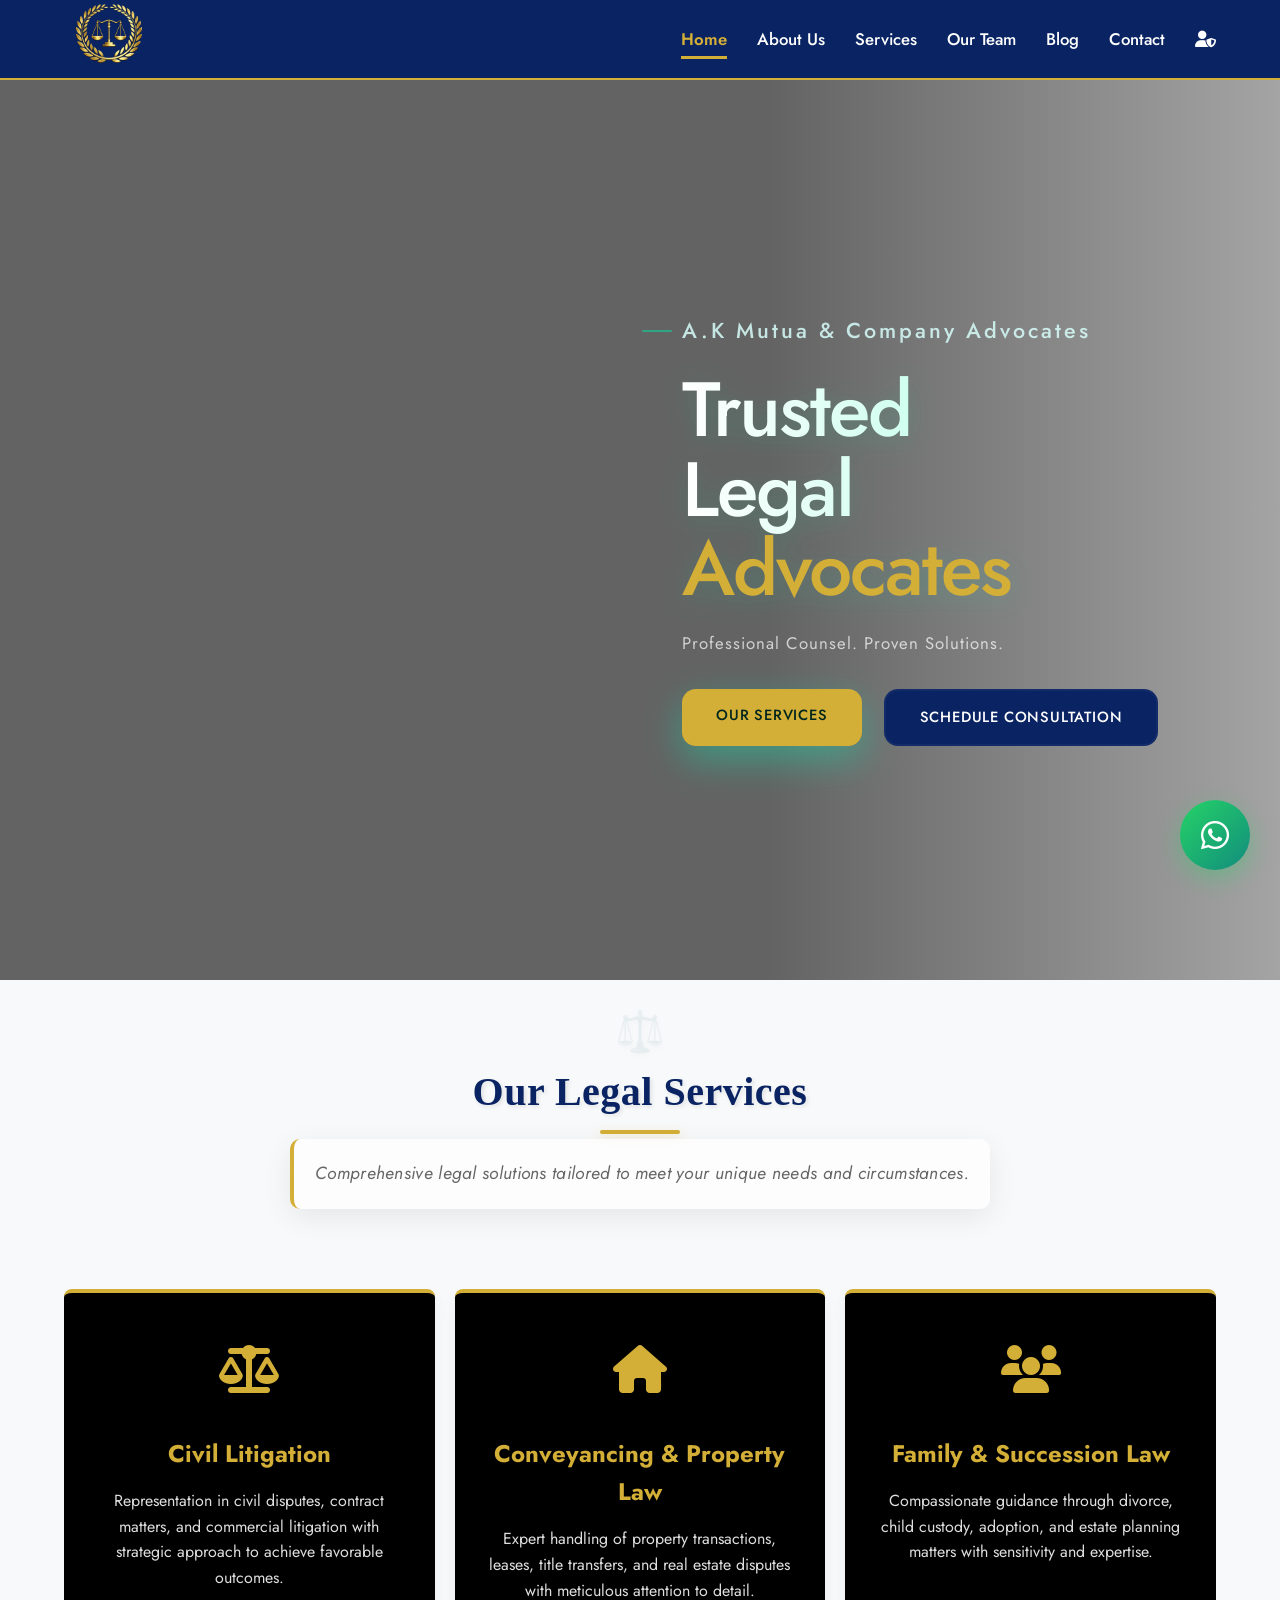
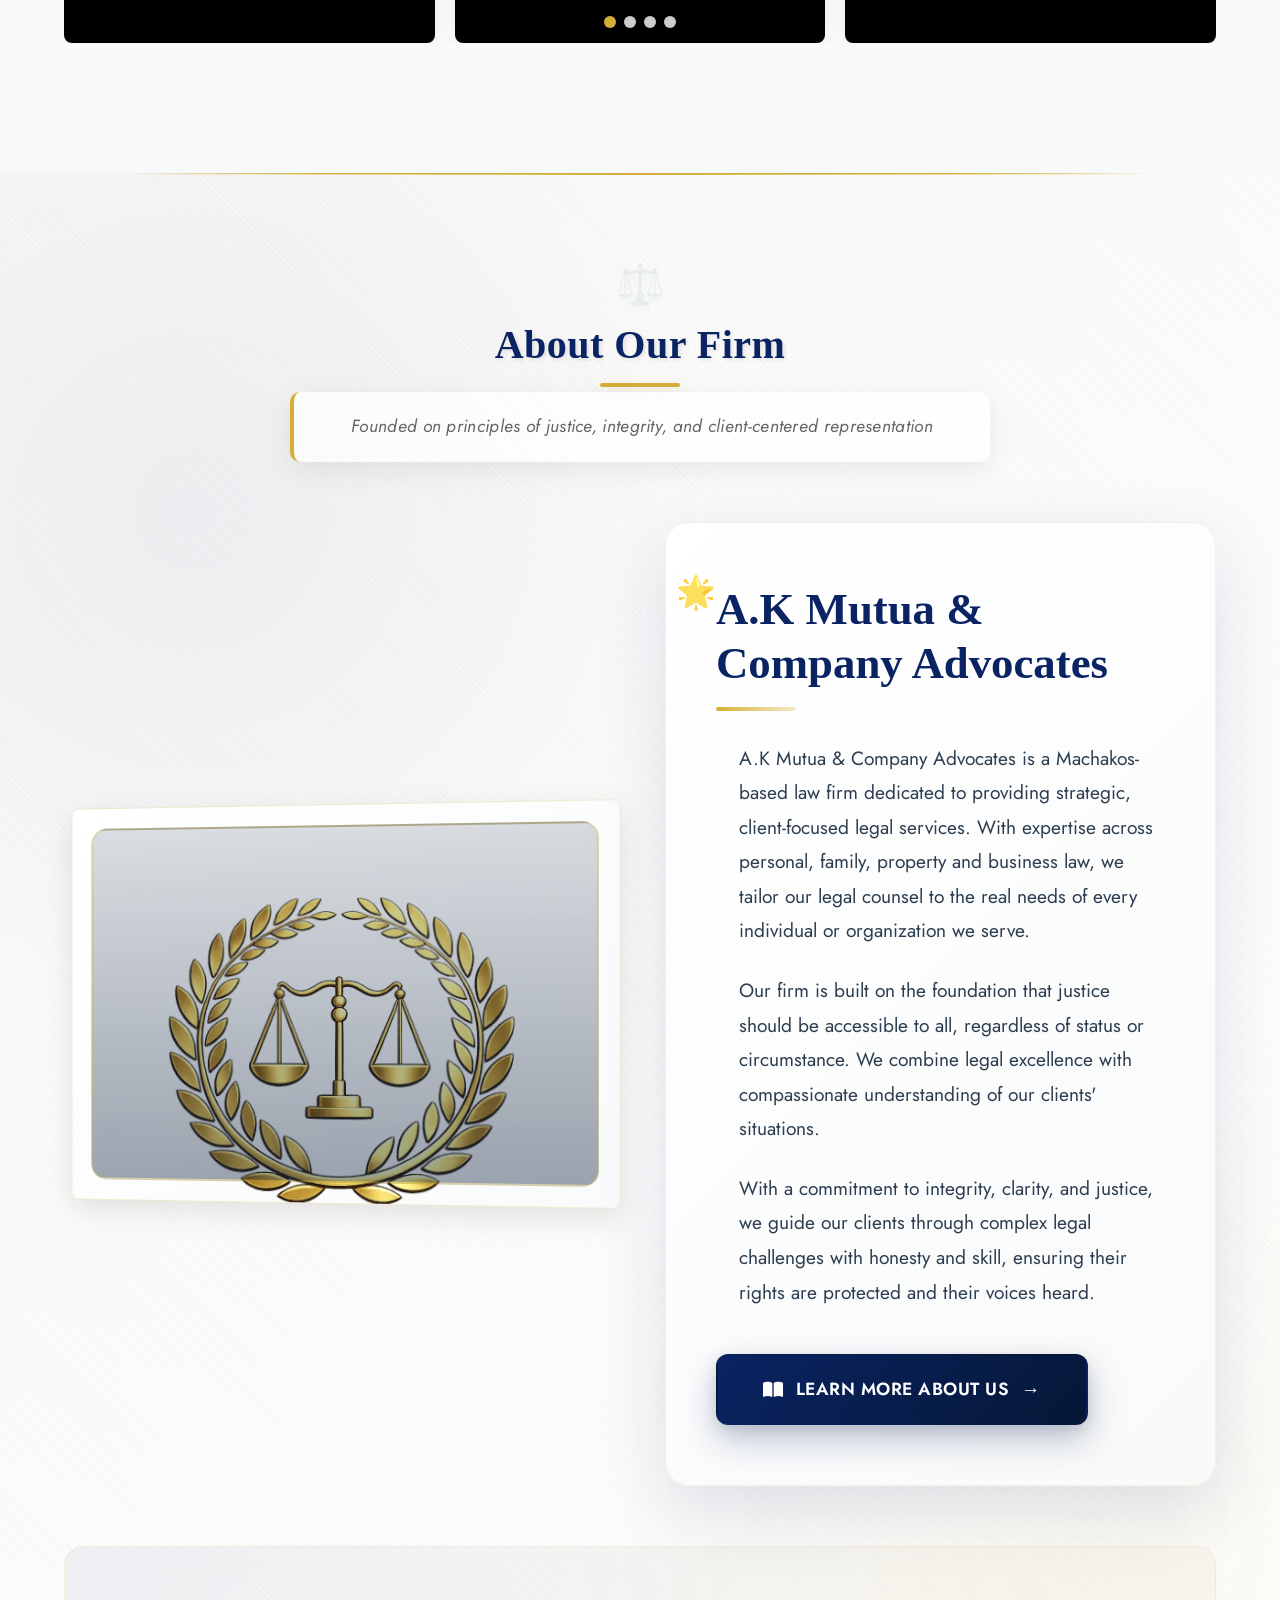
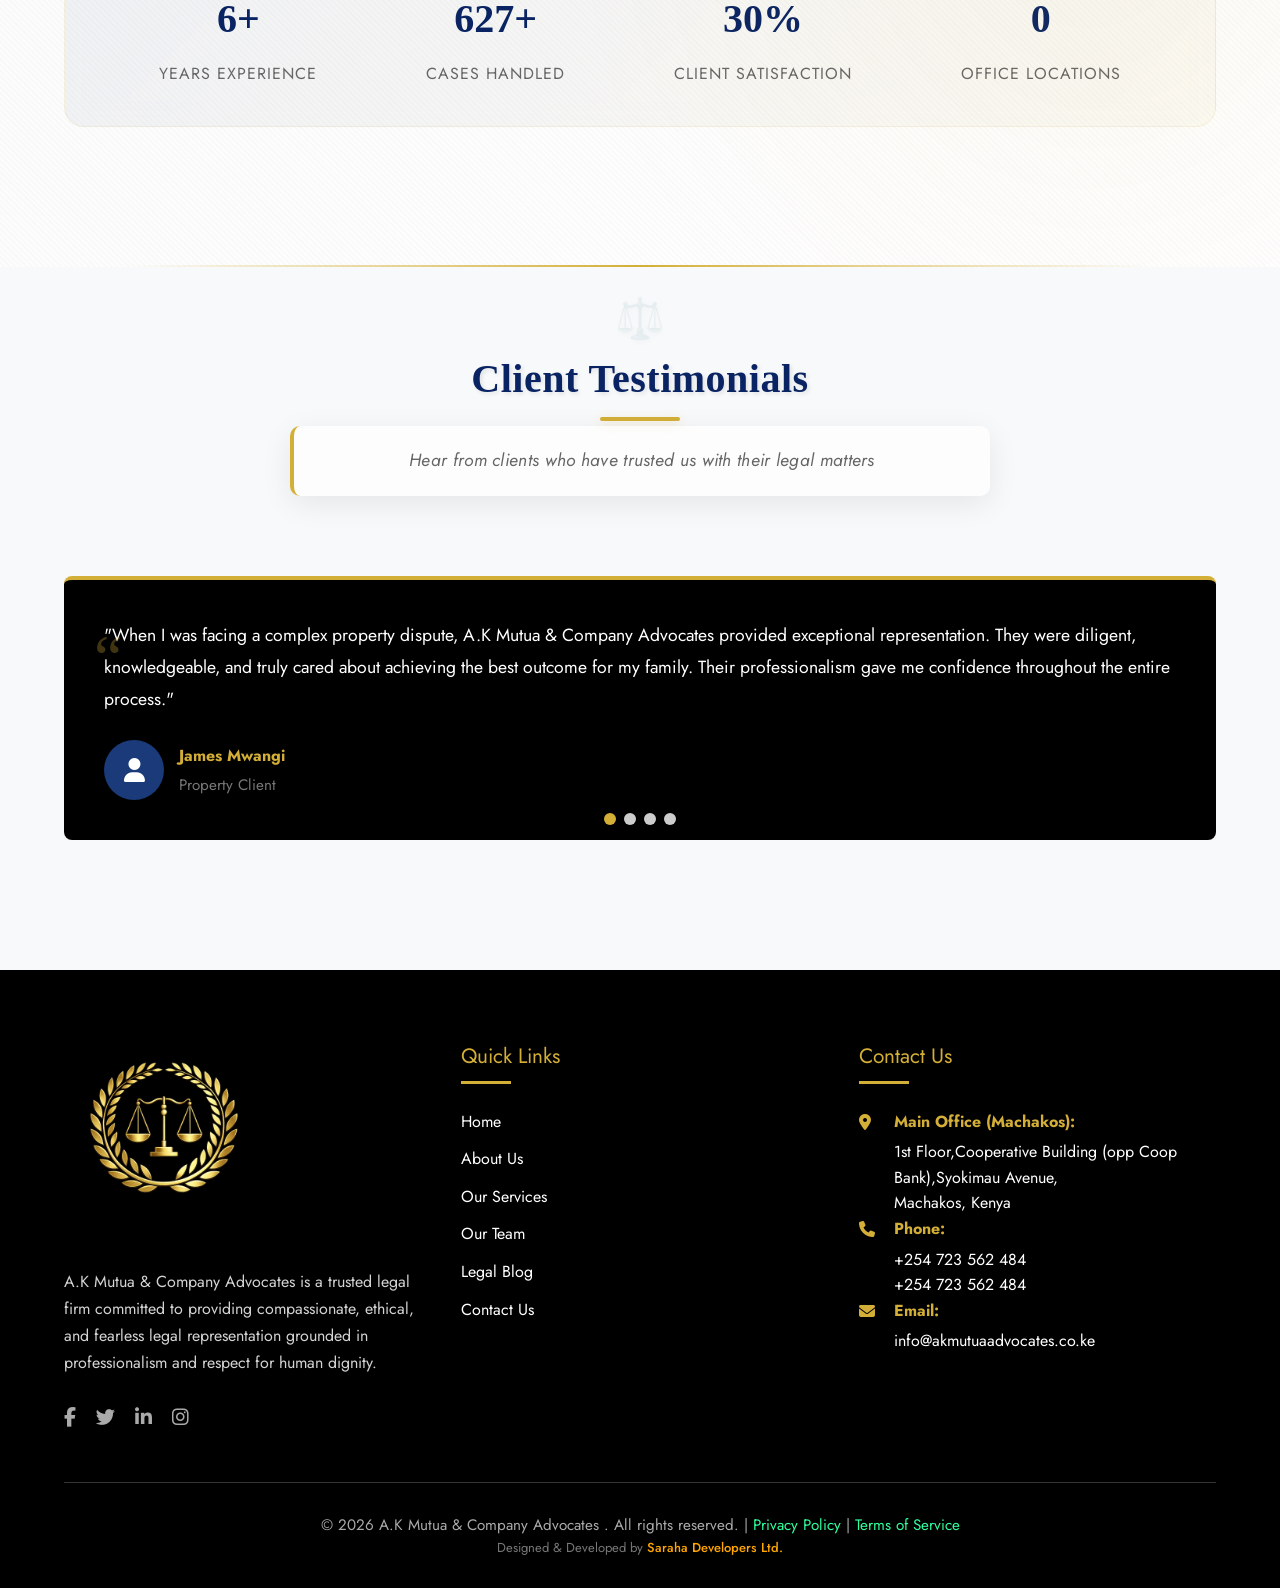
<file: index.html>
<!DOCTYPE html>
<html lang="en">
<head>
  <meta charset="UTF-8" />
  <meta name="viewport" content="width=device-width, initial-scale=1.0" />
  <meta name="robots" content="index, follow" />

  <title>A.K Mutua & Company Advocates | Machakos Law Firm, Kenya</title>
  <meta name="description" content="A.K Mutua & Company Advocates is a trusted law firm in Machakos, Kenya offering civil litigation, conveyancing, family & succession law, criminal defense, and legal advisory services." />
  <meta name="keywords" content="advocates in Machakos, lawyers in Machakos, law firm Kenya, civil litigation, conveyancing, property law, family law, succession law, criminal defense, legal consultancy" />
  <link rel="canonical" href="https://akmutuaadvocates.co.ke/" />

  <!-- Open Graph -->
  <meta property="og:type" content="website" />
  <meta property="og:url" content="https://akmutuaadvocates.co.ke/" />
  <meta property="og:title" content="A.K Mutua & Company Advocates | Machakos Law Firm" />
  <meta property="og:description" content="Trusted legal representation and advisory services in Machakos, Kenya. Book a consultation today." />
  <meta property="og:image" content="https://akmutuaadvocates.co.ke/Muiruri-Mwangi-favicon.webp" />

  <!-- Twitter -->
  <meta name="twitter:card" content="summary_large_image" />
  <meta name="twitter:title" content="A.K Mutua & Company Advocates | Machakos Law Firm" />
  <meta name="twitter:description" content="Trusted legal services in Machakos, Kenya. Civil, conveyancing, family, criminal defense and more." />
  <meta name="twitter:image" content="https://akmutuaadvocates.co.ke/Muiruri-Mwangi-favicon.webp" />

  <!-- Favicons -->
  <link rel="icon" href="Muiruri-Mwangi-favicon.webp" type="image/webp" />
  <link rel="apple-touch-icon" href="Muiruri-Mwangi-favicon.webp" />

  <!-- Fonts -->
  <link rel="preconnect" href="https://fonts.googleapis.com" />
  <link rel="preconnect" href="https://fonts.gstatic.com" crossorigin />
  <link href="https://fonts.googleapis.com/css2?family=Jost:wght@300;400;500;600;700&display=swap" rel="stylesheet" />

  <!-- Icons -->
  <link rel="stylesheet" href="https://cdnjs.cloudflare.com/ajax/libs/font-awesome/6.4.0/css/all.min.css" />

  <!-- Swiper (keep ONLY if your homepage uses Swiper) -->
  <link rel="stylesheet" href="https://cdn.jsdelivr.net/npm/swiper@11/swiper-bundle.min.css" />

  <!-- Page CSS -->
  <link rel="stylesheet" href="index.css" />

  <!-- Local Business / LegalService Schema -->
  <script type="application/ld+json">
  {
    "@context": "https://schema.org",
    "@type": "LegalService",
    "name": "A.K Mutua & Company Advocates",
    "url": "https://akmutuaadvocates.co.ke/",
    "logo": "https://akmutuaadvocates.co.ke/Muiruri-Mwangi-favicon.webp",
    "image": "https://akmutuaadvocates.co.ke/Muiruri-Mwangi-favicon.webp",
    "address": {
      "@type": "PostalAddress",
      "addressLocality": "Machakos",
      "addressCountry": "KE"
    },
    "telephone": "+254723562484",
    "email": "info@akmutuaadvocates.co.ke",
    "areaServed": "Kenya"
  }
  </script>
</head>

<body>
    <!-- Navigation Bar -->
     <!-- Navigation Bar -->
    <nav class="navbar">
        <div class="navbar-container">
            <a href="/" class="favicon">
          <img
            src="Muiruri-Mwangi-favicon.webp"
            alt="A.K Mutua & Company Advocates favicon"
            class="favicon-img"
          />
        </a>
            
            <button class="mobile-menu-btn" id="mobileMenuBtn">
                <i class="fas fa-bars"></i>
            </button>
            
            <ul class="nav-links" id="navLinks">
                <li><a href="index.html" class="active">Home</a></li>
                <li><a href="about.html">About Us</a></li>
                <li><a href="services.html">Services</a></li>
                <li><a href="team.html">Our Team</a></li>
                <li><a href="blog.html">Blog</a></li>
                <li><a href="contact.html" >Contact</a></li>
                <li>
  <a href="login.html" title="Admin Login">
    <i class="fas fa-user-shield"></i>
  </a>
</li>
            </ul>
        </div>
    </nav>

    <!-- Hero Section -->
   <section class="hero">
      <video class="hero-bg-video" autoplay muted loop playsinline>
        <source
          src="https://assets.mixkit.co/videos/47602/47602-720.mp4"
          type="video/mp4"
        />
      </video>

      <div class="hero-overlay"></div>

      <div class="hero-container">
        <div class="hero-visual">
          <!-- Video clip might sit within this container too if you prefer a framed version -->
          <!-- But currently the video is full-screen background, we’ll just treat it as left visual area -->
        </div>

        <div class="hero-text">
          <p class="super-tag">A.K Mutua & Company Advocates</p>

          <h1>
            Trusted <br />
            Legal<br /><span>Advocates</span>
          </h1>

          <p>Professional Counsel. Proven Solutions.</p>
          <!-- <p>Innovate ⭐ Design ⭐ Deliver</p>-->

          <div class="hero-btns">
            <a href="services.html" class="btn btn-primary">Our Services</a>
            <a href="contact.html" class="btn btn-outline">Schedule Consultation</a>
          </div>
        </div>
      </div>
    </section>

    <!-- Services Section -->
    <section class="section-bg">
        <div class="section-title">
            <h2>Our Legal Services</h2>
            <p>Comprehensive legal solutions tailored to meet your unique needs and circumstances.</p>
        </div>
        
        <!-- Services Swiper -->
        <div class="swiper-container">
            <div class="swiper services-swiper">
                <div class="swiper-wrapper">
                    <div class="swiper-slide service-slide">
                        <div class="service-icon">
                            <i class="fas fa-balance-scale"></i>
                        </div>
                        <h3>Civil Litigation</h3>
                        <p>Representation in civil disputes, contract matters, and commercial litigation with strategic approach to achieve favorable outcomes.</p>
                    </div>
                    <div class="swiper-slide service-slide">
                        <div class="service-icon">
                            <i class="fas fa-home"></i>
                        </div>
                        <h3>Conveyancing & Property Law</h3>
                        <p>Expert handling of property transactions, leases, title transfers, and real estate disputes with meticulous attention to detail.</p>
                    </div>
                    <div class="swiper-slide service-slide">
                        <div class="service-icon">
                            <i class="fas fa-users"></i>
                        </div>
                        <h3>Family & Succession Law</h3>
                        <p>Compassionate guidance through divorce, child custody, adoption, and estate planning matters with sensitivity and expertise.</p>
                    </div>
                    <div class="swiper-slide service-slide">
                        <div class="service-icon">
                            <i class="fas fa-gavel"></i>
                        </div>
                        <h3>Criminal Defense</h3>
                        <p>Aggressive defense representation protecting your rights and ensuring fair treatment within the criminal justice system.</p>
                    </div>
                    <div class="swiper-slide service-slide">
                        <div class="service-icon">
                            <i class="fas fa-file-contract"></i>
                        </div>
                        <h3>Legal Consultancy & Advisory</h3>
                        <p>Strategic legal advice for businesses and individuals, contract drafting, and compliance guidance to prevent future disputes.</p>
                    </div>
                    <div class="swiper-slide service-slide">
                        <div class="service-icon">
                            <i class="fas fa-handshake"></i>
                        </div>
                        <h3>Alternative Dispute Resolution</h3>
                        <p>Mediation and arbitration services to resolve conflicts efficiently outside the courtroom, saving time and resources.</p>
                    </div>
                </div>
                <!-- Pagination -->
                <div class="swiper-pagination"></div>
            </div>
        </div>
    </section>

    <!-- About Preview Section -->
   <section class="about-section">
    <!-- Add these decorative lines -->
    <div class="decorative-line top"></div>
    <div class="decorative-line bottom"></div>
    
    <div class="section-title">
        <h2>About Our Firm</h2>
        <p>Founded on principles of justice, integrity, and client-centered representation</p>
    </div>
    
    <div class="about-content">
        <div class="about-image">
            <img
                src="Muiruri-Mwangi-favicon.webp"
                alt="A.K Mutua & Company Advocates office"
                loading="lazy"
            />
        </div>
        
        <div class="about-text">
            <h3>A.K Mutua & Company Advocates </h3>
            <p>A.K Mutua & Company Advocates is a Machakos-based law firm dedicated to providing strategic, client-focused legal services. With expertise across personal, family, property and business law, we tailor our legal counsel to the real needs of every individual or organization we serve.</p>
            <p>Our firm is built on the foundation that justice should be accessible to all, regardless of status or circumstance. We combine legal excellence with compassionate understanding of our clients' situations.</p>
            <p>With a commitment to integrity, clarity, and justice, we guide our clients through complex legal challenges with honesty and skill, ensuring their rights are protected and their voices heard.</p>
            <a href="about.html" class="btn btn-primary">
                <i class="fas fa-book-open"></i> Learn More About Us
            </a>
        </div>
    </div>
    
    <!-- Optional: Add stats overlay -->
   <div class="about-stats">
  <div class="stat-item">
    <div class="stat-number" data-target="20" data-suffix="+">0</div>
    <div class="stat-label">Years Experience</div>
  </div>

  <div class="stat-item">
    <div class="stat-number" data-target="2000" data-suffix="+">0</div>
    <div class="stat-label">Cases Handled</div>
  </div>

  <div class="stat-item">
    <div class="stat-number" data-target="98" data-suffix="%">0</div>
    <div class="stat-label">Client Satisfaction</div>
  </div>

  <div class="stat-item">
    <div class="stat-number" data-target="1">0</div>
    <div class="stat-label">Office Locations</div>
  </div>
</div>

</section>

    <!-- Testimonials Section -->
    <section class="section-bg">
        <div class="section-title">
            <h2>Client Testimonials</h2>
            <p>Hear from clients who have trusted us with their legal matters</p>
        </div>
        
        <!-- Testimonials Swiper -->
        <div class="swiper-container">
            <div class="swiper testimonials-swiper">
                <div class="swiper-wrapper">
                    <div class="swiper-slide">
                        <div class="testimonial-content">
                            "When I was facing a complex property dispute, A.K Mutua & Company Advocates provided exceptional representation. They were diligent, knowledgeable, and truly cared about achieving the best outcome for my family. Their professionalism gave me confidence throughout the entire process."
                        </div>
                        <div class="testimonial-author">
                            <div class="author-avatar">
                                <i class="fas fa-user"></i>
                            </div>
                            <div class="author-info">
                                <h4>James Mwangi</h4>
                                <p>Property Client</p>
                            </div>
                        </div>
                    </div>
                    <div class="swiper-slide">
                        <div class="testimonial-content">
                            "The team handled our company's contractual matters with utmost expertise. They not only resolved our immediate issue but also provided valuable advice to prevent future legal problems. Their responsive communication and attention to detail set them apart."
                        </div>
                        <div class="testimonial-author">
                            <div class="author-avatar">
                                <i class="fas fa-user"></i>
                            </div>
                            <div class="author-info">
                                <h4>Sarah Okoth</h4>
                                <p>Business Client</p>
                            </div>
                        </div>
                    </div>
                    <div class="swiper-slide">
                        <div class="testimonial-content">
                            "During a difficult family matter, I needed compassionate yet strong legal support. Advocate Mutua and his team provided exactly that. They listened carefully, explained everything clearly, and fought tirelessly for my rights. I felt supported every step of the way."
                        </div>
                        <div class="testimonial-author">
                            <div class="author-avatar">
                                <i class="fas fa-user"></i>
                            </div>
                            <div class="author-info">
                                <h4>Grace Wanjiku</h4>
                                <p>Family Law Client</p>
                            </div>
                        </div>
                    </div>
                    <div class="swiper-slide">
                        <div class="testimonial-content">
                            "Facing criminal charges was the most stressful experience of my life. The defense team at A.k Mutua & Company Advocates was exceptional. They investigated thoroughly, built a strong defense, and ultimately secured a favorable outcome. I'm forever grateful for their dedication."
                        </div>
                        <div class="testimonial-author">
                            <div class="author-avatar">
                                <i class="fas fa-user"></i>
                            </div>
                            <div class="author-info">
                                <h4>David Omondi</h4>
                                <p>Criminal Defense Client</p>
                            </div>
                        </div>
                    </div>
                </div>
                <!-- Pagination -->
                <div class="swiper-pagination"></div>
            </div>
        </div>
    </section>

    <!-- Footer -->
   <!-- Footer -->
    <footer>
        <div class="footer-container">
            <div class="footer-about">
                <div class="footer-logo">
                     <a href="/" class="footer-favicon">
              <img
                src="Muiruri-Mwangi-favicon.webp"
                alt="Mutua Advocates favicon"
              />
            </a>
                </div>
                <p>A.K Mutua & Company Advocates is a trusted legal firm committed to providing compassionate, ethical, and fearless legal representation grounded in professionalism and respect for human dignity.</p>
                <div class="social-links">
                    <a href="#" style="color: #aaa; margin-right: 15px; font-size: 1.2rem;"><i class="fab fa-facebook-f"></i></a>
                    <a href="#" style="color: #aaa; margin-right: 15px; font-size: 1.2rem;"><i class="fab fa-twitter"></i></a>
                    <a href="#" style="color: #aaa; margin-right: 15px; font-size: 1.2rem;"><i class="fab fa-linkedin-in"></i></a>
                    <a href="#" style="color: #aaa; font-size: 1.2rem;"><i class="fab fa-instagram"></i></a>
                </div>
            </div>
            
            <div class="footer-links">
                <h3>Quick Links</h3>
                <ul>
                    <li><a href="index.html">Home</a></li>
                    <li><a href="about.html">About Us</a></li>
                    <li><a href="services.html">Our Services</a></li>
                    <li><a href="team.html">Our Team</a></li>
                    <li><a href="blog.html">Legal Blog</a></li>
                    <li><a href="contact.html">Contact Us</a></li>
                </ul>
            </div>
            
            <div class="footer-contact">
                <h3>Contact Us</h3>
                <div class="contact-info">
                    <div class="contact-items">
                        <i class="fas fa-map-marker-alt"></i>
                        <div>
                           <h4><strong>Main Office (Machakos):</strong></h4> 
                           <a href="https://share.google/2mkZ0YIY6pciWFi7S"> 1st Floor,Cooperative Building (opp Coop Bank),Syokimau Avenue,<br>
                            Machakos, Kenya</a>
                        </div>
                    </div>
                    <div class="contact-items">
                        <i class="fas fa-phone"></i>
                        <div>
                            <h4 id="header-fours"><strong>Phone:</strong></h4>
                           <a href="tel:+254723562484"> +254 723 562 484</a><br>
                            <a href="tel:+254723562484">+254 723 562 484</a>
                        </div>
                    </div>
                    <div class="contact-items">
                        <i class="fas fa-envelope"></i>
                        <div>
                            <h4><strong>Email:</strong></h4>
                            <a href="mailto:info@akmutuaadvocates.co.ke">info@akmutuaadvocates.co.ke</a>
                        </div>
                    </div>
                </div>
            </div>
        </div>
        
         <div class="copyright">
                <p>&copy; <span id="y"></span> A.K Mutua & Company Advocates . All rights reserved. | <a href="#" style="color:rgb(47, 255, 158);">Privacy Policy</a> | <a href="#" style="color:rgb(47, 255, 158);">Terms of Service</a></p>
              <script>document.getElementById("y").textContent=new Date().getFullYear()</script>

          <p style="margin: 0; font-size: 13px; color: #777">
            Designed & Developed by
            <a
              href="https://sarahadevelopers.co.ke"
              target="_blank"
              rel="noopener"
              style="color: orange; text-decoration: none; font-weight: 500"
            >
              Saraha Developers Ltd.
            </a>
          </p>
            </div>
      </div>
    </footer>
    <!-- WhatsApp Float -->
    <a href="https://wa.me/254723562484?text=Hello%20Advocate%20Mutua%2C%20I%20am%20reaching%20out%20through%20your%20website.%0A%0AName%3A%20%5BYour%20Name%5D%0APhone%3A%20%5BYour%20Phone%5D%0AMatter%3A%20%5BBrief%20Description%5D%0ALocation%3A%20%5BOptional%5D%0A%0AKindly%20advise%20on%20the%20next%20step%20and%20available%20time%20for%20a%20consultation.%20Thank%20you." class="whatsapp-float" target="_blank">
      <i class="fab fa-whatsapp"></i>
    </a>

    <!-- Swiper JS -->
    <script src="https://unpkg.com/swiper/swiper-bundle.min.js"></script>
    
    <script src="index.js"></script>
</body>
</html>
</file>
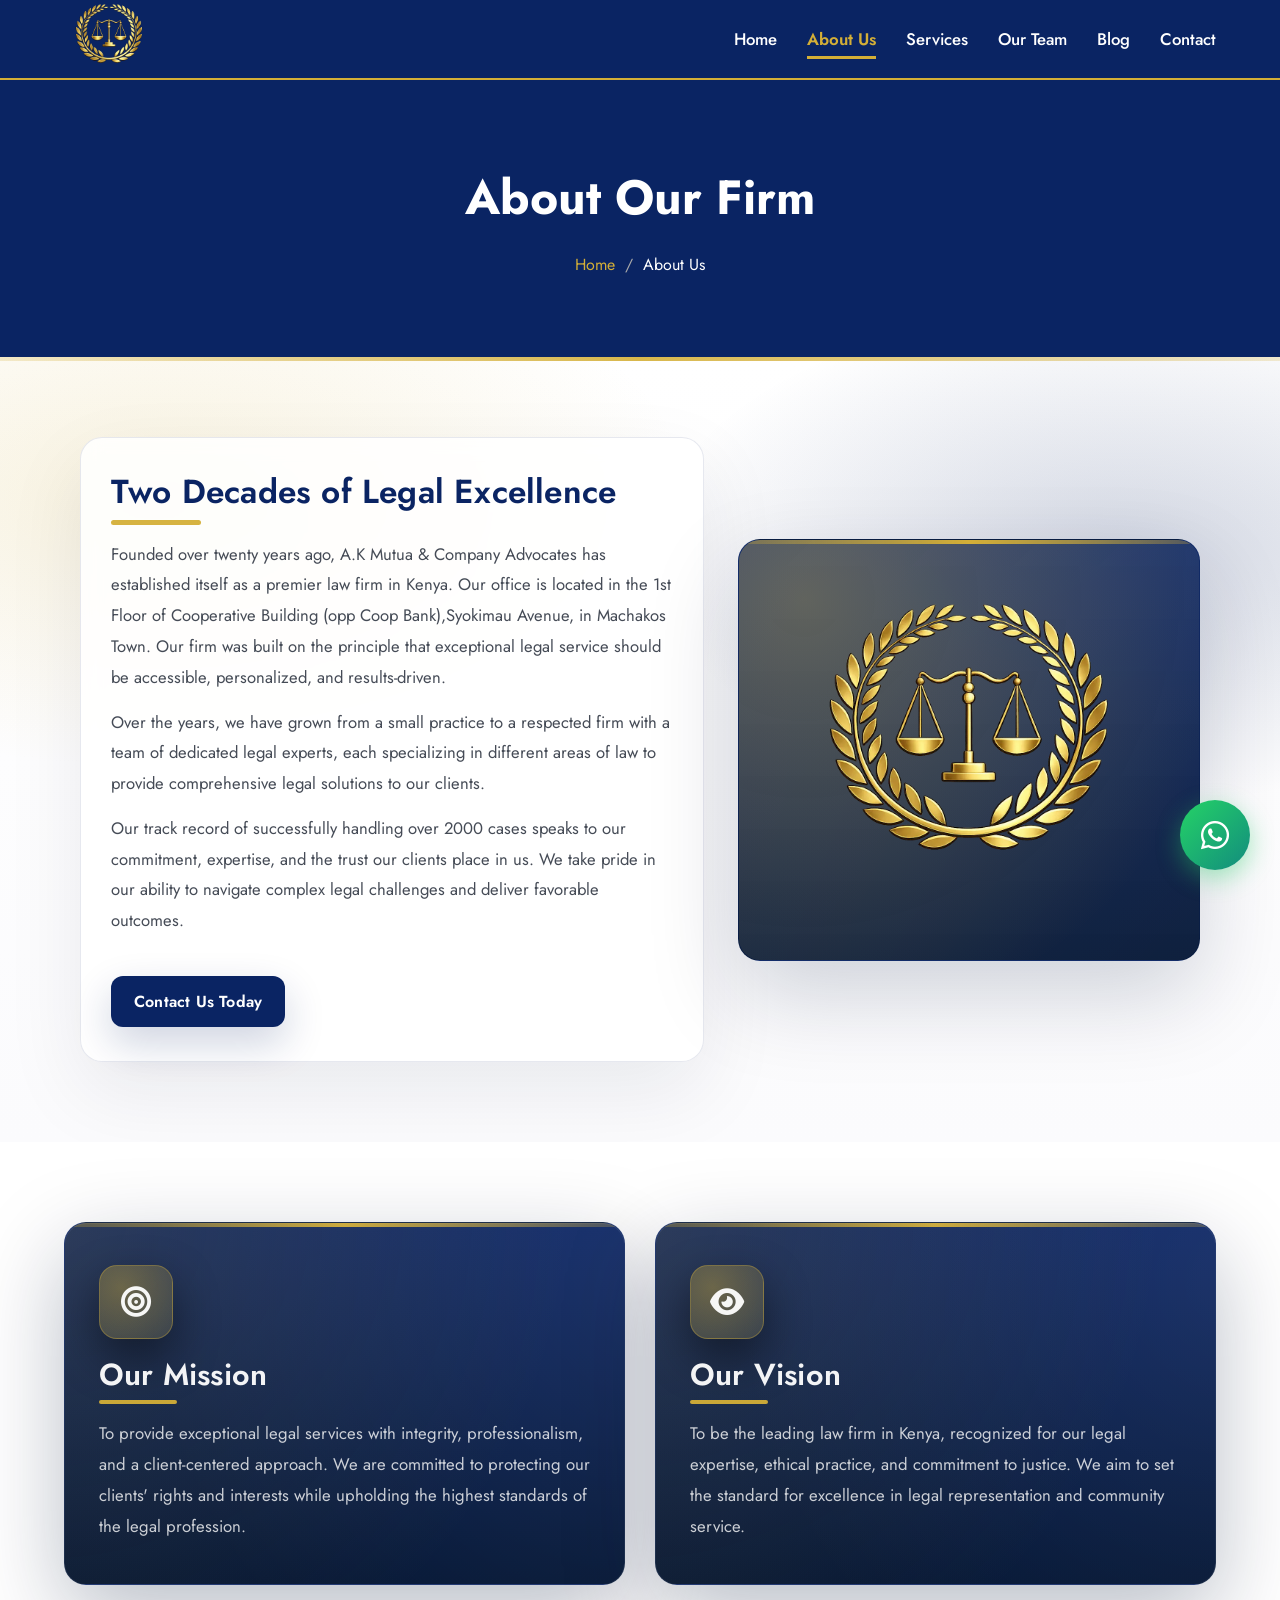
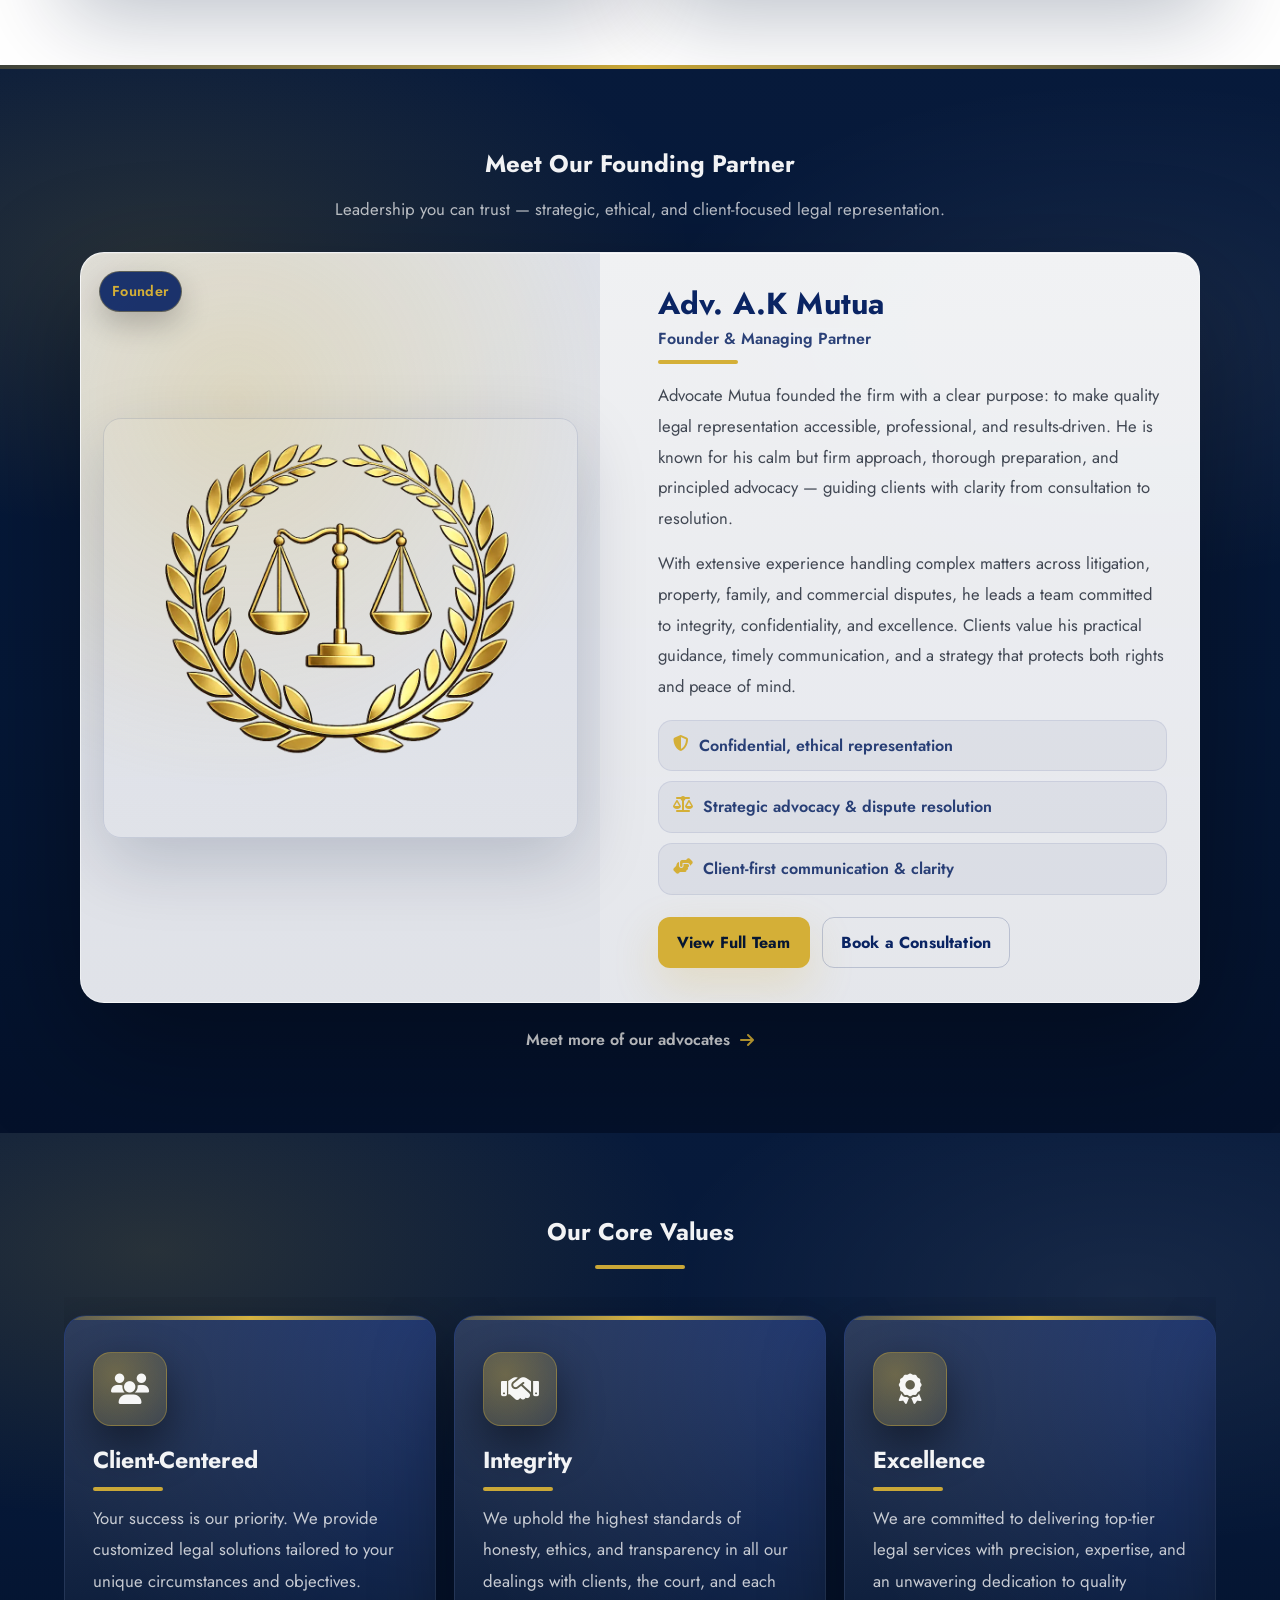
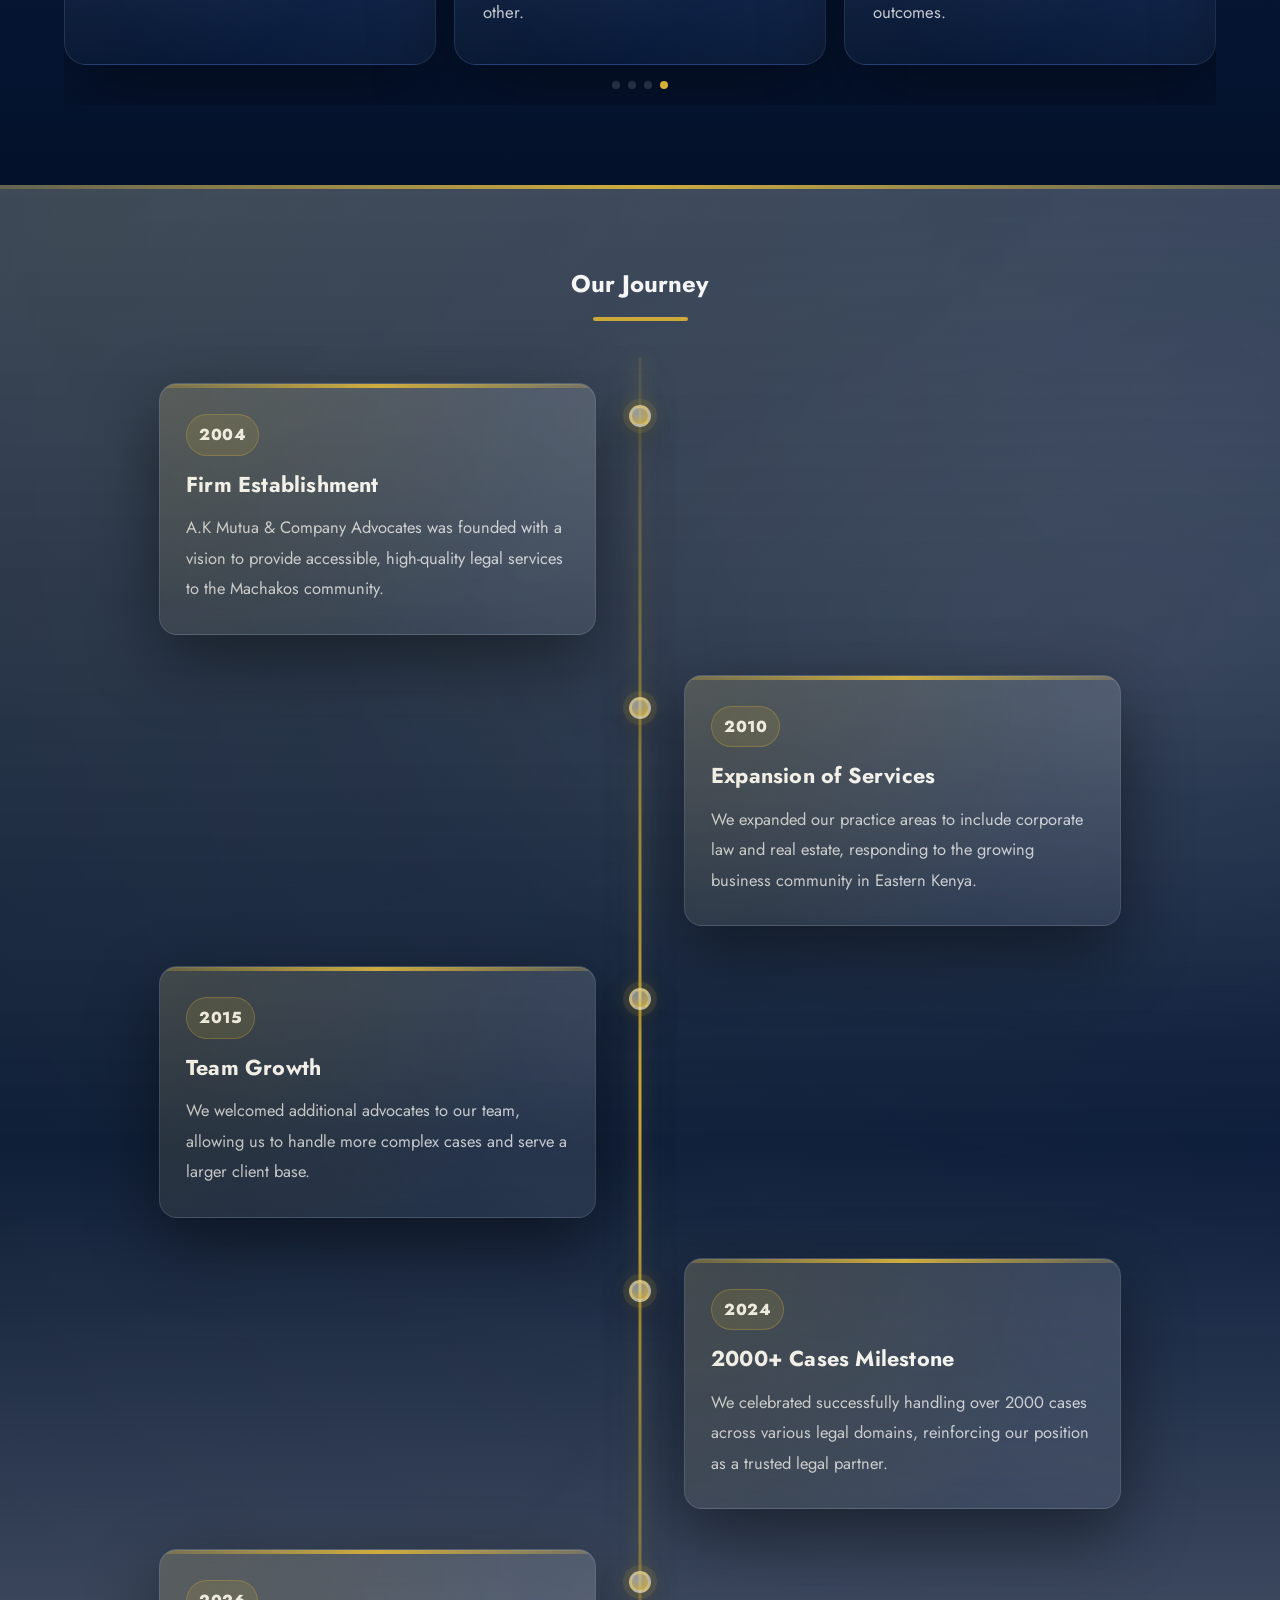
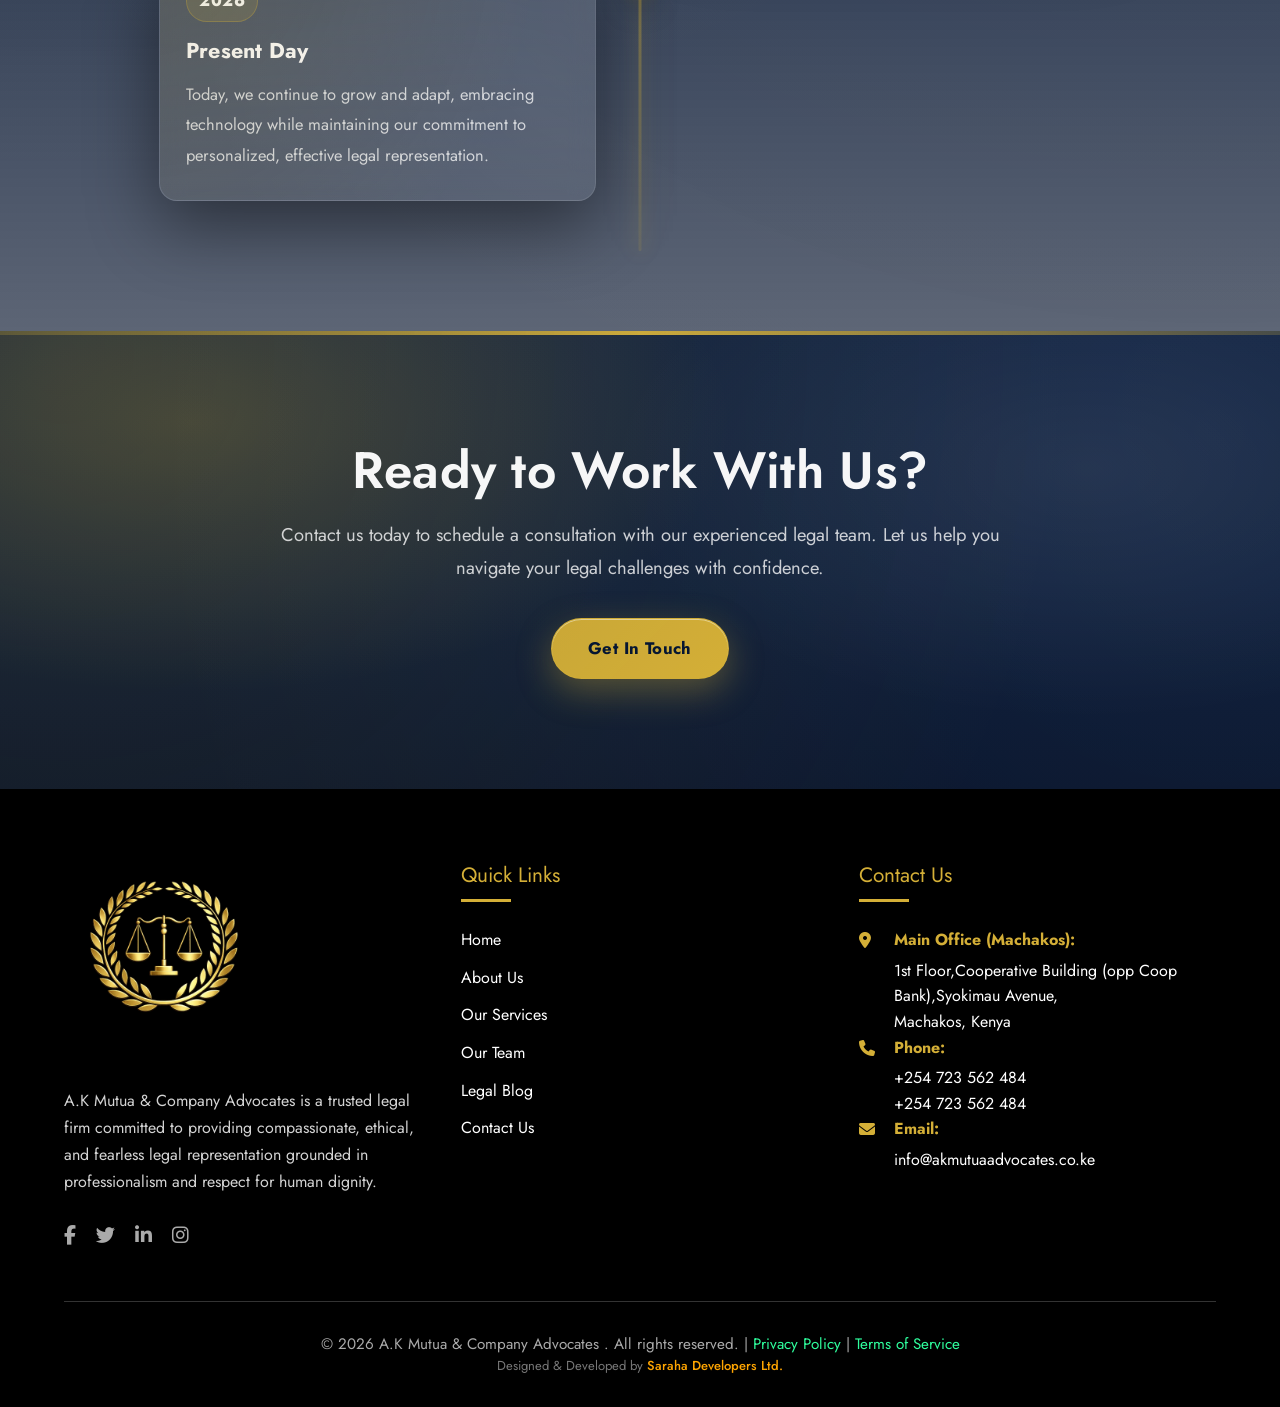
<file: about.html>
<!DOCTYPE html>
<html lang="en">
<head>
  <meta charset="UTF-8" />
  <meta name="viewport" content="width=device-width, initial-scale=1.0" />
  <meta name="robots" content="index, follow" />

  <title>About Us | A.K Mutua &amp; Company Advocates (Machakos, Kenya)</title>
  <meta name="description" content="Learn about A.K Mutua & Company Advocates in Machakos, Kenya—our values, experience, and commitment to trusted legal representation for individuals and businesses." />
  <meta name="keywords" content="Mutua Advocates, advocates in Machakos, lawyers in Machakos, law firm Kenya, legal services Kenya, corporate law, conveyancing, litigation, family law" />
  <link rel="canonical" href="https://akmutuaadvocates.co.ke/about.html" />

  <!-- Open Graph (Facebook/LinkedIn) -->
  <meta property="og:type" content="website" />
  <meta property="og:url" content="https://akmutuaadvocates.co.ke/about.html" />
  <meta property="og:title" content="About Us | A.K Mutua & Company Advocates" />
  <meta property="og:description" content="Learn about our law firm in Machakos, Kenya—our values, experience, and trusted legal services." />
  <meta property="og:image" content="https://akmutuaadvocates.co.ke/Muiruri-Mwangi-favicon.webp" />

  <!-- Twitter -->
  <meta name="twitter:card" content="summary_large_image" />
  <meta name="twitter:title" content="About Us | A.K Mutua & Company Advocates" />
  <meta name="twitter:description" content="Learn about our law firm in Machakos, Kenya—our values, experience, and trusted legal services." />
  <meta name="twitter:image" content="https://akmutuaadvocates.co.ke/Muiruri-Mwangi-favicon.webp" />

  <!-- Favicons -->
  <link rel="icon" href="Muiruri-Mwangi-favicon.webp" type="image/webp" />
  <link rel="apple-touch-icon" href="Muiruri-Mwangi-favicon.webp" />

  <!-- Performance: Fonts -->
  <link rel="preconnect" href="https://fonts.googleapis.com" />
  <link rel="preconnect" href="https://fonts.gstatic.com" crossorigin />
  <link href="https://fonts.googleapis.com/css2?family=Jost:wght@300;400;500;600;700&display=swap" rel="stylesheet" />

  <!-- Swiper (keep only ONE - remove duplicates) -->
  <link rel="stylesheet" href="https://cdn.jsdelivr.net/npm/swiper@11/swiper-bundle.min.css" />

  <!-- Icons -->
  <link rel="stylesheet" href="https://cdnjs.cloudflare.com/ajax/libs/font-awesome/6.4.0/css/all.min.css" />

  <!-- Page CSS -->
  <link rel="stylesheet" href="about.css" />

  <!-- Optional: Basic Organization Schema -->
  <script type="application/ld+json">
  {
    "@context": "https://schema.org",
    "@type": "LegalService",
    "name": "A.K Mutua & Company Advocates",
    "url": "https://akmutuaadvocates.co.ke",
    "areaServed": "Kenya",
    "address": {
      "@type": "PostalAddress",
      "addressLocality": "Machakos",
      "addressCountry": "KE"
    }
  }
  </script>
</head>

<body>
   <!-- Navigation Bar -->
    <nav class="navbar">
        <div class="navbar-container">
            <a href="/" class="favicon">
          <img
            src="Muiruri-Mwangi-favicon.webp"
            alt="A.K Mutua & Company Advocates favicon"
            class="favicon-img"
          />
        </a>
            
            <button class="mobile-menu-btn" id="mobileMenuBtn">
                <i class="fas fa-bars"></i>
            </button>
            
            <ul class="nav-links" id="navLinks">
                <li><a href="index.html">Home</a></li>
                <li><a href="about.html" class="active">About Us</a></li>
                <li><a href="services.html">Services</a></li>
                <li><a href="team.html">Our Team</a></li>
                <li><a href="blog.html">Blog</a></li>
                <li><a href="contact.html" >Contact</a></li>
            </ul>
        </div>
    </nav>

    <!-- Page Header -->
    <header class="page-header">
        <h1>About Our Firm</h1>
        <ul class="breadcrumb">
            <li><a href="/">Home</a></li>
            <li>About Us</li>
        </ul>
    </header>

    <!-- About Section -->
  <!-- About Intro Section -->
    <section class="section about-intro">
      <div class="container">
        <div class="about-content">
          <div class="about-text">
            <h2>Two Decades of Legal Excellence</h2>
            <p>
              Founded over twenty years ago, A.K Mutua & Company Advocates
              has established itself as a premier law firm in Kenya. Our
               office is located in the 1st Floor of Cooperative Building (opp Coop Bank),Syokimau Avenue, in Machakos Town. Our firm was
              built on the principle that exceptional legal service should be
              accessible, personalized, and results-driven.
            </p>
            <p>
              Over the years, we have grown from a small practice to a respected
              firm with a team of dedicated legal experts, each specializing in
              different areas of law to provide comprehensive legal solutions to
              our clients.
            </p>
            <p>
              Our track record of successfully handling over 2000 cases speaks
              to our commitment, expertise, and the trust our clients place in
              us. We take pride in our ability to navigate complex legal
              challenges and deliver favorable outcomes.
            </p>
            <br />
            <a href="contact.html" class="btn">Contact Us Today</a>
          </div>
          <div class="about-image">
            <img src="Muiruri-Mwangi-favicon.webp" alt="Our Office" />
          </div>
        </div>
      </div>
    </section>

    <!-- Mission & Vision Section -->
    <section class="section">
      <div class="container">
        <div class="mission-vision">
          <div class="mission-card">
            <div class="mission-icon">
              <i class="fas fa-bullseye"></i>
            </div>
            <h2>Our Mission</h2>
            <p>
              To provide exceptional legal services with integrity,
              professionalism, and a client-centered approach. We are committed
              to protecting our clients' rights and interests while upholding
              the highest standards of the legal profession.
            </p>
          </div>
          <div class="vision-card">
            <div class="vision-icon">
              <i class="fas fa-eye"></i>
            </div>
            <h2>Our Vision</h2>
            <p>
              To be the leading law firm in Kenya, recognized for our legal
              expertise, ethical practice, and commitment to justice. We aim to
              set the standard for excellence in legal representation and
              community service.
            </p>
          </div>
        </div>
      </div>
    </section>

    <!-- Our Team Section -->
   <section class="section team team-premium" id="founding-partner">
  <div class="container">
    <div class="team-header">
      <h2 class="section-title">Meet Our Founding Partner</h2>
      <p class="team-subtitle">
        Leadership you can trust — strategic, ethical, and client-focused legal representation.
      </p>
    </div>

    <div class="team-grid">
      <article class="team-member premium-card">
        <div class="member-image">
          <!-- Passport photo goes here -->
          <img
            src="Muiruri-Mwangi-favicon.webp"
            alt="Advocate Mutua - Founder & Managing Partner"
            loading="lazy"
          />

          <div class="member-badge">
            <span>Founder</span>
          </div>
        </div>

        <div class="member-info">
          <h3 class="member-name">Adv. A.K Mutua</h3>
          <p class="member-position">Founder & Managing Partner</p>

          <p class="member-bio">
            Advocate Mutua founded the firm with a clear purpose: to make quality legal representation
            accessible, professional, and results-driven. He is known for his calm but firm approach, thorough
            preparation, and principled advocacy — guiding clients with clarity from consultation to resolution.
          </p>

          <p class="member-bio">
            With extensive experience handling complex matters across litigation, property, family, and commercial
            disputes, he leads a team committed to integrity, confidentiality, and excellence. Clients value his
            practical guidance, timely communication, and a strategy that protects both rights and peace of mind.
          </p>

          <ul class="member-highlights">
            <li><i class="fa-solid fa-shield-halved"></i> Confidential, ethical representation</li>
            <li><i class="fa-solid fa-scale-balanced"></i> Strategic advocacy & dispute resolution</li>
            <li><i class="fa-solid fa-handshake-angle"></i> Client-first communication & clarity</li>
          </ul>

          <div class="member-actions">
            <a href="team.html" class="btn btn-gold">View Full Team</a>
            <a href="contact.html" class="btn btn-outline">Book a Consultation</a>
          </div>
        </div>
      </article>
    </div>

    <div class="team-footer">
      <a href="team.html" class="team-link">
        Meet more of our advocates <i class="fa-solid fa-arrow-right"></i>
      </a>
    </div>
  </div>
</section>


    <!-- Values Section -->
   <section class="section values values-slider">
  <div class="container">
    <h2 class="section-title">Our Core Values</h2>

    <div class="swiper valuesSwiper2">
      <div class="swiper-wrapper">

        <div class="swiper-slide">
          <div class="value-card navy-card">
            <div class="value-icon">
              <i class="fas fa-handshake"></i>
            </div>
            <h3>Integrity</h3>
            <p>
              We uphold the highest standards of honesty, ethics, and
              transparency in all our dealings with clients, the court, and each
              other.
            </p>
          </div>
        </div>

        <div class="swiper-slide">
          <div class="value-card navy-card">
            <div class="value-icon">
              <i class="fas fa-award"></i>
            </div>
            <h3>Excellence</h3>
            <p>
              We are committed to delivering top-tier legal services with
              precision, expertise, and an unwavering dedication to quality
              outcomes.
            </p>
          </div>
        </div>

        <div class="swiper-slide">
          <div class="value-card navy-card">
            <div class="value-icon">
              <i class="fas fa-user-tie"></i>
            </div>
            <h3>Professionalism</h3>
            <p>
              We maintain the utmost legal standards, respect for the judicial
              process, and unwavering respect for our clients and colleagues.
            </p>
          </div>
        </div>

        <div class="swiper-slide">
          <div class="value-card navy-card">
            <div class="value-icon">
              <i class="fas fa-users"></i>
            </div>
            <h3>Client-Centered</h3>
            <p>
              Your success is our priority. We provide customized legal
              solutions tailored to your unique circumstances and objectives.
            </p>
          </div>
        </div>

      </div>

      <div class="swiper-pagination valuesPagination2"></div>
    </div>
  </div>
</section>


    <!-- History Section -->
    <section class="section history">
      <div class="container">
        <h2 class="section-title">Our Journey</h2>
        <div class="timeline">
          <div class="timeline-item">
            <div class="timeline-marker"></div>
            <div class="timeline-content">
              <div class="timeline-year">2004</div>
              <h3>Firm Establishment</h3>
              <p>
                A.K Mutua & Company Advocates was founded with a vision
                to provide accessible, high-quality legal services to the
                Machakos community.
              </p>
            </div>
          </div>
          <div class="timeline-item">
            <div class="timeline-marker"></div>
            <div class="timeline-content">
              <div class="timeline-year">2010</div>
              <h3>Expansion of Services</h3>
              <p>
                We expanded our practice areas to include corporate law and real
                estate, responding to the growing business community in Eastern
                Kenya.
              </p>
            </div>
          </div>
          <div class="timeline-item">
            <div class="timeline-marker"></div>
            <div class="timeline-content">
              <div class="timeline-year">2015</div>
              <h3>Team Growth</h3>
              <p>
                We welcomed  additional advocates to our team, allowing us
                to handle more complex cases and serve a larger client base. <!--  It
                is during this time that we added two branches in Nairobi and
                Machakos Town.-->
              </p>
            </div>
          </div>
          <div class="timeline-item">
            <div class="timeline-marker"></div>
            <div class="timeline-content">
              <div class="timeline-year">2024</div>
              <h3>2000+ Cases Milestone</h3>
              <p>
                We celebrated successfully handling over 2000 cases across
                various legal domains, reinforcing our position as a trusted
                legal partner.
              </p>
            </div>
          </div>
          <div class="timeline-item">
            <div class="timeline-marker"></div>
            <div class="timeline-content">
              <div class="timeline-year">2026</div>
              <h3>Present Day</h3>
              <p>
                Today, we continue to grow and adapt, embracing technology while
                maintaining our commitment to personalized, effective legal
                representation.
              </p>
            </div>
          </div>
        </div>
      </div>
    </section>

    <!-- CTA Section -->
    <section class="cta">
      <div class="container">
        <h1>Ready to Work With Us?</h1>
        <p>
          Contact us today to schedule a consultation with our experienced legal
          team. Let us help you navigate your legal challenges with confidence.
        </p>
        <a href="contact.html" class="btn">Get In Touch</a>
      </div>
    </section>

    <!-- Footer -->
    <!-- Footer -->
    <footer>
        <div class="footer-container">
            <div class="footer-about">
                <div class="footer-logo">
                     <a href="/" class="footer-favicon">
              <img
                src="Muiruri-Mwangi-favicon.webp"
                alt="Mutua Advocates favicon"
              />
            </a>
                </div>
                <p>A.K Mutua & Company Advocates is a trusted legal firm committed to providing compassionate, ethical, and fearless legal representation grounded in professionalism and respect for human dignity.</p>
                <div class="social-links">
                    <a href="#" style="color: #aaa; margin-right: 15px; font-size: 1.2rem;"><i class="fab fa-facebook-f"></i></a>
                    <a href="#" style="color: #aaa; margin-right: 15px; font-size: 1.2rem;"><i class="fab fa-twitter"></i></a>
                    <a href="#" style="color: #aaa; margin-right: 15px; font-size: 1.2rem;"><i class="fab fa-linkedin-in"></i></a>
                    <a href="#" style="color: #aaa; font-size: 1.2rem;"><i class="fab fa-instagram"></i></a>
                </div>
            </div>
            
            <div class="footer-links">
                <h3>Quick Links</h3>
                <ul>
                    <li><a href="index.html">Home</a></li>
                    <li><a href="about.html">About Us</a></li>
                    <li><a href="services.html">Our Services</a></li>
                    <li><a href="team.html">Our Team</a></li>
                    <li><a href="blog.html">Legal Blog</a></li>
                    <li><a href="contact.html">Contact Us</a></li>
                </ul>
            </div>
            
            <div class="footer-contact">
                <h3>Contact Us</h3>
                <div class="contact-info">
                    <div class="contact-items">
                        <i class="fas fa-map-marker-alt"></i>
                        <div>
                           <h4><strong>Main Office (Machakos):</strong></h4> 
                           <a href="https://share.google/2mkZ0YIY6pciWFi7S"> 1st Floor,Cooperative Building (opp Coop Bank),Syokimau Avenue,<br>
                            Machakos, Kenya</a>
                        </div>
                    </div>
                    <div class="contact-items">
                        <i class="fas fa-phone"></i>
                        <div>
                            <h4 id="header-fours"><strong>Phone:</strong></h4>
                           <a href="tel:+254723562484"> +254 723 562 484</a><br>
                            <a href="tel:+254723562484">+254 723 562 484</a>
                        </div>
                    </div>
                    <div class="contact-items">
                        <i class="fas fa-envelope"></i>
                        <div>
                            <h4><strong>Email:</strong></h4>
                            <a href="mailto:info@akmutuaadvocates.co.ke">info@akmutuaadvocates.co.ke</a>
                        </div>
                    </div>
                </div>
            </div>
        </div>
        
         <div class="copyright">
                <p>&copy; <span id="y"></span> A.K Mutua & Company Advocates . All rights reserved. | <a href="#" style="color:rgb(47, 255, 158);">Privacy Policy</a> | <a href="#" style="color:rgb(47, 255, 158);">Terms of Service</a></p>
              <script>document.getElementById("y").textContent=new Date().getFullYear()</script>

          <p style="margin: 0; font-size: 13px; color: #777">
            Designed & Developed by
            <a
              href="https://sarahadevelopers.co.ke"
              target="_blank"
              rel="noopener"
              style="color: orange; text-decoration: none; font-weight: 500"
            >
              Saraha Developers Ltd.
            </a>
          </p>
            </div>
      </div>
    </footer>
    <!-- WhatsApp Float -->
    <a href="https://wa.me/254723562484?text=Hello%20Advocate%20Mutua%2C%20I%20am%20reaching%20out%20through%20your%20website.%0A%0AName%3A%20%5BYour%20Name%5D%0APhone%3A%20%5BYour%20Phone%5D%0AMatter%3A%20%5BBrief%20Description%5D%0ALocation%3A%20%5BOptional%5D%0A%0AKindly%20advise%20on%20the%20next%20step%20and%20available%20time%20for%20a%20consultation.%20Thank%20you." class="whatsapp-float" target="_blank">
      <i class="fab fa-whatsapp"></i>
    </a>
<script src="https://cdn.jsdelivr.net/npm/swiper@11/swiper-bundle.min.js"></script>

    <script src="about.js"></script>
</body>
</html>
</file>
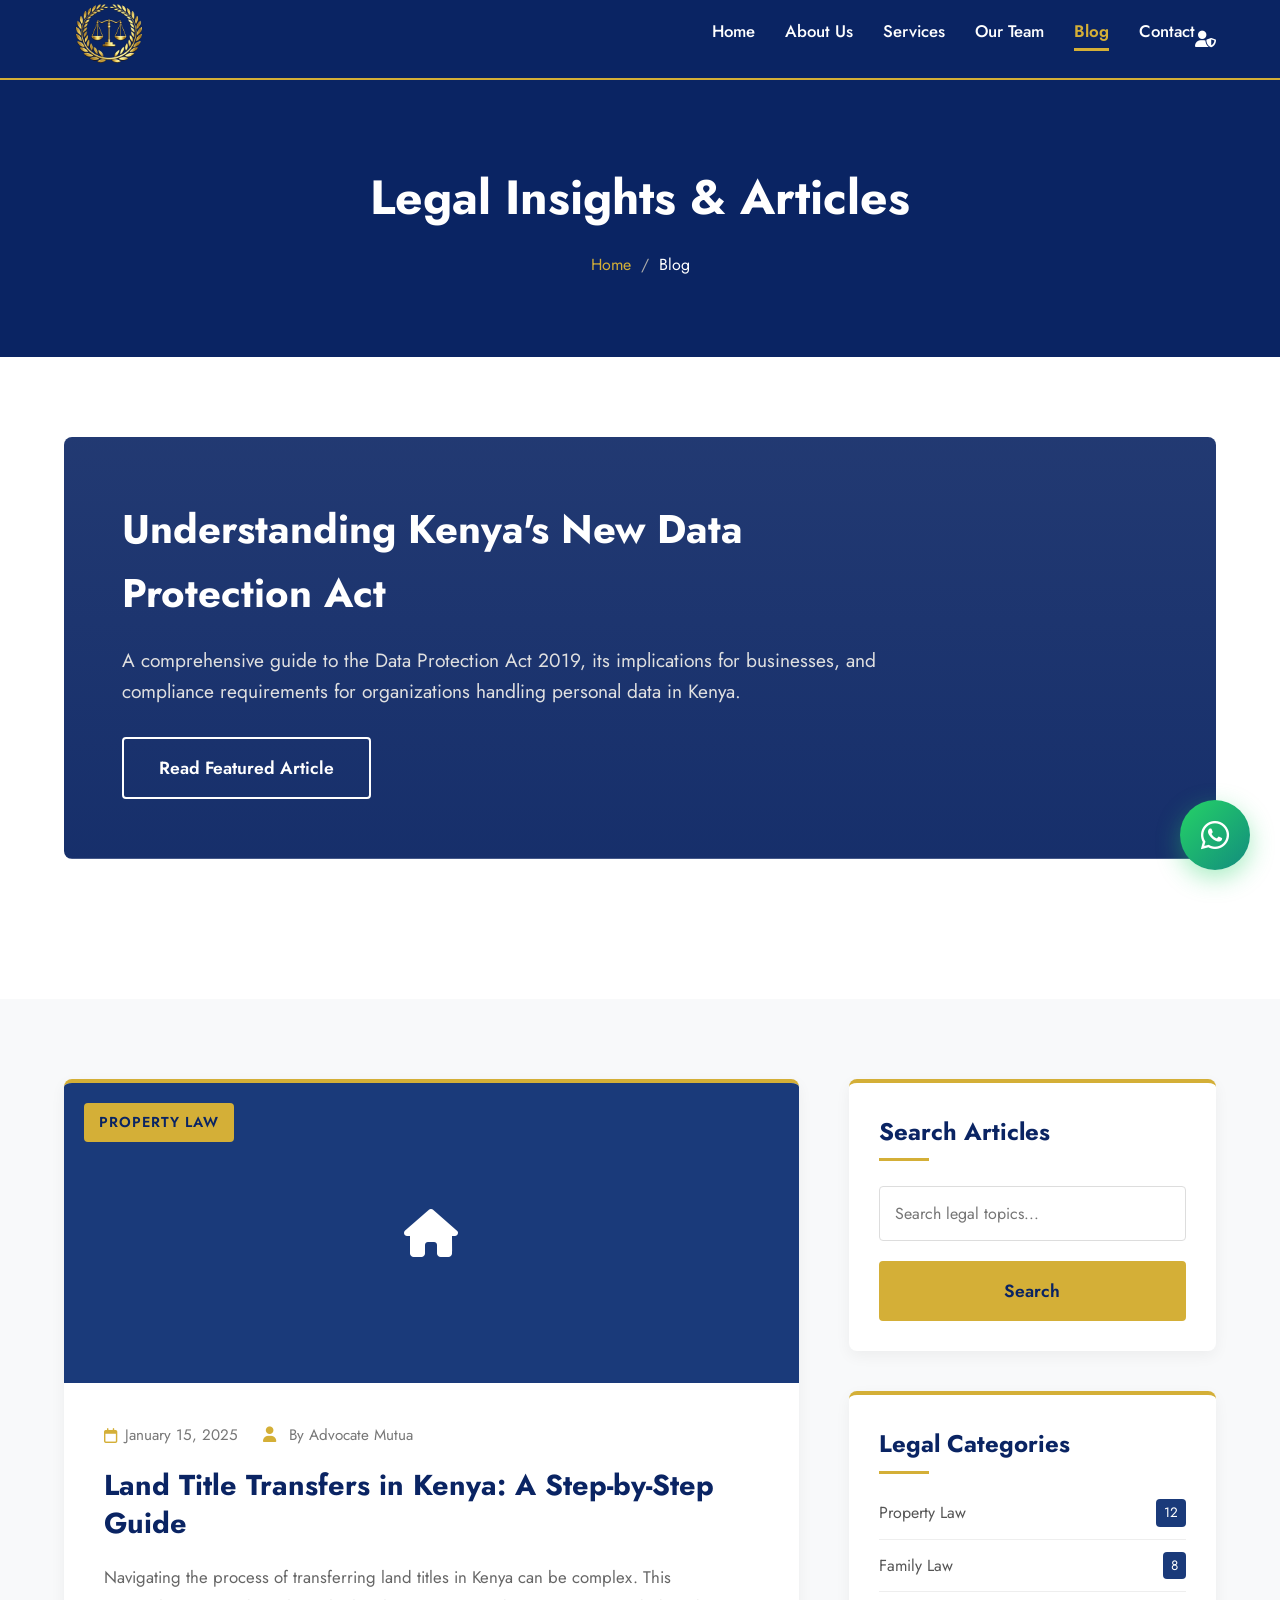
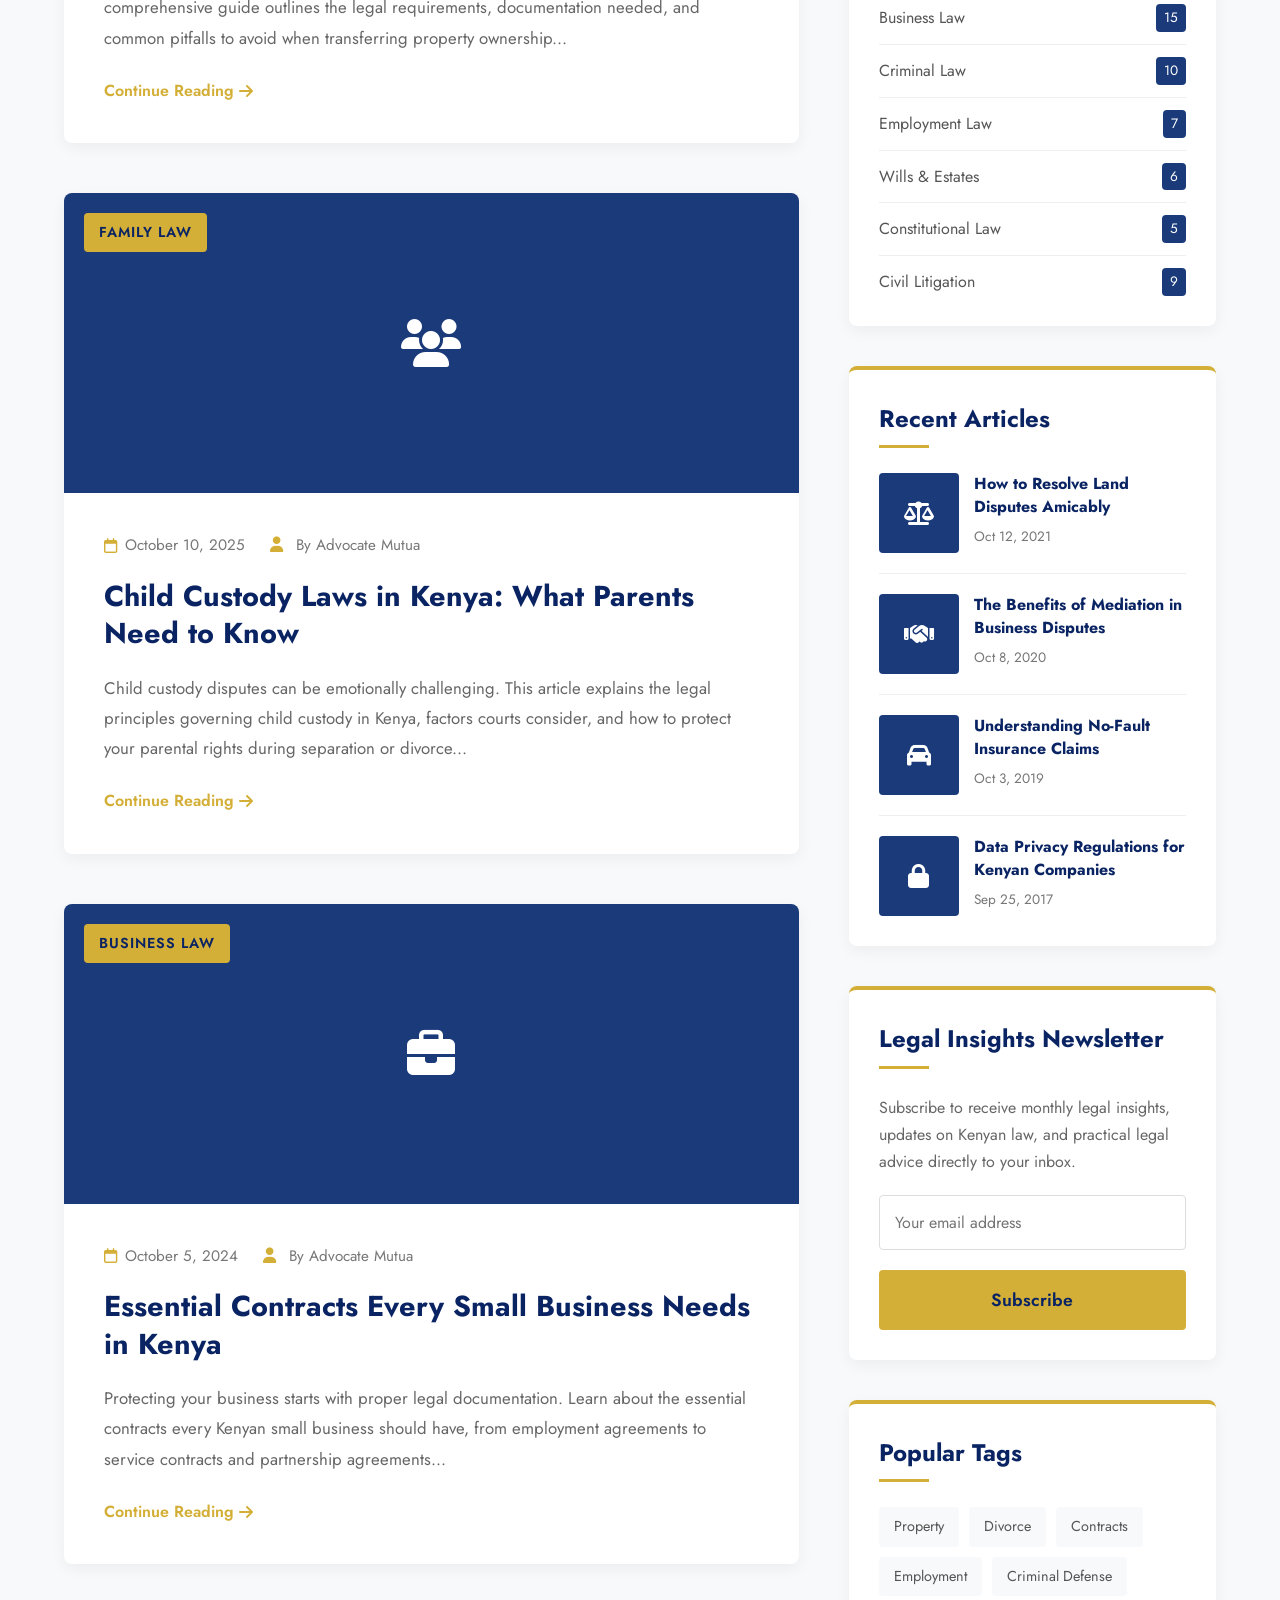
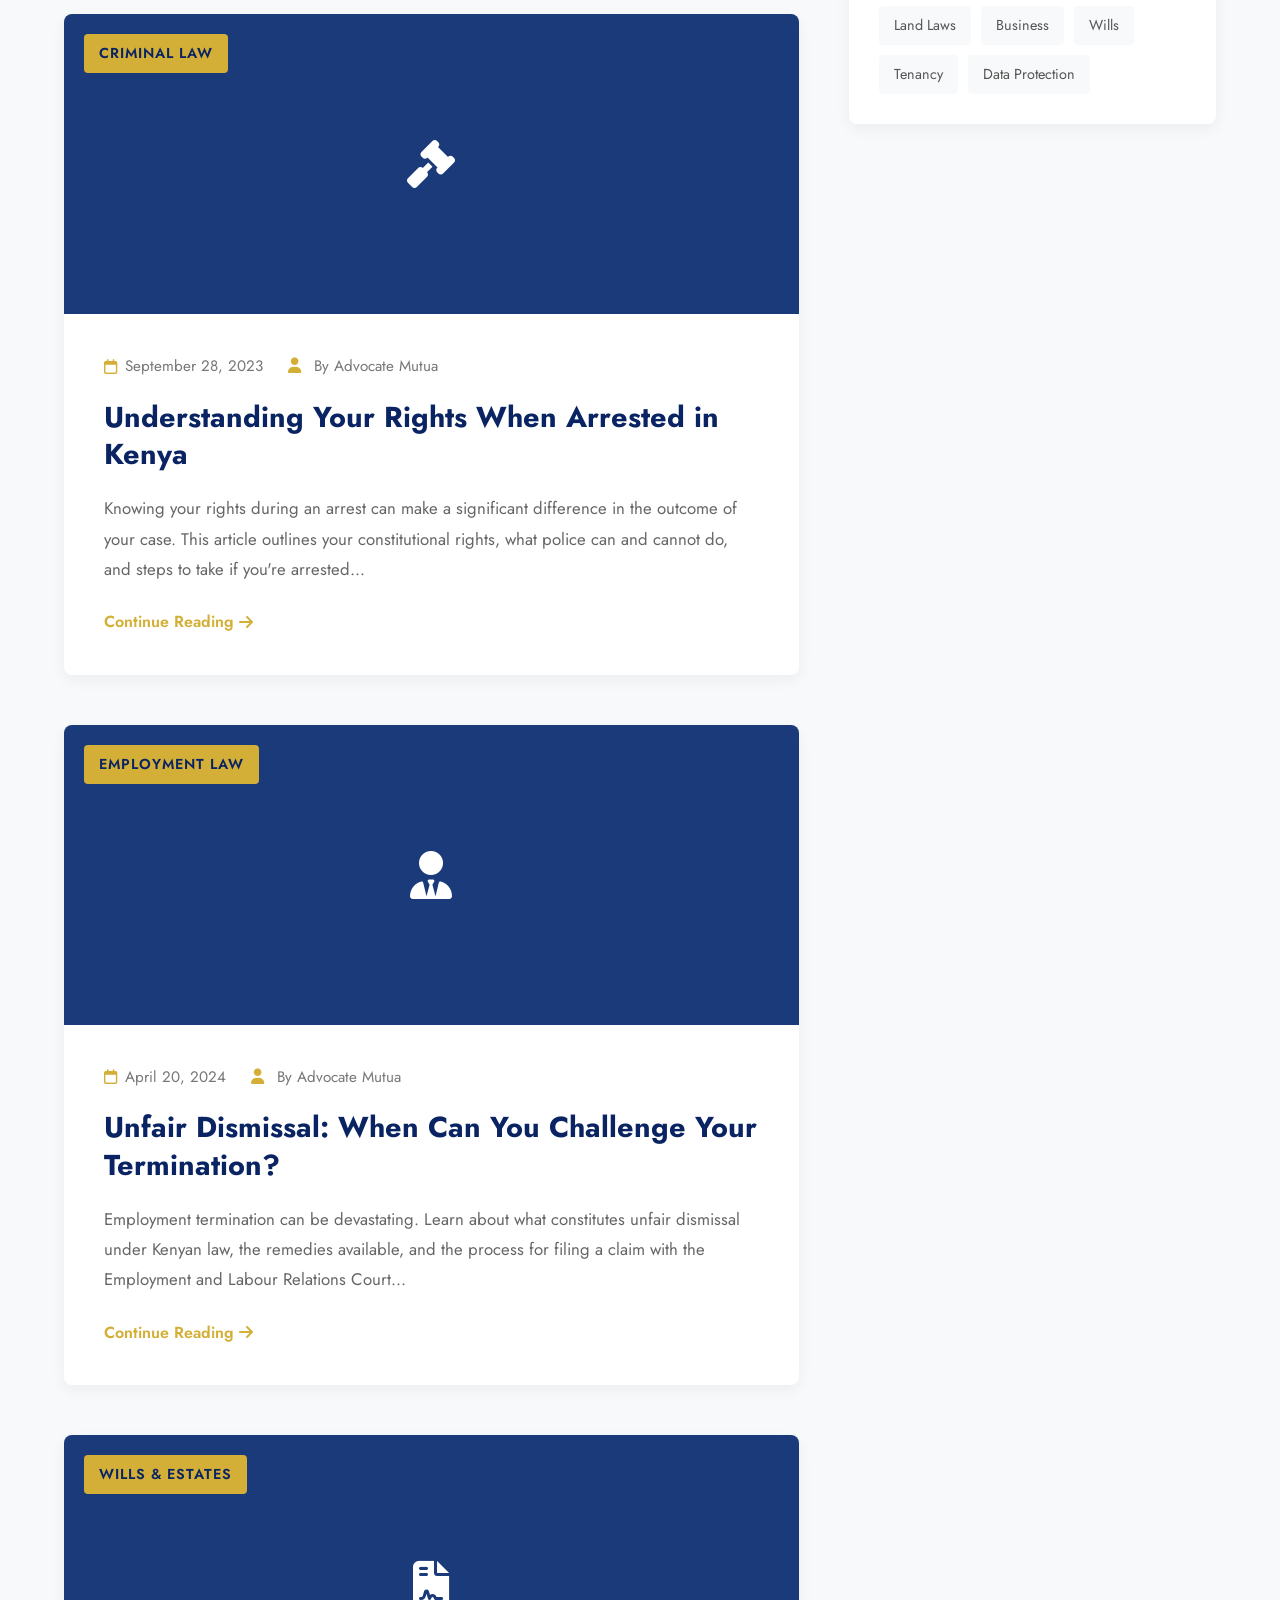
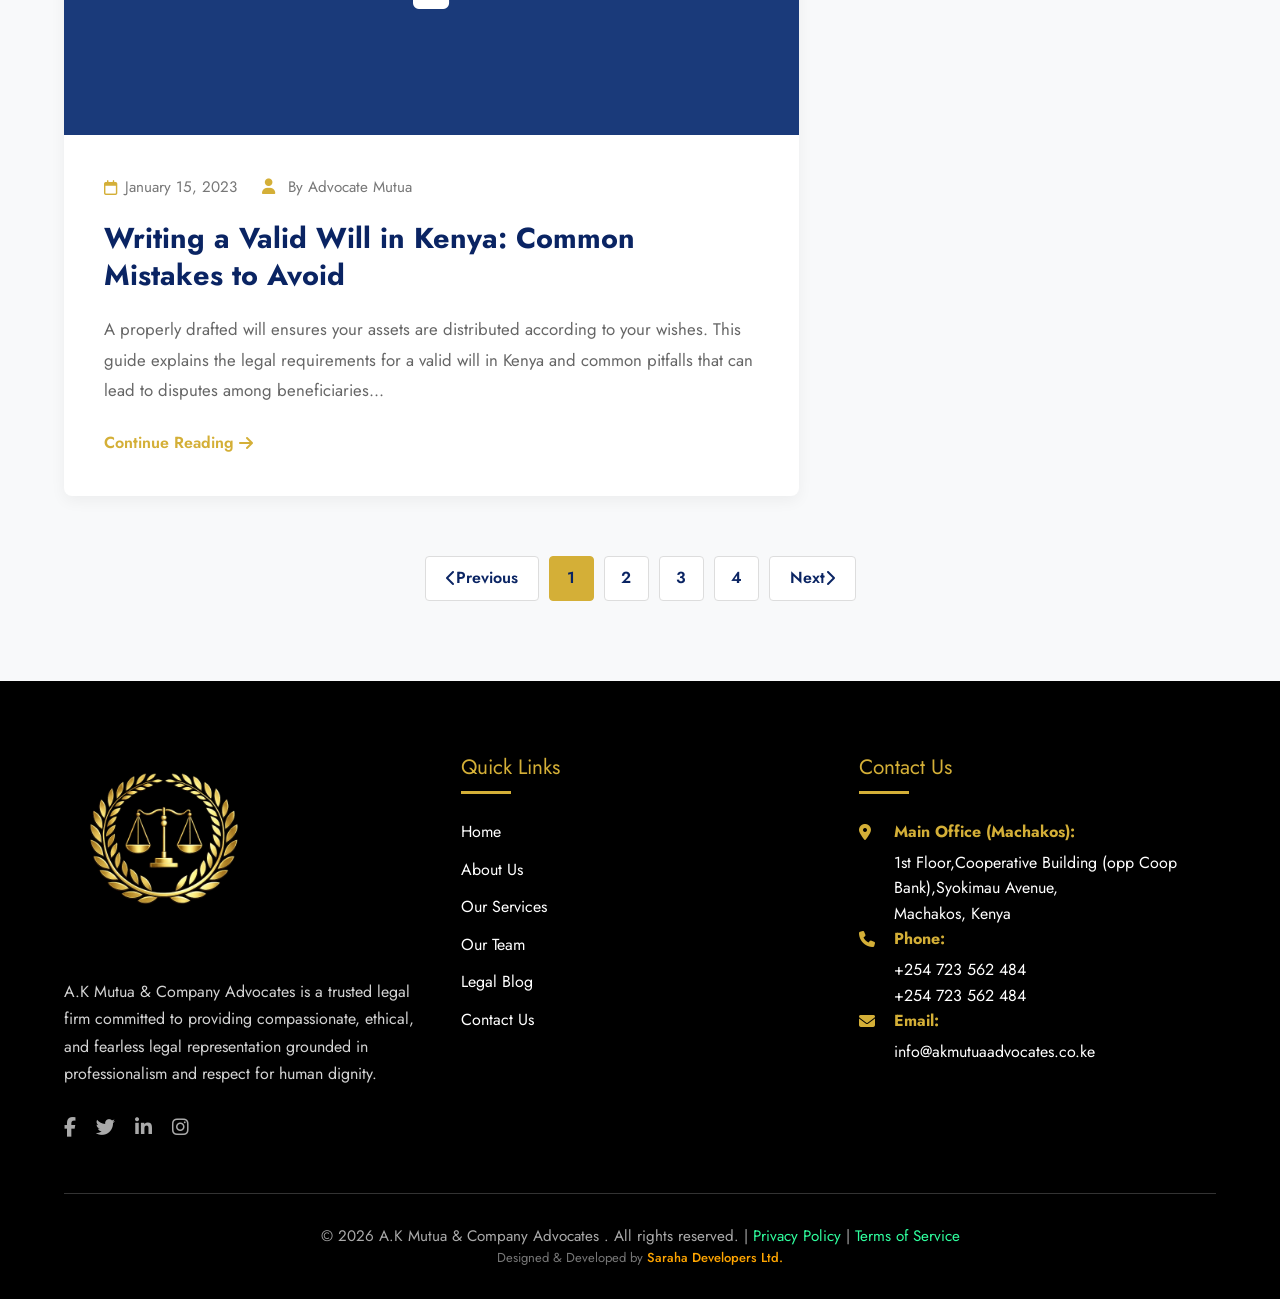
<file: blog.html>
<!DOCTYPE html>
<html lang="en">
<head>
  <meta charset="UTF-8" />
  <meta name="viewport" content="width=device-width, initial-scale=1.0" />
  <meta name="robots" content="index, follow" />

  <title>Legal Blog &amp; Insights | A.K Mutua &amp; Company Advocates (Machakos, Kenya)</title>
  <meta name="description" content="Legal blog and insights from A.K Mutua & Company Advocates in Machakos, Kenya—updates, guides, and practical legal information for individuals and businesses." />
  <meta name="keywords" content="legal blog Kenya, law firm blog Machakos, advocates in Machakos, lawyers in Machakos, legal insights Kenya, litigation, conveyancing, family law, corporate law" />
  <link rel="canonical" href="https://akmutuaadvocates.co.ke/blog.html" />

  <!-- Open Graph (Facebook/LinkedIn) -->
  <meta property="og:type" content="website" />
  <meta property="og:url" content="https://akmutuaadvocates.co.ke/blog.html" />
  <meta property="og:title" content="Legal Blog & Insights | A.K Mutua & Company Advocates" />
  <meta property="og:description" content="Legal insights, guides, and updates from A.K Mutua & Company Advocates in Machakos, Kenya." />
  <meta property="og:image" content="https://akmutuaadvocates.co.ke/Muiruri-Mwangi-favicon.webp" />

  <!-- Twitter -->
  <meta name="twitter:card" content="summary_large_image" />
  <meta name="twitter:title" content="Legal Blog & Insights | A.K Mutua & Company Advocates" />
  <meta name="twitter:description" content="Legal insights, guides, and updates from A.K Mutua & Company Advocates in Machakos, Kenya." />
  <meta name="twitter:image" content="https://akmutuaadvocates.co.ke/Muiruri-Mwangi-favicon.webp" />

  <!-- Favicons -->
  <link rel="icon" href="Muiruri-Mwangi-favicon.webp" type="image/webp" />
  <link rel="apple-touch-icon" href="Muiruri-Mwangi-favicon.webp" />

  <!-- Performance: Fonts -->
  <link rel="preconnect" href="https://fonts.googleapis.com" />
  <link rel="preconnect" href="https://fonts.gstatic.com" crossorigin />
  <link href="https://fonts.googleapis.com/css2?family=Jost:wght@300;400;500;600;700&display=swap" rel="stylesheet" />

  <!-- Icons -->
  <link rel="stylesheet" href="https://cdnjs.cloudflare.com/ajax/libs/font-awesome/6.4.0/css/all.min.css" />

  <!-- Swiper (ONLY keep if you actually use Swiper on blog.html) -->
  <link rel="stylesheet" href="https://cdn.jsdelivr.net/npm/swiper@11/swiper-bundle.min.css" />

  <!-- Page CSS -->
  <link rel="stylesheet" href="blog.css" />

  <!-- Optional: Blog structured data -->
  <script type="application/ld+json">
  {
    "@context": "https://schema.org",
    "@type": "Blog",
    "name": "A.K Mutua & Company Advocates - Legal Blog",
    "url": "https://akmutuaadvocates.co.ke/blog.html",
    "publisher": {
      "@type": "Organization",
      "name": "A.K Mutua & Company Advocates",
      "url": "https://akmutuaadvocates.co.ke"
    }
  }
  </script>
</head>

<body>
    <!-- Navigation Bar -->
    <!-- Navigation Bar -->
    <nav class="navbar">
        <div class="navbar-container">
            <a href="/" class="favicon">
          <img
            src="Muiruri-Mwangi-favicon.webp"
            alt="A.K Mutua & Company Advocates favicon"
            class="favicon-img"
          />
        </a>
            
            <button class="mobile-menu-btn" id="mobileMenuBtn">
                <i class="fas fa-bars"></i>
            </button>
            
            <ul class="nav-links" id="navLinks">
                <li><a href="index.html">Home</a></li>
                <li><a href="about.html">About Us</a></li>
                <li><a href="services.html">Services</a></li>
                <li><a href="team.html">Our Team</a></li>
                <li><a href="blog.html" class="active">Blog</a></li>
                <li><a href="contact.html" >Contact</a></li>
                <a href="login.html" title="Admin Login">
    <i class="fas fa-user-shield"></i>
  </a>
            </ul>
        </div>
    </nav>

    <!-- Page Header -->
    <header class="page-header">
        <h1>Legal Insights & Articles</h1>
        <ul class="breadcrumb">
            <li><a href="index.html">Home</a></li>
            <li>Blog</li>
        </ul>
    </header>

    <!-- Featured Article Banner -->
    <section>
        <div class="featured-banner">
            <div class="featured-banner-content">
                <h2>Understanding Kenya's New Data Protection Act</h2>
                <p>A comprehensive guide to the Data Protection Act 2019, its implications for businesses, and compliance requirements for organizations handling personal data in Kenya.</p>
                <a href="#" class="btn btn-secondary">Read Featured Article</a>
            </div>
        </div>
    </section>

    <!-- Main Blog Content -->
    <section class="section-bg">
        <div class="blog-container">
            <!-- Main Blog Posts -->
            <div class="blog-posts">
                <!-- Featured Blog Post -->
                <article class="blog-post featured">
                    <div class="blog-img">
                        <div class="blog-category">Property Law</div>
                        <div style="width: 100%; height: 100%; background-color: var(--light-navy); display: flex; align-items: center; justify-content: center; color: white; font-size: 3rem;">
                            <i class="fas fa-home"></i>
                        </div>
                    </div>
                    <div class="blog-content">
                        <div class="blog-meta">
                            <div class="blog-date">
                                <i class="far fa-calendar"></i> January 15, 2025
                            </div>
                            <div class="blog-author">
                                <i class="fas fa-user"></i> By Advocate Mutua
                            </div>
                        </div>
                        <h3>Land Title Transfers in Kenya: A Step-by-Step Guide</h3>
                        <p class="blog-excerpt">Navigating the process of transferring land titles in Kenya can be complex. This comprehensive guide outlines the legal requirements, documentation needed, and common pitfalls to avoid when transferring property ownership...</p>
                        <a href="#" class="read-more">Continue Reading <i class="fas fa-arrow-right"></i></a>
                    </div>
                </article>

                <!-- Blog Post 2 -->
                <article class="blog-post">
                    <div class="blog-img">
                        <div class="blog-category">Family Law</div>
                        <div style="width: 100%; height: 100%; background-color: var(--light-navy); display: flex; align-items: center; justify-content: center; color: white; font-size: 3rem;">
                            <i class="fas fa-users"></i>
                        </div>
                    </div>
                    <div class="blog-content">
                        <div class="blog-meta">
                            <div class="blog-date">
                                <i class="far fa-calendar"></i> October 10, 2025
                            </div>
                            <div class="blog-author">
                                <i class="fas fa-user"></i> By Advocate Mutua
                            </div>
                        </div>
                        <h3>Child Custody Laws in Kenya: What Parents Need to Know</h3>
                        <p class="blog-excerpt">Child custody disputes can be emotionally challenging. This article explains the legal principles governing child custody in Kenya, factors courts consider, and how to protect your parental rights during separation or divorce...</p>
                        <a href="#" class="read-more">Continue Reading <i class="fas fa-arrow-right"></i></a>
                    </div>
                </article>

                <!-- Blog Post 3 -->
                <article class="blog-post">
                    <div class="blog-img">
                        <div class="blog-category">Business Law</div>
                        <div style="width: 100%; height: 100%; background-color: var(--light-navy); display: flex; align-items: center; justify-content: center; color: white; font-size: 3rem;">
                            <i class="fas fa-briefcase"></i>
                        </div>
                    </div>
                    <div class="blog-content">
                        <div class="blog-meta">
                            <div class="blog-date">
                                <i class="far fa-calendar"></i> October 5, 2024
                            </div>
                            <div class="blog-author">
                                <i class="fas fa-user"></i> By Advocate Mutua
                            </div>
                        </div>
                        <h3>Essential Contracts Every Small Business Needs in Kenya</h3>
                        <p class="blog-excerpt">Protecting your business starts with proper legal documentation. Learn about the essential contracts every Kenyan small business should have, from employment agreements to service contracts and partnership agreements...</p>
                        <a href="#" class="read-more">Continue Reading <i class="fas fa-arrow-right"></i></a>
                    </div>
                </article>

                <!-- Blog Post 4 -->
                <article class="blog-post">
                    <div class="blog-img">
                        <div class="blog-category">Criminal Law</div>
                        <div style="width: 100%; height: 100%; background-color: var(--light-navy); display: flex; align-items: center; justify-content: center; color: white; font-size: 3rem;">
                            <i class="fas fa-gavel"></i>
                        </div>
                    </div>
                    <div class="blog-content">
                        <div class="blog-meta">
                            <div class="blog-date">
                                <i class="far fa-calendar"></i> September 28, 2023
                            </div>
                            <div class="blog-author">
                                <i class="fas fa-user"></i> By Advocate Mutua
                            </div>
                        </div>
                        <h3>Understanding Your Rights When Arrested in Kenya</h3>
                        <p class="blog-excerpt">Knowing your rights during an arrest can make a significant difference in the outcome of your case. This article outlines your constitutional rights, what police can and cannot do, and steps to take if you're arrested...</p>
                        <a href="#" class="read-more">Continue Reading <i class="fas fa-arrow-right"></i></a>
                    </div>
                </article>

                <!-- Blog Post 5 -->
                <article class="blog-post">
                    <div class="blog-img">
                        <div class="blog-category">Employment Law</div>
                        <div style="width: 100%; height: 100%; background-color: var(--light-navy); display: flex; align-items: center; justify-content: center; color: white; font-size: 3rem;">
                            <i class="fas fa-user-tie"></i>
                        </div>
                    </div>
                    <div class="blog-content">
                        <div class="blog-meta">
                            <div class="blog-date">
                                <i class="far fa-calendar"></i> April 20, 2024
                            </div>
                            <div class="blog-author">
                                <i class="fas fa-user"></i> By Advocate Mutua
                            </div>
                        </div>
                        <h3>Unfair Dismissal: When Can You Challenge Your Termination?</h3>
                        <p class="blog-excerpt">Employment termination can be devastating. Learn about what constitutes unfair dismissal under Kenyan law, the remedies available, and the process for filing a claim with the Employment and Labour Relations Court...</p>
                        <a href="#" class="read-more">Continue Reading <i class="fas fa-arrow-right"></i></a>
                    </div>
                </article>

                <!-- Blog Post 6 -->
                <article class="blog-post">
                    <div class="blog-img">
                        <div class="blog-category">Wills & Estates</div>
                        <div style="width: 100%; height: 100%; background-color: var(--light-navy); display: flex; align-items: center; justify-content: center; color: white; font-size: 3rem;">
                            <i class="fas fa-file-contract"></i>
                        </div>
                    </div>
                    <div class="blog-content">
                        <div class="blog-meta">
                            <div class="blog-date">
                                <i class="far fa-calendar"></i> January 15, 2023
                            </div>
                            <div class="blog-author">
                                <i class="fas fa-user"></i> By Advocate Mutua
                            </div>
                        </div>
                        <h3>Writing a Valid Will in Kenya: Common Mistakes to Avoid</h3>
                        <p class="blog-excerpt">A properly drafted will ensures your assets are distributed according to your wishes. This guide explains the legal requirements for a valid will in Kenya and common pitfalls that can lead to disputes among beneficiaries...</p>
                        <a href="#" class="read-more">Continue Reading <i class="fas fa-arrow-right"></i></a>
                    </div>
                </article>
            </div>

            <!-- Sidebar -->
            <aside class="sidebar">
                <!-- Search Widget -->
                <div class="sidebar-widget">
                    <h3>Search Articles</h3>
                    <div class="form-group">
                        <input type="text" class="form-control" placeholder="Search legal topics...">
                    </div>
                    <button class="btn btn-primary">Search</button>
                </div>

                <!-- Categories Widget -->
                <div class="sidebar-widget">
                    <h3>Legal Categories</h3>
                    <ul class="categories-list">
                        <li><a href="#">Property Law <span class="category-count">12</span></a></li>
                        <li><a href="#">Family Law <span class="category-count">8</span></a></li>
                        <li><a href="#">Business Law <span class="category-count">15</span></a></li>
                        <li><a href="#">Criminal Law <span class="category-count">10</span></a></li>
                        <li><a href="#">Employment Law <span class="category-count">7</span></a></li>
                        <li><a href="#">Wills & Estates <span class="category-count">6</span></a></li>
                        <li><a href="#">Constitutional Law <span class="category-count">5</span></a></li>
                        <li><a href="#">Civil Litigation <span class="category-count">9</span></a></li>
                    </ul>
                </div>

                <!-- Recent Posts Widget -->
                <div class="sidebar-widget">
                    <h3>Recent Articles</h3>
                    <ul class="recent-posts-list">
                        <li class="recent-post">
                            <div class="recent-post-img">
                                <i class="fas fa-balance-scale"></i>
                            </div>
                            <div class="recent-post-content">
                                <h4><a href="#">How to Resolve Land Disputes Amicably</a></h4>
                                <div class="recent-post-date">Oct 12, 2021</div>
                            </div>
                        </li>
                        <li class="recent-post">
                            <div class="recent-post-img">
                                <i class="fas fa-handshake"></i>
                            </div>
                            <div class="recent-post-content">
                                <h4><a href="#">The Benefits of Mediation in Business Disputes</a></h4>
                                <div class="recent-post-date">Oct 8, 2020</div>
                            </div>
                        </li>
                        <li class="recent-post">
                            <div class="recent-post-img">
                                <i class="fas fa-car"></i>
                            </div>
                            <div class="recent-post-content">
                                <h4><a href="#">Understanding No-Fault Insurance Claims</a></h4>
                                <div class="recent-post-date">Oct 3, 2019</div>
                            </div>
                        </li>
                        <li class="recent-post">
                            <div class="recent-post-img">
                                <i class="fas fa-lock"></i>
                            </div>
                            <div class="recent-post-content">
                                <h4><a href="#">Data Privacy Regulations for Kenyan Companies</a></h4>
                                <div class="recent-post-date">Sep 25, 2017</div>
                            </div>
                        </li>
                    </ul>
                </div>

                <!-- Newsletter Widget -->
                <div class="sidebar-widget">
                    <h3>Legal Insights Newsletter</h3>
                    <p style="color: #666; margin-bottom: 20px; line-height: 1.7;">Subscribe to receive monthly legal insights, updates on Kenyan law, and practical legal advice directly to your inbox.</p>
                    <div class="newsletter-form">
                        <div class="form-group">
                            <input type="email" class="form-control" placeholder="Your email address">
                        </div>
                        <button class="btn btn-primary">Subscribe</button>
                    </div>
                </div>

                <!-- Tags Widget -->
                <div class="sidebar-widget">
                    <h3>Popular Tags</h3>
                    <div class="tags-container">
                        <a href="#" class="tag">Property</a>
                        <a href="#" class="tag">Divorce</a>
                        <a href="#" class="tag">Contracts</a>
                        <a href="#" class="tag">Employment</a>
                        <a href="#" class="tag">Criminal Defense</a>
                        <a href="#" class="tag">Land Laws</a>
                        <a href="#" class="tag">Business</a>
                        <a href="#" class="tag">Wills</a>
                        <a href="#" class="tag">Tenancy</a>
                        <a href="#" class="tag">Data Protection</a>
                    </div>
                </div>
            </aside>
        </div>

        <!-- Pagination -->
        <div class="pagination">
            <a href="#" class="prev"><i class="fas fa-chevron-left"></i> Previous</a>
            <a href="#" class="active">1</a>
            <a href="#">2</a>
            <a href="#">3</a>
            <a href="#">4</a>
            <a href="#" class="next">Next <i class="fas fa-chevron-right"></i></a>
        </div>
    </section>

    <!-- Footer -->
    <!-- Footer -->
    <footer>
        <div class="footer-container">
            <div class="footer-about">
                <div class="footer-logo">
                     <a href="/" class="footer-favicon">
              <img
                src="Muiruri-Mwangi-favicon.webp"
                alt="Mutua Advocates favicon"
              />
            </a>
                </div>
                <p>A.K Mutua & Company Advocates is a trusted legal firm committed to providing compassionate, ethical, and fearless legal representation grounded in professionalism and respect for human dignity.</p>
                <div class="social-links">
                    <a href="#" style="color: #aaa; margin-right: 15px; font-size: 1.2rem;"><i class="fab fa-facebook-f"></i></a>
                    <a href="#" style="color: #aaa; margin-right: 15px; font-size: 1.2rem;"><i class="fab fa-twitter"></i></a>
                    <a href="#" style="color: #aaa; margin-right: 15px; font-size: 1.2rem;"><i class="fab fa-linkedin-in"></i></a>
                    <a href="#" style="color: #aaa; font-size: 1.2rem;"><i class="fab fa-instagram"></i></a>
                </div>
            </div>
            
            <div class="footer-links">
                <h3>Quick Links</h3>
                <ul>
                    <li><a href="index.html">Home</a></li>
                    <li><a href="about.html">About Us</a></li>
                    <li><a href="services.html">Our Services</a></li>
                    <li><a href="team.html">Our Team</a></li>
                    <li><a href="blog.html">Legal Blog</a></li>
                    <li><a href="contact.html">Contact Us</a></li>
                </ul>
            </div>
            
            <div class="footer-contact">
                <h3>Contact Us</h3>
                <div class="contact-info">
                    <div class="contact-items">
                        <i class="fas fa-map-marker-alt"></i>
                        <div>
                           <h4><strong>Main Office (Machakos):</strong></h4> 
                           <a href="https://share.google/2mkZ0YIY6pciWFi7S"> 1st Floor,Cooperative Building (opp Coop Bank),Syokimau Avenue,<br>
                            Machakos, Kenya</a>
                        </div>
                    </div>
                    <div class="contact-items">
                        <i class="fas fa-phone"></i>
                        <div>
                            <h4 id="header-fours"><strong>Phone:</strong></h4>
                           <a href="tel:+254723562484"> +254 723 562 484</a><br>
                            <a href="tel:+254723562484">+254 723 562 484</a>
                        </div>
                    </div>
                    <div class="contact-items">
                        <i class="fas fa-envelope"></i>
                        <div>
                            <h4><strong>Email:</strong></h4>
                            <a href="mailto:info@akmutuaadvocates.co.ke">info@akmutuaadvocates.co.ke</a>
                        </div>
                    </div>
                </div>
            </div>
        </div>
        
         <div class="copyright">
                <p>&copy; <span id="y"></span> A.K Mutua & Company Advocates . All rights reserved. | <a href="#" style="color:rgb(47, 255, 158);">Privacy Policy</a> | <a href="#" style="color:rgb(47, 255, 158);">Terms of Service</a></p>
              <script>document.getElementById("y").textContent=new Date().getFullYear()</script>

          <p style="margin: 0; font-size: 13px; color: #777">
             Designed & Developed by
            <a
              href="https://sarahadevelopers.co.ke"
              target="_blank"
              rel="noopener"
              style="color: orange; text-decoration: none; font-weight: 500"
            >
              Saraha Developers Ltd.
            </a>
          </p>
            </div>
      </div>
    </footer>
    <!-- WhatsApp Float -->
    <a href="https://wa.me/254723562484?text=Hello%20Advocate%20Mutua%2C%20I%20am%20reaching%20out%20through%20your%20website.%0A%0AName%3A%20%5BYour%20Name%5D%0APhone%3A%20%5BYour%20Phone%5D%0AMatter%3A%20%5BBrief%20Description%5D%0ALocation%3A%20%5BOptional%5D%0A%0AKindly%20advise%20on%20the%20next%20step%20and%20available%20time%20for%20a%20consultation.%20Thank%20you." class="whatsapp-float" target="_blank">
      <i class="fab fa-whatsapp"></i>
    </a>

    <script src="blog.js"></script>
</body>
</html>
</file>
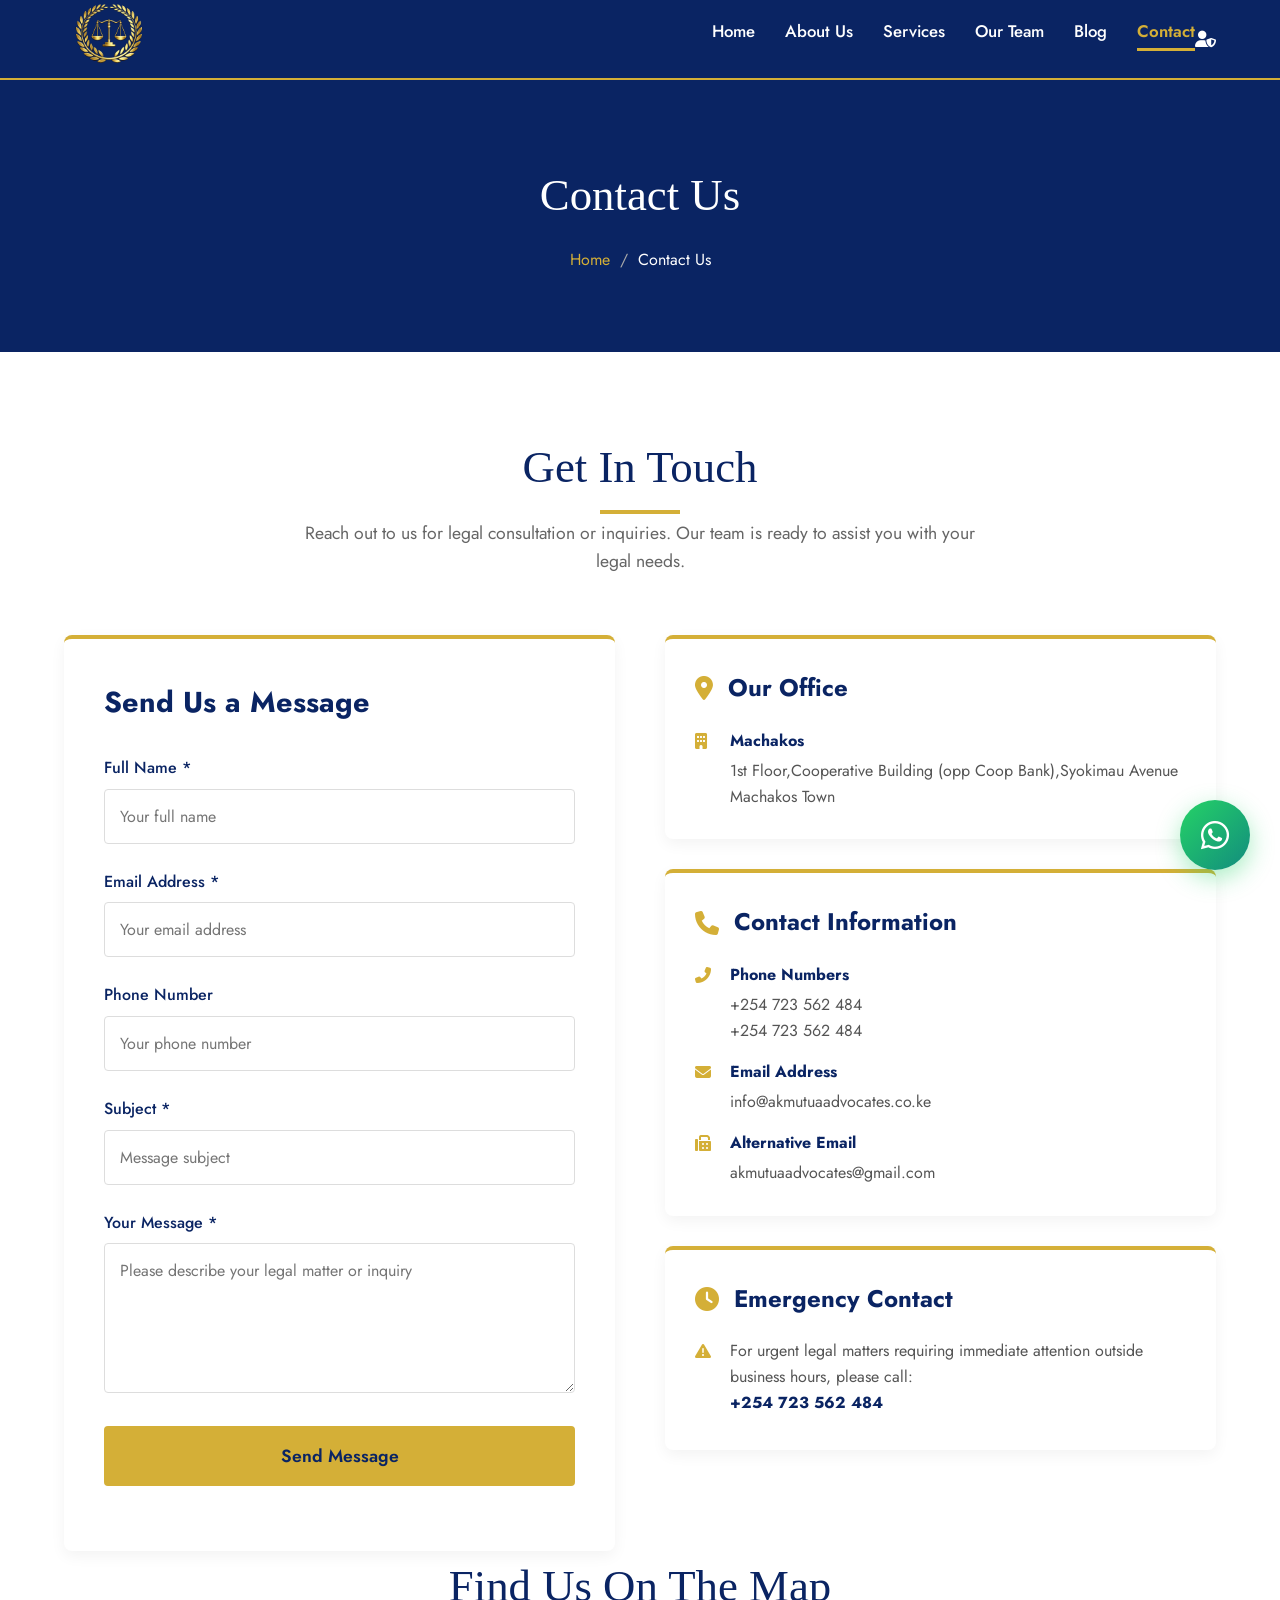
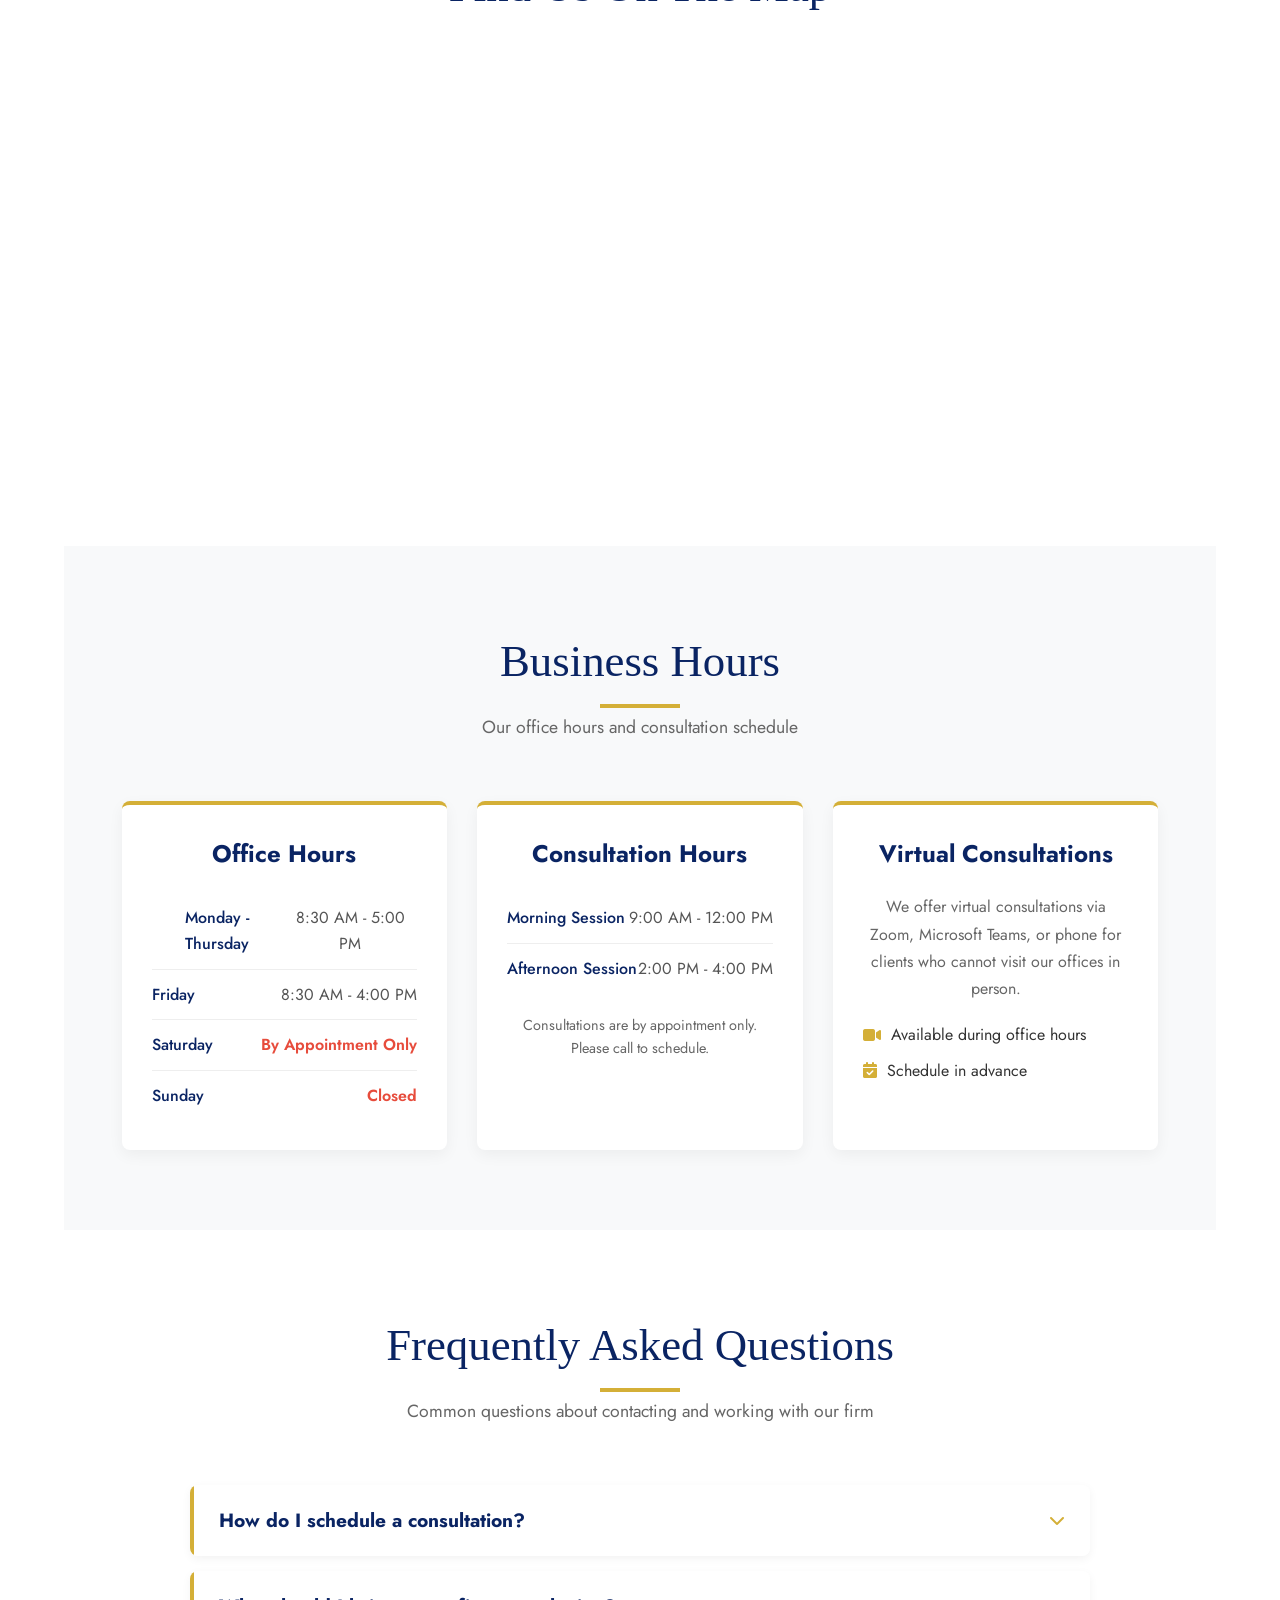
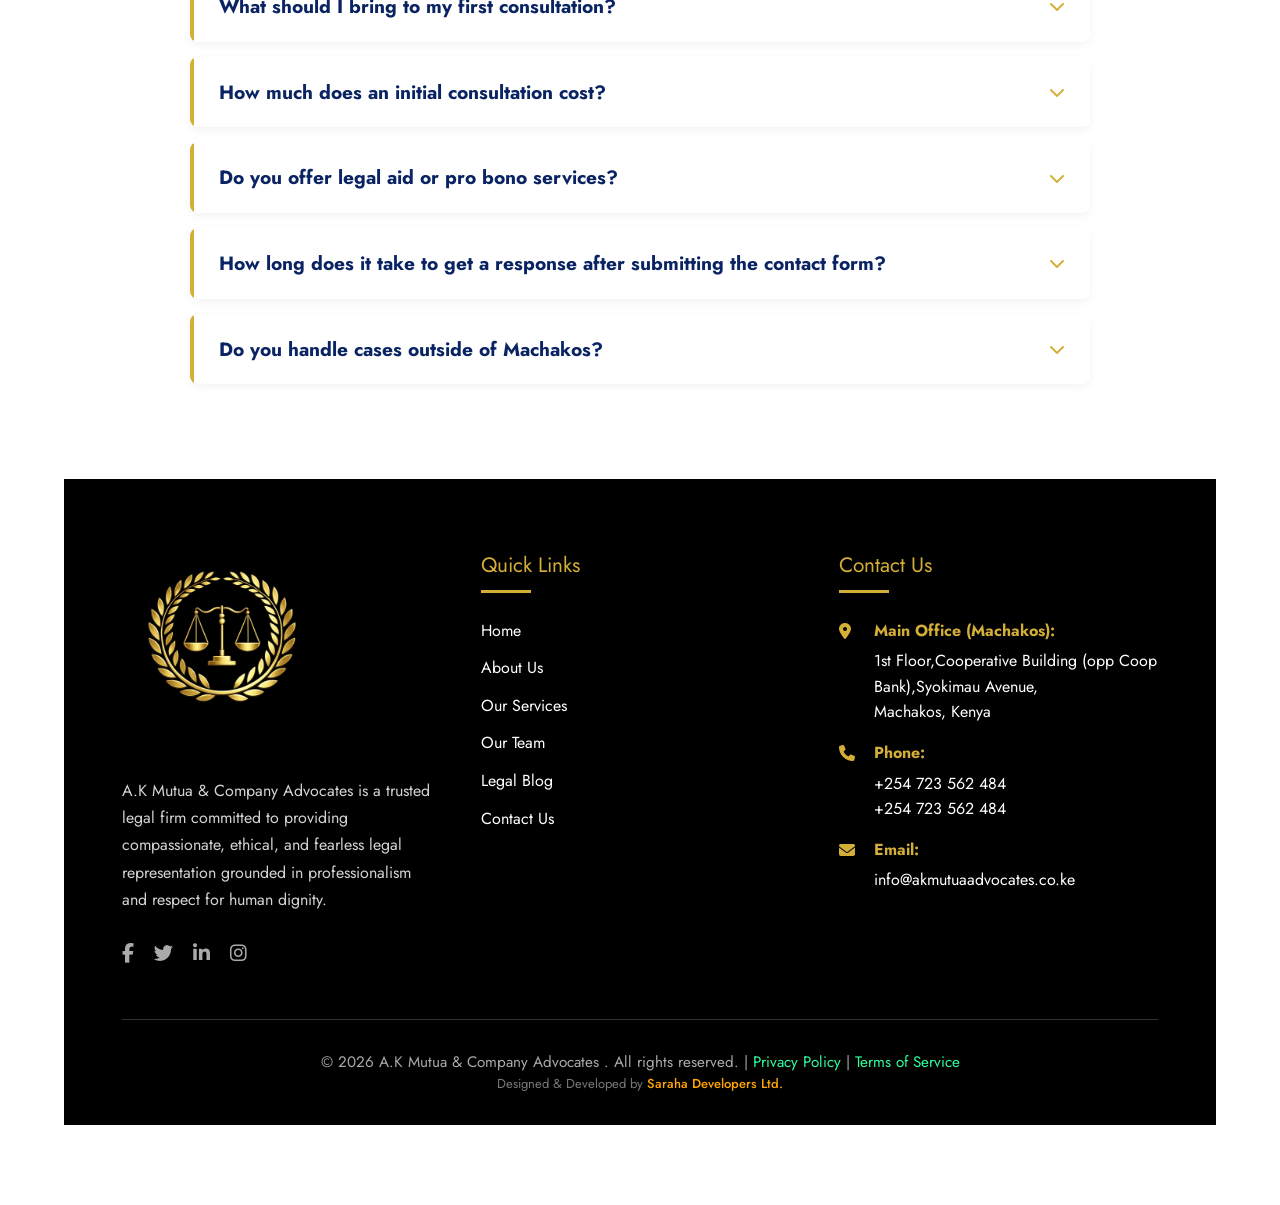
<file: contact.html>
<!DOCTYPE html>
<html lang="en">
<head>
  <meta charset="UTF-8" />
  <meta name="viewport" content="width=device-width, initial-scale=1.0" />
  <meta name="robots" content="index, follow" />

  <title>Contact Us | A.K Mutua & Company Advocates – Machakos, Kenya</title>
  <meta name="description" content="Contact A.K Mutua & Company Advocates in Machakos, Kenya. Call, email, or visit our office to schedule a legal consultation." />
  <meta name="keywords" content="contact lawyer Machakos, advocates in Machakos, law firm contact Kenya, Mutua Advocates, legal consultation Kenya" />
  <link rel="canonical" href="https://akmutuaadvocates.co.ke/contact.html" />

  <!-- Open Graph -->
  <meta property="og:type" content="website" />
  <meta property="og:url" content="https://akmutuaadvocates.co.ke/contact.html" />
  <meta property="og:title" content="Contact A.K Mutua & Company Advocates" />
  <meta property="og:description" content="Get in touch with A.K Mutua & Company Advocates in Machakos for professional legal services and consultations." />
  <meta property="og:image" content="https://akmutuaadvocates.co.ke/Muiruri-Mwangi-favicon.webp" />

  <!-- Twitter -->
  <meta name="twitter:card" content="summary_large_image" />
  <meta name="twitter:title" content="Contact A.K Mutua & Company Advocates" />
  <meta name="twitter:description" content="Reach A.K Mutua & Company Advocates in Machakos, Kenya for trusted legal advice." />
  <meta name="twitter:image" content="https://akmutuaadvocates.co.ke/Muiruri-Mwangi-favicon.webp" />

  <!-- Favicons -->
  <link rel="icon" href="Muiruri-Mwangi-favicon.webp" type="image/webp" />
  <link rel="apple-touch-icon" href="Muiruri-Mwangi-favicon.webp" />

  <!-- Fonts -->
  <link rel="preconnect" href="https://fonts.googleapis.com" />
  <link rel="preconnect" href="https://fonts.gstatic.com" crossorigin />
  <link href="https://fonts.googleapis.com/css2?family=Jost:wght@300;400;500;600;700&display=swap" rel="stylesheet" />

  <!-- Icons -->
  <link rel="stylesheet" href="https://cdnjs.cloudflare.com/ajax/libs/font-awesome/6.4.0/css/all.min.css" />

  <!-- Page CSS -->
  <link rel="stylesheet" href="contact.css" />

  <!-- Local Business Structured Data -->
  <script type="application/ld+json">
  {
    "@context": "https://schema.org",
    "@type": "LegalService",
    "name": "A.K Mutua & Company Advocates",
    "url": "https://akmutuaadvocates.co.ke/contact.html",
    "logo": "https://akmutuaadvocates.co.ke/Muiruri-Mwangi-favicon.webp",
    "address": {
      "@type": "PostalAddress",
      "addressLocality": "Machakos",
      "addressCountry": "KE"
    },
    "telephone": "+254723562484",
    "email": "info@akmutuaadvocates.co.ke"
  }
  </script>
</head>

<body>
    <!-- Navigation Bar -->
    <nav class="navbar">
        <div class="navbar-container">
            <a href="/" class="favicon">
          <img
            src="Muiruri-Mwangi-favicon.webp"
            alt="A.K Mutua & Company Advocates favicon"
            class="favicon-img"
          />
        </a>
            
            <button class="mobile-menu-btn" id="mobileMenuBtn">
                <i class="fas fa-bars"></i>
            </button>
            
            <ul class="nav-links" id="navLinks">
                <li><a href="index.html">Home</a></li>
                <li><a href="about.html">About Us</a></li>
                <li><a href="services.html">Services</a></li>
                <li><a href="team.html">Our Team</a></li>
                <li><a href="blog.html">Blog</a></li>
                <li><a href="contact.html" class="active">Contact</a></li>
                <a href="login.html" title="Admin Login">
    <i class="fas fa-user-shield"></i>
  </a>
            </ul>
        </div>
    </nav>

    <!-- Page Header -->
    <header class="page-header">
        <h1>Contact Us</h1>
        <ul class="breadcrumb">
            <li><a href="index.html">Home</a></li>
            <li>Contact Us</li>
        </ul>
    </header>

    <!-- Contact Form & Details Section -->
    <section>
        <div class="section-title">
            <h2>Get In Touch</h2>
            <p>Reach out to us for legal consultation or inquiries. Our team is ready to assist you with your legal needs.</p>
        </div>
        
        <div class="contact-container">
            <!-- Contact Form -->
           <div class="contact-form">
  <h3 style="color: var(--navy-blue); margin-bottom: 30px; font-size: 1.8rem;">
    Send Us a Message
  </h3>

  <form id="contactForm"
        action="https://formsubmit.co/akmutuaadvocates@gmail.com"
        method="POST">

    <!-- IMPORTANT: FormSubmit settings -->
    <input type="hidden" name="_subject" value="New Website Inquiry - A.K Mutua & Company Advocates">
    <input type="hidden" name="_template" value="table">
    <input type="hidden" name="_captcha" value="false">
    <!-- OPTIONAL: redirect after submit -->
    <input type="hidden" name="_next" value="https://akmutuaadvocates.co.ke/thank-you.html">

    <div class="form-group">
      <label for="name">Full Name *</label>
      <input type="text" id="name" name="name" class="form-control"
             placeholder="Your full name" required>
    </div>

    <div class="form-group">
      <label for="email">Email Address *</label>
      <input type="email" id="email" name="email" class="form-control"
             placeholder="Your email address" required>
    </div>

    <div class="form-group">
      <label for="phone">Phone Number</label>
      <input type="tel" id="phone" name="phone" class="form-control"
             placeholder="Your phone number">
    </div>

    <div class="form-group">
      <label for="subject">Subject *</label>
      <input type="text" id="subject" name="subject" class="form-control"
             placeholder="Message subject" required>
    </div>

    <div class="form-group">
      <label for="message">Your Message *</label>
      <textarea id="message" name="message" class="form-control"
                placeholder="Please describe your legal matter or inquiry"
                required></textarea>
    </div>

    <div class="form-group">
      <button type="submit" class="btn btn-primary" style="width: 100%;">
        Send Message
      </button>
    </div>
  </form>
</div>

            
            <!-- Contact Details -->
            <div class="contact-details">
                <div class="contact-card">
                    <h3><i class="fas fa-map-marker-alt"></i> Our Office</h3>
                    <div class="contact-info">
                        <div class="contact-item">
                            <i class="fas fa-building"></i>
                            <div>
                                <strong>Machakos</strong>
                                <p><a href="https://share.google/2mkZ0YIY6pciWFi7S">1st Floor,Cooperative Building (opp Coop Bank),Syokimau Avenue<br>Machakos Town</a></p>
                            </div>
                        </div>
                        
                        
                    </div>
                </div>
                
                <div class="contact-card">
                    <h3><i class="fas fa-phone"></i> Contact Information</h3>
                    <div class="contact-info">
                        <div class="contact-item">
                            <i class="fas fa-phone-alt"></i>
                            <div>
                                <strong>Phone Numbers</strong>
                                <p><a href="tel:+254723562484">+254 723 562 484</a></p>
                                <p><a href="tel:+254723562484">+254 723 562 484</a></p>
                            </div>
                        </div>
                        
                        <div class="contact-item">
                            <i class="fas fa-envelope"></i>
                            <div>
                                <strong>Email Address</strong>
                                <p><a href="mailto:info@akmutuaadvocates.co.ke">info@akmutuaadvocates.co.ke</a></p>
                            </div>
                        </div>
                        
                        <div class="contact-item">
                            <i class="fas fa-fax"></i>
                            <div>
                                <strong>Alternative Email</strong>
                                <p><a href="mailto:akmutuaadvocates@gmail.com">akmutuaadvocates@gmail.com</a></p>
                            </div>
                        </div>
                    </div>
                </div>
                
                <div class="contact-card">
                    <h3><i class="fas fa-clock"></i> Emergency Contact</h3>
                    <div class="contact-info">
                        <div class="contact-item">
                            <i class="fas fa-exclamation-triangle"></i>
                            <div>
                                <p>For urgent legal matters requiring immediate attention outside business hours, please call:</p>
                                <strong><a href="tel:+254723562484">+254 723 562 484</a></strong>
                            </div>
                        </div>
                    </div>
                </div>
            </div>
        </div>
        
        <!-- Map Section -->
        <!-- Map Section -->
    <section class="map-section" id="location">
      <div class="container">
        <div class="text-center">
          <h1>Find Us On The Map</h1>
          <p>
            Visit our office in Machakos Town for consultations and project
            discussions
          </p>
        </div>
 
        <div class="map-container">
          <div class="map-placeholder">
            <div>
<iframe src="https://www.google.com/maps/embed?pb=!1m18!1m12!1m3!1d63815.392055240685!2d37.2462578449578!3d-1.4940115639235647!2m3!1f0!2f0!3f0!3m2!1i1024!2i768!4f13.1!3m3!1m2!1s0x182f80d2447de17b%3A0x363fa49e572343ab!2sCo-op%20Bank%20ATM%20-%20Machakos%20Branch!5e0!3m2!1sen!2ske!4v1771680659713!5m2!1sen!2ske" width="1200" height="450" style="border:0;" allowfullscreen="" loading="lazy" referrerpolicy="no-referrer-when-downgrade"></iframe></section>

    <!-- Business Hours Section -->
    <section class="section-bg">
        <div class="section-title">
            <h2>Business Hours</h2>
            <p>Our office hours and consultation schedule</p>
        </div>
        
        <div class="hours-container">
            <div class="hours-card">
                <h3>Office Hours</h3>
                <ul class="hours-list">
                    <li>
                        <span class="day">Monday - Thursday</span>
                        <span class="time">8:30 AM - 5:00 PM</span>
                    </li>
                    <li>
                        <span class="day">Friday</span>
                        <span class="time">8:30 AM - 4:00 PM</span>
                    </li>
                    <li>
                        <span class="day">Saturday</span>
                        <span class="time closed">By Appointment Only</span>
                    </li>
                    <li>
                        <span class="day">Sunday</span>
                        <span class="time closed">Closed</span>
                    </li>
                </ul>
            </div>
            
            <div class="hours-card">
                <h3>Consultation Hours</h3>
                <ul class="hours-list">
                    <li>
                        <span class="day">Morning Session</span>
                        <span class="time">9:00 AM - 12:00 PM</span>
                    </li>
                    <li>
                        <span class="day">Afternoon Session</span>
                        <span class="time">2:00 PM - 4:00 PM</span>
                    </li>
                </ul>
                <p style="margin-top: 20px; color: #666; font-size: 0.9rem;">Consultations are by appointment only. Please call to schedule.</p>
            </div>
            
            <div class="hours-card">
                <h3>Virtual Consultations</h3>
                <p style="color: #666; margin-bottom: 20px; line-height: 1.7;">We offer virtual consultations via Zoom, Microsoft Teams, or phone for clients who cannot visit our offices in person.</p>
                <div style="display: flex; align-items: center; margin-top: 15px;">
                    <i class="fas fa-video" style="color: var(--gold); margin-right: 10px;"></i>
                    <span>Available during office hours</span>
                </div>
                <div style="display: flex; align-items: center; margin-top: 10px;">
                    <i class="fas fa-calendar-check" style="color: var(--gold); margin-right: 10px;"></i>
                    <span>Schedule in advance</span>
                </div>
            </div>
        </div>
    </section>

    <!-- FAQ Section -->
    <section>
        <div class="section-title">
            <h2>Frequently Asked Questions</h2>
            <p>Common questions about contacting and working with our firm</p>
        </div>
        
        <div class="faq-container">
            <div class="faq-item">
                <div class="faq-question">
                    <h4>How do I schedule a consultation?</h4>
                    <i class="fas fa-chevron-down"></i>
                </div>
                <div class="faq-answer">
                    <p>You can schedule a consultation by calling our office during business hours or by filling out the contact form on this page. We typically respond to consultation requests within 24 hours during business days.</p>
                </div>
            </div>
            
            <div class="faq-item">
                <div class="faq-question">
                    <h4>What should I bring to my first consultation?</h4>
                    <i class="fas fa-chevron-down"></i>
                </div>
                <div class="faq-answer">
                    <p>Please bring any relevant documents related to your legal matter, including contracts, court papers, identification documents, and any correspondence. If you're not sure what to bring, just bring what you have and we'll guide you.</p>
                </div>
            </div>
            
            <div class="faq-item">
                <div class="faq-question">
                    <h4>How much does an initial consultation cost?</h4>
                    <i class="fas fa-chevron-down"></i>
                </div>
                <div class="faq-answer">
                    <p>We offer a reduced-fee initial consultation where we assess your legal matter and provide preliminary advice. The exact fee depends on the complexity of your case. Please contact us for specific pricing information.</p>
                </div>
            </div>
            
            <div class="faq-item">
                <div class="faq-question">
                    <h4>Do you offer legal aid or pro bono services?</h4>
                    <i class="fas fa-chevron-down"></i>
                </div>
                <div class="faq-answer">
                    <p>Yes, we participate in pro bono programs and consider legal aid cases based on merit and financial need. Please mention your situation when contacting us so we can discuss available options.</p>
                </div>
            </div>
            
            <div class="faq-item">
                <div class="faq-question">
                    <h4>How long does it take to get a response after submitting the contact form?</h4>
                    <i class="fas fa-chevron-down"></i>
                </div>
                <div class="faq-answer">
                    <p>We strive to respond to all contact form submissions within 24 hours on business days. For urgent matters, please call our office directly.</p>
                </div>
            </div>
            
            <div class="faq-item">
                <div class="faq-question">
                    <h4>Do you handle cases outside of Machakos?</h4>
                    <i class="fas fa-chevron-down"></i>
                </div>
                <div class="faq-answer">
                    <p>Yes, we handle cases throughout Kenya. While our physical office is in Machakos, we regularly represent clients from other counties and can travel as needed for court appearances and client meetings.</p>
                </div>
            </div>
        </div>
    </section>

    <!-- Footer -->
    <footer>
        <div class="footer-container">
            <div class="footer-about">
                <div class="footer-logo">
                     <a href="/" class="footer-favicon">
              <img
                src="Muiruri-Mwangi-favicon.webp"
                alt="Mutua Advocates favicon"
              />
            </a>
                </div>
                <p>A.K Mutua & Company Advocates is a trusted legal firm committed to providing compassionate, ethical, and fearless legal representation grounded in professionalism and respect for human dignity.</p>
                <div class="social-links">
                    <a href="#" style="color: #aaa; margin-right: 15px; font-size: 1.2rem;"><i class="fab fa-facebook-f"></i></a>
                    <a href="#" style="color: #aaa; margin-right: 15px; font-size: 1.2rem;"><i class="fab fa-twitter"></i></a>
                    <a href="#" style="color: #aaa; margin-right: 15px; font-size: 1.2rem;"><i class="fab fa-linkedin-in"></i></a>
                    <a href="#" style="color: #aaa; font-size: 1.2rem;"><i class="fab fa-instagram"></i></a>
                </div>
            </div>
            
            <div class="footer-links">
                <h3>Quick Links</h3>
                <ul>
                    <li><a href="index.html">Home</a></li>
                    <li><a href="about.html">About Us</a></li>
                    <li><a href="services.html">Our Services</a></li>
                    <li><a href="team.html">Our Team</a></li>
                    <li><a href="blog.html">Legal Blog</a></li>
                    <li><a href="contact.html">Contact Us</a></li>
                </ul>
            </div>
            
            <div class="footer-contact">
                <h3>Contact Us</h3>
                <div class="contact-info">
                    <div class="contact-items">
                        <i class="fas fa-map-marker-alt"></i>
                        <div>
                           <h4><strong>Main Office (Machakos):</strong></h4> 
                           <a href="https://share.google/2mkZ0YIY6pciWFi7S"> 1st Floor,Cooperative Building (opp Coop Bank),Syokimau Avenue,<br>
                            Machakos, Kenya</a>
                        </div>
                    </div>
                    <div class="contact-items">
                        <i class="fas fa-phone"></i>
                        <div>
                            <h4 id="header-fours"><strong>Phone:</strong></h4>
                           <a href="tel:+254723562484"> +254 723 562 484</a><br>
                            <a href="tel:+254723562484">+254 723 562 484</a>
                        </div>
                    </div>
                    <div class="contact-items">
                        <i class="fas fa-envelope"></i>
                        <div>
                            <h4><strong>Email:</strong></h4>
                            <a href="mailto:info@akmutuaadvocates.co.ke">info@akmutuaadvocates.co.ke</a>
                        </div>
                    </div>
                </div>
            </div>
        </div>
        
         <div class="copyright">
                <p>&copy; <span id="y"></span> A.K Mutua & Company Advocates . All rights reserved. | <a href="#" style="color:rgb(47, 255, 158);">Privacy Policy</a> | <a href="#" style="color:rgb(47, 255, 158);">Terms of Service</a></p>
              <script>document.getElementById("y").textContent=new Date().getFullYear()</script>

          <p style="margin: 0; font-size: 13px; color: #777">
             Designed & Developed by
            <a
              href="https://sarahadevelopers.co.ke"
              target="_blank"
              rel="noopener"
              style="color: orange; text-decoration: none; font-weight: 500"
            >
              Saraha Developers Ltd.
            </a>
          </p>
            </div>
      </div>
    </footer>
    <!-- WhatsApp Float -->
    <a href="https://wa.me/254723562484?text=Hello%20Advocate%20Mutua%2C%20I%20am%20reaching%20out%20through%20your%20website.%0A%0AName%3A%20%5BYour%20Name%5D%0APhone%3A%20%5BYour%20Phone%5D%0AMatter%3A%20%5BBrief%20Description%5D%0ALocation%3A%20%5BOptional%5D%0A%0AKindly%20advise%20on%20the%20next%20step%20and%20available%20time%20for%20a%20consultation.%20Thank%20you." class="whatsapp-float" target="_blank">
      <i class="fab fa-whatsapp"></i>
    </a>

    <script src="contact.js"></script>
</body>
</html>
</file>
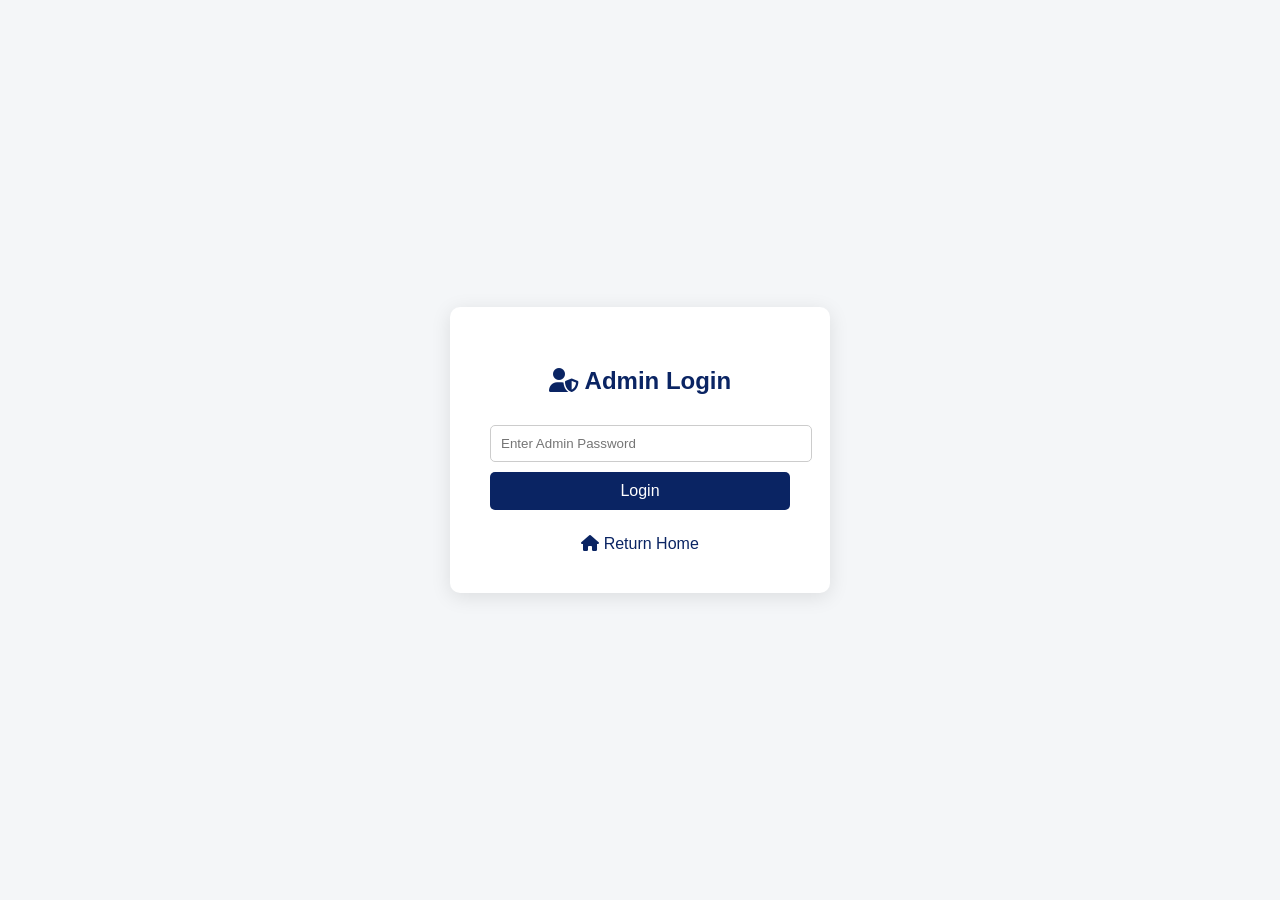
<file: dashboard.html>
<!DOCTYPE html>
<html lang="en">
<head>
<meta charset="UTF-8">
<meta name="viewport" content="width=device-width, initial-scale=1.0">
<title>Admin Dashboard | A.K Mutua & Co</title>
<!-- Font Awesome -->
<link rel="stylesheet" href="https://cdnjs.cloudflare.com/ajax/libs/font-awesome/6.4.0/css/all.min.css">
<style>
  * {
    box-sizing: border-box;
  }
  body {
    font-family: 'Segoe UI', Tahoma, Geneva, Verdana, sans-serif;
    background: #f4f6f8;
    margin: 0;
    padding: 0;
  }
  header {
    background: #0a2463;
    color: #fff;
    padding: 15px 20px;
    display: flex;
    justify-content: space-between;
    align-items: center;
    flex-wrap: wrap;
    gap: 10px;
  }
  header h2 { margin: 0; font-size: 1.4rem; }
  header .btns button {
    background: #073366;
    color: #fff;
    border: none;
    padding: 8px 15px;
    border-radius: 5px;
    cursor: pointer;
    margin-left: 10px;
    transition: background 0.2s;
  }
  header .btns button:hover { background: #051f4d; }
  .container { max-width: 1400px; margin: 20px auto; padding: 0 20px; }
  .section {
    background: #fff;
    padding: 20px;
    margin-bottom: 30px;
    border-radius: 10px;
    box-shadow: 0 4px 15px rgba(0,0,0,0.08);
  }
  .section h3 {
    color: #0a2463;
    margin-top: 0;
    margin-bottom: 15px;
    border-left: 5px solid #0a2463;
    padding-left: 15px;
  }
  .form-group {
    margin-bottom: 15px;
  }
  .form-group input,
  .form-group textarea,
  .form-group select {
    width: 100%;
    padding: 10px;
    border-radius: 5px;
    border: 1px solid #ccc;
    font-size: 14px;
  }
  .form-group textarea {
    resize: vertical;
    min-height: 80px;
  }
  button.action-btn {
    background: #0a2463;
    color: #fff;
    border: none;
    padding: 10px 20px;
    border-radius: 5px;
    cursor: pointer;
    font-size: 14px;
  }
  button.action-btn:hover { background: #073366; }
  button.small-btn {
    background: #2c3e50;
    padding: 5px 10px;
    font-size: 12px;
    margin: 0 2px;
  }
  button.danger { background: #c0392b; }
  button.danger:hover { background: #a82316; }
  button.success { background: #27ae60; }
  button.success:hover { background: #1e8449; }

  /* Filters & sorting bar */
  .controls-bar {
    display: flex;
    flex-wrap: wrap;
    gap: 15px;
    justify-content: space-between;
    align-items: center;
    margin-bottom: 20px;
  }
  .search-box {
    flex: 2;
    min-width: 200px;
    display: flex;
    gap: 10px;
  }
  .search-box input {
    flex: 1;
    padding: 8px 12px;
    border: 1px solid #ccc;
    border-radius: 5px;
  }
  .sort-buttons {
    display: flex;
    gap: 10px;
    flex-wrap: wrap;
  }
  .sort-buttons button {
    background: #ecf0f1;
    color: #2c3e50;
    border: none;
    padding: 6px 12px;
    border-radius: 5px;
    cursor: pointer;
    font-size: 13px;
  }
  .sort-buttons button.active {
    background: #0a2463;
    color: white;
  }
  .reset-btn {
    background: #95a5a6 !important;
    color: white !important;
  }
  .reset-btn:hover {
    background: #7f8c8d !important;
  }

  /* Table */
  .table-wrapper {
    overflow-x: auto;
  }
  table {
    width: 100%;
    border-collapse: collapse;
    font-size: 14px;
  }
  table th, table td {
    border: 1px solid #ddd;
    padding: 12px 8px;
    text-align: left;
    vertical-align: top;
  }
  table th {
    background: #0a2463;
    color: #fff;
    font-weight: 600;
  }
  table td {
    word-break: break-word;
    white-space: normal;
  }
  /* Prevent overflow for phone and case number */
  td:nth-child(2), td:nth-child(4) {
    white-space: nowrap;
  }
  @media (max-width: 768px) {
    td:nth-child(2), td:nth-child(4) {
      white-space: normal;
    }
  }
  .status-badge {
    display: inline-block;
    padding: 4px 8px;
    border-radius: 20px;
    font-size: 12px;
    font-weight: bold;
    text-align: center;
    min-width: 70px;
  }
  .status-pending {
    background: #f39c12;
    color: #fff;
  }
  .status-closed {
    background: #2ecc71;
    color: #fff;
  }
  .action-icons i {
    cursor: pointer;
    margin: 0 5px;
    font-size: 1.1rem;
    transition: color 0.2s;
  }
  .action-icons i.fa-edit { color: #3498db; }
  .action-icons i.fa-trash-alt { color: #e74c3c; }
  .action-icons i:hover { opacity: 0.7; }

  /* Pagination */
  .pagination {
    display: flex;
    justify-content: center;
    gap: 8px;
    margin-top: 20px;
    flex-wrap: wrap;
  }
  .pagination button {
    background: #ecf0f1;
    border: none;
    padding: 8px 12px;
    border-radius: 5px;
    cursor: pointer;
    font-size: 14px;
  }
  .pagination button.active {
    background: #0a2463;
    color: white;
  }
  .pagination button:disabled {
    opacity: 0.5;
    cursor: not-allowed;
  }

  /* Modal */
  .modal {
    display: none;
    position: fixed;
    z-index: 1000;
    left: 0;
    top: 0;
    width: 100%;
    height: 100%;
    overflow: auto;
    background-color: rgba(0,0,0,0.4);
  }
  .modal-content {
    background-color: #fefefe;
    margin: 5% auto;
    padding: 20px;
    border-radius: 10px;
    width: 90%;
    max-width: 500px;
    box-shadow: 0 5px 15px rgba(0,0,0,0.3);
  }
  .modal-content h3 {
    margin-top: 0;
  }
  .modal-buttons {
    display: flex;
    justify-content: flex-end;
    gap: 10px;
    margin-top: 20px;
  }
  .close {
    float: right;
    font-size: 28px;
    font-weight: bold;
    cursor: pointer;
  }
  .close:hover { color: #0a2463; }
</style>
</head>
<body>

<script>
if (!localStorage.getItem('adminAuth')) {
  window.location.href = 'login.html';
}
</script>

<header>
  <h2><i class="fas fa-user-shield"></i> Admin Dashboard</h2>
  <div class="btns">
    <button onclick="window.location.href='index.html'"><i class="fas fa-home"></i> Home</button>
    <button onclick="logout()"><i class="fas fa-sign-out-alt"></i> Logout</button>
  </div>
</header>

<div class="container">

  <!-- Add Client Section -->
  <div class="section">
    <h3>Add New Client</h3>
    <div class="form-group">
      <input type="text" id="name" placeholder="Client Name">
      <input type="text" id="caseNumber" placeholder="Case Number (e.g., AKM-001-2023)">
      <textarea id="caseDescription" placeholder="Case Description"></textarea>
      <input type="text" id="phone" placeholder="Phone Number">
      <input type="email" id="email" placeholder="Email Address (optional)">
    </div>
    <button class="action-btn" onclick="addClient()"><i class="fas fa-plus"></i> Add Client</button>
  </div>

  <!-- Clients List Section -->
  <div class="section">
    <h3>Clients List</h3>

    <!-- Controls -->
    <div class="controls-bar">
      <div class="search-box">
        <input type="text" id="searchInput" placeholder="Search by name or case number...">
        <button class="action-btn reset-btn" onclick="resetFilters()"><i class="fas fa-undo-alt"></i> Reset Filters</button>
      </div>
      <div class="sort-buttons">
        <button id="sortNewest" onclick="sortBy('newest')">Newest First</button>
        <button id="sortOldest" onclick="sortBy('oldest')">Oldest First</button>
        <button id="sortPending" onclick="sortBy('pending')">Pending</button>
        <button id="sortClosed" onclick="sortBy('closed')">Closed</button>
      </div>
    </div>

    <div class="table-wrapper">
      <table id="clientsTable">
        <thead>
          <tr>
            <th>Name</th>
            <th>Case Number</th>
            <th>Description</th>
            <th>Phone</th>
            <th>Status</th>
            <th>Actions</th>
          </tr>
        </thead>
        <tbody id="clientsTableBody">
          <tr><td colspan="6" style="text-align:center;">Loading clients...</td></tr>
        </tbody>
      </table>
    </div>

    <!-- Pagination -->
    <div class="pagination" id="paginationControls"></div>
  </div>
</div>

<!-- Edit Modal -->
<div id="editModal" class="modal">
  <div class="modal-content">
    <span class="close" onclick="closeEditModal()">&times;</span>
    <h3>Edit Client</h3>
    <input type="hidden" id="editId">
    <div class="form-group">
      <label>Name</label>
      <input type="text" id="editName">
    </div>
    <div class="form-group">
      <label>Case Number</label>
      <input type="text" id="editCaseNumber">
    </div>
    <div class="form-group">
      <label>Description</label>
      <textarea id="editDescription" rows="3"></textarea>
    </div>
    <div class="form-group">
      <label>Phone</label>
      <input type="text" id="editPhone">
    </div>
    <div class="form-group">
      <label>Email</label>
      <input type="email" id="editEmail">
    </div>
    <div class="form-group">
      <label>Status</label>
      <select id="editStatus">
        <option value="pending">Pending</option>
        <option value="closed">Closed</option>
      </select>
    </div>
    <div class="modal-buttons">
      <button class="action-btn" onclick="updateClient()">Save Changes</button>
      <button class="action-btn danger" onclick="closeEditModal()">Cancel</button>
    </div>
  </div>
</div>

<script>
const API_URL = 'https://ak-mutua-law.onrender.com'; // Change to your backend URL

// Global data
let allClients = [];
let currentSort = 'newest'; // default sort on load
let currentSearch = '';
let currentPage = 1;
const rowsPerPage = 10;

// Helper: extract year from case number (format AKM-XXX-YYYY)
function extractYear(caseNumber) {
  const parts = caseNumber.split('-');
  if (parts.length === 3) return parseInt(parts[2], 10);
  return 0;
}

// Sort functions
function sortClients(clients, sortType) {
  let sorted = [...clients];
  switch(sortType) {
    case 'newest':
      sorted.sort((a,b) => extractYear(b.caseNumber) - extractYear(a.caseNumber));
      break;
    case 'oldest':
      sorted.sort((a,b) => extractYear(a.caseNumber) - extractYear(b.caseNumber));
      break;
    case 'pending':
      sorted = sorted.filter(c => c.status === 'pending');
      break;
    case 'closed':
      sorted = sorted.filter(c => c.status === 'closed');
      break;
    default:
      break;
  }
  return sorted;
}

// Apply filters (search + sort)
function getFilteredClients() {
  let filtered = allClients;
  if (currentSearch.trim() !== '') {
    const q = currentSearch.toLowerCase();
    filtered = filtered.filter(c => 
      c.name.toLowerCase().includes(q) || 
      c.caseNumber.toLowerCase().includes(q)
    );
  }
  return sortClients(filtered, currentSort);
}

// Render table with pagination
function renderTable() {
  const filtered = getFilteredClients();
  const totalPages = Math.ceil(filtered.length / rowsPerPage);
  if (currentPage > totalPages) currentPage = totalPages || 1;
  const start = (currentPage - 1) * rowsPerPage;
  const pageClients = filtered.slice(start, start + rowsPerPage);
  const tbody = document.getElementById('clientsTableBody');
  if (pageClients.length === 0) {
    tbody.innerHTML = '<tr><td colspan="6" style="text-align:center;">No clients found</td></tr>';
  } else {
    tbody.innerHTML = pageClients.map(c => `
      <tr>
        <td>${escapeHtml(c.name)}</td>
        <td>${escapeHtml(c.caseNumber)}</td>
        <td>${escapeHtml(c.caseDescription || '')}</td>
        <td>${escapeHtml(c.phone)}</td>
        <td><span class="status-badge ${c.status === 'pending' ? 'status-pending' : 'status-closed'}">${c.status === 'pending' ? 'Pending' : 'Closed'}</span></td>
        <td class="action-icons">
          <i class="fas fa-edit" onclick="openEditModal('${c._id}')" title="Edit"></i>
          <i class="fas fa-trash-alt" onclick="deleteClient('${c._id}')" title="Delete"></i>
        </td>
      </tr>
    `).join('');
  }
  renderPagination(totalPages);
}

function renderPagination(totalPages) {
  const paginationDiv = document.getElementById('paginationControls');
  if (totalPages <= 1) {
    paginationDiv.innerHTML = '';
    return;
  }
  let html = `<button onclick="changePage(1)" ${currentPage === 1 ? 'disabled' : ''}><i class="fas fa-angle-double-left"></i></button>
              <button onclick="changePage(${currentPage-1})" ${currentPage === 1 ? 'disabled' : ''}><i class="fas fa-angle-left"></i></button>`;
  for (let i = 1; i <= totalPages; i++) {
    if (i === 1 || i === totalPages || (i >= currentPage-2 && i <= currentPage+2)) {
      html += `<button onclick="changePage(${i})" class="${i === currentPage ? 'active' : ''}">${i}</button>`;
    } else if (i === currentPage-3 || i === currentPage+3) {
      html += `<button disabled>...</button>`;
    }
  }
  html += `<button onclick="changePage(${currentPage+1})" ${currentPage === totalPages ? 'disabled' : ''}><i class="fas fa-angle-right"></i></button>
           <button onclick="changePage(${totalPages})" ${currentPage === totalPages ? 'disabled' : ''}><i class="fas fa-angle-double-right"></i></button>`;
  paginationDiv.innerHTML = html;
}

function changePage(page) {
  currentPage = page;
  renderTable();
}

function applyFilters() {
  currentSearch = document.getElementById('searchInput').value;
  currentPage = 1;
  renderTable();
}

function sortBy(type) {
  currentSort = type;
  currentPage = 1;
  // Highlight active sort button
  document.querySelectorAll('.sort-buttons button').forEach(btn => btn.classList.remove('active'));
  if (type === 'newest') document.getElementById('sortNewest').classList.add('active');
  else if (type === 'oldest') document.getElementById('sortOldest').classList.add('active');
  else if (type === 'pending') document.getElementById('sortPending').classList.add('active');
  else if (type === 'closed') document.getElementById('sortClosed').classList.add('active');
  renderTable();
}

// Reset all filters to default (newest, no search, page 1)
function resetFilters() {
  document.getElementById('searchInput').value = '';
  currentSearch = '';
  currentSort = 'newest';
  currentPage = 1;
  // Update active sort button
  document.querySelectorAll('.sort-buttons button').forEach(btn => btn.classList.remove('active'));
  document.getElementById('sortNewest').classList.add('active');
  renderTable();
}

// Helper to escape HTML
function escapeHtml(str) {
  if (!str) return '';
  return str.replace(/[&<>]/g, function(m) {
    if (m === '&') return '&amp;';
    if (m === '<') return '&lt;';
    if (m === '>') return '&gt;';
    return m;
  }).replace(/[\uD800-\uDBFF][\uDC00-\uDFFF]/g, function(c) {
    return c;
  });
}

// Fetch all clients from backend
async function fetchClients() {
  try {
    const res = await fetch(`${API_URL}/clients`, {
      headers: { 'x-admin-password': '#Akmutuaadv@2013' }
    });
    if (!res.ok) throw new Error('Failed to fetch');
    allClients = await res.json();
    // After loading data, reset to default view (newest, no search)
    resetFilters();
  } catch (err) {
    console.error('Error fetching clients:', err);
    document.getElementById('clientsTableBody').innerHTML = '<tr><td colspan="6" style="text-align:center;">Error loading data. Please refresh.</td></tr>';
  }
}

// Add client
async function addClient() {
  const name = document.getElementById('name').value.trim();
  const caseNumber = document.getElementById('caseNumber').value.trim();
  const caseDescription = document.getElementById('caseDescription').value.trim();
  const phone = document.getElementById('phone').value.trim();
  const email = document.getElementById('email').value.trim();

  if (!name || !caseNumber || !phone) {
    alert('Please fill in name, case number, and phone.');
    return;
  }

  try {
    const res = await fetch(`${API_URL}/clients`, {
      method: 'POST',
      headers: {
        'Content-Type': 'application/json',
        'x-admin-password': '#Akmutuaadv@2013'
      },
      body: JSON.stringify({ name, caseNumber, caseDescription, phone, email })
    });
    const data = await res.json();
    if (!res.ok) throw new Error(data.message || 'Error adding client');
    alert(data.message || 'Client added');
    // Clear form
    document.getElementById('name').value = '';
    document.getElementById('caseNumber').value = '';
    document.getElementById('caseDescription').value = '';
    document.getElementById('phone').value = '';
    document.getElementById('email').value = '';
    await fetchClients(); // refresh (will also reset filters)
  } catch (error) {
    console.error('Error adding client:', error);
    alert('Failed to add client.');
  }
}

// Delete client
async function deleteClient(id) {
  if (!confirm('Are you sure you want to delete this client?')) return;
  try {
    const res = await fetch(`${API_URL}/clients/${id}`, {
      method: 'DELETE',
      headers: { 'x-admin-password': '#Akmutuaadv@2013' }
    });
    if (!res.ok) throw new Error('Delete failed');
    alert('Client deleted');
    await fetchClients(); // refresh
  } catch (err) {
    console.error('Delete error:', err);
    alert('Failed to delete client.');
  }
}

// Edit modal
let currentEditId = null;
function openEditModal(id) {
  const client = allClients.find(c => c._id === id);
  if (!client) return;
  currentEditId = id;
  document.getElementById('editId').value = id;
  document.getElementById('editName').value = client.name;
  document.getElementById('editCaseNumber').value = client.caseNumber;
  document.getElementById('editDescription').value = client.caseDescription || '';
  document.getElementById('editPhone').value = client.phone;
  document.getElementById('editEmail').value = client.email || '';
  document.getElementById('editStatus').value = client.status || 'pending';
  document.getElementById('editModal').style.display = 'block';
}

function closeEditModal() {
  document.getElementById('editModal').style.display = 'none';
  currentEditId = null;
}

async function updateClient() {
  const id = currentEditId;
  const updatedData = {
    name: document.getElementById('editName').value.trim(),
    caseNumber: document.getElementById('editCaseNumber').value.trim(),
    caseDescription: document.getElementById('editDescription').value.trim(),
    phone: document.getElementById('editPhone').value.trim(),
    email: document.getElementById('editEmail').value.trim(),
    status: document.getElementById('editStatus').value
  };
  if (!updatedData.name || !updatedData.caseNumber || !updatedData.phone) {
    alert('Name, case number, and phone are required.');
    return;
  }
  try {
    const res = await fetch(`${API_URL}/clients/${id}`, {
      method: 'PUT',
      headers: {
        'Content-Type': 'application/json',
        'x-admin-password': '#Akmutuaadv@2013'
      },
      body: JSON.stringify(updatedData)
    });
    if (!res.ok) throw new Error('Update failed');
    alert('Client updated');
    closeEditModal();
    await fetchClients(); // refresh
  } catch (err) {
    console.error('Update error:', err);
    alert('Failed to update client.');
  }
}

// Logout
function logout() {
  localStorage.removeItem('adminAuth');
  window.location.href = 'login.html';
}

// Initial load
fetchClients();

// Event listener for search input
document.getElementById('searchInput').addEventListener('input', applyFilters);
</script>
</body>
</html>
</file>
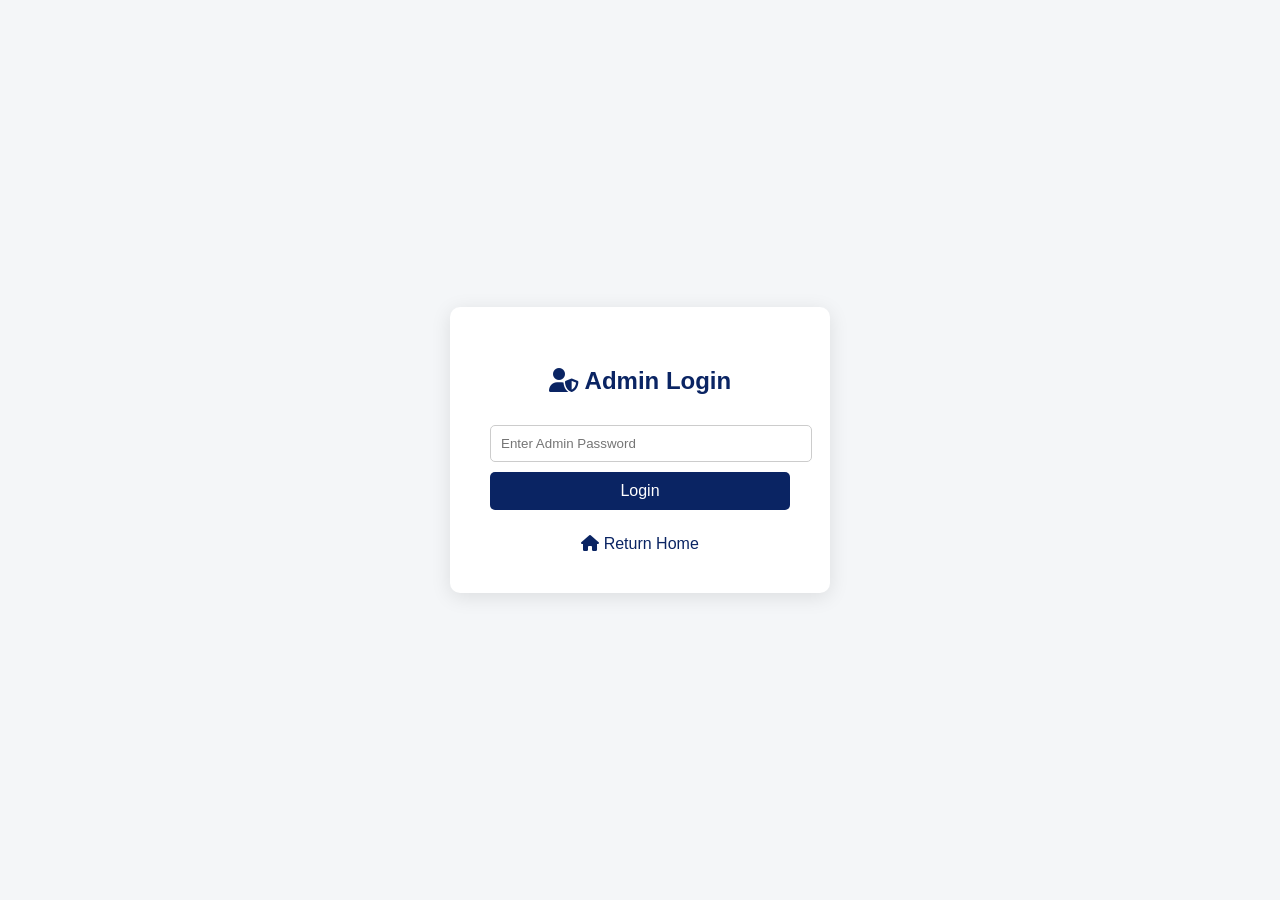
<file: login.html>
<!DOCTYPE html>
<html lang="en">
<head>
<meta charset="UTF-8">
<meta name="viewport" content="width=device-width, initial-scale=1.0">
<title>Admin Login | A.K Mutua & Co</title>

<!-- Font Awesome -->
<link rel="stylesheet" href="https://cdnjs.cloudflare.com/ajax/libs/font-awesome/6.4.0/css/all.min.css">

<style>
body {
  font-family: Arial, sans-serif;
  background: #f4f6f8;
  display: flex;
  justify-content: center;
  align-items: center;
  height: 100vh;
  margin: 0;
}
.login-container {
  background: #fff;
  padding: 40px;
  border-radius: 10px;
  box-shadow: 0 4px 20px rgba(0,0,0,0.1);
  width: 300px;
  text-align: center;
}
.login-container h2 {
  margin-bottom: 20px;
  color: #0a2463;
}
.login-container input {
  width: 100%;
  padding: 10px;
  margin: 10px 0;
  border-radius: 5px;
  border: 1px solid #ccc;
}
.login-container button {
  width: 100%;
  padding: 10px;
  background: #0a2463;
  color: #fff;
  border: none;
  border-radius: 5px;
  cursor: pointer;
  font-size: 16px;
}
.login-container button:hover { background: #073366; }
.error { color: red; margin-top: 10px; }
.home-link {
  display: inline-block;
  margin-top: 15px;
  color: #0a2463;
  text-decoration: none;
  font-weight: 500;
}
.home-link:hover { text-decoration: underline; }
</style>
</head>
<body>

<div class="login-container">
  <h2><i class="fas fa-user-shield"></i> Admin Login</h2>
  <input type="password" id="password" placeholder="Enter Admin Password">
  <button onclick="login()">Login</button>
  <div class="error" id="error"></div>
  <a href="index.html" class="home-link"><i class="fas fa-home"></i> Return Home</a>
</div>

<script>
const adminPassword = '#Akmutuaadv@2013'; // must match .env password

function login() {
  const pass = document.getElementById('password').value;
  if (pass === adminPassword) {
    localStorage.setItem('adminAuth', 'true');
    window.location.href = 'dashboard.html';
  } else {
    document.getElementById('error').textContent = 'Incorrect password';
  }
}
</script>

</body>
</html>
</file>
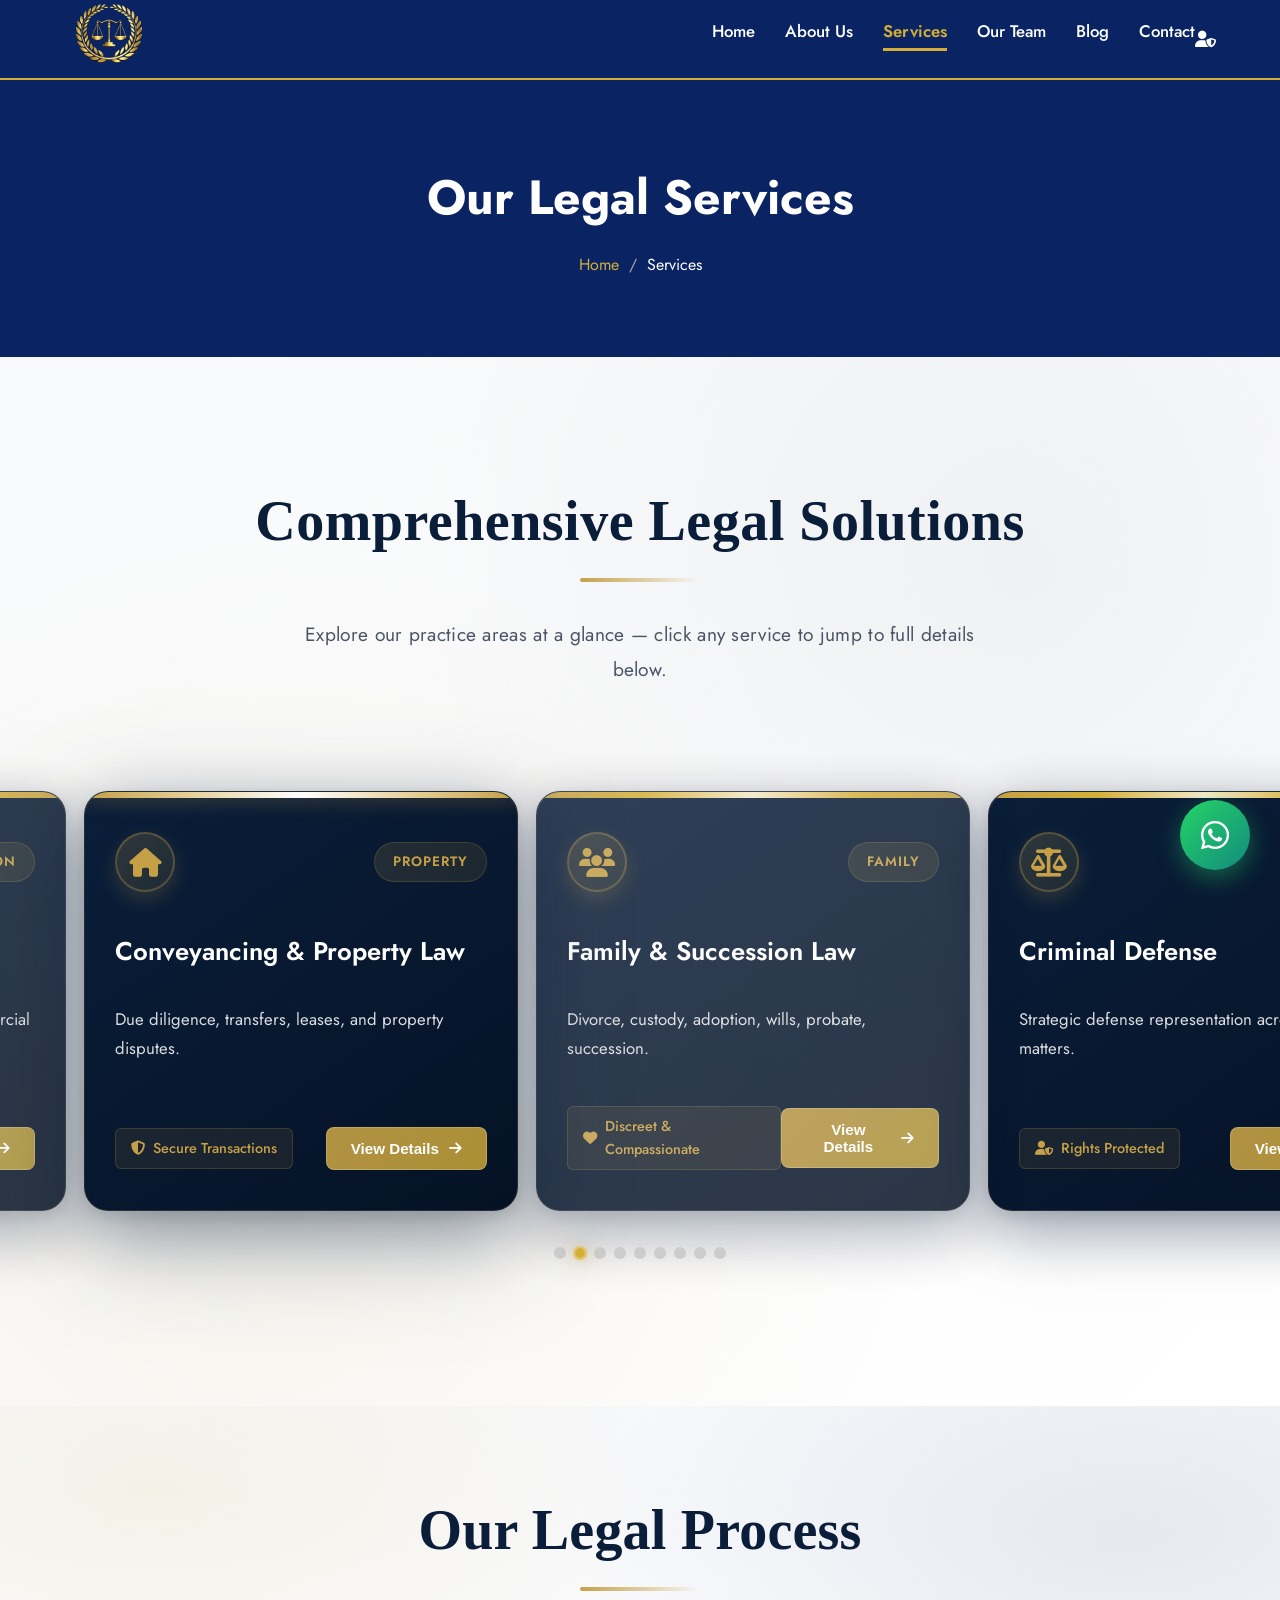
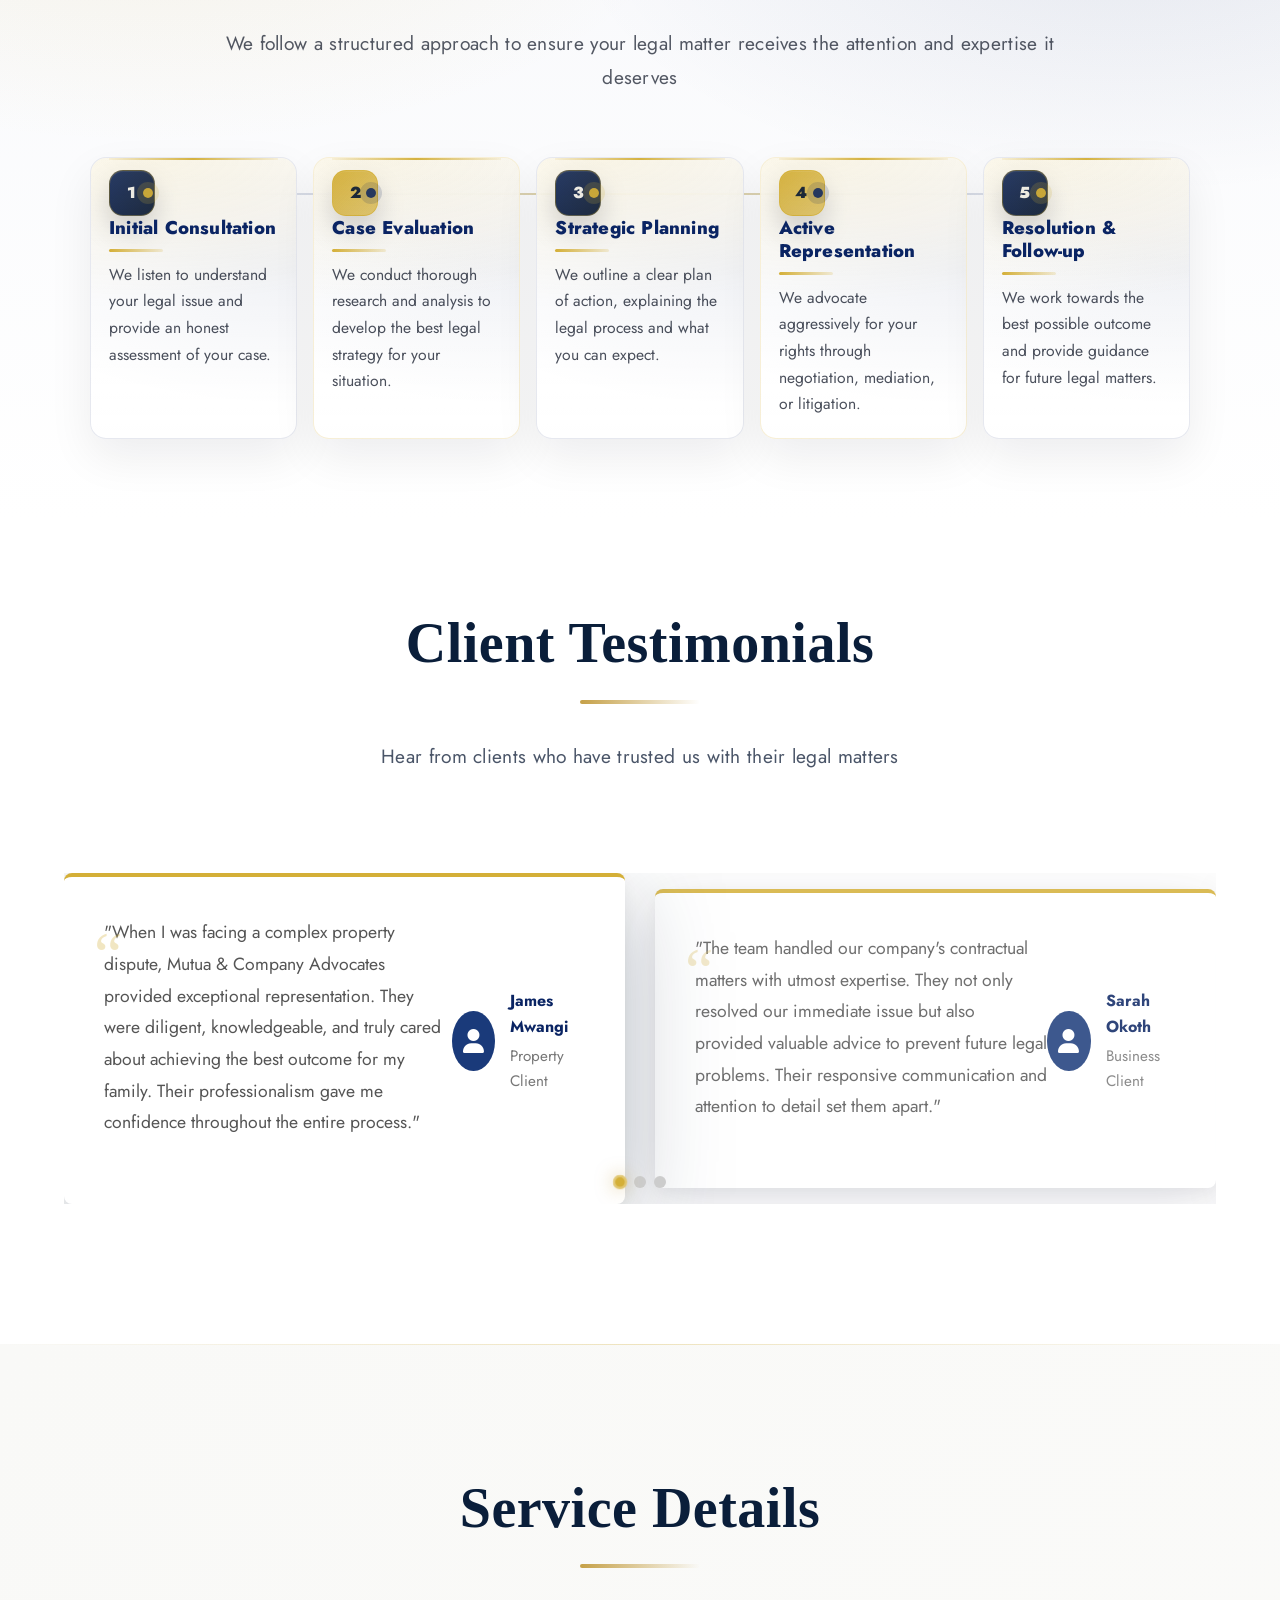
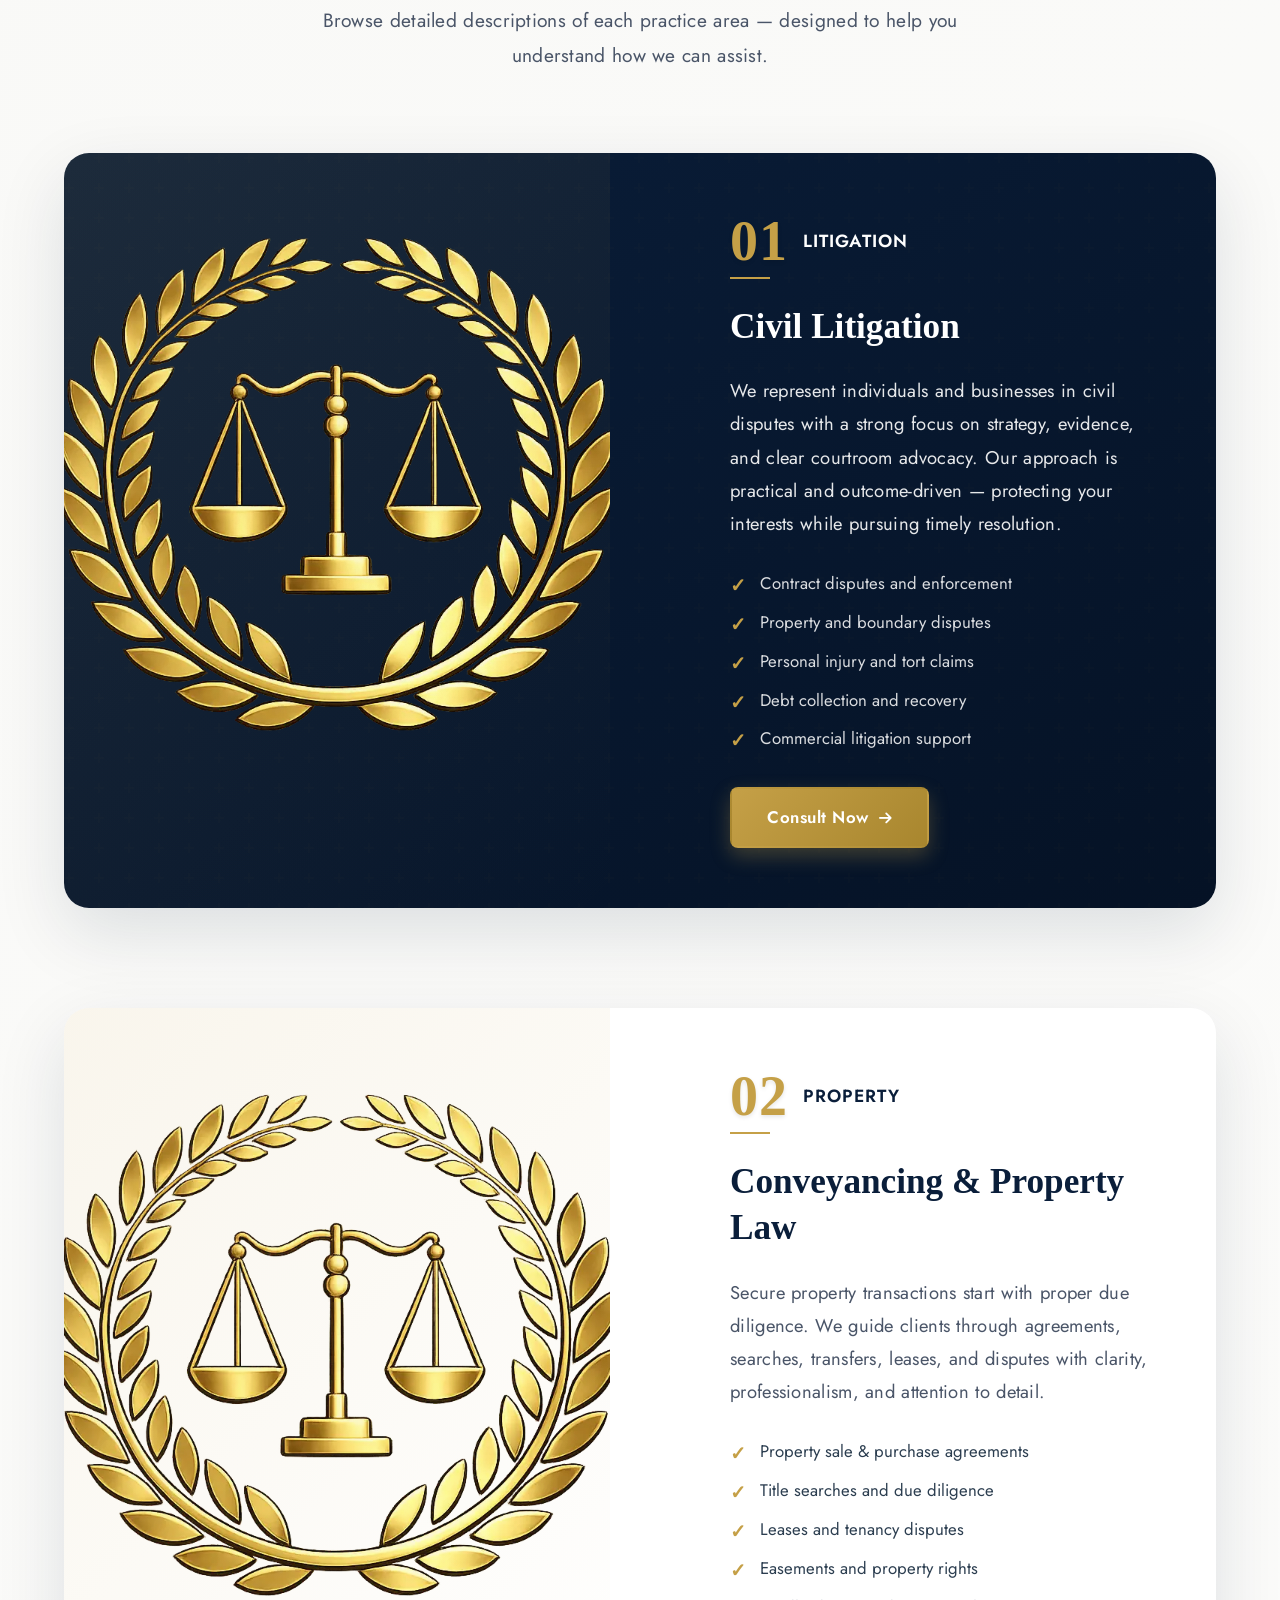
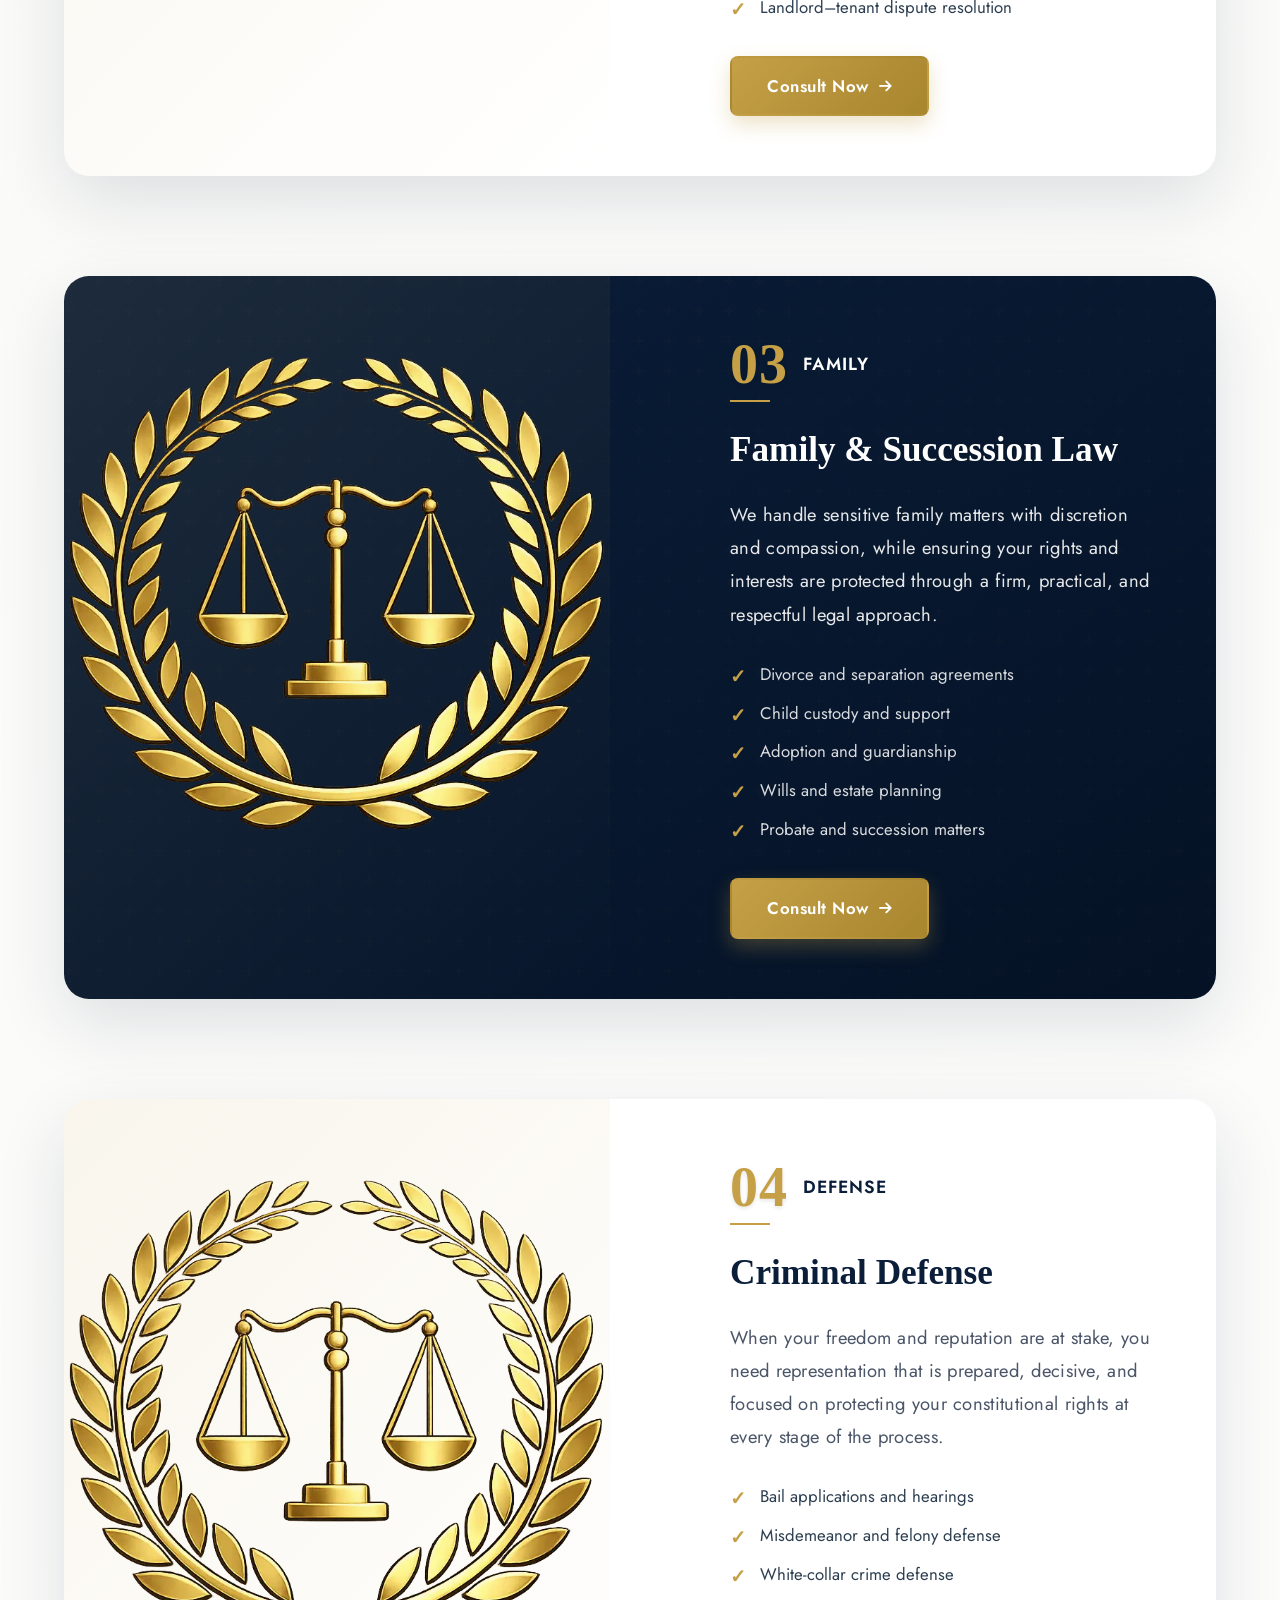
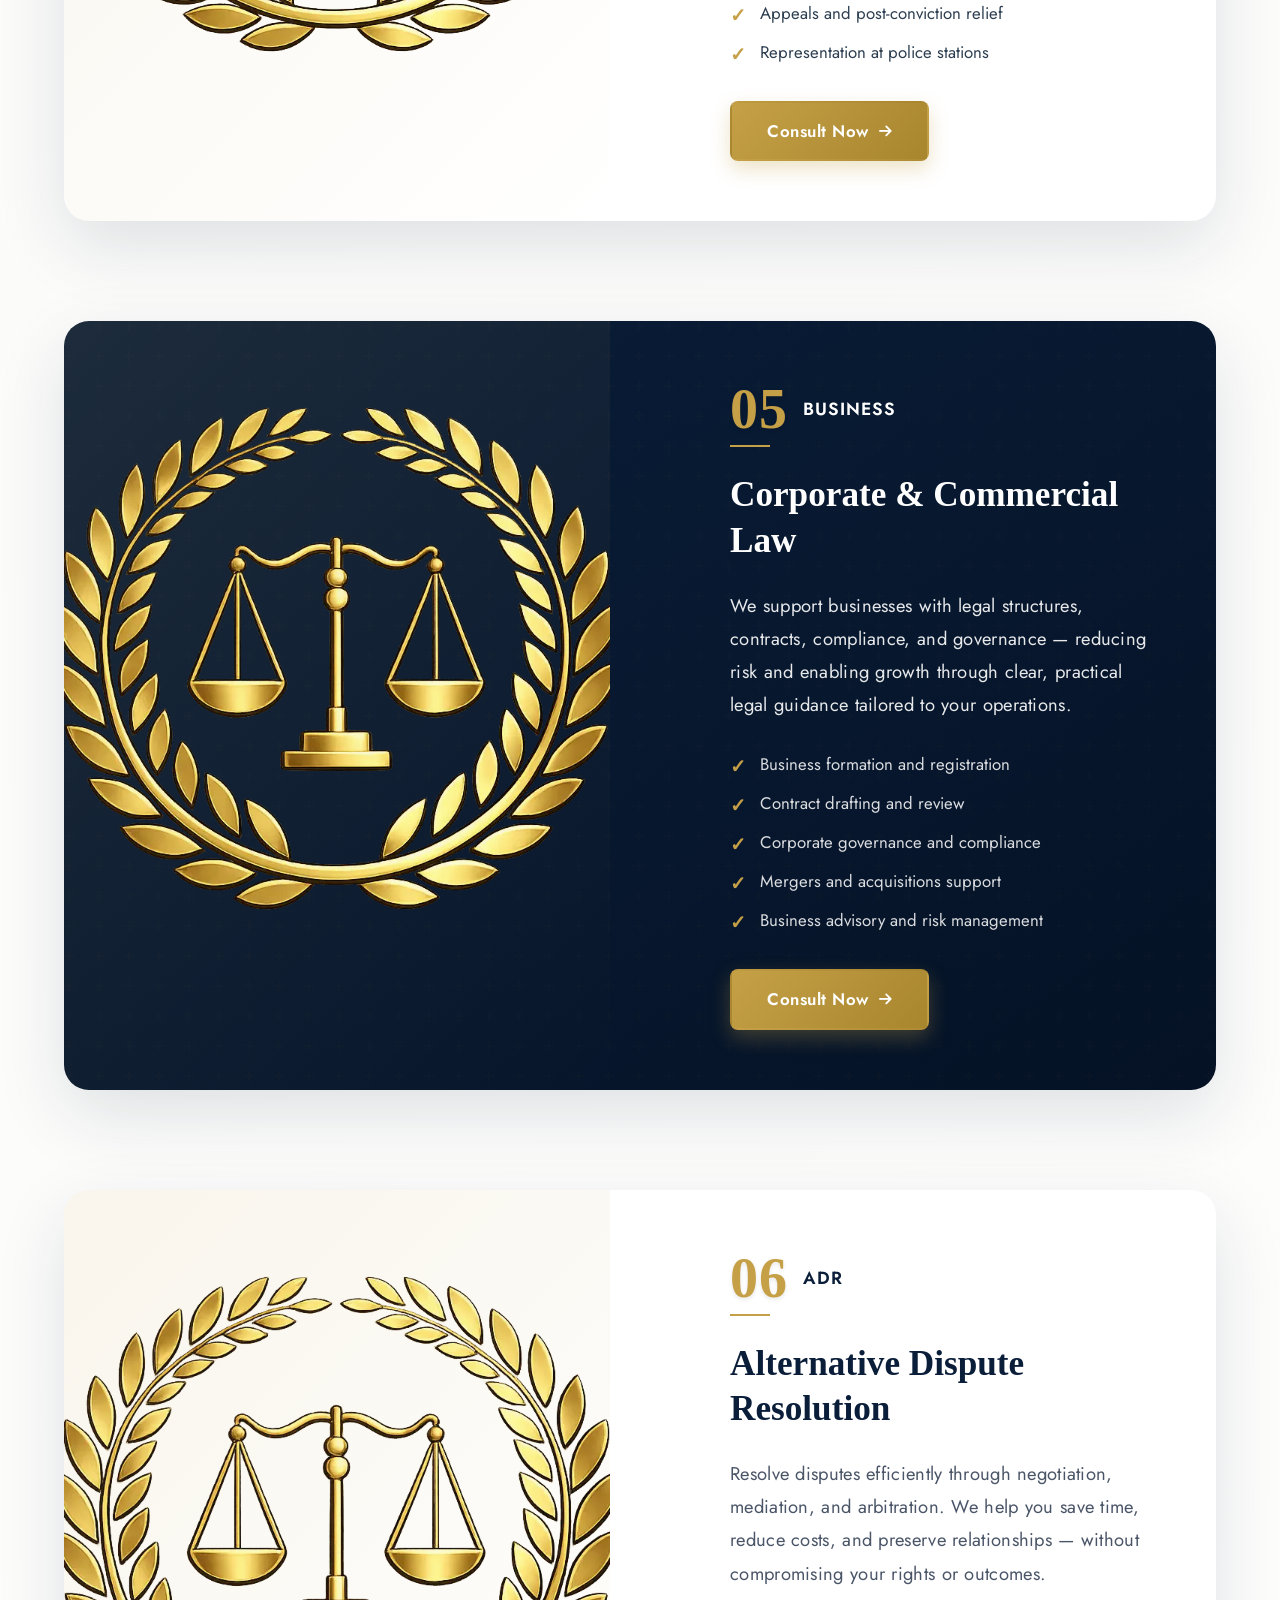
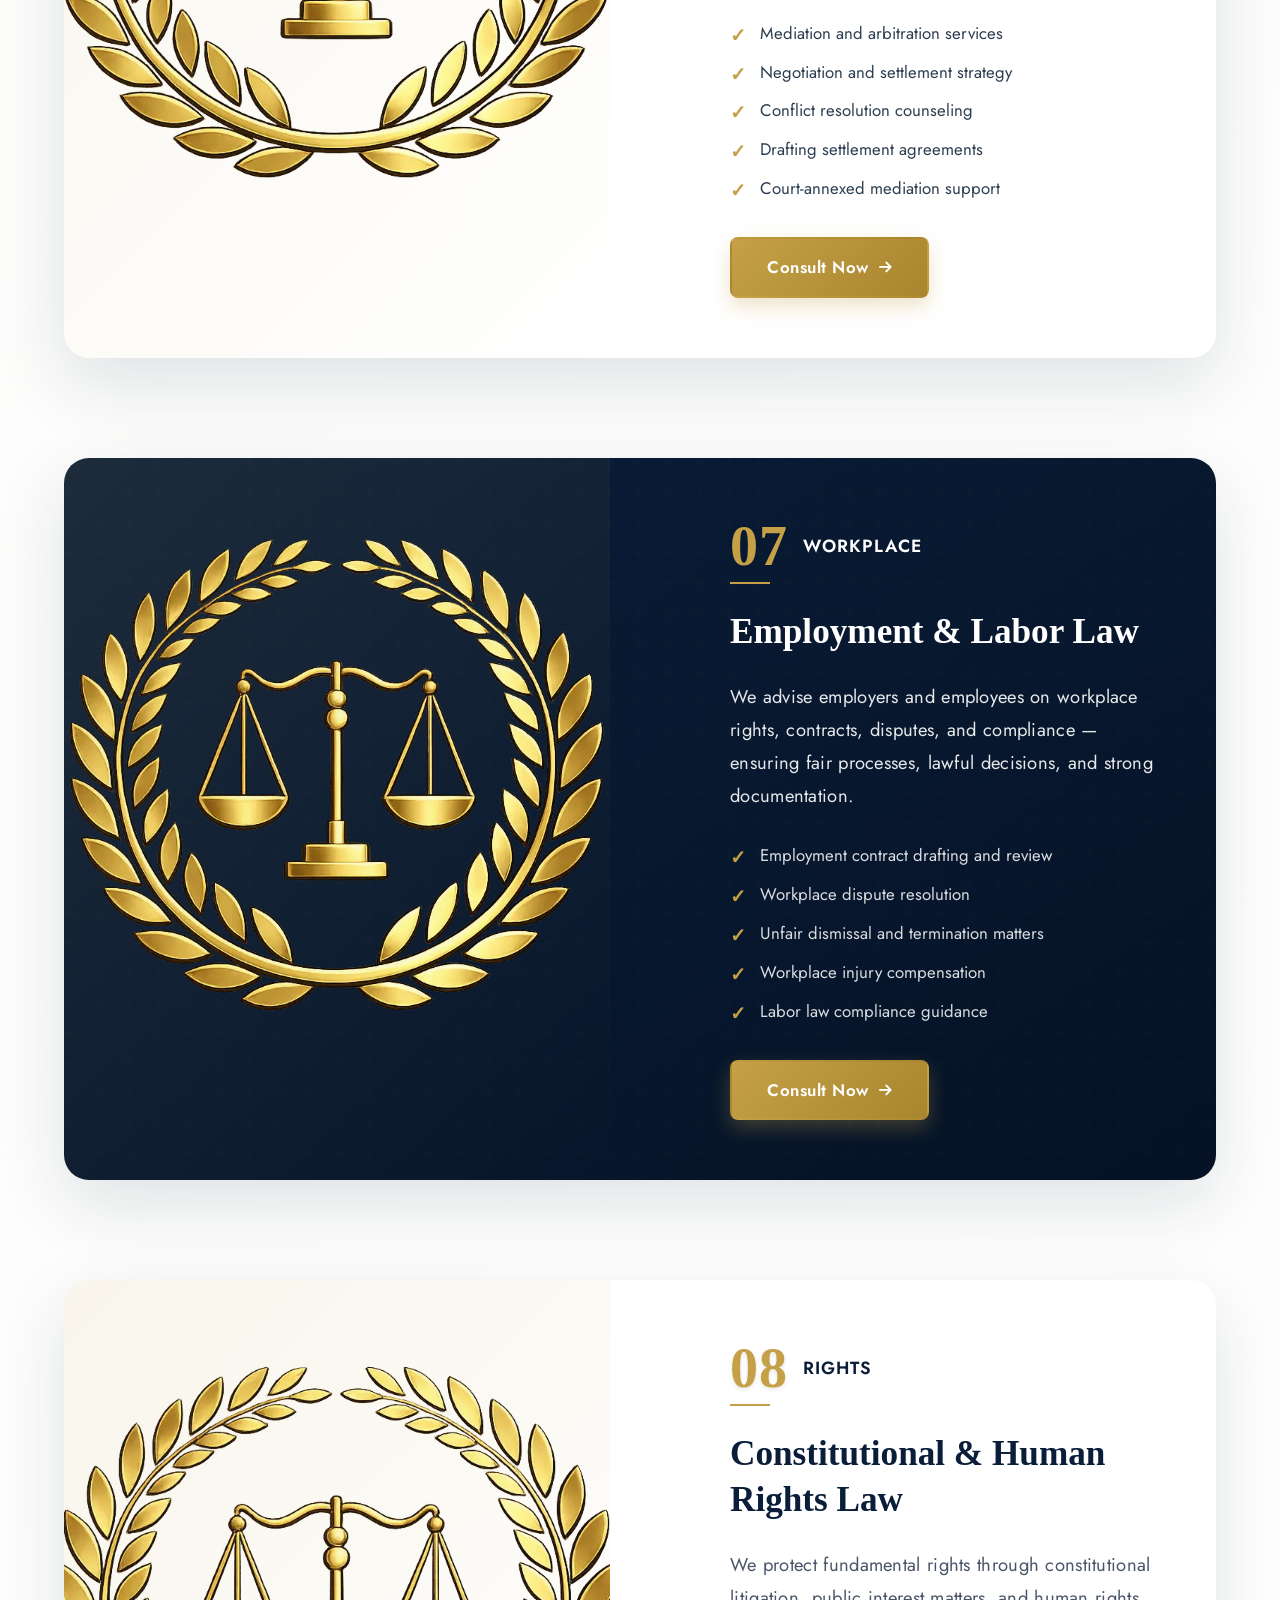
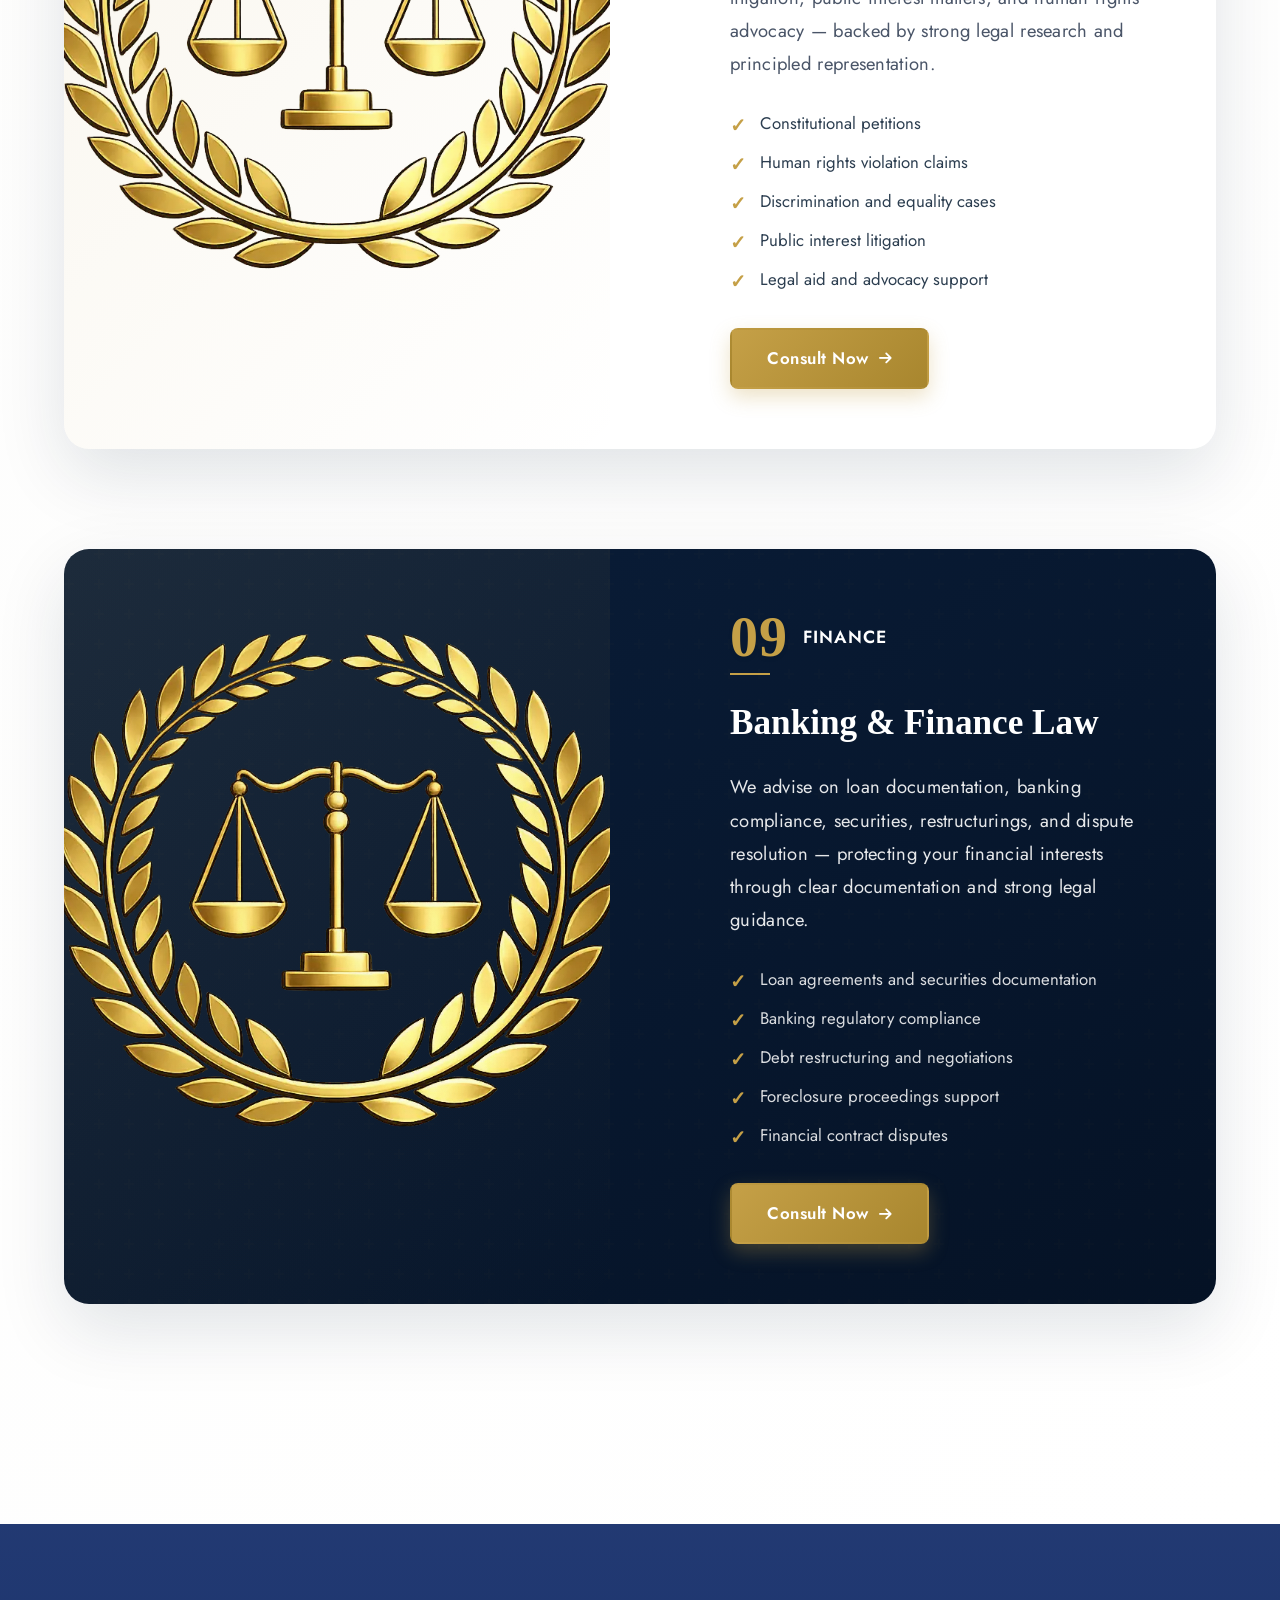
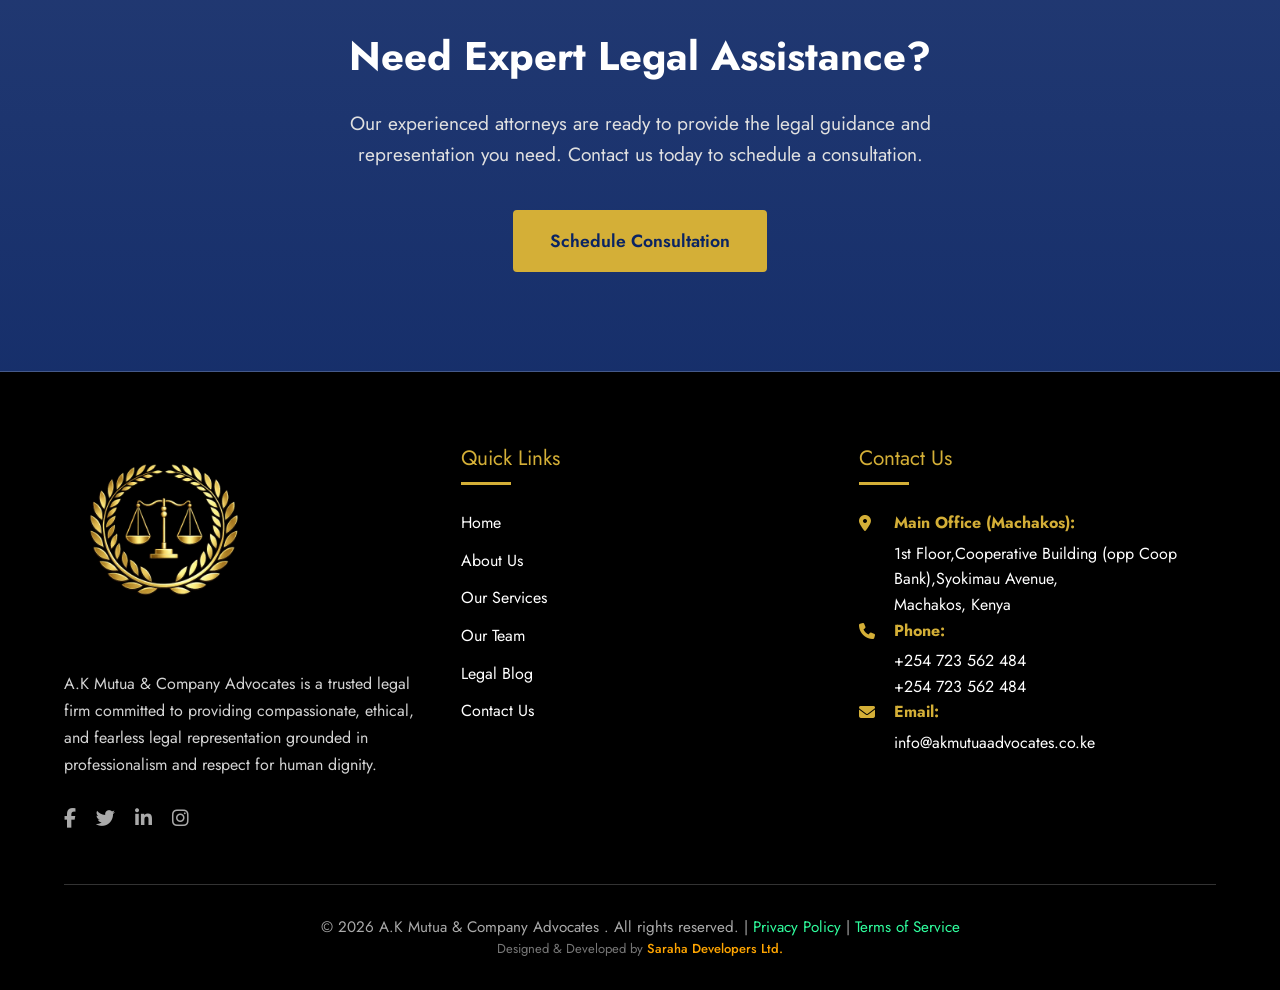
<file: services.html>
<!DOCTYPE html>
<html lang="en">
<head>
  <meta charset="UTF-8" />
  <meta name="viewport" content="width=device-width, initial-scale=1.0" />
  <meta name="robots" content="index, follow" />

  <title>Our Legal Services | A.K Mutua & Company Advocates – Machakos, Kenya</title>
  <meta name="description" content="Explore legal services offered by A.K Mutua & Company Advocates in Machakos, Kenya including civil litigation, conveyancing, family & succession law, criminal defense, and legal consultancy." />
  <meta name="keywords" content="legal services Machakos, advocates in Machakos, lawyers in Machakos, civil litigation Kenya, conveyancing lawyers, family law Kenya, criminal defense Kenya, legal consultancy" />
  <link rel="canonical" href="https://akmutuaadvocates.co.ke/services.html" />

  <!-- Open Graph -->
  <meta property="og:type" content="website" />
  <meta property="og:url" content="https://akmutuaadvocates.co.ke/services.html" />
  <meta property="og:title" content="Our Legal Services | A.K Mutua & Company Advocates" />
  <meta property="og:description" content="Professional legal services in Machakos, Kenya. Civil litigation, conveyancing, family law, criminal defense, and advisory services." />
  <meta property="og:image" content="https://akmutuaadvocates.co.ke/Muiruri-Mwangi-favicon.webp" />

  <!-- Twitter -->
  <meta name="twitter:card" content="summary_large_image" />
  <meta name="twitter:title" content="Our Legal Services | A.K Mutua & Company Advocates" />
  <meta name="twitter:description" content="Trusted legal services in Machakos, Kenya. Book a consultation today." />
  <meta name="twitter:image" content="https://akmutuaadvocates.co.ke/Muiruri-Mwangi-favicon.webp" />

  <!-- Favicons -->
  <link rel="icon" href="Muiruri-Mwangi-favicon.webp" type="image/webp" />
  <link rel="apple-touch-icon" href="Muiruri-Mwangi-favicon.webp" />

  <!-- Fonts -->
  <link rel="preconnect" href="https://fonts.googleapis.com" />
  <link rel="preconnect" href="https://fonts.gstatic.com" crossorigin />
  <link href="https://fonts.googleapis.com/css2?family=Jost:wght@300;400;500;600;700&display=swap" rel="stylesheet" />

  <!-- Icons -->
  <link rel="stylesheet" href="https://cdnjs.cloudflare.com/ajax/libs/font-awesome/6.4.0/css/all.min.css" />

  <!-- Swiper (keep ONLY if services page uses a slider) -->
  <link rel="stylesheet" href="https://cdn.jsdelivr.net/npm/swiper@11/swiper-bundle.min.css" />

  <!-- Page CSS -->
  <link rel="stylesheet" href="services.css" />

  <!-- Legal Services Structured Data -->
  <script type="application/ld+json">
  {
    "@context": "https://schema.org",
    "@type": "LegalService",
    "name": "A.K Mutua & Company Advocates",
    "url": "https://akmutuaadvocates.co.ke/services.html",
    "areaServed": "Kenya",
    "address": {
      "@type": "PostalAddress",
      "addressLocality": "Machakos",
      "addressCountry": "KE"
    },
    "hasOfferCatalog": {
      "@type": "OfferCatalog",
      "name": "Legal Services",
      "itemListElement": [
        { "@type": "Offer", "itemOffered": { "@type": "Service", "name": "Civil Litigation" }},
        { "@type": "Offer", "itemOffered": { "@type": "Service", "name": "Conveyancing & Property Law" }},
        { "@type": "Offer", "itemOffered": { "@type": "Service", "name": "Family & Succession Law" }},
        { "@type": "Offer", "itemOffered": { "@type": "Service", "name": "Criminal Defense" }},
        { "@type": "Offer", "itemOffered": { "@type": "Service", "name": "Legal Consultancy & Advisory" }}
      ]
    }
  }
  </script>
</head>

<body>
    <!-- Navigation Bar -->
    <!-- Navigation Bar -->
    <nav class="navbar">
        <div class="navbar-container">
            <a href="/" class="favicon">
          <img
            src="Muiruri-Mwangi-favicon.webp"
            alt="A.K Mutua & Company Advocates favicon"
            class="favicon-img"
          />
        </a>
            
            <button class="mobile-menu-btn" id="mobileMenuBtn">
                <i class="fas fa-bars"></i>
            </button>
            
            <ul class="nav-links" id="navLinks">
                <li><a href="index.html">Home</a></li>
                <li><a href="about.html">About Us</a></li>
                <li><a href="services.html" class="active">Services</a></li>
                <li><a href="team.html">Our Team</a></li>
                <li><a href="blog.html">Blog</a></li>
                <li><a href="contact.html" >Contact</a></li>
                <a href="login.html" title="Admin Login">
    <i class="fas fa-user-shield"></i>
  </a>
            </ul>
        </div>
    </nav>

    <!-- Page Header -->
    <header class="page-header">
        <h1>Our Legal Services</h1>
        <ul class="breadcrumb">
            <li><a href="index.html">Home</a></li>
            <li>Services</li>
        </ul>
    </header>

    <!-- Main Services Section -->
   <section class="services-skim">
  <div class="container">
    <div class="section-title">
      <h2>Comprehensive Legal Solutions</h2>
      <p>
        Explore our practice areas at a glance — click any service to jump to full details below.
      </p>
    </div>

    <div class="swiper servicesSwiper">
      <div class="swiper-wrapper">

        <!-- 1 -->
        <div class="swiper-slide">
          <article class="service-card-mini" data-target="#service-civil">
            <div class="service-mini-top">
              <div class="service-mini-icon"><i class="fas fa-gavel"></i></div>
              <span class="service-mini-tag">Litigation</span>
            </div>
            <h3>Civil Litigation</h3>
            <p>Representation in disputes, claims, and commercial litigation.</p>

            <!-- Mutua footer (2 secondary items side-by-side) -->
            <div class="service-mini-footer">
              <span class="service-mini-meta">
                <i class="fas fa-scale-balanced"></i> Court Representation
              </span>
              <button class="service-mini-btn" type="button">
                View Details <i class="fas fa-arrow-right"></i>
              </button>
            </div>
          </article>
        </div>

        <!-- 2 -->
        <div class="swiper-slide">
          <article class="service-card-mini" data-target="#service-property">
            <div class="service-mini-top">
              <div class="service-mini-icon"><i class="fas fa-home"></i></div>
              <span class="service-mini-tag">Property</span>
            </div>
            <h3>Conveyancing & Property Law</h3>
            <p>Due diligence, transfers, leases, and property disputes.</p>

            <div class="service-mini-footer">
              <span class="service-mini-meta">
                <i class="fas fa-shield-alt"></i> Secure Transactions
              </span>
              <button class="service-mini-btn" type="button">
                View Details <i class="fas fa-arrow-right"></i>
              </button>
            </div>
          </article>
        </div>

        <!-- 3 -->
        <div class="swiper-slide">
          <article class="service-card-mini" data-target="#service-family">
            <div class="service-mini-top">
              <div class="service-mini-icon"><i class="fas fa-users"></i></div>
              <span class="service-mini-tag">Family</span>
            </div>
            <h3>Family & Succession Law</h3>
            <p>Divorce, custody, adoption, wills, probate, succession.</p>

            <div class="service-mini-footer">
              <span class="service-mini-meta">
                <i class="fas fa-heart"></i> Discreet & Compassionate
              </span>
              <button class="service-mini-btn" type="button">
                View Details <i class="fas fa-arrow-right"></i>
              </button>
            </div>
          </article>
        </div>

        <!-- 4 -->
        <div class="swiper-slide">
          <article class="service-card-mini" data-target="#service-criminal">
            <div class="service-mini-top">
              <div class="service-mini-icon"><i class="fas fa-balance-scale"></i></div>
              <span class="service-mini-tag">Defense</span>
            </div>
            <h3>Criminal Defense</h3>
            <p>Strategic defense representation across criminal matters.</p>

            <div class="service-mini-footer">
              <span class="service-mini-meta">
                <i class="fas fa-user-shield"></i> Rights Protected
              </span>
              <button class="service-mini-btn" type="button">
                View Details <i class="fas fa-arrow-right"></i>
              </button>
            </div>
          </article>
        </div>

        <!-- 5 -->
        <div class="swiper-slide">
          <article class="service-card-mini" data-target="#service-corporate">
            <div class="service-mini-top">
              <div class="service-mini-icon"><i class="fas fa-file-contract"></i></div>
              <span class="service-mini-tag">Business</span>
            </div>
            <h3>Corporate & Commercial Law</h3>
            <p>Contracts, compliance, governance, advisory support.</p>

            <div class="service-mini-footer">
              <span class="service-mini-meta">
                <i class="fas fa-briefcase"></i> Risk Reduction
              </span>
              <button class="service-mini-btn" type="button">
                View Details <i class="fas fa-arrow-right"></i>
              </button>
            </div>
          </article>
        </div>

        <!-- 6 -->
        <div class="swiper-slide">
          <article class="service-card-mini" data-target="#service-adr">
            <div class="service-mini-top">
              <div class="service-mini-icon"><i class="fas fa-handshake"></i></div>
              <span class="service-mini-tag">ADR</span>
            </div>
            <h3>Alternative Dispute Resolution</h3>
            <p>Mediation & arbitration for faster resolution.</p>

            <div class="service-mini-footer">
              <span class="service-mini-meta">
                <i class="fas fa-clock"></i> Faster Outcomes
              </span>
              <button class="service-mini-btn" type="button">
                View Details <i class="fas fa-arrow-right"></i>
              </button>
            </div>
          </article>
        </div>

        <!-- 7 -->
        <div class="swiper-slide">
          <article class="service-card-mini" data-target="#service-employment">
            <div class="service-mini-top">
              <div class="service-mini-icon"><i class="fas fa-user-shield"></i></div>
              <span class="service-mini-tag">Workplace</span>
            </div>
            <h3>Employment & Labor Law</h3>
            <p>Contracts, disputes, termination & compliance.</p>

            <div class="service-mini-footer">
              <span class="service-mini-meta">
                <i class="fas fa-file-signature"></i> Clear Contracts
              </span>
              <button class="service-mini-btn" type="button">
                View Details <i class="fas fa-arrow-right"></i>
              </button>
            </div>
          </article>
        </div>

        <!-- 8 -->
        <div class="swiper-slide">
          <article class="service-card-mini" data-target="#service-rights">
            <div class="service-mini-top">
              <div class="service-mini-icon"><i class="fas fa-scale-balanced"></i></div>
              <span class="service-mini-tag">Rights</span>
            </div>
            <h3>Constitutional & Human Rights</h3>
            <p>Petitions, equality matters, public interest litigation.</p>

            <div class="service-mini-footer">
              <span class="service-mini-meta">
                <i class="fas fa-globe-africa"></i> Public Interest
              </span>
              <button class="service-mini-btn" type="button">
                View Details <i class="fas fa-arrow-right"></i>
              </button>
            </div>
          </article>
        </div>

        <!-- 9 -->
        <div class="swiper-slide">
          <article class="service-card-mini" data-target="#service-finance">
            <div class="service-mini-top">
              <div class="service-mini-icon"><i class="fas fa-landmark"></i></div>
              <span class="service-mini-tag">Finance</span>
            </div>
            <h3>Banking & Finance Law</h3>
            <p>Loans, restructuring, compliance and dispute resolution.</p>

            <div class="service-mini-footer">
              <span class="service-mini-meta">
                <i class="fas fa-lock"></i> Strong Security
              </span>
              <button class="service-mini-btn" type="button">
                View Details <i class="fas fa-arrow-right"></i>
              </button>
            </div>
          </article>
        </div>

      </div>

      <div class="swiper-pagination servicesPagination"></div>
    </div>
  </div>
</section>


    <!-- Legal Process Section -->
    <section class="section-bg">
        <div class="section-title">
            <h2>Our Legal Process</h2>
            <p>We follow a structured approach to ensure your legal matter receives the attention and expertise it deserves</p>
        </div>
        
        <div class="process-container">
            <div class="process-step">
                <div class="step-number">1</div>
                <h4>Initial Consultation</h4>
                <p>We listen to understand your legal issue and provide an honest assessment of your case.</p>
            </div>
            
            <div class="process-step">
                <div class="step-number">2</div>
                <h4>Case Evaluation</h4>
                <p>We conduct thorough research and analysis to develop the best legal strategy for your situation.</p>
            </div>
            
            <div class="process-step">
                <div class="step-number">3</div>
                <h4>Strategic Planning</h4>
                <p>We outline a clear plan of action, explaining the legal process and what you can expect.</p>
            </div>
            
            <div class="process-step">
                <div class="step-number">4</div>
                <h4>Active Representation</h4>
                <p>We advocate aggressively for your rights through negotiation, mediation, or litigation.</p>
            </div>
            
            <div class="process-step">
                <div class="step-number">5</div>
                <h4>Resolution & Follow-up</h4>
                <p>We work towards the best possible outcome and provide guidance for future legal matters.</p>
            </div>
        </div>
    </section>

    <!-- Testimonials Section -->
    <section>
        <div class="section-title">
            <h2>Client Testimonials</h2>
            <p>Hear from clients who have trusted us with their legal matters</p>
        </div>
        
        <!-- Testimonials Swiper -->
        <div class="testimonials-swiper-container">
            <div class="swiper testimonials-swiper">
                <div class="swiper-wrapper">
                    <div class="swiper-slide testimonial-slide">
                        <div class="testimonial-content">
                            "When I was facing a complex property dispute, Mutua & Company Advocates provided exceptional representation. They were diligent, knowledgeable, and truly cared about achieving the best outcome for my family. Their professionalism gave me confidence throughout the entire process."
                        </div>
                        <div class="testimonial-author">
                            <div class="author-avatar">
                                <i class="fas fa-user"></i>
                            </div>
                            <div class="author-info">
                                <h4>James Mwangi</h4>
                                <p>Property Client</p>
                            </div>
                        </div>
                    </div>
                    <div class="swiper-slide testimonial-slide">
                        <div class="testimonial-content">
                            "The team handled our company's contractual matters with utmost expertise. They not only resolved our immediate issue but also provided valuable advice to prevent future legal problems. Their responsive communication and attention to detail set them apart."
                        </div>
                        <div class="testimonial-author">
                            <div class="author-avatar">
                                <i class="fas fa-user"></i>
                            </div>
                            <div class="author-info">
                                <h4>Sarah Okoth</h4>
                                <p>Business Client</p>
                            </div>
                        </div>
                    </div>
                    <div class="swiper-slide testimonial-slide">
                        <div class="testimonial-content">
                            "During a difficult family matter, I needed compassionate yet strong legal support. Advocate Mutua and his team provided exactly that. They listened carefully, explained everything clearly, and fought tirelessly for my rights. I felt supported every step of the way."
                        </div>
                        <div class="testimonial-author">
                            <div class="author-avatar">
                                <i class="fas fa-user"></i>
                            </div>
                            <div class="author-info">
                                <h4>Grace Wanjiku</h4>
                                <p>Family Law Client</p>
                            </div>
                        </div>
                    </div>
                    <div class="swiper-slide testimonial-slide">
                        <div class="testimonial-content">
                            "Facing criminal charges was the most stressful experience of my life. The defense team at Mutua & Company Advocates was exceptional. They investigated thoroughly, built a strong defense, and ultimately secured a favorable outcome. I'm forever grateful for their dedication."
                        </div>
                        <div class="testimonial-author">
                            <div class="author-avatar">
                                <i class="fas fa-user"></i>
                            </div>
                            <div class="author-info">
                                <h4>David Omondi</h4>
                                <p>Criminal Defense Client</p>
                            </div>
                        </div>
                    </div>
                </div>
                <!-- Pagination -->
                <div class="swiper-pagination"></div>
            </div>
        </div>
    </section>
<section class="services-read" id="services-details">
  <div class="container">
    <div class="section-title">
      <h2>Service Details</h2>
      <p>
        Browse detailed descriptions of each practice area — designed to help you understand how we can assist.
      </p>
    </div>

    <!-- 01 -->
    <article class="service-detail" id="service-civil">
      <div class="service-detail-media">
        <img src="Muiruri-Mwangi-favicon.webp" alt="Civil Litigation">
      </div>
      <div class="service-detail-body">
        <div class="service-detail-kicker"><span>01</span> Litigation</div>
        <h4>Civil Litigation</h4>
        <p>
          We represent individuals and businesses in civil disputes with a strong focus on strategy, evidence,
          and clear courtroom advocacy. Our approach is practical and outcome-driven — protecting your interests
          while pursuing timely resolution.
        </p>
        <ul>
          <li>Contract disputes and enforcement</li>
          <li>Property and boundary disputes</li>
          <li>Personal injury and tort claims</li>
          <li>Debt collection and recovery</li>
          <li>Commercial litigation support</li>
        </ul>
        <a href="contact.html" class="service-detail-cta">
          Consult Now <i class="fas fa-arrow-right"></i>
        </a>
      </div>
    </article>

    <!-- 02 -->
    <article class="service-detail" id="service-property">
      <div class="service-detail-media">
        <img src="Muiruri-Mwangi-favicon.webp" alt="Conveyancing & Property Law">
      </div>
      <div class="service-detail-body">
        <div class="service-detail-kicker"><span>02</span> Property</div>
        <h4>Conveyancing &amp; Property Law</h4>
        <p>
          Secure property transactions start with proper due diligence. We guide clients through agreements,
          searches, transfers, leases, and disputes with clarity, professionalism, and attention to detail.
        </p>
        <ul>
          <li>Property sale &amp; purchase agreements</li>
          <li>Title searches and due diligence</li>
          <li>Leases and tenancy disputes</li>
          <li>Easements and property rights</li>
          <li>Landlord–tenant dispute resolution</li>
        </ul>
        <a href="contact.html" class="service-detail-cta">
          Consult Now <i class="fas fa-arrow-right"></i>
        </a>
      </div>
    </article>

    <!-- 03 -->
    <article class="service-detail" id="service-family">
      <div class="service-detail-media">
        <img src="Muiruri-Mwangi-favicon.webp" alt="Family & Succession Law">
      </div>
      <div class="service-detail-body">
        <div class="service-detail-kicker"><span>03</span> Family</div>
        <h4>Family &amp; Succession Law</h4>
        <p>
          We handle sensitive family matters with discretion and compassion, while ensuring your rights and
          interests are protected through a firm, practical, and respectful legal approach.
        </p>
        <ul>
          <li>Divorce and separation agreements</li>
          <li>Child custody and support</li>
          <li>Adoption and guardianship</li>
          <li>Wills and estate planning</li>
          <li>Probate and succession matters</li>
        </ul>
        <a href="contact.html" class="service-detail-cta">
          Consult Now <i class="fas fa-arrow-right"></i>
        </a>
      </div>
    </article>

    <!-- 04 -->
    <article class="service-detail" id="service-criminal">
      <div class="service-detail-media">
        <img src="Muiruri-Mwangi-favicon.webp" alt="Criminal Defense">
      </div>
      <div class="service-detail-body">
        <div class="service-detail-kicker"><span>04</span> Defense</div>
        <h4>Criminal Defense</h4>
        <p>
          When your freedom and reputation are at stake, you need representation that is prepared, decisive,
          and focused on protecting your constitutional rights at every stage of the process.
        </p>
        <ul>
          <li>Bail applications and hearings</li>
          <li>Misdemeanor and felony defense</li>
          <li>White-collar crime defense</li>
          <li>Appeals and post-conviction relief</li>
          <li>Representation at police stations</li>
        </ul>
        <a href="contact.html" class="service-detail-cta">
          Consult Now <i class="fas fa-arrow-right"></i>
        </a>
      </div>
    </article>

    <!-- 05 -->
    <article class="service-detail" id="service-corporate">
      <div class="service-detail-media">
        <img src="Muiruri-Mwangi-favicon.webp" alt="Corporate & Commercial Law">
      </div>
      <div class="service-detail-body">
        <div class="service-detail-kicker"><span>05</span> Business</div>
        <h4>Corporate &amp; Commercial Law</h4>
        <p>
          We support businesses with legal structures, contracts, compliance, and governance — reducing risk and
          enabling growth through clear, practical legal guidance tailored to your operations.
        </p>
        <ul>
          <li>Business formation and registration</li>
          <li>Contract drafting and review</li>
          <li>Corporate governance and compliance</li>
          <li>Mergers and acquisitions support</li>
          <li>Business advisory and risk management</li>
        </ul>
        <a href="contact.html" class="service-detail-cta">
          Consult Now <i class="fas fa-arrow-right"></i>
        </a>
      </div>
    </article>

    <!-- 06 -->
    <article class="service-detail" id="service-adr">
      <div class="service-detail-media">
        <img src="Muiruri-Mwangi-favicon.webp" alt="Alternative Dispute Resolution">
      </div>
      <div class="service-detail-body">
        <div class="service-detail-kicker"><span>06</span> ADR</div>
        <h4>Alternative Dispute Resolution</h4>
        <p>
          Resolve disputes efficiently through negotiation, mediation, and arbitration. We help you save time,
          reduce costs, and preserve relationships — without compromising your rights or outcomes.
        </p>
        <ul>
          <li>Mediation and arbitration services</li>
          <li>Negotiation and settlement strategy</li>
          <li>Conflict resolution counseling</li>
          <li>Drafting settlement agreements</li>
          <li>Court-annexed mediation support</li>
        </ul>
        <a href="contact.html" class="service-detail-cta">
          Consult Now <i class="fas fa-arrow-right"></i>
        </a>
      </div>
    </article>

    <!-- 07 -->
    <article class="service-detail" id="service-employment">
      <div class="service-detail-media">
        <img src="Muiruri-Mwangi-favicon.webp" alt="Employment & Labor Law">
      </div>
      <div class="service-detail-body">
        <div class="service-detail-kicker"><span>07</span> Workplace</div>
        <h4>Employment &amp; Labor Law</h4>
        <p>
          We advise employers and employees on workplace rights, contracts, disputes, and compliance — ensuring
          fair processes, lawful decisions, and strong documentation.
        </p>
        <ul>
          <li>Employment contract drafting and review</li>
          <li>Workplace dispute resolution</li>
          <li>Unfair dismissal and termination matters</li>
          <li>Workplace injury compensation</li>
          <li>Labor law compliance guidance</li>
        </ul>
        <a href="contact.html" class="service-detail-cta">
          Consult Now <i class="fas fa-arrow-right"></i>
        </a>
      </div>
    </article>

    <!-- 08 -->
    <article class="service-detail" id="service-rights">
      <div class="service-detail-media">
        <img src="Muiruri-Mwangi-favicon.webp" alt="Constitutional & Human Rights Law">
      </div>
      <div class="service-detail-body">
        <div class="service-detail-kicker"><span>08</span> Rights</div>
        <h4>Constitutional &amp; Human Rights Law</h4>
        <p>
          We protect fundamental rights through constitutional litigation, public interest matters, and human
          rights advocacy — backed by strong legal research and principled representation.
        </p>
        <ul>
          <li>Constitutional petitions</li>
          <li>Human rights violation claims</li>
          <li>Discrimination and equality cases</li>
          <li>Public interest litigation</li>
          <li>Legal aid and advocacy support</li>
        </ul>
        <a href="contact.html" class="service-detail-cta">
          Consult Now <i class="fas fa-arrow-right"></i>
        </a>
      </div>
    </article>

    <!-- 09 -->
    <article class="service-detail" id="service-finance">
      <div class="service-detail-media">
        <img src="Muiruri-Mwangi-favicon.webp" alt="Banking & Finance Law">
      </div>
      <div class="service-detail-body">
        <div class="service-detail-kicker"><span>09</span> Finance</div>
        <h4>Banking &amp; Finance Law</h4>
        <p>
          We advise on loan documentation, banking compliance, securities, restructurings, and dispute resolution
          — protecting your financial interests through clear documentation and strong legal guidance.
        </p>
        <ul>
          <li>Loan agreements and securities documentation</li>
          <li>Banking regulatory compliance</li>
          <li>Debt restructuring and negotiations</li>
          <li>Foreclosure proceedings support</li>
          <li>Financial contract disputes</li>
        </ul>
        <a href="contact.html" class="service-detail-cta">
          Consult Now <i class="fas fa-arrow-right"></i>
        </a>
      </div>
    </article>

  </div>
</section>

    <!-- CTA Section -->
    <section class="cta-section">
        <h2>Need Expert Legal Assistance?</h2>
        <p>Our experienced attorneys are ready to provide the legal guidance and representation you need. Contact us today to schedule a consultation.</p>
        <a href="contact.html" class="btn btn-primary">Schedule Consultation</a>
    </section>

    <!-- Footer -->
    <!-- Footer -->
    <footer>
        <div class="footer-container">
            <div class="footer-about">
                <div class="footer-logo">
                     <a href="/" class="footer-favicon">
              <img
                src="Muiruri-Mwangi-favicon.webp"
                alt="Mutua Advocates favicon"
              />
            </a>
                </div>
                <p>A.K Mutua & Company Advocates is a trusted legal firm committed to providing compassionate, ethical, and fearless legal representation grounded in professionalism and respect for human dignity.</p>
                <div class="social-links">
                    <a href="#" style="color: #aaa; margin-right: 15px; font-size: 1.2rem;"><i class="fab fa-facebook-f"></i></a>
                    <a href="#" style="color: #aaa; margin-right: 15px; font-size: 1.2rem;"><i class="fab fa-twitter"></i></a>
                    <a href="#" style="color: #aaa; margin-right: 15px; font-size: 1.2rem;"><i class="fab fa-linkedin-in"></i></a>
                    <a href="#" style="color: #aaa; font-size: 1.2rem;"><i class="fab fa-instagram"></i></a>
                </div>
            </div>
            
            <div class="footer-links">
                <h3>Quick Links</h3>
                <ul>
                    <li><a href="index.html">Home</a></li>
                    <li><a href="about.html">About Us</a></li>
                    <li><a href="services.html">Our Services</a></li>
                    <li><a href="team.html">Our Team</a></li>
                    <li><a href="blog.html">Legal Blog</a></li>
                    <li><a href="contact.html">Contact Us</a></li>
                </ul>
            </div>
            
            <div class="footer-contact">
                <h3>Contact Us</h3>
                <div class="contact-info">
                    <div class="contact-items">
                        <i class="fas fa-map-marker-alt"></i>
                        <div>
                           <h4><strong>Main Office (Machakos):</strong></h4> 
                           <a href="https://share.google/2mkZ0YIY6pciWFi7S"> 1st Floor,Cooperative Building (opp Coop Bank),Syokimau Avenue,<br>
                            Machakos, Kenya</a>
                        </div>
                    </div>
                    <div class="contact-items">
                        <i class="fas fa-phone"></i>
                        <div>
                            <h4 id="header-fours"><strong>Phone:</strong></h4>
                           <a href="tel:+254723562484"> +254 723 562 484</a><br>
                            <a href="tel:+254723562484">+254 723 562 484</a>
                        </div>
                    </div>
                    <div class="contact-items">
                        <i class="fas fa-envelope"></i>
                        <div>
                            <h4><strong>Email:</strong></h4>
                            <a href="mailto:info@akmutuaadvocates.co.ke">info@akmutuaadvocates.co.ke</a>
                        </div>
                    </div>
                </div>
            </div>
        </div>
        
         <div class="copyright">
                <p>&copy; <span id="y"></span> A.K Mutua & Company Advocates . All rights reserved. | <a href="#" style="color:rgb(47, 255, 158);">Privacy Policy</a> | <a href="#" style="color:rgb(47, 255, 158);">Terms of Service</a></p>
              <script>document.getElementById("y").textContent=new Date().getFullYear()</script>

          <p style="margin: 0; font-size: 13px; color: #777">
             Designed & Developed by
            <a
              href="https://sarahadevelopers.co.ke"
              target="_blank"
              rel="noopener"
              style="color: orange; text-decoration: none; font-weight: 500"
            >
              Saraha Developers Ltd.
            </a>
          </p>
            </div>
      </div>
    </footer>
    <!-- WhatsApp Float -->
    <a href="https://wa.me/254723562484?text=Hello%20Advocate%20Mutua%2C%20I%20am%20reaching%20out%20through%20your%20website.%0A%0AName%3A%20%5BYour%20Name%5D%0APhone%3A%20%5BYour%20Phone%5D%0AMatter%3A%20%5BBrief%20Description%5D%0ALocation%3A%20%5BOptional%5D%0A%0AKindly%20advise%20on%20the%20next%20step%20and%20available%20time%20for%20a%20consultation.%20Thank%20you." class="whatsapp-float" target="_blank">
      <i class="fab fa-whatsapp"></i>
    </a>
    <!-- Swiper JS -->
    <script src="https://unpkg.com/swiper/swiper-bundle.min.js"></script>
    
    <script src="services.js"></script>
</body>
</html>
</file>
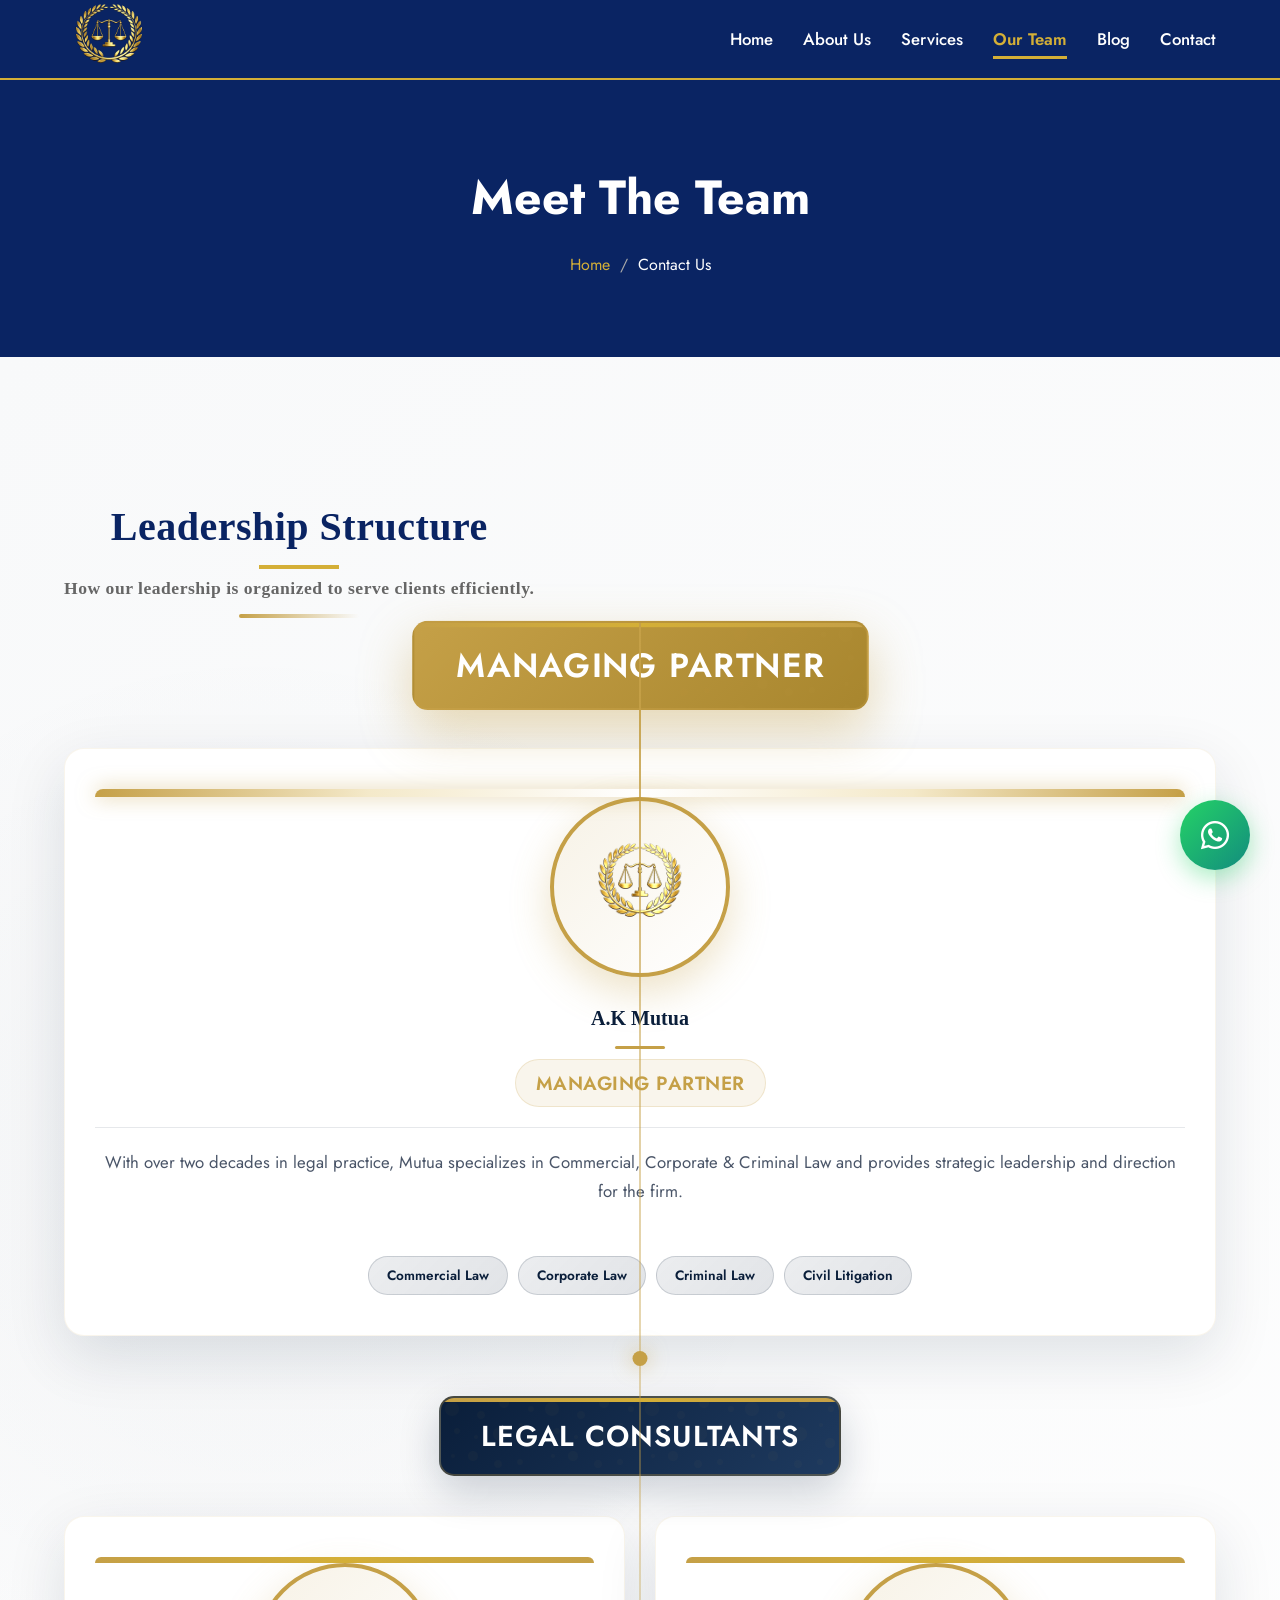
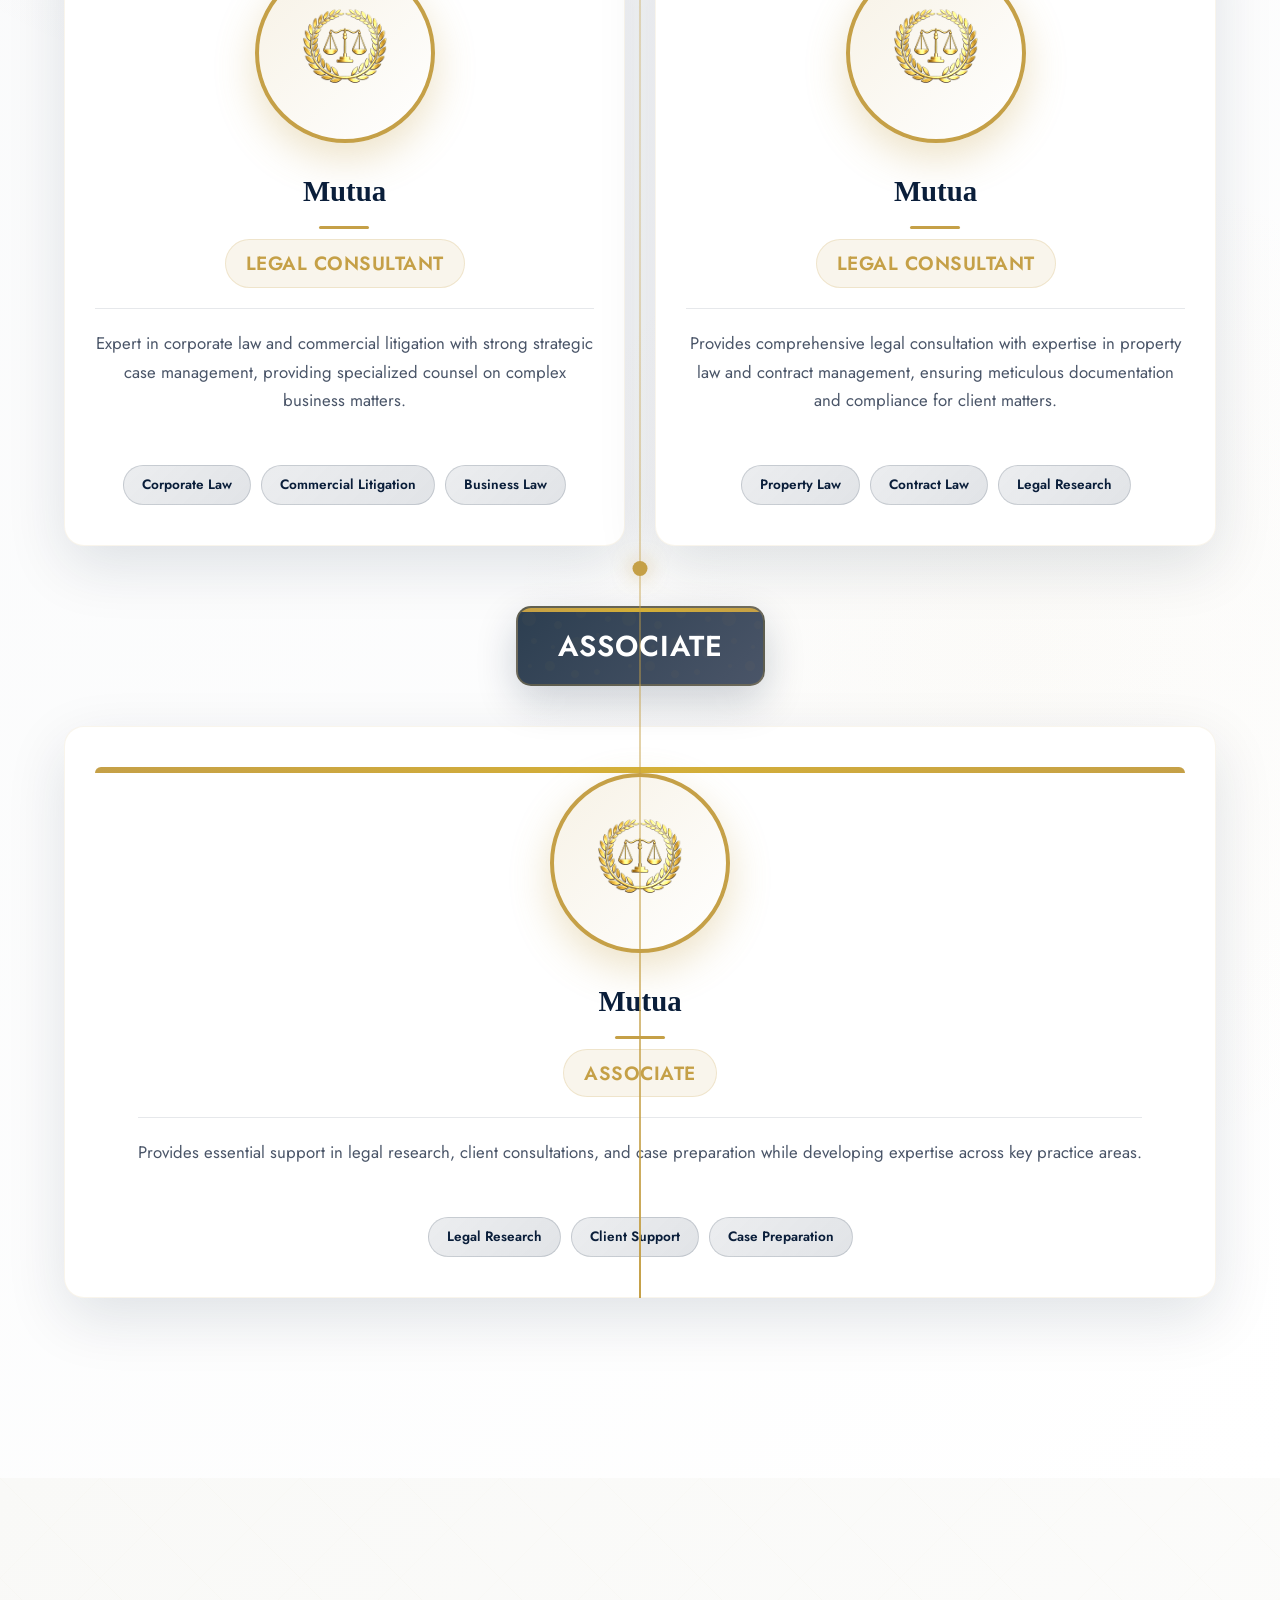
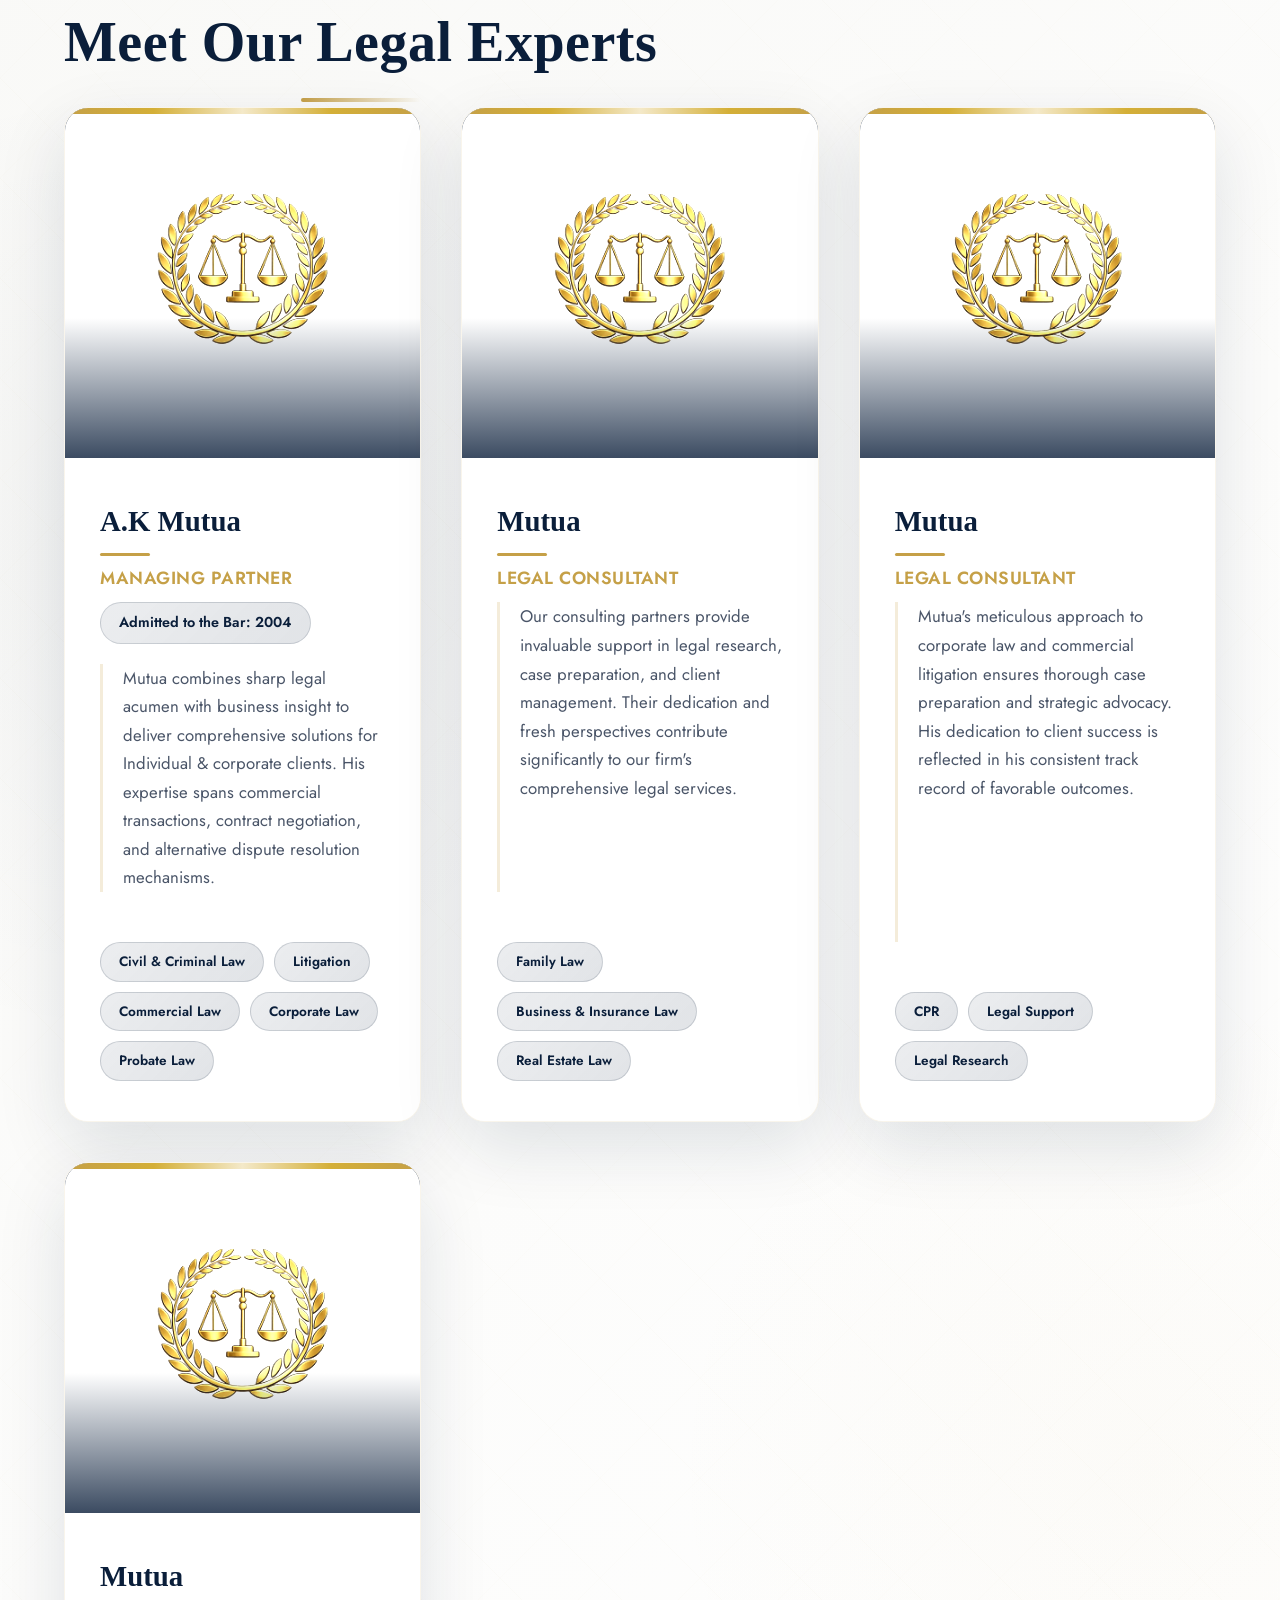
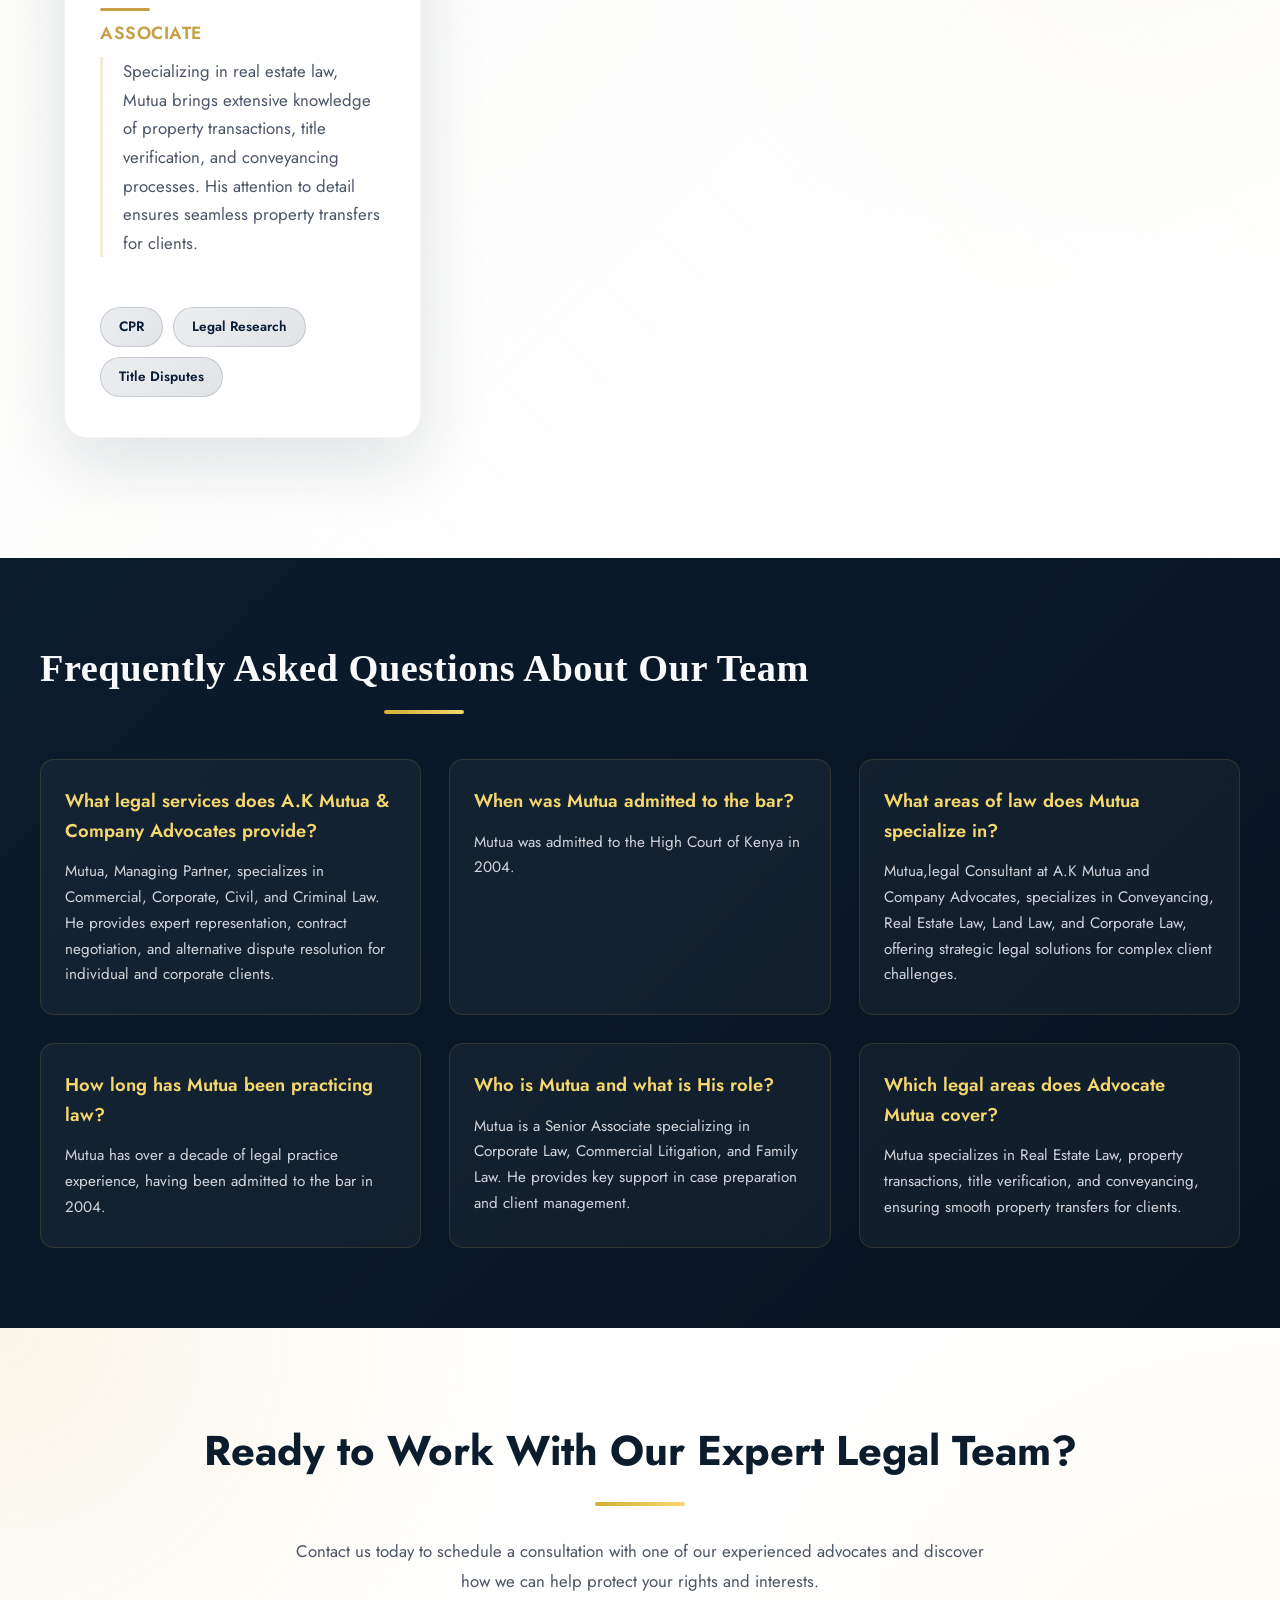
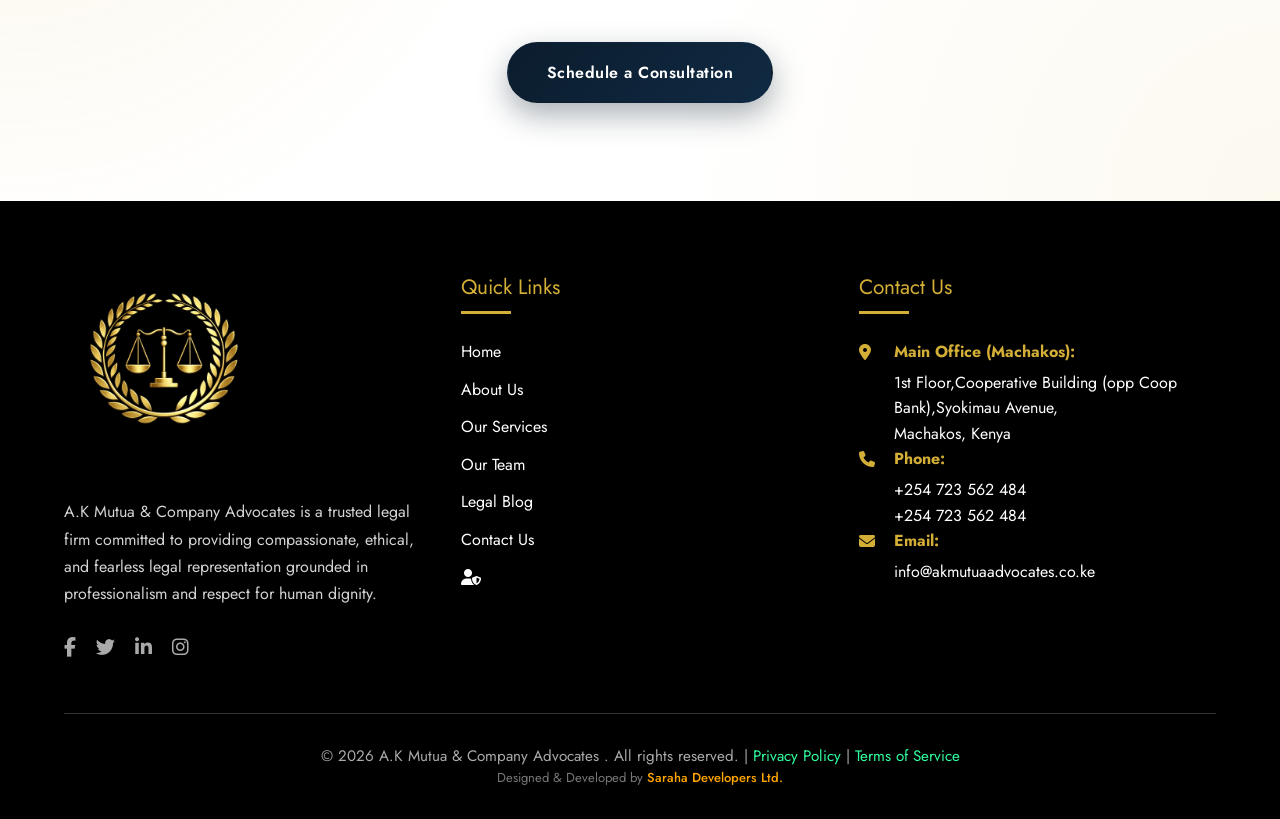
<file: team.html>
<!DOCTYPE html>
<html lang="en">
<head>
  <meta charset="UTF-8" />
  <meta name="viewport" content="width=device-width, initial-scale=1.0" />

  <title>Our Legal Team | A.K Mutua & Company Advocates</title>
  <meta
    name="description"
    content="Meet our legal team at A.K Mutua & Company Advocates: Mutua (Managing Partner), Mutua (Legal Consultant), Mutua (Legal Consultant), and Mutua (Associate)."
  />
  <meta
    name="keywords"
    content="Mutua Advocates, advocates in Machakos, lawyers in Machakos, law firm in Kenya, corporate law Kenya, litigation Kenya, conveyancing Machakos, legal consultants Kenya"
  />
  <meta name="robots" content="index, follow" />

  <!-- Canonical (use https://akmutuaadvocates.co.ke for now) -->
  <link rel="canonical" href="https://akmutuaadvocates.co.ke/team.html" />

  <!-- Open Graph -->
  <meta property="og:type" content="website" />
  <meta property="og:url" content="https://akmutuaadvocates.co.ke/team.html" />
  <meta property="og:title" content="Our Legal Team | A.K Mutua & Company Advocates" />
  <meta
    property="og:description"
    content="Meet our legal professionals: Mutua, Mutua, Mutua, and Mutua."
  />
  <meta property="og:image" content="https://akmutuaadvocates.co.ke/Muiruri-Mwangi-favicon.webp" />

  <!-- Twitter -->
  <meta name="twitter:card" content="summary_large_image" />
  <meta name="twitter:title" content="Our Legal Team | A.K Mutua & Company Advocates" />
  <meta
    name="twitter:description"
    content="Meet our legal professionals: Mutua, Mutua, Mutua, and Mutua."
  />
  <meta name="twitter:image" content="https://akmutuaadvocates.co.ke/Muiruri-Mwangi-favicon.webp" />

  <!-- Favicons -->
  <link rel="icon" href="Muiruri-Mwangi-favicon.webp" type="image/webp" />
  <link rel="apple-touch-icon" href="Muiruri-Mwangi-favicon.webp" />

  <!-- Performance: Fonts -->
  <link rel="preconnect" href="https://fonts.googleapis.com" />
  <link rel="preconnect" href="https://fonts.gstatic.com" crossorigin />
  <link
    href="https://fonts.googleapis.com/css2?family=Jost:wght@300;400;500;600;700&display=swap"
    rel="stylesheet"
  />

  <!-- Icons -->
  <link
    rel="stylesheet"
    href="https://cdnjs.cloudflare.com/ajax/libs/font-awesome/6.4.0/css/all.min.css"
  />

  <!-- Page CSS -->
  <link rel="stylesheet" href="team.css" />

  <!-- JSON-LD: Organization -->
  <script type="application/ld+json">
  {
    "@context": "https://schema.org",
    "@type": "LegalService",
    "@id": "https://akmutuaadvocates.co.ke/#legalservice",
    "name": "A.K Mutua & Company Advocates",
    "url": "https://akmutuaadvocates.co.ke/",
    "image": "https://akmutuaadvocates.co.ke/Muiruri-Mwangi-favicon.webp",
    "areaServed": "Kenya",
    "address": {
      "@type": "PostalAddress",
      "addressLocality": "Machakos",
      "addressCountry": "KE"
    }
  }
  </script>

  <!-- JSON-LD: Team Members -->
  <script type="application/ld+json">
  {
    "@context": "https://schema.org",
    "@graph": [
      {
        "@type": "Person",
        "@id": "https://akmutuaadvocates.co.ke/team.html#A.K-Mutua",
        "name": "Mutua",
        "jobTitle": "Managing Partner",
        "url": "https://akmutuaadvocates.co.ke/team.html#A.K-Mutua",
        "image": "https://akmutuaadvocates.co.ke/Muiruri-Mwangi-favicon.webp",
        "worksFor": { "@id": "https://akmutuaadvocates.co.ke/#legalservice" }
      },
      {
        "@type": "Person",
        "@id": "https://akmutuaadvocates.co.ke/team.html#A.K-Mutua",
        "name": "Mutua",
        "jobTitle": "Legal Consultant",
        "url": "https://akmutuaadvocates.co.ke/team.html#A.K-Mutua",
        "image": "https://akmutuaadvocates.co.ke/A.K-Mutua-adv-favicon.webp",
        "worksFor": { "@id": "https://akmutuaadvocates.co.ke/#legalservice" }
      },
      {
        "@type": "Person",
        "@id": "https://akmutuaadvocates.co.ke/team.html#A.K-Mutua",
        "name": "Mutua",
        "jobTitle": "Legal Consultant",
        "url": "https://akmutuaadvocates.co.ke/team.html#A.K-Mutua",
        "image": "https://akmutuaadvocates.co.ke/A.K-Mutua-adv-favicon.webp",
        "worksFor": { "@id": "https://akmutuaadvocates.co.ke/#legalservice" }
      },
      {
        "@type": "Person",
        "@id": "https://akmutuaadvocates.co.ke/team.html#A.K-Mutua",
        "name": "Mutua",
        "jobTitle": "Associate",
        "url": "https://akmutuaadvocates.co.ke/team.html#A.K-Mutua",
        "image": "https://akmutuaadvocates.co.ke/Muiruri-Mwangi-favicon.webp",
        "worksFor": { "@id": "https://akmutuaadvocates.co.ke/#legalservice" }
      }
    ]
  }
  </script>

  <!-- JSON-LD: FAQ -->
  <script type="application/ld+json">
  {
    "@context": "https://schema.org",
    "@type": "FAQPage",
    "mainEntity": [
      {
        "@type": "Question",
        "name": "What legal services does the firm offer?",
        "acceptedAnswer": {
          "@type": "Answer",
          "text": "A.K Mutua & Company Advocates provides legal services including litigation, corporate and commercial advisory, property and contract support, and client-focused legal representation."
        }
      },
      {
        "@type": "Question",
        "name": "Who is the Managing Partner?",
        "acceptedAnswer": {
          "@type": "Answer",
          "text": "Mutua is the Managing Partner at A.K Mutua & Company Advocates."
        }
      },
      {
        "@type": "Question",
        "name": "Who are the Legal Consultants on the team?",
        "acceptedAnswer": {
          "@type": "Answer",
          "text": "Mutua and Mutua serve as Legal Consultants, supporting corporate/commercial matters and property/contract work respectively."
        }
      },
      {
        "@type": "Question",
        "name": "What is Mutua’s role?",
        "acceptedAnswer": {
          "@type": "Answer",
          "text": "Mutua is an Associate supporting legal research, case preparation, and client coordination."
        }
      }
    ]
  }
  </script>
</head>




  <body>
    <!-- Header & Navigation -->
    <nav class="navbar">
        <div class="navbar-container">
            <a href="/" class="favicon">
          <img
            src="Muiruri-Mwangi-favicon.webp"
            alt="A.K Mutua & Company Advocates favicon"
            class="favicon-img"
          />
        </a>
            
            <button class="mobile-menu-btn" id="mobileMenuBtn">
                <i class="fas fa-bars"></i>
            </button>
            
            <ul class="nav-links" id="navLinks">
                <li><a href="index.html">Home</a></li>
                <li><a href="about.html">About Us</a></li>
                <li><a href="services.html">Services</a></li>
                <li><a href="team.html" class="active">Our Team</a></li>
                <li><a href="blog.html">Blog</a></li>
                <li><a href="contact.html" >Contact</a></li>
            </ul>
        </div>
    </nav>

    <!-- Page Header -->
    <header class="page-header">
        <h1>Meet The Team</h1>
        <ul class="breadcrumb">
            <li><a href="index.html">Home</a></li>
            <li>Contact Us</li>
        </ul>
    </header>

    <!-- Leadership Structure -->
  <section class="leadership-structure section">
  <div class="container">
    <!-- ✅ Match CSS: .section-title is a WRAPPER, not the H2 itself -->
    <div class="section-title">
      <h2>Leadership Structure</h2>
      <p>How our leadership is organized to serve clients efficiently.</p>
    </div>

    <div class="structure-container">

      <!-- Level 1 -->
      <div class="structure-level">
        <div class="level-title">
          <h2>Managing Partner</h2>
        </div>

        <div class="level-members">
          <div class="structure-member">
            <div class="structure-image">
              <img
                src="Muiruri-Mwangi-favicon.webp"
                alt="Mutua – Managing Partner"
                loading="lazy"
              />
            </div>

            <h2 class="structure-name">A.K Mutua</h2>
            <p class="structure-role">Managing Partner</p>

            <!-- ✅ Your CSS doesn't style structure-meta/meta-item yet, but keep for content -->
            <p class="structure-desc">
              With over two decades in legal practice, Mutua specializes in Commercial, Corporate &amp; Criminal Law
              and provides strategic leadership and direction for the firm.
            </p>

            <div class="structure-expertise member-expertise">
              <span class="expertise-tag">Commercial Law</span>
              <span class="expertise-tag">Corporate Law</span>
              <span class="expertise-tag">Criminal Law</span>
              <span class="expertise-tag">Civil Litigation</span>
            </div>

            <!-- Optional button (uses .btn styles in your CSS) -->
            <!-- <a href="A.K-Mutua.html" class="btn">View Full Profile</a> -->
          </div>
        </div>
      </div>

      <!-- Level 2 -->
      <div class="structure-level">
        <div class="level-title">
          <h2>Legal Consultants</h2>
        </div>

        <div class="level-members">
          <div class="structure-member">
            <div class="structure-image">
              <img
                src="Muiruri-Mwangi-favicon.webp"
                alt="Mutua – Legal Consultant"
                loading="lazy"
              />
            </div>

            <h3 class="structure-name">Mutua</h3>
            <p class="structure-role">Legal Consultant</p>

            <p class="structure-desc">
              Expert in corporate law and commercial litigation with strong strategic case management,
              providing specialized counsel on complex business matters.
            </p>

            <div class="structure-expertise member-expertise">
              <span class="expertise-tag">Corporate Law</span>
              <span class="expertise-tag">Commercial Litigation</span>
              <span class="expertise-tag">Business Law</span>
            </div>
          </div>

          <div class="structure-member">
            <div class="structure-image">
              <img
                src="Muiruri-Mwangi-favicon.webp"
                alt="Mutua – Legal Consultant"
                loading="lazy"
              />
            </div>

            <h3 class="structure-name">Mutua</h3>
            <p class="structure-role">Legal Consultant</p>

            <p class="structure-desc">
              Provides comprehensive legal consultation with expertise in property law and contract management,
              ensuring meticulous documentation and compliance for client matters.
            </p>

            <div class="structure-expertise member-expertise">
              <span class="expertise-tag">Property Law</span>
              <span class="expertise-tag">Contract Law</span>
              <span class="expertise-tag">Legal Research</span>
            </div>
          </div>
        </div>
      </div>

      <!-- Level 3 -->
      <div class="structure-level">
        <div class="level-title">
          <h2>Associate</h2>
        </div>

        <div class="level-members">
          <div class="structure-member">
            <div class="structure-image">
              <img
                src="Muiruri-Mwangi-favicon.webp"
                alt="Mutua – Associate"
                loading="lazy"
              />
            </div>

            <h3 class="structure-name">Mutua</h3>
            <p class="structure-role">Associate</p>

            <p class="structure-desc">
              Provides essential support in legal research, client consultations, and case preparation while
              developing expertise across key practice areas.
            </p>

            <div class="structure-expertise member-expertise">
              <span class="expertise-tag">Legal Research</span>
              <span class="expertise-tag">Client Support</span>
              <span class="expertise-tag">Case Preparation</span>
            </div>
          </div>
        </div>
      </div>

    </div>
  </div>
</section>


    <!-- Team Members -->
    <section class="section team-members">
      <div class="container">
        <h2 class="section-title">Meet Our Legal Experts</h2>
        <div class="team-grid">
          <!-- Mutua -->
          <div class="team-member" id="A.K-Mutua">

            <div class="member-image">
              <img
                src="Muiruri-Mwangi-favicon.webp"
                alt="Mutua – Managing Partner at Mutua Company Advocates"
              />
            </div>
            <div class="member-info">
              <h3 class="member-name">A.K Mutua</h3>
              <p class="member-position">Managing Partner</p>
              <span class="member-admission">Admitted to the Bar: 2004</span>
              <p class="member-bio">
                Mutua combines sharp legal acumen with business insight to
                deliver comprehensive solutions for Individual & corporate
                clients. His expertise spans commercial transactions, contract
                negotiation, and alternative dispute resolution mechanisms.
              </p>
              <div class="member-expertise">
                <span class="expertise-tag">Civil & Criminal Law</span>
                <span class="expertise-tag">Litigation</span>
                <span class="expertise-tag">Commercial Law </span>
                <span class="expertise-tag">Corporate Law </span>
                <span class="expertise-tag">Probate Law</span>
              </div>
            </div>
          </div>
          <!-- A.K Mutua -->
         

          
          <!-- senior Associate -->
          <div class="team-member" id="jerusha-muthoki">
            <div class="member-image">
              <img
                src="Muiruri-Mwangi-favicon.webp"
                alt="Mutua– Senior Associate at Mutua Company Advocates"
              />
            </div>
            <div class="member-info">
              <h3 class="member-name">Mutua</h3>
              <p class="member-position">Legal Consultant</p>
              <p class="member-bio">
                Our consulting partners provide invaluable support in legal
                research, case preparation, and client management. Their
                dedication and fresh perspectives contribute significantly to
                our firm's comprehensive legal services.
              </p>
              <div class="member-expertise">
                <span class="expertise-tag">Family Law</span>
                <span class="expertise-tag">Business & Insurance Law</span>
                <span class="expertise-tag">Real Estate Law</span>
              </div>
            </div>
          </div>

          <!-- Kelvin -->
          <div class="team-member" id="A.K-Mutua">
            <div class="member-image">
              <img
                src="Muiruri-Mwangi-favicon.webp"
                alt="Mutua – Legal Consultant at Mutua Company Advocates"
              />
            </div>
            <div class="member-info">
              <h3 class="member-name">Mutua</h3>
              <p class="member-position">Legal Consultant</p>
              <p class="member-bio">
                Mutua's meticulous approach to corporate law and commercial
                litigation ensures thorough case preparation and strategic
                advocacy. His dedication to client success is reflected in his
                consistent track record of favorable outcomes.
              </p>
              <div class="member-expertise">
                <span class="expertise-tag">CPR</span>
                <span class="expertise-tag">Legal Support</span>
                <span class="expertise-tag">Legal Research</span>
              </div>
            </div>
          </div>

          <!-- Mutua -->
          <div class="team-member" id="eleazor-kokonya">
            <div class="member-image">
              <img
                src="Muiruri-Mwangi-favicon.webp"
                alt="Mutua - Legal Consultant at Mutua Company Advocates"
              />
            </div>
            <div class="member-info">
              <h3 class="member-name">Mutua</h3>
              <p class="member-position">Associate</p>
              <p class="member-bio">
                Specializing in real estate law, Mutua brings extensive
                knowledge of property transactions, title verification, and
                conveyancing processes. His attention to detail ensures seamless
                property transfers for clients.
              </p>
              <div class="member-expertise">
                <span class="expertise-tag">CPR</span>
                <span class="expertise-tag">Legal Research</span>
                <span class="expertise-tag">Title Disputes</span>
              </div>
            </div>
          </div>

        
          </div>
        </div>
      </div>
    </section>

  <!-- Team FAQ Section -->
<section class="section team-faq">
  <div class="container">
    <h2 class="section-title">Frequently Asked Questions About Our Team</h2>
    
    <div class="faq-grid">

      <!-- Mutua -->
      <div class="faq-card">
        <h3 class="faq-question"><a href="#A.K-Mutua">What legal services does A.K Mutua & Company Advocates provide?</a></h3>
        <p class="faq-answer">
          Mutua, Managing Partner, specializes in Commercial, Corporate, Civil, and Criminal Law. He provides expert representation, contract negotiation, and alternative dispute resolution for individual and corporate clients.
        </p>
      </div>
      
      <div class="faq-card">
        <h3 class="faq-question"><a href="#A.K-Mutua">When was Mutua admitted to the bar?</a></h3>
        <p class="faq-answer">
          Mutua was admitted to the High Court of Kenya in 2004.
        </p>
      </div>

      <!-- Mutua -->
      <div class="faq-card">
        <h3 class="faq-question"><a href="#A.K-Mutua">What areas of law does Mutua specialize in?</a></h3>
        <p class="faq-answer">
          Mutua,legal Consultant at A.K Mutua and Company Advocates, specializes in Conveyancing, Real Estate Law, Land Law, and Corporate Law, offering strategic legal solutions for complex client challenges.
        </p>
      </div>

      <div class="faq-card">
        <h3 class="faq-question"><a href="#A.K-Mutua">How long has Mutua been practicing law?</a></h3>
        <p class="faq-answer">
          Mutua has over a decade of legal practice experience, having been admitted to the bar in 2004.
        </p>
      </div>

      <!-- Mutua -->
      <div class="faq-card">
        <h3 class="faq-question"><a href="#A.K-Mutua">Who is Mutua and what is His role?</a></h3>
        <p class="faq-answer">
          Mutua is a Senior Associate specializing in Corporate Law, Commercial Litigation, and Family Law. He provides key support in case preparation and client management.
        </p>
      </div>

      <!-- Mutua -->
     

      <!-- Mutua -->
      <div class="faq-card">
        <h3 class="faq-question"><a href="#A.K-Mutua">Which legal areas does Advocate Mutua cover?</a></h3>
        <p class="faq-answer">
          Mutua specializes in Real Estate Law, property transactions, title verification, and conveyancing, ensuring smooth property transfers for clients.
        </p>
      </div>

    </div>
  </div>
</section>


    <!-- CTA Section -->
    <section class="cta">
      <div class="container">
        <h2>Ready to Work With Our Expert Legal Team?</h2>
        <p>
          Contact us today to schedule a consultation with one of our
          experienced advocates and discover how we can help protect your rights
          and interests.
        </p>
        <a href="contact.html" class="btn">Schedule a Consultation</a>
      </div>
    </section>

    <!-- Footer -->
   <!-- Footer -->
    <!-- Footer -->
    <footer>
        <div class="footer-container">
            <div class="footer-about">
                <div class="footer-logo">
                     <a href="/" class="footer-favicon">
              <img
                src="Muiruri-Mwangi-favicon.webp"
                alt="Mutua Advocates favicon"
              />
            </a>
                </div>
                <p>A.K Mutua & Company Advocates is a trusted legal firm committed to providing compassionate, ethical, and fearless legal representation grounded in professionalism and respect for human dignity.</p>
                <div class="social-links">
                    <a href="#" style="color: #aaa; margin-right: 15px; font-size: 1.2rem;"><i class="fab fa-facebook-f"></i></a>
                    <a href="#" style="color: #aaa; margin-right: 15px; font-size: 1.2rem;"><i class="fab fa-twitter"></i></a>
                    <a href="#" style="color: #aaa; margin-right: 15px; font-size: 1.2rem;"><i class="fab fa-linkedin-in"></i></a>
                    <a href="#" style="color: #aaa; font-size: 1.2rem;"><i class="fab fa-instagram"></i></a>
                </div>
            </div>
            
            <div class="footer-links">
                <h3>Quick Links</h3>
                <ul>
                    <li><a href="index.html">Home</a></li>
                    <li><a href="about.html">About Us</a></li>
                    <li><a href="services.html">Our Services</a></li>
                    <li><a href="team.html">Our Team</a></li>
                    <li><a href="blog.html">Legal Blog</a></li>
                    <li><a href="contact.html">Contact Us</a></li>
                    <a href="login.html" title="Admin Login">
    <i class="fas fa-user-shield"></i>
  </a>
                </ul>
            </div>
            
            <div class="footer-contact">
                <h3>Contact Us</h3>
                <div class="contact-info">
                    <div class="contact-items">
                        <i class="fas fa-map-marker-alt"></i>
                        <div>
                           <h4><strong>Main Office (Machakos):</strong></h4> 
                           <a href="https://share.google/2mkZ0YIY6pciWFi7S"> 1st Floor,Cooperative Building (opp Coop Bank),Syokimau Avenue,<br>
                            Machakos, Kenya</a>
                        </div>
                    </div>
                    <div class="contact-items">
                        <i class="fas fa-phone"></i>
                        <div>
                            <h4 id="header-fours"><strong>Phone:</strong></h4>
                           <a href="tel:+254723562484"> +254 723 562 484</a><br>
                            <a href="tel:+254723562484">+254 723 562 484</a>
                        </div>
                    </div>
                    <div class="contact-items">
                        <i class="fas fa-envelope"></i>
                        <div>
                            <h4><strong>Email:</strong></h4>
                            <a href="mailto:info@akmutuaadvocates.co.ke">info@akmutuaadvocates.co.ke</a>
                        </div>
                    </div>
                </div>
            </div>
        </div>
        
         <div class="copyright">
                <p>&copy; <span id="y"></span> A.K Mutua & Company Advocates . All rights reserved. | <a href="#" style="color:rgb(47, 255, 158);">Privacy Policy</a> | <a href="#" style="color:rgb(47, 255, 158);">Terms of Service</a></p>
              <script>document.getElementById("y").textContent=new Date().getFullYear()</script>

          <p style="margin: 0; font-size: 13px; color: #777">
             Designed & Developed by
            <a
              href="https://sarahadevelopers.co.ke"
              target="_blank"
              rel="noopener"
              style="color: orange; text-decoration: none; font-weight: 500"
            >
              Saraha Developers Ltd.
            </a>
          </p>
            </div>
      </div>
    </footer>
    <!-- WhatsApp Float -->
    <a href="https://wa.me/254723562484?text=Hello%20Advocate%20Mutua%2C%20I%20am%20reaching%20out%20through%20your%20website.%0A%0AName%3A%20%5BYour%20Name%5D%0APhone%3A%20%5BYour%20Phone%5D%0AMatter%3A%20%5BBrief%20Description%5D%0ALocation%3A%20%5BOptional%5D%0A%0AKindly%20advise%20on%20the%20next%20step%20and%20available%20time%20for%20a%20consultation.%20Thank%20you." class="whatsapp-float" target="_blank">
      <i class="fab fa-whatsapp"></i>
    </a>


    <script src="team.js"></script>
  </body>
</html>
</file>
<file: index.css>
:root {
            --navy-blue: #0a2463;
            --white: #ffffff;
            --gold: #d4af37;
            --light-gold: #f4e9c9;
            --dark-navy: #051736;
            --light-navy: #1a3a7a;
            --gray-bg: #f8f9fa;
            --dark-gray: #333333;
            --font-primary: 'Jost', sans-serif;
        }

        * {
            margin: 0;
            padding: 0;
            box-sizing: border-box;
        }

        body {
            font-family: var(--font-primary);
            color: var(--dark-gray);
            line-height: 1.6;
        }
                /* Remove default link styles globally */
a {
  color: inherit;           /* Keep the current text color */
  text-decoration: none;    /* Remove underline */
  transition: color 0.3s;   /* Optional: smooth hover if you want */
}

/* Optional: keep them same on hover, focus, active */
a:hover,
a:focus,
a:active {
  color: inherit;
  text-decoration: none;
}

        /* Navbar Styles */
        /* Navbar Styles */
        .navbar {
            background-color: var(--navy-blue);
            display: flex;
            justify-content: space-between;
            align-items: center;
            padding: 0 5%;
            height: 80px;
            position: sticky;
            top: 0;
            z-index: 1000;
            transition: all 0.3s ease;
            border-bottom: 2px solid var(--gold);
        }

        .navbar-container {
            display: flex;
            justify-content: space-between;
            align-items: center;
            width: 100%;
        }

        .logo-container {
            display: flex;
            align-items: center;
        }

        .logo-placeholder {
            width: 180px;
            height: 50px;
            background-color: var(--white);
            display: flex;
            align-items: center;
            justify-content: center;
            color: var(--navy-blue);
            font-weight: 700;
            font-size: 1.4rem;
            letter-spacing: 1px;
            border-radius: 4px;
            border-right: 4px solid var(--gold);
        }

        .logo-placeholder span {
            color: var(--gold);
        }
        .favicon {
  display: flex;
  align-items: center;
  text-decoration: none;
  transition: transform 0.3s ease;
}

.favicon:hover {
  transform: scale(1.02);
}

.favicon img {
  height: 90px;
  width: auto;
  object-fit: contain;
  display: block;
}


        .nav-links {
            display: flex;
            list-style: none;
        }

        .nav-links li {
            margin-left: 30px;
        }

        .nav-links a {
            color: var(--white);
            text-decoration: none;
            font-weight: 500;
            font-size: 1.05rem;
            transition: color 0.3s;
            padding: 8px 0;
            position: relative;
        }

        .nav-links a:hover {
            color: var(--gold);
        }

        .nav-links a.active {
            color: var(--gold);
            font-weight: 600;
        }

        .nav-links a.active::after {
            content: '';
            position: absolute;
            bottom: 0;
            left: 0;
            width: 100%;
            height: 3px;
            background-color: var(--gold);
        }

        .mobile-menu-btn {
            display: none;
            background: none;
            border: none;
            color: var(--white);
            font-size: 1.5rem;
            cursor: pointer;
        }

        /* Hero Section */
       /* Fullscreen Hero */
.hero {
  height: 100vh;
  width: 100%;
  position: relative;
  display: flex;
  align-items: center;
  overflow: hidden;
  color: #fff;
}

/* Background Video Fills Entire Hero */
.hero-bg-video {
  position: absolute;
  top: 0; left: 0;
  width: 100%; height: 100%;
  object-fit: cover;
  opacity: 0.35;
  z-index: 0;
}

/* Overlay shading */
.hero-overlay {
  position: absolute;
  top:0; left:0;
  width:100%; height:100%;
  background: linear-gradient(to right,
    rgba(0, 0, 0, 0.612) 60%,
    rgba(0, 0, 0, 0.358) 100%);
  z-index:1;
}

/* Container: split layout */
.hero-container {
  position: relative;
  z-index: 2;
  width: 90%;
  max-width: 1300px;
  margin: 0 auto;
  display: flex;
  align-items: center;
  justify-content: space-between;
}

/* Left area for visual/video (we leave empty since video background is full-screen) */
.hero-visual {
  flex: 1;
  min-width: 0;
  /* optionally you could place a framed version of the video here */
}

/* HERO TEXT – LUXURY AGENCY LEVEL */
.hero-text {
  display: flex;
  flex-direction: column;
  gap: 22px;
  position: relative;
  padding-left: 10px;
  animation: fadeSlide 1.2s ease-out forwards;
  opacity: 0;
}

@keyframes fadeSlide {
  from { opacity: 0; transform: translateX(-40px); }
  to { opacity: 1; transform: translateX(0); }
}

/* Trust Badge */
.super-tag {
  font-size: 0.92rem;
  color: #00e6a4;
  /*text-transform: uppercase;*/
  letter-spacing: 3px;
  font-weight: 500;
  opacity: 0.85;
  position: relative;
}

.super-tag::before {
  content: "";
  position: absolute;
  left: -40px;
  top: 50%;
  width: 30px;
  height: 2px;
  background: #00e6a4;
  transform: translateY(-50%);
  border-radius: 10px;
  opacity: 0.6;
}

/* Bold Hero Headline */
.hero-text h1 {
  font-size: clamp(3.4rem, 6vw, 6rem);
  font-weight: 500;
  /*text-transform: uppercase;*/
  line-height: 1.03;
  letter-spacing: -2px;
  background: linear-gradient(90deg, #ffffff 0%, #a6ffe2 90%);
  -webkit-background-clip: text;
  -webkit-text-fill-color: transparent;
  filter: drop-shadow(0 6px 14px rgba(0,255,173,0.15));
  animation: glowPulse 3s ease-in-out infinite alternate;
}

@keyframes glowPulse {
  0% { filter: drop-shadow(0 4px 10px rgba(0,255,173,0.08)); }
  100% { filter: drop-shadow(0 10px 24px rgba(0,255,173,0.22)); }
}

.hero-text h1 span {
  position: relative;
  display: inline-block;
  color: transparent;
  background: linear-gradient(90deg, #d4af37, #d4af37, #0a2463);
  background-size: 200%;
  -webkit-background-clip: text;
  background-clip: text;
  animation: glowText 2s ease forwards 0.3s;
  filter: drop-shadow(0 0 10px rgba(0,255,200,0.4));
  font-weight: 500;
}

@keyframes glowText {
  0% {
    background-position: 200%;
    filter: blur(6px) brightness(0.6);
  }
  100% {
    background-position: 0%;
    color: #ffffff;
    filter: blur(0) brightness(1);
  }
}

.hero-text h1 span::after {
  content: "";
  position: absolute;
  inset: 0;
  color: #0a2463;
  text-shadow: 0 0 12px #0a2463;
  clip-path: inset(0 100% 0 0);
  animation: reveal2 1.5s cubic-bezier(.18,.66,.46,1.17) forwards 1s;

}

@keyframes reveal2 {
  from { clip-path: inset(0 100% 0 0); }
  to   { clip-path: inset(0 0 0 0); }
}


@keyframes slideUnderline {
  to { transform: scaleX(1); }
}

/* Sublines */
.hero-text p:first-of-type {
  font-size: 1.35rem;
  font-weight: 500;
  color: #d6fdfa;
}

.hero-text p:nth-of-type(2) {
  color: rgba(255,255,255,0.7);
  letter-spacing: 1px;
  font-size: 1.05rem;
  
}

/* Buttons */
.hero-btns {
  display: flex;
  gap: 22px;
  margin-top: 10px;
}

.btn {
  padding: 15px 34px;
  border-radius: 14px;
  text-transform: uppercase;
  font-weight: 500;
  letter-spacing: 0.8px;
  transition: 0.35s ease;
  font-size: 0.92rem;
}

/* Big CTA */
.btn-primary {
  background: linear-gradient(135deg, #d4af37, #d4af37);
  box-shadow: 0 14px 38px rgba(3, 255, 184, 0.35);
  color: #00251c;
}

.btn-primary:hover {
  transform: translateY(-5px) scale(1.03);
  box-shadow: 0 20px 50px rgba(0, 255, 200, 0.45);
}

/* Ghost CTA */
.btn-outline {
  border: 2px solid rgba(255, 255, 255, 0.034);
  background: #0a2463;
  color: white;
}

.btn-outline:hover {
  border-color: #00ffbf;
  color: #00ffbf;
  background: rgba(0,255,200,0.12);
  transform: translateY(-5px);
}


/* Animation keyframes */
@keyframes fadeUp {
  from {
    opacity:0;
    transform:translateY(40px);
  }
  to {
    opacity:1;
    transform:translateY(0);
  }
}

/* Responsive adjustments */
@media (max-width:900px) {
  .hero-container {
    flex-direction: column;
    padding-top:80px;
    text-align:center;
  }
  .hero-text {
    padding-left:0;
    max-width:100%;
  }
  .hero-text h1 { font-size:2.6rem; }
  .hero-overlay {
    background: rgba(0, 0, 0, 0.699);
  }
}
.about-image {
  height: 400px;
  border-radius: 20px;
  overflow: hidden;
  box-shadow: 0 20px 50px rgba(10, 30, 58, 0.25);
  position: relative;
}

.about-image img {
  width: 100%;
  height: 100%;
  object-fit: cover;
  display: block;
}

/* Optional premium overlay */
.about-image::after {
  content: "";
  position: absolute;
  inset: 0;
  background: linear-gradient(
    to bottom,
    rgba(10, 30, 58, 0.15),
    rgba(10, 30, 58, 0.4)
  );
}
/* ===== PREMIUM ABOUT OUR FIRM SECTION ===== */

/* About Section */
.about-section {
    padding: 140px 5%;
    background: linear-gradient(135deg, #f9f9f7 0%, #ffffff 100%);
    position: relative;
    overflow: hidden;
}

/* Premium Geometric Pattern Background */
.about-section::before {
    content: '';
    position: absolute;
    top: 0;
    left: 0;
    width: 100%;
    height: 100%;
    background: 
        radial-gradient(circle at 15% 20%, rgba(10, 36, 99, 0.05) 0%, transparent 30%),
        radial-gradient(circle at 85% 80%, rgba(212, 175, 55, 0.05) 0%, transparent 30%),
        repeating-linear-gradient(45deg, transparent, transparent 2px, rgba(10, 36, 99, 0.02) 3px, rgba(10, 36, 99, 0.02) 4px);
    z-index: 1;
}

/* Premium Border Accent */
.about-section::after {
    content: '';
    position: absolute;
    top: 0;
    left: 50%;
    transform: translateX(-50%);
    width: 80%;
    height: 1px;
    background: linear-gradient(90deg, 
        transparent 0%, 
        var(--gold) 20%, 
        var(--gold) 80%, 
        transparent 100%);
    z-index: 2;
}

/* Premium Section Title */
.section-title {
    text-align: center;
    margin-bottom: 100px;
    position: relative;
    z-index: 3;
}

.section-title h2 {
    font-size: 4rem;
    color: var(--navy-blue);
    margin-bottom: 20px;
    font-family: "Garamond", "Times New Roman", serif;
    font-weight: 600;
    letter-spacing: 0.5px;
    position: relative;
    display: inline-block;
    text-shadow: 2px 2px 4px rgba(0, 0, 0, 0.1);
}

.section-title h2::before {
    content: '⚖️';
    position: absolute;
    top: -60px;
    left: 50%;
    transform: translateX(-50%);
    font-size: 2.5rem;
    opacity: 0.1;
    filter: drop-shadow(0 2px 4px rgba(0, 0, 0, 0.2));
}

.section-title h2::after {
    content: '';
    position: absolute;
    width: 150px;
    height: 4px;
    background: linear-gradient(90deg, 
        transparent 0%, 
        var(--gold) 30%, 
        var(--gold) 70%, 
        transparent 100%);
    bottom: -20px;
    left: 50%;
    transform: translateX(-50%);
    border-radius: 2px;
    box-shadow: 0 4px 12px rgba(212, 175, 55, 0.3);
}

.section-title p {
    color: var(--navy-blue);
    max-width: 700px;
    margin: 40px auto 0;
    font-size: 1.3rem;
    line-height: 1.7;
    font-style: italic;
    letter-spacing: 0.3px;
    position: relative;
    padding: 20px;
    background: rgba(255, 255, 255, 0.7);
    border-radius: 10px;
    border-left: 4px solid var(--gold);
    box-shadow: 0 8px 30px rgba(0, 0, 0, 0.08);
}

/* Premium About Content Layout */
.about-content {
    display: grid;
    grid-template-columns: 1.1fr 0.9fr;
    gap: 80px;
    align-items: center;
    position: relative;
    z-index: 3;
    max-width: 1400px;
    margin: 0 auto;
}

/* Premium Image Container */
.about-image {
    position: relative;
    border-radius: 24px;
    overflow: hidden;
    box-shadow: 
        0 30px 80px rgba(10, 36, 99, 0.15),
        0 15px 35px rgba(0, 0, 0, 0.1);
    transform: perspective(1000px) rotateY(-5deg);
    transition: all 0.6s cubic-bezier(0.25, 0.46, 0.45, 0.94);
    border: 1px solid rgba(212, 175, 55, 0.2);
}

.about-image::before {
    content: '';
    position: absolute;
    top: 0;
    left: 0;
    width: 100%;
    height: 100%;
    background: linear-gradient(135deg, 
        rgba(212, 175, 55, 0.1), 
        transparent 50%);
    z-index: 2;
    opacity: 0;
    transition: opacity 0.6s ease;
}

.about-image:hover::before {
    opacity: 1;
}

.about-image:hover {
    transform: perspective(1000px) rotateY(0deg) translateY(-10px);
    box-shadow: 
        0 40px 100px rgba(10, 36, 99, 0.25),
        0 20px 40px rgba(0, 0, 0, 0.15);
}

/* Premium Image Styling */
.about-image img {
    width: 100%;
    height: 450px;
    object-fit: contain;
    display: block;
    padding: 40px;
    background: linear-gradient(135deg, 
        rgba(255, 255, 255, 0.95) 0%, 
        rgba(248, 249, 250, 0.95) 100%);
    transition: transform 0.8s ease;
    position: relative;
    z-index: 1;
}

.about-image:hover img {
    transform: scale(1.05);
}

/* Premium Image Frame */
.about-image::after {
    content: '';
    position: absolute;
    top: 20px;
    left: 20px;
    right: 20px;
    bottom: 20px;
    border: 2px solid rgba(212, 175, 55, 0.3);
    border-radius: 16px;
    z-index: 2;
    pointer-events: none;
}

/* Premium Text Container */
.about-text {
    position: relative;
    padding: 60px 50px;
    background: linear-gradient(135deg, 
        rgba(255, 255, 255, 0.9) 0%, 
        rgba(248, 249, 250, 0.9) 100%);
    border-radius: 24px;
    box-shadow: 
        0 25px 70px rgba(10, 36, 99, 0.12),
        inset 0 1px 0 rgba(255, 255, 255, 0.8);
    border: 1px solid rgba(212, 175, 55, 0.15);
    backdrop-filter: blur(10px);
}

/* Premium Text Content */
.about-text h3 {
    font-size: 2.8rem;
    color: var(--navy-blue);
    margin-bottom: 30px;
    font-family: "Garamond", "Times New Roman", serif;
    font-weight: 600;
    line-height: 1.2;
    position: relative;
    padding-bottom: 20px;
}

.about-text h3::before {
    content: '🌟';
    position: absolute;
    top: -10px;
    left: -40px;
    font-size: 2rem;
    opacity: 0.8;
}

.about-text h3::after {
    content: '';
    position: absolute;
    bottom: 0;
    left: 0;
    width: 80px;
    height: 4px;
    background: linear-gradient(90deg, var(--gold), var(--light-gold));
    border-radius: 2px;
}

/* Premium Paragraph Styling */
.about-text p {
    font-size: 1.2rem;
    line-height: 1.8;
    margin-bottom: 25px;
    color: #2c3e50;
    position: relative;
    padding-left: 20px;
    border-left: 3px solid transparent;
    transition: all 0.3s ease;
}

.about-text p:hover {
    border-left-color: var(--gold);
    padding-left: 25px;
    background: rgba(212, 175, 55, 0.05);
    border-radius: 0 8px 8px 0;
}

/* Premium Button Styling */
.about-text .btn-primary {
    display: inline-flex;
    align-items: center;
    gap: 12px;
    padding: 18px 45px;
    background: linear-gradient(135deg, 
        var(--navy-blue) 0%, 
        var(--dark-navy) 100%);
    color: var(--white);
    border: none;
    border-radius: 12px;
    font-weight: 600;
    font-size: 1.1rem;
    letter-spacing: 0.5px;
    text-decoration: none;
    transition: all 0.4s cubic-bezier(0.25, 0.46, 0.45, 0.94);
    position: relative;
    overflow: hidden;
    margin-top: 20px;
    box-shadow: 
        0 15px 35px rgba(10, 36, 99, 0.25),
        0 5px 15px rgba(0, 0, 0, 0.1);
    border: 2px solid transparent;
}

.about-text .btn-primary::before {
    content: '';
    position: absolute;
    top: 0;
    left: -100%;
    width: 100%;
    height: 100%;
    background: linear-gradient(90deg, 
        transparent, 
        rgba(255, 255, 255, 0.2), 
        transparent);
    transition: left 0.6s ease;
}

.about-text .btn-primary:hover {
    background: linear-gradient(135deg, 
        var(--gold) 0%, 
        #c5a047 100%);
    transform: translateY(-5px) scale(1.05);
    box-shadow: 
        0 25px 50px rgba(212, 175, 55, 0.4),
        0 10px 25px rgba(0, 0, 0, 0.15);
    border-color: rgba(255, 255, 255, 0.3);
}

.about-text .btn-primary:hover::before {
    left: 100%;
}

.about-text .btn-primary::after {
    content: '→';
    font-size: 1.2rem;
    font-weight: 700;
    transition: transform 0.3s ease;
}

.about-text .btn-primary:hover::after {
    transform: translateX(5px);
}

/* Premium Stats Overlay (Optional decorative element) */
.about-stats {
    display: flex;
    justify-content: space-around;
    margin-top: 60px;
    padding: 40px;
    background: linear-gradient(135deg, 
        rgba(10, 36, 99, 0.05), 
        rgba(212, 175, 55, 0.05));
    border-radius: 20px;
    border: 1px solid rgba(212, 175, 55, 0.1);
    backdrop-filter: blur(10px);
}

.stat-item {
    text-align: center;
}

.stat-number {
    font-size: 2.5rem;
    font-weight: 700;
    color: var(--navy-blue);
    margin-bottom: 10px;
    font-family: "Garamond", "Times New Roman", serif;
}

.stat-label {
    font-size: 1rem;
    color: #666;
    text-transform: uppercase;
    letter-spacing: 1px;
}

/* Premium Animations */
@keyframes fadeInUp {
    from {
        opacity: 0;
        transform: translateY(40px);
    }
    to {
        opacity: 1;
        transform: translateY(0);
    }
}

@keyframes floatGently {
    0%, 100% {
        transform: translateY(0);
    }
    50% {
        transform: translateY(-10px);
    }
}

.about-content {
    animation: fadeInUp 1s ease-out;
}

.about-image {
    animation: floatGently 6s ease-in-out infinite;
}

/* Premium Decorative Elements */
.decorative-line {
    position: absolute;
    height: 2px;
    background: linear-gradient(90deg, 
        transparent, 
        var(--gold), 
        transparent);
    z-index: 2;
}

.decorative-line.top {
    top: 0;
    left: 10%;
    right: 10%;
    animation: widthPulse 4s ease-in-out infinite;
}

.decorative-line.bottom {
    bottom: 0;
    left: 10%;
    right: 10%;
    animation: widthPulse 4s ease-in-out infinite 2s;
}

@keyframes widthPulse {
    0%, 100% {
        opacity: 0.3;
        left: 10%;
        right: 10%;
    }
    50% {
        opacity: 1;
        left: 5%;
        right: 5%;
    }
}

/* Responsive Design */
@media (max-width: 1200px) {
    .about-content {
        gap: 60px;
    }
    
    .about-image img {
        height: 400px;
    }
    
    .section-title h2 {
        font-size: 3.5rem;
    }
}

@media (max-width: 992px) {
    .about-section {
        padding: 100px 5%;
    }
    
    .about-content {
        grid-template-columns: 1fr;
        gap: 60px;
        max-width: 800px;
    }
    
    .about-image {
        transform: perspective(1000px) rotateY(0deg);
        max-width: 600px;
        margin: 0 auto;
    }
    
    .about-text {
        padding: 50px 40px;
    }
    
    .about-text h3 {
        font-size: 2.4rem;
    }
    
    .section-title h2 {
        font-size: 3rem;
    }
    
    .section-title p {
        font-size: 1.2rem;
    }
}

@media (max-width: 768px) {
    .about-section {
        padding: 80px 5%;
    }
    
    .section-title {
        margin-bottom: 60px;
    }
    
    .section-title h2 {
        font-size: 2.5rem;
    }
    
    .section-title p {
        font-size: 1.1rem;
        padding: 15px;
    }
    
    .about-image img {
        height: 350px;
        padding: 30px;
    }
    
    .about-text {
        padding: 40px 30px;
    }
    
    .about-text h3 {
        font-size: 2rem;
    }
    
    .about-text p {
        font-size: 1.1rem;
    }
    
    .about-text .btn-primary {
        padding: 16px 35px;
        font-size: 1rem;
    }
    
    .about-image {
        animation: none;
    }
    
    .about-image:hover {
        transform: translateY(-10px);
    }
}

@media (max-width: 576px) {
    .section-title h2 {
        font-size: 2rem;
    }
    
    .about-image img {
        height: 300px;
        padding: 20px;
    }
    
    .about-text {
        padding: 30px 20px;
    }
    
    .about-text h3 {
        font-size: 1.8rem;
    }
    
    .about-text p {
        font-size: 1rem;
        padding-left: 15px;
    }
    
    .about-text .btn-primary {
        padding: 14px 30px;
        font-size: 0.95rem;
    }
    
    .about-stats {
        flex-direction: column;
        gap: 20px;
        padding: 30px 20px;
    }
}

/* Premium Micro-interactions */
@media (hover: hover) and (pointer: fine) {
    .about-text p:hover {
        transform: translateX(5px);
    }
    
    .btn-primary:hover {
        letter-spacing: 1px;
    }
}

/* Premium Scroll Reveal Effect */
.reveal {
    opacity: 0;
    transform: translateY(30px);
    transition: all 0.8s cubic-bezier(0.25, 0.46, 0.45, 0.94);
}

.reveal.active {
    opacity: 1;
    transform: translateY(0);
}

        /* Section Styles */
        .section-title {
            text-align: center;
            margin-bottom: 60px;
        }

        .section-title h2 {
            font-size: 2.5rem;
            color: var(--navy-blue);
            margin-bottom: 15px;
            position: relative;
            display: inline-block;
        }

        .section-title h2::after {
            content: '';
            position: absolute;
            width: 80px;
            height: 4px;
            background-color: var(--gold);
            bottom: -10px;
            left: 50%;
            transform: translateX(-50%);
        }

        .section-title p {
            color: #666;
            max-width: 700px;
            margin: 0 auto;
            font-size: 1.1rem;
        }

        section {
            padding: 80px 5%;
        }

        .section-bg {
            background-color: var(--gray-bg);
        }

        /* Cards */
        .cards-container {
            display: grid;
            grid-template-columns: repeat(auto-fill, minmax(320px, 1fr));
            gap: 30px;
            margin-top: 40px;
        }

        .card {
            background-color: var(--white);
            border-radius: 8px;
            overflow: hidden;
            box-shadow: 0 5px 15px rgba(0, 0, 0, 0.05);
            transition: transform 0.3s ease, box-shadow 0.3s ease;
            height: 100%;
            border-top: 4px solid var(--gold);
        }

        .card:hover {
            transform: translateY(-10px);
            box-shadow: 0 15px 30px rgba(0, 0, 0, 0.1);
        }

        .card-icon {
            background-color: var(--light-navy);
            color: var(--white);
            height: 80px;
            display: flex;
            align-items: center;
            justify-content: center;
            font-size: 2.2rem;
        }

        .card-content {
            padding: 30px;
        }

        .card h3 {
            font-size: 1.5rem;
            color: var(--navy-blue);
            margin-bottom: 15px;
        }

        .card p {
            color: #666;
            margin-bottom: 20px;
        }

        .card-link {
            color: var(--gold);
            text-decoration: none;
            font-weight: 600;
            display: inline-flex;
            align-items: center;
        }

        .card-link i {
            margin-left: 5px;
            transition: transform 0.3s;
        }

        .card-link:hover i {
            transform: translateX(5px);
        }

        /* Swiper Sliders */
        .swiper-container {
            width: 100%;
            padding: 20px 0 50px;
        }

        .swiper-slide {
            background-color: black;
            border-radius: 8px;
            padding: 40px;
            box-shadow: 0 5px 15px rgba(0, 0, 0, 0.05);
            height: auto;
            border-top: 4px solid var(--gold);
        }

        .testimonial-content {
            font-size: 1.1rem;
            line-height: 1.8;
            color: white;
            margin-bottom: 25px;
            position: relative;
        }

        .testimonial-content:before {
            content: "\201C";
            font-size: 4rem;
            color: var(--gold);
            position: absolute;
            top: -20px;
            left: -10px;
            opacity: 0.3;
            font-family: serif;
        }

        .testimonial-author {
            display: flex;
            align-items: center;
        }

        .author-avatar {
            width: 60px;
            height: 60px;
            border-radius: 50%;
            background-color: var(--light-navy);
            display: flex;
            align-items: center;
            justify-content: center;
            color: var(--white);
            font-size: 1.5rem;
            margin-right: 15px;
        }

        .author-info h4 {
            color: var(--gold);
            margin-bottom: 5px;
        }

        .author-info p {
            color: #777;
            font-size: 0.95rem;
        }

        .service-slide {
            text-align: center;
            padding: 40px 30px;
        }

        .service-icon {
            font-size: 3rem;
            color: var(--gold);
            margin-bottom: 25px;
        }

        .service-slide h3 {
            color: var(--gold);
            margin-bottom: 15px;
            font-size: 1.5rem;
        }

        .service-slide p {
            color:rgba(255, 255, 255, 0.87);
        }

        .swiper-pagination-bullet {
            width: 12px;
            height: 12px;
            background-color: #ccc;
            opacity: 1;
        }

        .swiper-pagination-bullet-active {
            background-color: var(--gold);
        }

        /* Footer */
         /* Footer */
        footer {
            background-color: #000;
            color: var(--white);
            padding: 70px 5% 30px;
        }

        .footer-container {
            display: grid;
            grid-template-columns: repeat(auto-fit, minmax(250px, 1fr));
            gap: 40px;
            margin-bottom: 50px;
        }

        .footer-logo {
            margin-bottom: 20px;
        }

        .footer-logo .logo-placeholder {
            width: 200px;
            height: 60px;
            font-size: 1.5rem;
        }

        .footer-about p {
            color: rgba(255, 255, 255, 0.829);
            margin-bottom: 25px;
            line-height: 1.7;
        }

        .footer-links h3, .footer-contact h3 {
            font-size: 1.3rem;
            margin-bottom: 25px;
            color: var(--gold);
            position: relative;
            padding-bottom: 10px;
            font-weight: 400;
        }

        .footer-links h3::after, .footer-contact h3::after {
            content: '';
            position: absolute;
            width: 50px;
            height: 3px;
            background-color: var(--gold);
            bottom: 0;
            left: 0;
        }

        .footer-links ul {
            list-style: none;
        }

        .footer-links li {
            margin-bottom: 12px;
        }

        .footer-links a {
            color:white;
            text-decoration: none;
            transition: color 0.3s;
        }

        .footer-links a:hover {
            color: var(--gold);
            padding-left: 5px;
        }

        .copyright {
            text-align: center;
            padding-top: 30px;
            border-top: 1px solid #333;
            color: #aaa;
            font-size: 0.95rem;
        }
        .contact-items {
            display: flex;
            align-items: flex-start;
            color: white;
        }

        .contact-items i {
            color: var(--gold);
            margin-right: 15px;
            margin-top: 5px;
            min-width: 20px;
        }

        .contact-items strong {
            color: var(--gold);
            display: block;
            margin-bottom: 5px;
        }
               /* WhatsApp Float */
.whatsapp-float {
  position: fixed;
  bottom: 30px;
  right: 30px;
  background: linear-gradient(135deg, #25d366, #128c7e);
  color: white;
  width: 70px;
  height: 70px;
  border-radius: 50%;
  display: flex;
  justify-content: center;
  align-items: center;
  font-size: 2rem;
  box-shadow: 0 8px 25px rgba(37, 211, 102, 0.4);
  z-index: 1000;
  transition: all 0.4s cubic-bezier(0.25, 0.46, 0.45, 0.94);
}

.whatsapp-float:hover {
  transform: scale(1.15) rotate(5deg);
  box-shadow: 0 12px 35px rgba(37, 211, 102, 0.6);
}
 @media (max-width: 768px) {.whatsapp-float {
    width: 60px;
    height: 60px;
    font-size: 1.7rem;
    bottom: 20px;
    right: 20px;
  }
}
.footer-favicon img {
  width: 200px;
  height: auto;
  object-fit: contain;
    /*filter: brightness(0) invert(1);*/
  transition: all 0.4s ease;
}

.footer-favicon:hover img {
  transform: scale(1.05);
}

        /* Page-specific styles */
        .page-header {
            background-color: var(--navy-blue);
            color: var(--white);
            padding: 120px 5% 80px;
            text-align: center;
            margin-top: -80px;
            padding-top: 160px;
        }

        .page-header h1 {
            font-size: 3rem;
            margin-bottom: 15px;
        }

        .breadcrumb {
            display: flex;
            justify-content: center;
            list-style: none;
        }

        .breadcrumb li {
            margin: 0 5px;
        }

        .breadcrumb a {
            color: var(--gold);
            text-decoration: none;
        }

        .breadcrumb li:not(:last-child)::after {
            content: '/';
            margin-left: 10px;
            color: #aaa;
        }

        /* About Page */
        .about-content {
            display: grid;
            grid-template-columns: 1fr 1fr;
            gap: 50px;
            align-items: center;
        }

        .about-image {
            border-radius: 8px;
            overflow: hidden;
            box-shadow: 0 10px 30px rgba(0, 0, 0, 0.1);
        }

        .about-image img {
            width: 100%;
            height: auto;
            display: block;
        }

        .vision-mission {
            display: grid;
            grid-template-columns: 1fr 1fr;
            gap: 40px;
            margin-top: 60px;
        }

        .vision-box, .mission-box {
            background-color: var(--white);
            padding: 40px;
            border-radius: 8px;
            box-shadow: 0 5px 15px rgba(0, 0, 0, 0.05);
            border-top: 4px solid var(--gold);
        }

        .vision-box h3, .mission-box h3 {
            color: var(--navy-blue);
            margin-bottom: 20px;
            font-size: 1.8rem;
        }

        /* Team Page */
        .team-container {
            display: grid;
            grid-template-columns: repeat(auto-fill, minmax(280px, 1fr));
            gap: 30px;
        }

        .team-member {
            background-color: var(--white);
            border-radius: 8px;
            overflow: hidden;
            box-shadow: 0 5px 15px rgba(0, 0, 0, 0.05);
            transition: transform 0.3s ease;
        }

        .team-member:hover {
            transform: translateY(-10px);
        }

        .member-img {
            height: 300px;
            background-color: var(--light-navy);
            display: flex;
            align-items: center;
            justify-content: center;
            color: var(--white);
            font-size: 5rem;
        }

        .member-info {
            padding: 30px;
        }

        .member-info h3 {
            color: var(--navy-blue);
            margin-bottom: 5px;
            font-size: 1.5rem;
        }

        .member-role {
            color: var(--gold);
            font-weight: 600;
            margin-bottom: 15px;
            display: block;
        }

        /* Contact Page */
        .contact-container {
            display: grid;
            grid-template-columns: 1fr 1fr;
            gap: 50px;
        }

        .contact-form {
            background-color: var(--white);
            padding: 40px;
            border-radius: 8px;
            box-shadow: 0 5px 15px rgba(0, 0, 0, 0.05);
        }

        .form-group {
            margin-bottom: 25px;
        }

        .form-group label {
            display: block;
            margin-bottom: 8px;
            color: var(--navy-blue);
            font-weight: 500;
        }

        .form-control {
            width: 100%;
            padding: 15px;
            border: 1px solid #ddd;
            border-radius: 4px;
            font-family: var(--font-primary);
            font-size: 1rem;
            transition: border 0.3s;
        }

        .form-control:focus {
            border-color: var(--gold);
            outline: none;
        }

        textarea.form-control {
            min-height: 150px;
            resize: vertical;
        }

        .contact-details {
            padding: 20px 0;
        }

        .contact-card {
            background-color: var(--white);
            padding: 30px;
            border-radius: 8px;
            box-shadow: 0 5px 15px rgba(0, 0, 0, 0.05);
            margin-bottom: 30px;
            border-top: 4px solid var(--gold);
        }

        .contact-card h3 {
            color: var(--navy-blue);
            margin-bottom: 20px;
            font-size: 1.5rem;
        }

        /* Blog Page */
        .blog-container {
            display: grid;
            grid-template-columns: repeat(auto-fill, minmax(350px, 1fr));
            gap: 30px;
        }

        .blog-post {
            background-color: var(--white);
            border-radius: 8px;
            overflow: hidden;
            box-shadow: 0 5px 15px rgba(0, 0, 0, 0.05);
            transition: transform 0.3s ease;
        }

        .blog-post:hover {
            transform: translateY(-10px);
        }

        .blog-img {
            height: 220px;
            background-color: var(--light-navy);
            display: flex;
            align-items: center;
            justify-content: center;
            color: var(--white);
            font-size: 3rem;
        }

        .blog-content {
            padding: 30px;
        }

        .blog-meta {
            display: flex;
            color: #777;
            font-size: 0.9rem;
            margin-bottom: 15px;
        }

        .blog-date {
            margin-right: 20px;
        }

        .blog-content h3 {
            color: var(--navy-blue);
            margin-bottom: 15px;
            font-size: 1.5rem;
        }

        .blog-content p {
            color: #666;
            margin-bottom: 20px;
        }

        /* Responsive Design */
        @media (max-width: 992px) {
            .about-content, .contact-container, .vision-mission {
                grid-template-columns: 1fr;
            }

            .hero h1 {
                font-size: 2.8rem;
            }
        }

        @media (max-width: 768px) {
            .navbar {
                height: 70px;
            }

            .mobile-menu-btn {
                display: block;
            }

            .nav-links {
                position: fixed;
                top: 70px;
                left: 0;
                width: 100%;
                background-color: var(--navy-blue);
                flex-direction: column;
                padding: 20px 5%;
                transform: translateY(-100%);
                opacity: 0;
                visibility: hidden;
                transition: all 0.3s ease;
                box-shadow: 0 5px 10px rgba(0, 0, 0, 0.1);
                z-index: 999;
            }

            .nav-links.active {
                transform: translateY(0);
                opacity: 1;
                visibility: visible;
            }

            .nav-links li {
                margin: 0 0 15px 0;
            }

            .hero {
                padding: 80px 5%;
                padding-top: 150px;
                min-height: 70vh;
            }

            .hero h1 {
                font-size: 2.3rem;
            }

            .hero p {
                font-size: 1.1rem;
            }

            .hero-btns {
                flex-direction: column;
                gap: 15px;
            }

            .btn {
                width: 100%;
            }

            .section-title h2 {
                font-size: 2rem;
            }

            .page-header h1 {
                font-size: 2.5rem;
            }
        }

        @media (max-width: 576px) {
            .cards-container, .team-container, .blog-container {
                grid-template-columns: 1fr;
            }

            .hero h1 {
                font-size: 2rem;
            }

            .section-title h2 {
                font-size: 1.8rem;
            }
        }
</file>
<file: about.css>
:root {
            --navy-blue: #0a2463;
            --white: #ffffff;
            --gold: #d4af37;
            --light-gold: #f4e9c9;
            --dark-navy: #051736;
            --light-navy: #1a3a7a;
            --gray-bg: #f8f9fa;
            --dark-gray: #333333;
            --font-primary: 'Jost', sans-serif;
        }

        * {
            margin: 0;
            padding: 0;
            box-sizing: border-box;
        }

        body {
            font-family: var(--font-primary);
            color: var(--dark-gray);
            line-height: 1.6;
        }
                /* Remove default link styles globally */
a {
  color: inherit;           /* Keep the current text color */
  text-decoration: none;    /* Remove underline */
  transition: color 0.3s;   /* Optional: smooth hover if you want */
}

/* Optional: keep them same on hover, focus, active */
a:hover,
a:focus,
a:active {
  color: inherit;
  text-decoration: none;
}

        /* Navbar Styles */
     /* Navbar Styles */
        .navbar {
            background-color: var(--navy-blue);
            display: flex;
            justify-content: space-between;
            align-items: center;
            padding: 0 5%;
            height: 80px;
            position: sticky;
            top: 0;
            z-index: 1000;
            transition: all 0.3s ease;
            border-bottom: 2px solid var(--gold);
        }

        .navbar-container {
            display: flex;
            justify-content: space-between;
            align-items: center;
            width: 100%;
        }

        .logo-container {
            display: flex;
            align-items: center;
        }

        .logo-placeholder {
            width: 180px;
            height: 50px;
            background-color: var(--white);
            display: flex;
            align-items: center;
            justify-content: center;
            color: var(--navy-blue);
            font-weight: 700;
            font-size: 1.4rem;
            letter-spacing: 1px;
            border-radius: 4px;
            border-right: 4px solid var(--gold);
        }

        .logo-placeholder span {
            color: var(--gold);
        }
        .favicon {
  display: flex;
  align-items: center;
  text-decoration: none;
  transition: transform 0.3s ease;
}

.favicon:hover {
  transform: scale(1.02);
}

.favicon img {
  height: 90px;
  width: auto;
  object-fit: contain;
  display: block;
}


        .nav-links {
            display: flex;
            list-style: none;
        }

        .nav-links li {
            margin-left: 30px;
        }

        .nav-links a {
            color: var(--white);
            text-decoration: none;
            font-weight: 500;
            font-size: 1.05rem;
            transition: color 0.3s;
            padding: 8px 0;
            position: relative;
        }

        .nav-links a:hover {
            color: var(--gold);
        }

        .nav-links a.active {
            color: var(--gold);
            font-weight: 600;
        }

        .nav-links a.active::after {
            content: '';
            position: absolute;
            bottom: 0;
            left: 0;
            width: 100%;
            height: 3px;
            background-color: var(--gold);
        }

        .mobile-menu-btn {
            display: none;
            background: none;
            border: none;
            color: var(--white);
            font-size: 1.5rem;
            cursor: pointer;
        }


        /* Page Header */
        .page-header {
            background-color: var(--navy-blue);
            color: var(--white);
            padding: 120px 5% 80px;
            text-align: center;
            margin-top: -80px;
            padding-top: 160px;
        }

        .page-header h1 {
            font-size: 3rem;
            margin-bottom: 15px;
        }

        .breadcrumb {
            display: flex;
            justify-content: center;
            list-style: none;
        }

        .breadcrumb li {
            margin: 0 5px;
        }

        .breadcrumb a {
            color: var(--gold);
            text-decoration: none;
        }

        .breadcrumb li:not(:last-child)::after {
            content: '/';
            margin-left: 10px;
            color: #aaa;
        }

        /* Section Styles */
        .section-title {
            text-align: center;
            margin-bottom: 60px;
        }

        .section-title h2 {
            font-size: 2.5rem;
            color: var(--navy-blue);
            margin-bottom: 15px;
            position: relative;
            display: inline-block;
        }

        .section-title h2::after {
            content: '';
            position: absolute;
            width: 80px;
            height: 4px;
            background-color: var(--gold);
            bottom: -10px;
            left: 50%;
            transform: translateX(-50%);
        }

        .section-title p {
            color: #666;
            max-width: 700px;
            margin: 0 auto;
            font-size: 1.1rem;
        }

        section {
            padding: 80px 5%;
        }

        .section-bg {
            background-color: var(--gray-bg);
        }

        /* About Content */
   /* =========================
   PREMIUM ABOUT INTRO (Navy theme)
   ========================= */

.about-intro{
  background:
    radial-gradient(900px 450px at 12% 18%, rgba(212,175,55,0.16), transparent 60%),
    radial-gradient(800px 420px at 88% 25%, rgba(10,36,99,0.18), transparent 60%),
    linear-gradient(180deg, #ffffff, #fbfbfd);
  position: relative;
  overflow: hidden;
}

/* subtle gold line accent at top */
.about-intro::before{
  content:"";
  position:absolute;
  top:0; left:0;
  width:100%;
  height:4px;
  background: linear-gradient(90deg, rgba(212,175,55,0.25), var(--gold), rgba(212,175,55,0.25));
  opacity: .9;
}

/* container spacing */
.about-intro .container{
  width: min(1150px, calc(100% - 2rem));
  margin: 0 auto;
}

/* layout */
.about-intro .about-content{
  display: grid;
  grid-template-columns: 1.15fr 0.85fr; /* text wider, card tighter */
  gap: 34px;
  align-items: center;
}

/* LEFT: Text area styled like an elegant panel */
.about-intro .about-text{
  background: rgba(255,255,255,0.85);
  border: 1px solid rgba(10,36,99,0.10);
  border-radius: 22px;
  padding: 34px 30px;
  box-shadow: 0 30px 80px rgba(5,23,54,0.08);
  backdrop-filter: blur(10px);
  position: relative;
}

/* Headline */
.about-intro .about-text h2{
  color: var(--navy-blue);
  font-size: clamp(1.9rem, 2.6vw, 2.5rem);
  line-height: 1.15;
  margin-bottom: 14px;
  font-weight: 600;
  letter-spacing: .2px;
  position: relative;
  padding-bottom: 14px;
}

/* Elegant gold underline */
.about-intro .about-text h2::after{
  content:"";
  position:absolute;
  left:0;
  bottom:0;
  width: 90px;
  height: 5px;
  border-radius: 999px;
  background: var(--gold);
  opacity: .95;
}

/* Paragraphs */
.about-intro .about-text p{
  color: rgba(17,24,39,0.78);
  font-size: 1.04rem;
  line-height: 1.85;
  margin-bottom: 14px;
}

/* Button: premium navy -> gold hover */
.about-intro .about-text .btn{
  display: inline-flex;
  align-items: center;
  justify-content: center;
  gap: 10px;
  padding: 12px 22px;
  border-radius: 12px;
  background: var(--navy-blue);
  color: var(--white);
  font-weight: 600;
  letter-spacing: .2px;
  border: 1px solid rgba(10,36,99,0.25);
  box-shadow: 0 16px 40px rgba(10,36,99,0.20);
  transition: transform .25s ease, box-shadow .25s ease, background .25s ease;
}

.about-intro .about-text .btn:hover{
  background: var(--gold);
  color: #061632;
  transform: translateY(-2px);
  box-shadow: 0 20px 55px rgba(212,175,55,0.28);
}

/* RIGHT: Elegant side card (image card) */
.about-intro .about-image{
  border-radius: 22px;
  overflow: hidden;
  background: linear-gradient(180deg, rgba(10,36,99,0.95), rgba(5,23,54,0.98));
  border: 1px solid rgba(10,36,99,0.18);
  box-shadow: 0 35px 90px rgba(5,23,54,0.18);
  position: relative;
  isolation: isolate;
}

/* Gold glow highlight */
.about-intro .about-image::before{
  content:"";
  position:absolute;
  inset: -40%;
  background: radial-gradient(circle at 30% 30%, rgba(212,175,55,0.35), transparent 55%);
  z-index: 0;
}

/* top gold strip for premium */
.about-intro .about-image::after{
  content:"";
  position:absolute;
  top:0; left:0;
  width:100%;
  height:4px;
  background: linear-gradient(90deg, rgba(212,175,55,0.25), var(--gold), rgba(212,175,55,0.25));
  z-index: 2;
}

/* image treatment */
.about-intro .about-image img{
  width: 100%;
  height: 420px;         /* card height on desktop */
  object-fit: contain;   /* logo-friendly */
  object-position: center;
  padding: 22px;
  background: linear-gradient(135deg, rgba(255,255,255,0.06), rgba(255,255,255,0.02));
  position: relative;
  z-index: 1;
  transition: transform .35s ease;
}

.about-intro .about-image:hover img{
  transform: scale(1.03);
}

/* Small “badge” inside the card (no HTML changes) */
.about-intro .about-image{
  display: grid;
  place-items: center;
}
.about-intro .about-image::marker{ content:""; } /* harmless */

/* Responsive */
@media (max-width: 980px){
  .about-intro .about-content{
    grid-template-columns: 1fr;
    gap: 18px;
  }
  .about-intro .about-image img{
    height: 280px;
  }
  .about-intro .about-text{
    padding: 26px 18px;
  }
}

        /* Vision & Mission */
      /* =========================
   PREMIUM MISSION / VISION (Navy theme)
   ========================= */

.mission-vision{
  display: grid;
  grid-template-columns: 1fr 1fr;
  gap: 26px;
  align-items: stretch;
  position: relative;
}

/* Luxury divider feel on big screens */
@media (min-width: 992px){
  .mission-vision{
    gap: 30px;
  }
}

/* Shared card styling */
.mission-card,
.vision-card{
  position: relative;
  overflow: hidden;
  border-radius: 22px;
  padding: 42px 34px;
  background: linear-gradient(180deg, #0a2463 0%, #051736 100%);
  border: 1px solid rgba(255,255,255,0.10);
  box-shadow:
    0 30px 90px rgba(5,23,54,0.28),
    inset 0 1px 0 rgba(255,255,255,0.08);
  transition: transform .35s ease, box-shadow .35s ease, border-color .35s ease;
}

/* Gold top bar accent */
.mission-card::before,
.vision-card::before{
  content:"";
  position:absolute;
  top:0; left:0;
  width:100%;
  height:4px;
  background: linear-gradient(90deg, rgba(212,175,55,0.25), var(--gold), rgba(212,175,55,0.25));
  opacity: 0.95;
}

/* Subtle glow orb */
.mission-card::after,
.vision-card::after{
  content:"";
  position:absolute;
  inset:-40%;
  background:
    radial-gradient(circle at 20% 20%, rgba(212,175,55,0.18), transparent 55%),
    radial-gradient(circle at 80% 30%, rgba(255,255,255,0.08), transparent 55%);
  z-index: 0;
}

/* Hover: premium lift */
.mission-card:hover,
.vision-card:hover{
  transform: translateY(-8px);
  border-color: rgba(212,175,55,0.28);
  box-shadow:
    0 40px 120px rgba(5,23,54,0.35),
    inset 0 1px 0 rgba(255,255,255,0.10);
}

/* Content above glow */
.mission-card > *,
.vision-card > *{
  position: relative;
  z-index: 1;
}

/* Icon plate (gold glass) */
.mission-icon,
.vision-icon{
  width: 74px;
  height: 74px;
  border-radius: 18px;
  display: grid;
  place-items: center;
  margin-bottom: 18px;

  background: radial-gradient(circle at 30% 30%, rgba(212,175,55,0.40), rgba(212,175,55,0.14));
  border: 1px solid rgba(212,175,55,0.35);
  box-shadow: 0 18px 45px rgba(0,0,0,0.45);

  color: rgba(255,255,255,0.95);
  font-size: 1.9rem;
  transition: transform .35s ease, box-shadow .35s ease;
}

.mission-card:hover .mission-icon,
.vision-card:hover .vision-icon{
  transform: scale(1.05) rotate(-2deg);
  box-shadow: 0 22px 60px rgba(0,0,0,0.55);
}

/* Headings */
.mission-card h2,
.vision-card h2{
  font-size: 1.9rem;
  font-weight: 600;
  color: rgba(255,255,255,0.95);
  margin-bottom: 14px;
  letter-spacing: .2px;
  line-height: 1.15;
  position: relative;
  padding-bottom: 12px;
}

/* Elegant underline */
.mission-card h2::after,
.vision-card h2::after{
  content:"";
  position:absolute;
  left:0;
  bottom:0;
  width: 78px;
  height: 4px;
  border-radius: 999px;
  background: var(--gold);
  opacity: .95;
}

/* Paragraphs */
.mission-card p,
.vision-card p{
  color: rgba(255,255,255,0.78);
  font-size: 1.05rem;
  line-height: 1.85;
  margin: 0;
}

/* Responsive */
@media (max-width: 980px){
  .mission-vision{
    grid-template-columns: 1fr;
    gap: 18px;
  }
  .mission-card,
  .vision-card{
    padding: 32px 20px;
  }
  .mission-card h2,
  .vision-card h2{
    font-size: 1.65rem;
  }
}

        /* Founder Section */
      /* =========================
   FOUNDING PARTNER (Premium)
   Dark Navy background + light luxury card
   ========================= */

.team-premium{
  background:
    radial-gradient(900px 450px at 12% 18%, rgba(212,175,55,0.16), transparent 60%),
    radial-gradient(800px 420px at 88% 25%, rgba(255,255,255,0.07), transparent 60%),
    linear-gradient(180deg, #071a3b 0%, #051736 60%, #04112a 100%);
  color: var(--white);
  position: relative;
  overflow: hidden;
}

.team-premium::before{
  content:"";
  position:absolute;
  top:0; left:0;
  width:100%;
  height:4px;
  background: linear-gradient(90deg, rgba(212,175,55,0.25), var(--gold), rgba(212,175,55,0.25));
  opacity:.95;
}

.team-premium .container{
  width: min(1150px, calc(100% - 2rem));
  margin: 0 auto;
}

.team-header{
  text-align:center;
  margin-bottom: 28px;
}

.team-premium .section-title{
  color: rgba(255,255,255,0.95);
  margin-bottom: 10px;
}

.team-subtitle{
  max-width: 70ch;
  margin: 0 auto;
  color: rgba(255,255,255,0.72);
  font-size: 1.05rem;
  line-height: 1.8;
}

/* layout */
.team-premium .team-grid{
  display: grid;
  grid-template-columns: 1fr;
  gap: 26px;
}

/* Luxury card (light) */
.premium-card{
  display: grid;
  grid-template-columns: 0.95fr 1.05fr;
  gap: 26px;

  background: linear-gradient(180deg, rgba(255,255,255,0.94), rgba(248,249,252,0.92));
  border-radius: 24px;
  border: 1px solid rgba(255,255,255,0.35);
  box-shadow: 0 40px 120px rgba(0,0,0,0.35);
  overflow: hidden;
  position: relative;
}

.premium-card::before{
  content:"";
  position:absolute;
  inset: 0;
  border-radius: 24px;
  pointer-events:none;
  box-shadow: inset 0 1px 0 rgba(255,255,255,0.6);
}

/* Left: image */
.member-image{
  position: relative;
  min-height: 420px; /* passport-friendly */
  background:
    radial-gradient(circle at 30% 20%, rgba(212,175,55,0.22), transparent 55%),
    linear-gradient(180deg, rgba(10,36,99,0.08), rgba(10,36,99,0.02));
  display: grid;
  place-items: center;
  padding: 22px;
}

.member-image img{
  width: 100%;
  height: 100%;
  max-height: 420px;
  object-fit: cover; /* best for passport photo */
  border-radius: 18px;
  border: 1px solid rgba(10,36,99,0.12);
  box-shadow: 0 25px 70px rgba(5,23,54,0.18);
}

/* Badge */
.member-badge{
  position:absolute;
  top: 18px;
  left: 18px;
  background: rgba(10,36,99,0.92);
  color: rgba(255,255,255,0.92);
  border: 1px solid rgba(212,175,55,0.35);
  padding: 8px 12px;
  border-radius: 999px;
  font-size: 0.9rem;
  letter-spacing: 0.3px;
  box-shadow: 0 12px 30px rgba(0,0,0,0.22);
}
.member-badge span{
  color: var(--gold);
  font-weight: 600;
}

/* Right: content */
.member-info{
  padding: 34px 32px;
  color: rgba(17,24,39,0.86);
}

.member-name{
  margin: 0 0 6px;
  color: var(--navy-blue);
  font-size: 1.9rem;
  font-weight: 700;
  letter-spacing: .2px;
  line-height: 1.1;
}

.member-position{
  display: inline-flex;
  gap: 8px;
  align-items: center;
  margin-bottom: 16px;
  color: rgba(10,36,99,0.86);
  font-weight: 600;
  position: relative;
  padding-bottom: 12px;
}

.member-position::after{
  content:"";
  position:absolute;
  left:0;
  bottom:0;
  width: 80px;
  height: 4px;
  border-radius: 999px;
  background: var(--gold);
}

.member-bio{
  margin-bottom: 14px;
  line-height: 1.85;
  font-size: 1.04rem;
  color: rgba(17,24,39,0.78);
}

/* Highlights list */
.member-highlights{
  list-style: none;
  padding: 0;
  margin: 18px 0 22px;
  display: grid;
  gap: 10px;
}

.member-highlights li{
  display:flex;
  align-items:flex-start;
  gap: 10px;
  padding: 12px 14px;
  border-radius: 14px;
  background: rgba(10,36,99,0.05);
  border: 1px solid rgba(10,36,99,0.08);
  color: rgba(10,36,99,0.86);
  font-weight: 600;
}

.member-highlights i{
  color: var(--gold);
  margin-top: 2px;
}

/* Buttons */
.member-actions{
  display:flex;
  gap: 12px;
  flex-wrap: wrap;
  margin-top: 8px;
}

.btn{
  display:inline-flex;
  align-items:center;
  justify-content:center;
  padding: 12px 18px;
  border-radius: 12px;
  font-weight: 700;
  letter-spacing: .2px;
  transition: transform .25s ease, box-shadow .25s ease, background .25s ease, color .25s ease;
}

.btn-gold{
  background: var(--gold);
  color: #061632;
  box-shadow: 0 18px 45px rgba(212,175,55,0.22);
  border: 1px solid rgba(212,175,55,0.40);
}

.btn-gold:hover{
  transform: translateY(-2px);
  box-shadow: 0 24px 70px rgba(212,175,55,0.30);
}

.btn-outline{
  background: transparent;
  color: var(--navy-blue);
  border: 1px solid rgba(10,36,99,0.20);
}

.btn-outline:hover{
  background: rgba(10,36,99,0.06);
  transform: translateY(-2px);
}

/* footer link */
.team-footer{
  text-align:center;
  margin-top: 24px;
}
.team-link{
  display:inline-flex;
  align-items:center;
  gap: 10px;
  color: rgba(255,255,255,0.85);
  font-weight: 600;
  transition: color .25s ease, transform .25s ease;
}
.team-link i{
  color: var(--gold);
}
.team-link:hover{
  color: var(--gold);
  transform: translateY(-2px);
}

/* Responsive */
@media (max-width: 980px){
  .premium-card{
    grid-template-columns: 1fr;
  }
  .member-image{
    min-height: 300px;
  }
  .member-info{
    padding: 24px 18px;
  }
  .member-name{
    font-size: 1.6rem;
  }
}
/* =========================
   CORE VALUES SWIPER (Premium)
   Section can be dark, cards navy
   ========================= */

.values-slider{
  background:
    radial-gradient(900px 450px at 12% 18%, rgba(212,175,55,0.16), transparent 60%),
    radial-gradient(800px 420px at 88% 25%, rgba(255,255,255,0.07), transparent 60%),
    linear-gradient(180deg, #071a3b 0%, #051736 60%, #04112a 100%);
  color: var(--white);
  position: relative;
  overflow: hidden;
}

.values-slider .section-title{
  color: rgba(255,255,255,0.95);
  text-align: center;
  margin-bottom: 28px;
  position: relative;
}

.values-slider .section-title::after{
  content:"";
  display:block;
  width: 90px;
  height: 4px;
  margin: 14px auto 0;
  border-radius: 999px;
  background: var(--gold);
  opacity: .95;
}

/* Swiper spacing */
.valuesSwiper2{
  padding: 18px 0 40px;
}

/* Slide sizing */
.valuesSwiper2 .swiper-slide{
  height: auto;
  display:flex;
}

/* Navy premium card */
.navy-card{
  width: 100%;
  border-radius: 22px;
  padding: 36px 28px;
  background: linear-gradient(180deg, #0a2463 0%, #051736 100%);
  border: 1px solid rgba(255,255,255,0.12);
  box-shadow: 0 28px 80px rgba(0,0,0,0.40);
  position: relative;
  overflow: hidden;
  transition: transform .35s ease, border-color .35s ease, box-shadow .35s ease;
}

/* Gold top bar */
.navy-card::before{
  content:"";
  position:absolute;
  top:0; left:0;
  width:100%;
  height:4px;
  background: linear-gradient(90deg, rgba(212,175,55,0.25), var(--gold), rgba(212,175,55,0.25));
}

/* Glass shine */
.navy-card::after{
  content:"";
  position:absolute;
  inset:-40%;
  background:
    radial-gradient(circle at 20% 20%, rgba(212,175,55,0.18), transparent 55%),
    radial-gradient(circle at 80% 30%, rgba(255,255,255,0.10), transparent 60%);
  z-index: 0;
}

.navy-card > *{
  position: relative;
  z-index: 1;
}

.navy-card:hover{
  transform: translateY(-6px);
  border-color: rgba(212,175,55,0.30);
  box-shadow: 0 38px 100px rgba(0,0,0,0.50);
}

/* Icon plate */
.navy-card .value-icon{
  width: 74px;
  height: 74px;
  border-radius: 18px;
  display:grid;
  place-items:center;
  margin-bottom: 16px;

  background: radial-gradient(circle at 30% 30%, rgba(212,175,55,0.40), rgba(212,175,55,0.14));
  border: 1px solid rgba(212,175,55,0.35);
  box-shadow: 0 18px 45px rgba(0,0,0,0.45);
  color: rgba(255,255,255,0.95);
  font-size: 1.9rem;
}

.navy-card h3{
  color: rgba(255,255,255,0.95);
  font-size: 1.45rem;
  font-weight: 700;
  margin-bottom: 12px;
  position: relative;
  padding-bottom: 12px;
}

/* underline */
.navy-card h3::after{
  content:"";
  position:absolute;
  left:0; bottom:0;
  width: 70px;
  height: 4px;
  border-radius: 999px;
  background: var(--gold);
  opacity: .95;
}

.navy-card p{
  color: rgba(255,255,255,0.76);
  line-height: 1.85;
  font-size: 1.05rem;
  margin: 0;
}

/* Pagination */
.valuesPagination2 .swiper-pagination-bullet{
  background: rgba(255,255,255,0.55);
  opacity: 0.25;
}
.valuesPagination2 .swiper-pagination-bullet-active{
  background: var(--gold);
  opacity: 1;
}

    

/* =========================
   PREMIUM HISTORY / TIMELINE (Navy + Gold)
   ========================= */

.history{
  position: relative;
  overflow: hidden;
  background:
    radial-gradient(900px 450px at 12% 18%, rgba(212, 175, 55, 0), transparent 100%),
    radial-gradient(800px 420px at 88% 25%, rgba(255,255,255,0.08), transparent 100%),
    linear-gradient(180deg, #071a3bd8 0%, #051736 55%, #04112aa5 100%);
  color: var(--white);
}

/* Gold top accent */
.history::before{
  content:"";
  position:absolute;
  top:0; left:0;
  width:100%;
  height:4px;
  background: linear-gradient(90deg, rgba(212,175,55,0.25), var(--gold), rgba(212,175,55,0.25));
  opacity:.95;
}

/* Soft glow texture */
.history::after{
  content:"";
  position:absolute;
  inset:-40%;
  background:
    radial-gradient(circle at 25% 20%, rgba(212,175,55,0.10), transparent 55%),
    radial-gradient(circle at 75% 30%, rgba(255,255,255,0.05), transparent 60%);
  pointer-events:none;
}

/* Title styling on dark */
.history .section-title{
  color: rgba(255,255,255,0.95);
  text-align:center;
  margin-bottom: 36px;
  position: relative;
  z-index: 2;
}

.history .section-title::after{
  content:"";
  display:block;
  width: 95px;
  height: 4px;
  margin: 14px auto 0;
  border-radius: 999px;
  background: var(--gold);
  opacity: .95;
}

/* Timeline wrapper */
.timeline{
  position: relative;
  max-width: 1050px;
  margin: 0 auto;
  padding: 26px 0 10px;
  z-index: 2;
}

/* Main vertical gold line */
.timeline::before{
  content:"";
  position:absolute;
  top: 0;
  bottom: 0;
  left: 50%;
  width: 3px;
  transform: translateX(-50%);
  background: linear-gradient(to bottom, rgba(212,175,55,0.15), var(--gold), rgba(212,175,55,0.15));
  border-radius: 99px;

  /* glow */
  box-shadow:
    0 0 18px rgba(212,175,55,0.35),
    0 0 55px rgba(212,175,55,0.18);
}

/* Timeline item positioning */
.timeline-item{
  position: relative;
  width: 50%;
  padding: 0 44px;
  margin-bottom: 40px;
}

.timeline-item:nth-child(odd){ left: 0; }
.timeline-item:nth-child(even){ left: 50%; }

/* Marker = premium gold coin */
.timeline-marker{
  position:absolute;
  top: 22px;
  width: 22px;
  height: 22px;
  border-radius: 50%;
  background: radial-gradient(circle at 30% 30%, rgba(255,255,255,0.45), rgba(212,175,55,0.95));
  border: 3px solid rgba(255,255,255,0.25);
  box-shadow:
    0 0 0 6px rgba(212,175,55,0.10),
    0 12px 30px rgba(0,0,0,0.35),
    0 0 22px rgba(212,175,55,0.28);
  z-index: 3;
  transition: transform .25s ease;
}

.timeline-item:nth-child(odd) .timeline-marker{ right: -11px; }
.timeline-item:nth-child(even) .timeline-marker{ left: -11px; }

.timeline-item:hover .timeline-marker{
  transform: scale(1.1);
}

/* Card: glass navy with gold detail */
.timeline-content{
  position: relative;
  padding: 30px 26px;
  border-radius: 18px;

  background: linear-gradient(180deg, rgba(255,255,255,0.08), rgba(255,255,255,0.03));
  border: 1px solid rgba(255,255,255,0.14);
  backdrop-filter: blur(12px);

  box-shadow:
    0 25px 70px rgba(0,0,0,0.45),
    inset 0 1px 0 rgba(255,255,255,0.10);

  transition: transform .30s ease, border-color .30s ease, box-shadow .30s ease;
  overflow: hidden;
}

/* Gold top bar in each card */
.timeline-content::before{
  content:"";
  position:absolute;
  top:0; left:0;
  width:100%;
  height:4px;
  background: linear-gradient(90deg, rgba(212,175,55,0.25), var(--gold), rgba(212,175,55,0.25));
  opacity: .95;
}

/* subtle shine */
.timeline-content::after{
  content:"";
  position:absolute;
  inset:-40%;
  background:
    radial-gradient(circle at 20% 20%, rgba(212,175,55,0.14), transparent 55%),
    radial-gradient(circle at 80% 35%, rgba(255,255,255,0.08), transparent 60%);
  pointer-events:none;
}

/* Hover */
.timeline-content:hover{
  transform: translateY(-6px);
  border-color: rgba(212,175,55,0.30);
  box-shadow:
    0 35px 95px rgba(0,0,0,0.55),
    inset 0 1px 0 rgba(255,255,255,0.12);
}

/* Year badge */
.timeline-year{
  display:inline-flex;
  align-items:center;
  justify-content:center;
  padding: 7px 12px;
  border-radius: 999px;
  background: rgba(212,175,55,0.14);
  border: 1px solid rgba(212,175,55,0.30);
  color: rgba(255,255,255,0.92);
  font-weight: 800;
  letter-spacing: .6px;
  margin-bottom: 12px;
}

/* Headline + text */
.timeline-content h3{
  margin: 0 0 10px;
  color: rgba(255,255,255,0.95);
  font-size: 1.35rem;
  font-weight: 700;
  letter-spacing: .2px;
}

.timeline-content p{
  margin: 0;
  color: rgba(255,255,255,0.74);
  line-height: 1.85;
  font-size: 1.03rem;
}

/* Mobile: single column timeline */
@media (max-width: 900px){
  .timeline::before{
    left: 18px;
    transform: none;
  }

  .timeline-item{
    width: 100%;
    left: 0 !important;
    padding: 0 0 0 52px;
  }

  .timeline-marker{
    left: 7px !important;
    right: auto !important;
  }
}
 /* =========================
   PREMIUM CTA SECTION
   ========================= */

.cta{
  position: relative;
  overflow: hidden;
  text-align: center;
  padding: 110px 5%;

  background:
    radial-gradient(900px 450px at 15% 20%, rgba(212,175,55,0.22), transparent 60%),
    radial-gradient(800px 420px at 85% 30%, rgba(255,255,255,0.08), transparent 60%),
    linear-gradient(180deg, #071a3b 0%, #051736 55%, #04112a 100%);

  color: var(--white);
}

/* Gold accent line at the top */
.cta::before{
  content:"";
  position:absolute;
  top:0; left:0;
  width:100%;
  height:4px;
  background: linear-gradient(
    90deg,
    rgba(212,175,55,0.25),
    var(--gold),
    rgba(212,175,55,0.25)
  );
  opacity: .95;
}

/* Soft background glow */
.cta::after{
  content:"";
  position:absolute;
  inset:-40%;
  background:
    radial-gradient(circle at 25% 25%, rgba(212,175,55,0.14), transparent 55%),
    radial-gradient(circle at 75% 35%, rgba(255,255,255,0.06), transparent 60%);
  pointer-events:none;
}

/* Content container */
.cta .container{
  position: relative;
  z-index: 2;
  max-width: 900px;
  margin: 0 auto;
}

/* Heading */
.cta h1{
  font-size: clamp(2.2rem, 4vw, 3.2rem);
  font-weight: 600;
  margin-bottom: 18px;
  letter-spacing: .3px;
  color: rgba(255,255,255,0.96);
  line-height: 1.15;
}

/* Subtitle */
.cta p{
  max-width: 720px;
  margin: 0 auto 34px;
  font-size: 1.15rem;
  line-height: 1.8;
  color: rgba(255,255,255,0.78);
}

/* CTA Button */
.cta .btn{
  display: inline-flex;
  align-items: center;
  justify-content: center;

  padding: 16px 36px;
  border-radius: 999px;

  background: linear-gradient(
    135deg,
    rgba(212,175,55,0.95),
    var(--gold)
  );

  color: #061632;
  font-weight: 700;
  font-size: 1.05rem;
  letter-spacing: .4px;

  border: 1px solid rgba(212,175,55,0.55);
  box-shadow:
    0 12px 35px rgba(212,175,55,0.35),
    inset 0 1px 0 rgba(255,255,255,0.45);

  transition: transform .3s ease, box-shadow .3s ease, background .3s ease;
}

/* Hover effect */
.cta .btn:hover{
  transform: translateY(-3px);
  box-shadow:
    0 20px 55px rgba(212,175,55,0.45),
    inset 0 1px 0 rgba(255,255,255,0.55);
  background: linear-gradient(
    135deg,
    var(--gold),
    rgba(212,175,55,0.95)
  );
}

/* Mobile refinement */
@media (max-width: 768px){
  .cta{
    padding: 90px 6%;
  }
  .cta p{
    font-size: 1.05rem;
  }
}


        /* Statistics */
        .stats-container {
            display: grid;
            grid-template-columns: repeat(auto-fit, minmax(200px, 1fr));
            gap: 30px;
            text-align: center;
            margin-top: 60px;
        }

        .stat-item {
            padding: 30px 20px;
        }

        .stat-number {
            font-size: 3rem;
            font-weight: 700;
            color: var(--gold);
            margin-bottom: 10px;
        }

        .stat-text {
            color: var(--navy-blue);
            font-size: 1.2rem;
            font-weight: 600;
        }

       /* Footer */
        footer {
            background-color: #000;
            color: var(--white);
            padding: 70px 5% 30px;
        }

        .footer-container {
            display: grid;
            grid-template-columns: repeat(auto-fit, minmax(250px, 1fr));
            gap: 40px;
            margin-bottom: 50px;
        }

        .footer-logo {
            margin-bottom: 20px;
        }

        .footer-logo .logo-placeholder {
            width: 200px;
            height: 60px;
            font-size: 1.5rem;
        }

        .footer-about p {
            color: rgba(255, 255, 255, 0.829);
            margin-bottom: 25px;
            line-height: 1.7;
        }

        .footer-links h3, .footer-contact h3 {
            font-size: 1.3rem;
            margin-bottom: 25px;
            color: var(--gold);
            position: relative;
            padding-bottom: 10px;
            font-weight: 400;
        }

        .footer-links h3::after, .footer-contact h3::after {
            content: '';
            position: absolute;
            width: 50px;
            height: 3px;
            background-color: var(--gold);
            bottom: 0;
            left: 0;
        }

        .footer-links ul {
            list-style: none;
        }

        .footer-links li {
            margin-bottom: 12px;
        }

        .footer-links a {
            color:white;
            text-decoration: none;
            transition: color 0.3s;
        }

        .footer-links a:hover {
            color: var(--gold);
            padding-left: 5px;
        }

        .copyright {
            text-align: center;
            padding-top: 30px;
            border-top: 1px solid #333;
            color: #aaa;
            font-size: 0.95rem;
        }
        .contact-items {
            display: flex;
            align-items: flex-start;
            color: white;
        }

        .contact-items i {
            color: var(--gold);
            margin-right: 15px;
            margin-top: 5px;
            min-width: 20px;
        }

        .contact-items strong {
            color: var(--gold);
            display: block;
            margin-bottom: 5px;
        }
               /* WhatsApp Float */
.whatsapp-float {
  position: fixed;
  bottom: 30px;
  right: 30px;
  background: linear-gradient(135deg, #25d366, #128c7e);
  color: white;
  width: 70px;
  height: 70px;
  border-radius: 50%;
  display: flex;
  justify-content: center;
  align-items: center;
  font-size: 2rem;
  box-shadow: 0 8px 25px rgba(37, 211, 102, 0.4);
  z-index: 1000;
  transition: all 0.4s cubic-bezier(0.25, 0.46, 0.45, 0.94);
}

.whatsapp-float:hover {
  transform: scale(1.15) rotate(5deg);
  box-shadow: 0 12px 35px rgba(37, 211, 102, 0.6);
}
 @media (max-width: 768px) {.whatsapp-float {
    width: 60px;
    height: 60px;
    font-size: 1.7rem;
    bottom: 20px;
    right: 20px;
  }
}
.footer-favicon img {
  width: 200px;
  height: auto;
  object-fit: contain;
    /*filter: brightness(0) invert(1);*/
  transition: all 0.4s ease;
}

.footer-favicon:hover img {
  transform: scale(1.05);
}

        /* Responsive Design */
        @media (max-width: 992px) {
            .about-content, .vision-mission, .founder-content {
                grid-template-columns: 1fr;
            }

            .page-header h1 {
                font-size: 2.8rem;
            }
        }

        @media (max-width: 768px) {
            .navbar {
                height: 70px;
            }

            .mobile-menu-btn {
                display: block;
            }

            .nav-links {
                position: fixed;
                top: 70px;
                left: 0;
                width: 100%;
                background-color: var(--navy-blue);
                flex-direction: column;
                padding: 20px 5%;
                transform: translateY(-100%);
                opacity: 0;
                visibility: hidden;
                transition: all 0.3s ease;
                box-shadow: 0 5px 10px rgba(0, 0, 0, 0.1);
                z-index: 999;
            }

            .nav-links.active {
                transform: translateY(0);
                opacity: 1;
                visibility: visible;
            }

            .nav-links li {
                margin: 0 0 15px 0;
            }

            .page-header {
                padding: 100px 5% 60px;
                padding-top: 140px;
            }

            .page-header h1 {
                font-size: 2.5rem;
            }

            .section-title h2 {
                font-size: 2rem;
            }

            .stats-container {
                grid-template-columns: repeat(2, 1fr);
            }
        }

        @media (max-width: 576px) {
            .values-container {
                grid-template-columns: 1fr;
            }

            .page-header h1 {
                font-size: 2rem;
            }

            .section-title h2 {
                font-size: 1.8rem;
            }

            .stats-container {
                grid-template-columns: 1fr;
            }
        }
</file>
<file: blog.css>
:root {
            --navy-blue: #0a2463;
            --white: #ffffff;
            --gold: #d4af37;
            --light-gold: #f4e9c9;
            --dark-navy: #051736;
            --light-navy: #1a3a7a;
            --gray-bg: #f8f9fa;
            --dark-gray: #333333;
            --font-primary: 'Jost', sans-serif;
        }

        * {
            margin: 0;
            padding: 0;
            box-sizing: border-box;
        }

        body {
            font-family: var(--font-primary);
            color: var(--dark-gray);
            line-height: 1.6;
        }
                /* Remove default link styles globally */
a {
  color: inherit;           /* Keep the current text color */
  text-decoration: none;    /* Remove underline */
  transition: color 0.3s;   /* Optional: smooth hover if you want */
}

/* Optional: keep them same on hover, focus, active */
a:hover,
a:focus,
a:active {
  color: inherit;
  text-decoration: none;
}

        /* Navbar Styles */
       /* Navbar Styles */
        .navbar {
            background-color: var(--navy-blue);
            display: flex;
            justify-content: space-between;
            align-items: center;
            padding: 0 5%;
            height: 80px;
            position: sticky;
            top: 0;
            z-index: 1000;
            transition: all 0.3s ease;
            border-bottom: 2px solid var(--gold);
        }

        .navbar-container {
            display: flex;
            justify-content: space-between;
            align-items: center;
            width: 100%;
        }

        .logo-container {
            display: flex;
            align-items: center;
        }

        .logo-placeholder {
            width: 180px;
            height: 50px;
            background-color: var(--white);
            display: flex;
            align-items: center;
            justify-content: center;
            color: var(--navy-blue);
            font-weight: 700;
            font-size: 1.4rem;
            letter-spacing: 1px;
            border-radius: 4px;
            border-right: 4px solid var(--gold);
        }

        .logo-placeholder span {
            color: var(--gold);
        }
        .favicon {
  display: flex;
  align-items: center;
  text-decoration: none;
  transition: transform 0.3s ease;
}

.favicon:hover {
  transform: scale(1.02);
}

.favicon img {
  height: 90px;
  width: auto;
  object-fit: contain;
  display: block;
}


        .nav-links {
            display: flex;
            list-style: none;
        }

        .nav-links li {
            margin-left: 30px;
        }

        .nav-links a {
            color: var(--white);
            text-decoration: none;
            font-weight: 500;
            font-size: 1.05rem;
            transition: color 0.3s;
            padding: 8px 0;
            position: relative;
        }

        .nav-links a:hover {
            color: var(--gold);
        }

        .nav-links a.active {
            color: var(--gold);
            font-weight: 600;
        }

        .nav-links a.active::after {
            content: '';
            position: absolute;
            bottom: 0;
            left: 0;
            width: 100%;
            height: 3px;
            background-color: var(--gold);
        }

        .mobile-menu-btn {
            display: none;
            background: none;
            border: none;
            color: var(--white);
            font-size: 1.5rem;
            cursor: pointer;
        }


        /* Page Header */
        .page-header {
            background-color: var(--navy-blue);
            color: var(--white);
            padding: 120px 5% 80px;
            text-align: center;
            margin-top: -80px;
            padding-top: 160px;
        }

        .page-header h1 {
            font-size: 3rem;
            margin-bottom: 15px;
        }

        .breadcrumb {
            display: flex;
            justify-content: center;
            list-style: none;
        }

        .breadcrumb li {
            margin: 0 5px;
        }

        .breadcrumb a {
            color: var(--gold);
            text-decoration: none;
        }

        .breadcrumb li:not(:last-child)::after {
            content: '/';
            margin-left: 10px;
            color: #aaa;
        }

        /* Section Styles */
        .section-title {
            text-align: center;
            margin-bottom: 60px;
        }

        .section-title h2 {
            font-size: 2.5rem;
            color: var(--navy-blue);
            margin-bottom: 15px;
            position: relative;
            display: inline-block;
        }

        .section-title h2::after {
            content: '';
            position: absolute;
            width: 80px;
            height: 4px;
            background-color: var(--gold);
            bottom: -10px;
            left: 50%;
            transform: translateX(-50%);
        }

        .section-title p {
            color: #666;
            max-width: 700px;
            margin: 0 auto;
            font-size: 1.1rem;
        }

        section {
            padding: 80px 5%;
        }

        .section-bg {
            background-color: var(--gray-bg);
        }

        /* Blog Layout */
        .blog-container {
            display: grid;
            grid-template-columns: 2fr 1fr;
            gap: 50px;
        }

        /* Main Blog Posts */
        .blog-posts {
            display: flex;
            flex-direction: column;
            gap: 50px;
        }

        .blog-post {
            background-color: var(--white);
            border-radius: 8px;
            overflow: hidden;
            box-shadow: 0 5px 15px rgba(0, 0, 0, 0.05);
            transition: transform 0.3s ease;
        }

        .blog-post:hover {
            transform: translateY(-5px);
            box-shadow: 0 10px 25px rgba(0, 0, 0, 0.1);
        }

        .blog-post.featured {
            border-top: 4px solid var(--gold);
        }

        .blog-img {
            height: 300px;
            background-color: var(--light-navy);
            display: flex;
            align-items: center;
            justify-content: center;
            color: var(--white);
            position: relative;
            overflow: hidden;
        }

        .blog-img img {
            width: 100%;
            height: 100%;
            object-fit: cover;
        }

        .blog-category {
            position: absolute;
            top: 20px;
            left: 20px;
            background-color: var(--gold);
            color: var(--navy-blue);
            padding: 8px 15px;
            border-radius: 4px;
            font-weight: 600;
            font-size: 0.9rem;
            text-transform: uppercase;
            letter-spacing: 1px;
        }

        .blog-content {
            padding: 40px;
        }

        .blog-meta {
            display: flex;
            align-items: center;
            color: #777;
            font-size: 0.95rem;
            margin-bottom: 20px;
            flex-wrap: wrap;
        }

        .blog-date {
            margin-right: 25px;
            display: flex;
            align-items: center;
        }

        .blog-date i, .blog-author i {
            margin-right: 8px;
            color: var(--gold);
        }

        .blog-content h3 {
            color: var(--navy-blue);
            margin-bottom: 20px;
            font-size: 1.8rem;
            line-height: 1.3;
        }

        .blog-content p {
            color: #666;
            margin-bottom: 25px;
            line-height: 1.8;
        }

        .blog-excerpt {
            font-size: 1.05rem;
        }

        .read-more {
            color: var(--gold);
            text-decoration: none;
            font-weight: 600;
            display: inline-flex;
            align-items: center;
        }

        .read-more i {
            margin-left: 5px;
            transition: transform 0.3s;
        }

        .read-more:hover i {
            transform: translateX(5px);
        }

        /* Sidebar */
        .sidebar {
            display: flex;
            flex-direction: column;
            gap: 40px;
        }

        .sidebar-widget {
            background-color: var(--white);
            padding: 30px;
            border-radius: 8px;
            box-shadow: 0 5px 15px rgba(0, 0, 0, 0.05);
            border-top: 4px solid var(--gold);
        }

        .sidebar-widget h3 {
            color: var(--navy-blue);
            margin-bottom: 25px;
            font-size: 1.5rem;
            position: relative;
            padding-bottom: 10px;
        }

        .sidebar-widget h3::after {
            content: '';
            position: absolute;
            width: 50px;
            height: 3px;
            background-color: var(--gold);
            bottom: 0;
            left: 0;
        }

        /* Categories */
        .categories-list {
            list-style: none;
        }

        .categories-list li {
            margin-bottom: 12px;
            padding-bottom: 12px;
            border-bottom: 1px solid #eee;
        }

        .categories-list li:last-child {
            margin-bottom: 0;
            padding-bottom: 0;
            border-bottom: none;
        }

        .categories-list a {
            color: #555;
            text-decoration: none;
            display: flex;
            justify-content: space-between;
            align-items: center;
            transition: color 0.3s;
        }

        .categories-list a:hover {
            color: var(--gold);
        }

        .category-count {
            background-color: var(--light-navy);
            color: var(--white);
            padding: 3px 8px;
            border-radius: 4px;
            font-size: 0.85rem;
        }

        /* Recent Posts */
        .recent-posts-list {
            list-style: none;
        }

        .recent-post {
            display: flex;
            margin-bottom: 20px;
            padding-bottom: 20px;
            border-bottom: 1px solid #eee;
        }

        .recent-post:last-child {
            margin-bottom: 0;
            padding-bottom: 0;
            border-bottom: none;
        }

        .recent-post-img {
            width: 80px;
            height: 80px;
            background-color: var(--light-navy);
            border-radius: 4px;
            margin-right: 15px;
            flex-shrink: 0;
            overflow: hidden;
            display: flex;
            align-items: center;
            justify-content: center;
            color: var(--white);
            font-size: 1.5rem;
        }

        .recent-post-content h4 {
            color: var(--navy-blue);
            margin-bottom: 8px;
            font-size: 1rem;
            line-height: 1.4;
        }

        .recent-post-content h4 a {
            color: inherit;
            text-decoration: none;
            transition: color 0.3s;
        }

        .recent-post-content h4 a:hover {
            color: var(--gold);
        }

        .recent-post-date {
            color: #777;
            font-size: 0.85rem;
        }

        /* Newsletter */
        .newsletter-form {
            margin-top: 20px;
        }

        .form-group {
            margin-bottom: 20px;
        }

        .form-control {
            width: 100%;
            padding: 15px;
            border: 1px solid #ddd;
            border-radius: 4px;
            font-family: var(--font-primary);
            font-size: 1rem;
            transition: border 0.3s;
        }

        .form-control:focus {
            border-color: var(--gold);
            outline: none;
        }

        .btn {
            padding: 15px 35px;
            border-radius: 4px;
            font-weight: 600;
            font-size: 1.1rem;
            cursor: pointer;
            transition: all 0.3s ease;
            text-decoration: none;
            display: inline-block;
            text-align: center;
            border: none;
            font-family: var(--font-primary);
            width: 100%;
        }

        .btn-primary {
            background-color: var(--gold);
            color: var(--navy-blue);
            border: 2px solid var(--gold);
        }

        .btn-primary:hover {
            background-color: transparent;
            color: var(--gold);
        }

        /* Tags */
        .tags-container {
            display: flex;
            flex-wrap: wrap;
            gap: 10px;
            margin-top: 10px;
        }

        .tag {
            background-color: var(--gray-bg);
            color: #555;
            padding: 8px 15px;
            border-radius: 4px;
            font-size: 0.9rem;
            text-decoration: none;
            transition: all 0.3s;
        }

        .tag:hover {
            background-color: var(--gold);
            color: var(--navy-blue);
        }

        /* Pagination */
        .pagination {
            display: flex;
            justify-content: center;
            align-items: center;
            margin-top: 60px;
        }

        .pagination a {
            width: 45px;
            height: 45px;
            display: flex;
            align-items: center;
            justify-content: center;
            margin: 0 5px;
            border-radius: 4px;
            text-decoration: none;
            color: var(--navy-blue);
            font-weight: 600;
            background-color: var(--white);
            border: 1px solid #ddd;
            transition: all 0.3s;
        }

        .pagination a:hover, .pagination a.active {
            background-color: var(--gold);
            color: var(--navy-blue);
            border-color: var(--gold);
        }

        .pagination a.prev, .pagination a.next {
            width: auto;
            padding: 0 20px;
        }

        /* Featured Article Banner */
        .featured-banner {
            background: linear-gradient(rgba(10, 36, 99, 0.9), rgba(10, 36, 99, 0.95)), url('https://images.unsplash.com/photo-1589391886085-8b6b0ac72a1a?ixlib=rb-4.0.3&auto=format&fit=crop&w=1770&q=80');
            background-size: cover;
            background-position: center;
            color: var(--white);
            padding: 60px 5%;
            border-radius: 8px;
            margin-bottom: 60px;
            position: relative;
            overflow: hidden;
        }

        .featured-banner-content {
            max-width: 800px;
            position: relative;
            z-index: 2;
        }

        .featured-banner h2 {
            font-size: 2.5rem;
            margin-bottom: 20px;
            color: var(--white);
        }

        .featured-banner p {
            font-size: 1.2rem;
            margin-bottom: 30px;
            color: #e0e0e0;
        }

        .btn-secondary {
            background-color: transparent;
            color: var(--white);
            border: 2px solid var(--white);
            width: auto;
        }

        .btn-secondary:hover {
            background-color: var(--white);
            color: var(--navy-blue);
        }

        /* Footer */
         /* Footer */
        footer {
            background-color: #000;
            color: var(--white);
            padding: 70px 5% 30px;
        }

        .footer-container {
            display: grid;
            grid-template-columns: repeat(auto-fit, minmax(250px, 1fr));
            gap: 40px;
            margin-bottom: 50px;
        }

        .footer-logo {
            margin-bottom: 20px;
        }

        .footer-logo .logo-placeholder {
            width: 200px;
            height: 60px;
            font-size: 1.5rem;
        }

        .footer-about p {
            color: rgba(255, 255, 255, 0.829);
            margin-bottom: 25px;
            line-height: 1.7;
        }

        .footer-links h3, .footer-contact h3 {
            font-size: 1.3rem;
            margin-bottom: 25px;
            color: var(--gold);
            position: relative;
            padding-bottom: 10px;
            font-weight: 400;
        }

        .footer-links h3::after, .footer-contact h3::after {
            content: '';
            position: absolute;
            width: 50px;
            height: 3px;
            background-color: var(--gold);
            bottom: 0;
            left: 0;
        }

        .footer-links ul {
            list-style: none;
        }

        .footer-links li {
            margin-bottom: 12px;
        }

        .footer-links a {
            color:white;
            text-decoration: none;
            transition: color 0.3s;
        }

        .footer-links a:hover {
            color: var(--gold);
            padding-left: 5px;
        }

        .copyright {
            text-align: center;
            padding-top: 30px;
            border-top: 1px solid #333;
            color: #aaa;
            font-size: 0.95rem;
        }
        .contact-items {
            display: flex;
            align-items: flex-start;
            color: white;
        }

        .contact-items i {
            color: var(--gold);
            margin-right: 15px;
            margin-top: 5px;
            min-width: 20px;
        }

        .contact-items strong {
            color: var(--gold);
            display: block;
            margin-bottom: 5px;
        }
               /* WhatsApp Float */
.whatsapp-float {
  position: fixed;
  bottom: 30px;
  right: 30px;
  background: linear-gradient(135deg, #25d366, #128c7e);
  color: white;
  width: 70px;
  height: 70px;
  border-radius: 50%;
  display: flex;
  justify-content: center;
  align-items: center;
  font-size: 2rem;
  box-shadow: 0 8px 25px rgba(37, 211, 102, 0.4);
  z-index: 1000;
  transition: all 0.4s cubic-bezier(0.25, 0.46, 0.45, 0.94);
}

.whatsapp-float:hover {
  transform: scale(1.15) rotate(5deg);
  box-shadow: 0 12px 35px rgba(37, 211, 102, 0.6);
}
 @media (max-width: 768px) {.whatsapp-float {
    width: 60px;
    height: 60px;
    font-size: 1.7rem;
    bottom: 20px;
    right: 20px;
  }
}
.footer-favicon img {
  width: 200px;
  height: auto;
  object-fit: contain;
    /*filter: brightness(0) invert(1);*/
  transition: all 0.4s ease;
}

.footer-favicon:hover img {
  transform: scale(1.05);
}
        /* Responsive Design */
        @media (max-width: 992px) {
            .blog-container {
                grid-template-columns: 1fr;
            }
            
            .page-header h1 {
                font-size: 2.8rem;
            }
            
            .featured-banner h2 {
                font-size: 2rem;
            }
        }

        @media (max-width: 768px) {
            .navbar {
                height: 70px;
            }

            .mobile-menu-btn {
                display: block;
            }

            .nav-links {
                position: fixed;
                top: 70px;
                left: 0;
                width: 100%;
                background-color: var(--navy-blue);
                flex-direction: column;
                padding: 20px 5%;
                transform: translateY(-100%);
                opacity: 0;
                visibility: hidden;
                transition: all 0.3s ease;
                box-shadow: 0 5px 10px rgba(0, 0, 0, 0.1);
                z-index: 999;
            }

            .nav-links.active {
                transform: translateY(0);
                opacity: 1;
                visibility: visible;
            }

            .nav-links li {
                margin: 0 0 15px 0;
            }

            .page-header {
                padding: 100px 5% 60px;
                padding-top: 140px;
            }

            .page-header h1 {
                font-size: 2.5rem;
            }

            .section-title h2 {
                font-size: 2rem;
            }
            
            .blog-content {
                padding: 30px;
            }
            
            .featured-banner {
                padding: 40px 5%;
            }
            
            .featured-banner h2 {
                font-size: 1.8rem;
            }
        }

        @media (max-width: 576px) {
            .page-header h1 {
                font-size: 2rem;
            }

            .section-title h2 {
                font-size: 1.8rem;
            }
            
            .blog-content h3 {
                font-size: 1.5rem;
            }
            
            .blog-meta {
                flex-direction: column;
                align-items: flex-start;
            }
            
            .blog-date {
                margin-bottom: 10px;
            }
            
            .featured-banner h2 {
                font-size: 1.6rem;
            }
        }
</file>
<file: contact.css>
:root {
            --navy-blue: #0a2463;
            --white: #ffffff;
            --gold: #d4af37;
            --light-gold: #f4e9c9;
            --dark-navy: #051736;
            --light-navy: #1a3a7a;
            --gray-bg: #f8f9fa;
            --dark-gray: #333333;
            --font-primary: 'Jost', sans-serif;
        }

        * {
            margin: 0;
            padding: 0;
            box-sizing: border-box;
        }

        body {
            font-family: var(--font-primary);
            color: var(--dark-gray);
            line-height: 1.6;
        }
        /* Remove default link styles globally */
a {
  color: inherit;           /* Keep the current text color */
  text-decoration: none;    /* Remove underline */
  transition: color 0.3s;   /* Optional: smooth hover if you want */
}

/* Optional: keep them same on hover, focus, active */
a:hover,
a:focus,
a:active {
  color: inherit;
  text-decoration: none;
}
        /* Navbar Styles */
        .navbar {
            background-color: var(--navy-blue);
            display: flex;
            justify-content: space-between;
            align-items: center;
            padding: 0 5%;
            height: 80px;
            position: sticky;
            top: 0;
            z-index: 1000;
            transition: all 0.3s ease;
            border-bottom: 2px solid var(--gold);
        }

        .navbar-container {
            display: flex;
            justify-content: space-between;
            align-items: center;
            width: 100%;
        }

        .logo-container {
            display: flex;
            align-items: center;
        }

        .logo-placeholder {
            width: 180px;
            height: 50px;
            background-color: var(--white);
            display: flex;
            align-items: center;
            justify-content: center;
            color: var(--navy-blue);
            font-weight: 700;
            font-size: 1.4rem;
            letter-spacing: 1px;
            border-radius: 4px;
            border-right: 4px solid var(--gold);
        }

        .logo-placeholder span {
            color: var(--gold);
        }
        .favicon {
  display: flex;
  align-items: center;
  text-decoration: none;
  transition: transform 0.3s ease;
}

.favicon:hover {
  transform: scale(1.02);
}

.favicon img {
  height: 90px;
  width: auto;
  object-fit: contain;
  display: block;
}


        .nav-links {
            display: flex;
            list-style: none;
        }

        .nav-links li {
            margin-left: 30px;
        }

        .nav-links a {
            color: var(--white);
            text-decoration: none;
            font-weight: 500;
            font-size: 1.05rem;
            transition: color 0.3s;
            padding: 8px 0;
            position: relative;
        }

        .nav-links a:hover {
            color: var(--gold);
        }

        .nav-links a.active {
            color: var(--gold);
            font-weight: 600;
        }

        .nav-links a.active::after {
            content: '';
            position: absolute;
            bottom: 0;
            left: 0;
            width: 100%;
            height: 3px;
            background-color: var(--gold);
        }

        .mobile-menu-btn {
            display: none;
            background: none;
            border: none;
            color: var(--white);
            font-size: 1.5rem;
            cursor: pointer;
        }

        /* Page Header */
        .page-header {
            background-color: var(--navy-blue);
            color: var(--white);
            padding: 120px 5% 80px;
            text-align: center;
            margin-top: -80px;
            padding-top: 160px;
           
        }

        .page-header h1 {
            font-size: 3rem;
            margin-bottom: 15px;
             font-family: "Garamond", "Times New Roman", serif;
  font-size: 2.8rem;
  font-weight: 400;
        }

        .breadcrumb {
            display: flex;
            justify-content: center;
            list-style: none;
        }

        .breadcrumb li {
            margin: 0 5px;
        }

        .breadcrumb a {
            color: var(--gold);
            text-decoration: none;
        }

        .breadcrumb li:not(:last-child)::after {
            content: '/';
            margin-left: 10px;
            color: #aaa;
        }

        /* Section Styles */
        .section-title {
            text-align: center;
            margin-bottom: 60px;
        }

        .section-title h2 {
           
            color: var(--navy-blue);
            margin-bottom: 15px;
            position: relative;
            display: inline-block;
             font-family: "Garamond", "Times New Roman", serif;
  font-size: 2.8rem;
  font-weight: 500;
        }

        .section-title h2::after {
            content: '';
            position: absolute;
            width: 80px;
            height: 4px;
            background-color: var(--gold);
            bottom: -10px;
            left: 50%;
            transform: translateX(-50%);
        }

        .section-title p {
            color: #666;
            max-width: 700px;
            margin: 0 auto;
            font-size: 1.1rem;
        }

        section {
            padding: 80px 5%;
        }

        .section-bg {
            background-color: var(--gray-bg);
        }

        /* Contact Container */
        .contact-container {
            display: grid;
            grid-template-columns: 1fr 1fr;
            gap: 50px;
        }

        .contact-form {
            background-color: var(--white);
            padding: 40px;
            border-radius: 8px;
            box-shadow: 0 5px 15px rgba(0, 0, 0, 0.05);
            border-top: 4px solid var(--gold);
        }

        .form-group {
            margin-bottom: 25px;
        }

        .form-group label {
            display: block;
            margin-bottom: 8px;
            color: var(--navy-blue);
            font-weight: 500;
        }

        .form-control {
            width: 100%;
            padding: 15px;
            border: 1px solid #ddd;
            border-radius: 4px;
            font-family: var(--font-primary);
            font-size: 1rem;
            transition: border 0.3s;
        }

        .form-control:focus {
            border-color: var(--gold);
            outline: none;
        }

        textarea.form-control {
            min-height: 150px;
            resize: vertical;
        }

        .btn {
            padding: 15px 35px;
            border-radius: 4px;
            font-weight: 600;
            font-size: 1.1rem;
            cursor: pointer;
            transition: all 0.3s ease;
            text-decoration: none;
            display: inline-block;
            text-align: center;
            border: none;
            font-family: var(--font-primary);
        }

        .btn-primary {
            background-color: var(--gold);
            color: var(--navy-blue);
            border: 2px solid var(--gold);
        }

        .btn-primary:hover {
            background-color: transparent;
            color: var(--gold);
        }

        /* Contact Details */
        .contact-details {
            display: flex;
            flex-direction: column;
            gap: 30px;
        }

        .contact-card {
            background-color: var(--white);
            padding: 30px;
            border-radius: 8px;
            box-shadow: 0 5px 15px rgba(0, 0, 0, 0.05);
            border-top: 4px solid var(--gold);
        }

        .contact-card h3 {
            color: var(--navy-blue);
            margin-bottom: 20px;
            font-size: 1.5rem;
            display: flex;
            align-items: center;
        }

        .contact-card h3 i {
            margin-right: 15px;
            color: var(--gold);
        }

        .contact-info {
            display: flex;
            flex-direction: column;
            gap: 15px;
        }

        .contact-item {
            display: flex;
            align-items: flex-start;
            color: #555;
        }

        .contact-item i {
            color: var(--gold);
            margin-right: 15px;
            margin-top: 5px;
            min-width: 20px;
        }

        .contact-item strong {
            color: var(--navy-blue);
            display: block;
            margin-bottom: 5px;
        }

      
/* Map Section */
.map-section {
  padding: 0 0 5rem;
  color: var(--white);
}

.map-section h1 {
  color: var(--navy-blue);
  text-align: center;
  margin: 0 auto 10px auto;  /* centers the element itself */
  padding-bottom: 0.5rem;
  font-family: "Garamond", "Times New Roman", serif;
  font-size: 2.8rem;
  font-weight: 400;
}


.map-container {
  height: 400px;
  border-radius: 8px;
  overflow: hidden;
  box-shadow: var(--shadow-md);
}

.map-placeholder {
  height: 100%;
  background-color: white;
  display: flex;
  align-items: center;
  justify-content: center;
  color: var(--mutindagreen);
  font-size: 1.2rem;
}
        /* FAQ Section */
        .faq-container {
            max-width: 900px;
            margin: 0 auto;
        }

        .faq-item {
            margin-bottom: 15px;
            border-radius: 8px;
            overflow: hidden;
            box-shadow: 0 3px 10px rgba(0, 0, 0, 0.05);
        }

        .faq-question {
            background-color: var(--white);
            padding: 20px 25px;
            cursor: pointer;
            display: flex;
            justify-content: space-between;
            align-items: center;
            border-left: 4px solid var(--gold);
        }

        .faq-question h4 {
            color: var(--navy-blue);
            font-size: 1.2rem;
        }

        .faq-question i {
            color: var(--gold);
            transition: transform 0.3s;
        }

        .faq-answer {
            background-color: #fdfdfd;
            padding: 0 25px;
            max-height: 0;
            overflow: hidden;
            transition: max-height 0.3s ease, padding 0.3s ease;
        }

        .faq-answer p {
            padding: 20px 0;
            color: #555;
            line-height: 1.7;
        }

        .faq-item.active .faq-question i {
            transform: rotate(180deg);
        }

        .faq-item.active .faq-answer {
            max-height: 300px;
        }

        /* Business Hours */
        .hours-container {
            display: grid;
            grid-template-columns: repeat(auto-fit, minmax(250px, 1fr));
            gap: 30px;
            margin-top: 40px;
        }

        .hours-card {
            background-color: var(--white);
            padding: 30px;
            border-radius: 8px;
            box-shadow: 0 5px 15px rgba(0, 0, 0, 0.05);
            border-top: 4px solid var(--gold);
            text-align: center;
        }

        .hours-card h3 {
            color: var(--navy-blue);
            margin-bottom: 20px;
            font-size: 1.5rem;
        }

        .hours-list {
            list-style: none;
        }

        .hours-list li {
            display: flex;
            justify-content: space-between;
            padding: 12px 0;
            border-bottom: 1px solid #eee;
        }

        .hours-list li:last-child {
            border-bottom: none;
        }

        .day {
            color: var(--navy-blue);
            font-weight: 500;
        }

        .time {
            color: #555;
        }

        .closed {
            color: #e74c3c;
            font-weight: 600;
        }

        /* Footer */
        footer {
            background-color: #000;
            color: var(--white);
            padding: 70px 5% 30px;
        }

        .footer-container {
            display: grid;
            grid-template-columns: repeat(auto-fit, minmax(250px, 1fr));
            gap: 40px;
            margin-bottom: 50px;
        }

        .footer-logo {
            margin-bottom: 20px;
        }

        .footer-logo .logo-placeholder {
            width: 200px;
            height: 60px;
            font-size: 1.5rem;
        }

        .footer-about p {
            color: rgba(255, 255, 255, 0.829);
            margin-bottom: 25px;
            line-height: 1.7;
        }

        .footer-links h3, .footer-contact h3 {
            font-size: 1.3rem;
            margin-bottom: 25px;
            color: var(--gold);
            position: relative;
            padding-bottom: 10px;
            font-weight: 400;
        }

        .footer-links h3::after, .footer-contact h3::after {
            content: '';
            position: absolute;
            width: 50px;
            height: 3px;
            background-color: var(--gold);
            bottom: 0;
            left: 0;
        }

        .footer-links ul {
            list-style: none;
        }

        .footer-links li {
            margin-bottom: 12px;
        }

        .footer-links a {
            color:white;
            text-decoration: none;
            transition: color 0.3s;
        }

        .footer-links a:hover {
            color: var(--gold);
            padding-left: 5px;
        }

        .copyright {
            text-align: center;
            padding-top: 30px;
            border-top: 1px solid #333;
            color: #aaa;
            font-size: 0.95rem;
        }
        .contact-items {
            display: flex;
            align-items: flex-start;
            color: white;
        }

        .contact-items i {
            color: var(--gold);
            margin-right: 15px;
            margin-top: 5px;
            min-width: 20px;
        }

        .contact-items strong {
            color: var(--gold);
            display: block;
            margin-bottom: 5px;
        }
               /* WhatsApp Float */
.whatsapp-float {
  position: fixed;
  bottom: 30px;
  right: 30px;
  background: linear-gradient(135deg, #25d366, #128c7e);
  color: white;
  width: 70px;
  height: 70px;
  border-radius: 50%;
  display: flex;
  justify-content: center;
  align-items: center;
  font-size: 2rem;
  box-shadow: 0 8px 25px rgba(37, 211, 102, 0.4);
  z-index: 1000;
  transition: all 0.4s cubic-bezier(0.25, 0.46, 0.45, 0.94);
}

.whatsapp-float:hover {
  transform: scale(1.15) rotate(5deg);
  box-shadow: 0 12px 35px rgba(37, 211, 102, 0.6);
}
 @media (max-width: 768px) {.whatsapp-float {
    width: 60px;
    height: 60px;
    font-size: 1.7rem;
    bottom: 20px;
    right: 20px;
  }
}
.footer-favicon img {
  width: 200px;
  height: auto;
  object-fit: contain;
    /*filter: brightness(0) invert(1);*/
  transition: all 0.4s ease;
}

.footer-favicon:hover img {
  transform: scale(1.05);
}

        /* Responsive Design */
        @media (max-width: 992px) {
            .contact-container {
                grid-template-columns: 1fr;
            }
            
            .page-header h1 {
                font-size: 2.8rem;
            }
        }

        @media (max-width: 768px) {
            .navbar {
                height: 70px;
            }

            .mobile-menu-btn {
                display: block;
            }

            .nav-links {
                position: fixed;
                top: 70px;
                left: 0;
                width: 100%;
                background-color: var(--navy-blue);
                flex-direction: column;
                padding: 20px 5%;
                transform: translateY(-100%);
                opacity: 0;
                visibility: hidden;
                transition: all 0.3s ease;
                box-shadow: 0 5px 10px rgba(0, 0, 0, 0.1);
                z-index: 999;
            }

            .nav-links.active {
                transform: translateY(0);
                opacity: 1;
                visibility: visible;
            }

            .nav-links li {
                margin: 0 0 15px 0;
            }

            .page-header {
                padding: 100px 5% 60px;
                padding-top: 140px;
            }

            .page-header h1 {
                font-size: 2.5rem;
            }

            .section-title h2 {
                font-size: 2rem;
            }
            
            .contact-form {
                padding: 30px 20px;
            }
        }

        @media (max-width: 576px) {
            .page-header h1 {
                font-size: 2rem;
            }

            .section-title h2 {
                font-size: 1.8rem;
            }
            
            .hours-container {
                grid-template-columns: 1fr;
            }
        }



        /* WhatsApp Float */
.whatsapp-float {
  position: fixed;
  bottom: 30px;
  right: 30px;
  background: linear-gradient(135deg, #25d366, #128c7e);
  color: white;
  width: 70px;
  height: 70px;
  border-radius: 50%;
  display: flex;
  justify-content: center;
  align-items: center;
  font-size: 2rem;
  box-shadow: 0 8px 25px rgba(37, 211, 102, 0.4);
  z-index: 1000;
  transition: all 0.4s cubic-bezier(0.25, 0.46, 0.45, 0.94);
}

.whatsapp-float:hover {
  transform: scale(1.15) rotate(5deg);
  box-shadow: 0 12px 35px rgba(37, 211, 102, 0.6);
}
 @media (max-width: 768px) {.whatsapp-float {
    width: 60px;
    height: 60px;
    font-size: 1.7rem;
    bottom: 20px;
    right: 20px;
  }
}
.footer-favicon img {
  width: 200px;
  height: auto;
  object-fit: contain;
    /*filter: brightness(0) invert(1);*/
  transition: all 0.4s ease;
}

.footer-favicon:hover img {
  transform: scale(1.05);
}
</file>
<file: services.css>
:root {
            --navy-blue: #0a2463;
            --white: #ffffff;
            --gold: #d4af37;
            --light-gold: #f4e9c9;
            --dark-navy: #051736;
            --light-navy: #1a3a7a;
            --gray-bg: #f8f9fa;
            --dark-gray: #333333;
            --font-primary: 'Jost', sans-serif;
        }

        * {
            margin: 0;
            padding: 0;
            box-sizing: border-box;
        }

        body {
            font-family: var(--font-primary);
            color: var(--dark-gray);
            line-height: 1.6;
        }
                /* Remove default link styles globally */
a {
  color: inherit;           /* Keep the current text color */
  text-decoration: none;    /* Remove underline */
  transition: color 0.3s;   /* Optional: smooth hover if you want */
}

/* Optional: keep them same on hover, focus, active */
a:hover,
a:focus,
a:active {
  color: inherit;
  text-decoration: none;
}

        /* Navbar Styles */
      /* Navbar Styles */
        .navbar {
            background-color: var(--navy-blue);
            display: flex;
            justify-content: space-between;
            align-items: center;
            padding: 0 5%;
            height: 80px;
            position: sticky;
            top: 0;
            z-index: 1000;
            transition: all 0.3s ease;
            border-bottom: 2px solid var(--gold);
        }

        .navbar-container {
            display: flex;
            justify-content: space-between;
            align-items: center;
            width: 100%;
        }

        .logo-container {
            display: flex;
            align-items: center;
        }

        .logo-placeholder {
            width: 180px;
            height: 50px;
            background-color: var(--white);
            display: flex;
            align-items: center;
            justify-content: center;
            color: var(--navy-blue);
            font-weight: 700;
            font-size: 1.4rem;
            letter-spacing: 1px;
            border-radius: 4px;
            border-right: 4px solid var(--gold);
        }

        .logo-placeholder span {
            color: var(--gold);
        }
        .favicon {
  display: flex;
  align-items: center;
  text-decoration: none;
  transition: transform 0.3s ease;
}

.favicon:hover {
  transform: scale(1.02);
}

.favicon img {
  height: 90px;
  width: auto;
  object-fit: contain;
  display: block;
}


        .nav-links {
            display: flex;
            list-style: none;
        }

        .nav-links li {
            margin-left: 30px;
        }

        .nav-links a {
            color: var(--white);
            text-decoration: none;
            font-weight: 500;
            font-size: 1.05rem;
            transition: color 0.3s;
            padding: 8px 0;
            position: relative;
        }

        .nav-links a:hover {
            color: var(--gold);
        }

        .nav-links a.active {
            color: var(--gold);
            font-weight: 600;
        }

        .nav-links a.active::after {
            content: '';
            position: absolute;
            bottom: 0;
            left: 0;
            width: 100%;
            height: 3px;
            background-color: var(--gold);
        }

        .mobile-menu-btn {
            display: none;
            background: none;
            border: none;
            color: var(--white);
            font-size: 1.5rem;
            cursor: pointer;
        }


        /* Page Header */
        .page-header {
            background-color: var(--navy-blue);
            color: var(--white);
            padding: 120px 5% 80px;
            text-align: center;
            margin-top: -80px;
            padding-top: 160px;
        }

        .page-header h1 {
            font-size: 3rem;
            margin-bottom: 15px;
        }

        .breadcrumb {
            display: flex;
            justify-content: center;
            list-style: none;
        }

        .breadcrumb li {
            margin: 0 5px;
        }

        .breadcrumb a {
            color: var(--gold);
            text-decoration: none;
        }

        .breadcrumb li:not(:last-child)::after {
            content: '/';
            margin-left: 10px;
            color: #aaa;
        }

        /* Section Styles */
        .section-title {
            text-align: center;
            margin-bottom: 60px;
        }

        .section-title h2 {
            font-size: 2.5rem;
            color: var(--navy-blue);
            margin-bottom: 15px;
            position: relative;
            display: inline-block;
        }

        .section-title h2::after {
            content: '';
            position: absolute;
            width: 80px;
            height: 4px;
            background-color: var(--gold);
            bottom: -10px;
            left: 50%;
            transform: translateX(-50%);
        }

        .section-title p {
            color: #666;
            max-width: 700px;
            margin: 0 auto;
            font-size: 1.1rem;
        }

        section {
            padding: 80px 5%;
        }

        .section-bg {
            background-color: var(--gray-bg);
        }

        /* Services Grid */
       /* =========================
   PREMIUM SERVICES GRID (Desktop clean, mobile unchanged)
   ========================= */

/* Grid: stable columns on desktop */
.services-grid{
  display: grid;
  gap: 26px;
  margin-top: 40px;

  /* mobile default */
  grid-template-columns: 1fr;
}

/* tablet */
@media (min-width: 680px){
  .services-grid{
    grid-template-columns: repeat(2, minmax(0, 1fr));
  }
}

/* desktop/laptop */
@media (min-width: 1100px){
  .services-grid{
    grid-template-columns: repeat(3, minmax(0, 1fr)); /* premium 3-column */
    gap: 28px;
  }
}

/* Card: premium layout */
/* =========================
   SERVICES PREMIUM SECTION
/* ===== PREMIUM 3D SERVICES SLIDER SECTION ===== */

/* Services Skim Section */
.services-skim {
    padding: 120px 5%;
    background: linear-gradient(135deg, #f8f9fa 0%, #ffffff 100%);
    position: relative;
    overflow: hidden;
}

.services-skim::before {
    content: '';
    position: absolute;
    top: 0;
    left: 0;
    width: 100%;
    height: 100%;
    background: 
        radial-gradient(circle at 20% 80%, rgba(197, 160, 71, 0.08) 0%, transparent 50%),
        radial-gradient(circle at 80% 20%, rgba(10, 30, 58, 0.05) 0%, transparent 50%);
    z-index: 1;
}

.container {
    max-width: 1400px;
    margin: 0 auto;
    position: relative;
    z-index: 2;
}

/* Premium Section Title */
.section-title {
    text-align: center;
    margin-bottom: 70px;
    position: relative;
}

.section-title h2 {
    font-size: 3.2rem;
    color: #0a1e3a;
    margin-bottom: 18px;
    font-family: "Garamond", "Times New Roman", serif;
    font-weight: 600;
    letter-spacing: 0.5px;
    position: relative;
    display: inline-block;
}

.section-title h2::after {
    content: '';
    position: absolute;
    width: 100px;
    height: 4px;
    background: linear-gradient(90deg, #c5a047, transparent);
    bottom: -15px;
    left: 50%;
    transform: translateX(-50%);
    border-radius: 2px;
}

.section-title p {
    color: #4a5568;
    max-width: 700px;
    margin: 30px auto 0;
    font-size: 1.2rem;
    line-height: 1.7;
    letter-spacing: 0.3px;
}

/* Premium 3D Swiper Container */
.servicesSwiper {
    width: 100%;
    height: 520px;
    padding: 30px 20px 80px !important;
    position: relative;
    overflow: visible !important;
}

.swiper-wrapper {
    align-items: center;
}

/* Premium 3D Card Effect */
.swiper-slide {
    width: 320px;
    height: 420px;
    display: flex;
    align-items: center;
    justify-content: center;
    transition: all 0.5s cubic-bezier(0.25, 0.46, 0.45, 0.94);
    filter: drop-shadow(0 15px 30px rgba(10, 30, 58, 0.15));
}

.swiper-slide-active {
    transform: scale(1.05);
    z-index: 10;
    filter: drop-shadow(0 25px 50px rgba(10, 30, 58, 0.25));
}

.swiper-slide-prev,
.swiper-slide-next {
    transform: scale(0.95);
    opacity: 0.85;
    z-index: 5;
}

/* Premium 3D Service Card */
.service-card-mini {
    width: 100%;
    height: 100%;
    background: linear-gradient(145deg, #0a1e3a 0%, #051225 100%);
    border-radius: 24px;
    padding: 40px 30px;
    position: relative;
    overflow: hidden;
    display: flex;
    flex-direction: column;
    justify-content: space-between;
    transition: all 0.4s cubic-bezier(0.25, 0.46, 0.45, 0.94);
    transform-style: preserve-3d;
    perspective: 1000px;
    border: 1px solid rgba(197, 160, 71, 0.15);
    box-shadow: 
        inset 0 1px 0 rgba(255, 255, 255, 0.1),
        0 20px 60px rgba(10, 30, 58, 0.3),
        0 5px 15px rgba(0, 0, 0, 0.1);
}

/* Golden Upper Side Accent */
.service-card-mini::before {
    content: '';
    position: absolute;
    top: 0;
    left: 0;
    width: 100%;
    height: 6px;
    background: linear-gradient(90deg, 
        #c5a047 0%, 
        #d4af37 25%, 
        #f4e9c9 50%, 
        #d4af37 75%, 
        #c5a047 100%);
    z-index: 2;
}

/* Premium Gold Pattern Overlay */
.service-card-mini::after {
    content: '';
    position: absolute;
    top: 0;
    left: 0;
    width: 100%;
    height: 100%;
    background-image: url("data:image/svg+xml,%3Csvg width='120' height='120' viewBox='0 0 120 120' xmlns='http://www.w3.org/2000/svg'%3E%3Cg fill='%23c5a047' fill-opacity='0.05' fill-rule='evenodd'%3E%3Ccircle cx='60' cy='60' r='1'/%3E%3Ccircle cx='30' cy='30' r='1'/%3E%3Ccircle cx='90' cy='30' r='1'/%3E%3Ccircle cx='30' cy='90' r='1'/%3E%3Ccircle cx='90' cy='90' r='1'/%3E%3C/g%3E%3C/svg%3E");
    opacity: 0.3;
    z-index: 1;
}

/* 3D Hover Effects */
.service-card-mini:hover {
    transform: translateY(-15px) rotateX(5deg) rotateY(2deg);
    box-shadow: 
        0 35px 90px rgba(10, 30, 58, 0.4),
        0 10px 30px rgba(0, 0, 0, 0.2),
        inset 0 1px 0 rgba(255, 255, 255, 0.15);
    border-color: rgba(197, 160, 71, 0.3);
}

/* Card Top Section */
.service-mini-top {
    display: flex;
    justify-content: space-between;
    align-items: center;
    margin-bottom: 25px;
    position: relative;
    z-index: 3;
}

/* Premium Gold Icon Circle */
.service-mini-icon {
    width: 60px;
    height: 60px;
    background: linear-gradient(135deg, rgba(197, 160, 71, 0.2), rgba(212, 175, 55, 0.1));
    border: 2px solid rgba(197, 160, 71, 0.3);
    border-radius: 50%;
    display: flex;
    align-items: center;
    justify-content: center;
    color: #c5a047;
    font-size: 1.8rem;
    transition: all 0.4s ease;
    box-shadow: 0 8px 20px rgba(197, 160, 71, 0.2);
}

.service-card-mini:hover .service-mini-icon {
    background: linear-gradient(135deg, #c5a047, #d4af37);
    color: #ffffff;
    transform: scale(1.1) rotate(10deg);
    border-color: #ffffff;
    box-shadow: 0 12px 30px rgba(197, 160, 71, 0.4);
}

/* Premium Service Tag */
.service-mini-tag {
    background: linear-gradient(90deg, rgba(197, 160, 71, 0.15), rgba(212, 175, 55, 0.1));
    color: #c5a047;
    padding: 8px 18px;
    border-radius: 50px;
    font-size: 0.85rem;
    font-weight: 600;
    letter-spacing: 1px;
    text-transform: uppercase;
    border: 1px solid rgba(197, 160, 71, 0.2);
    backdrop-filter: blur(10px);
    transition: all 0.3s ease;
}

.service-card-mini:hover .service-mini-tag {
    background: linear-gradient(90deg, rgba(197, 160, 71, 0.3), rgba(212, 175, 55, 0.2));
    border-color: rgba(197, 160, 71, 0.4);
    transform: translateY(-2px);
}

/* Card Title */
.service-card-mini h3 {
    font-size: 1.6rem;
    color: #ffffff;
    margin-bottom: 18px;
    line-height: 1.4;
    font-weight: 600;
    position: relative;
    z-index: 3;
    min-height: 70px;
    display: flex;
    align-items: center;
}

/* Card Description */
.service-card-mini p {
    color: rgba(255, 255, 255, 0.85);
    font-size: 1.05rem;
    line-height: 1.7;
    margin-bottom: 30px;
    flex-grow: 1;
    position: relative;
    z-index: 3;
}

/* Premium Card Footer */
.service-mini-footer {
    display: flex;
    justify-content: space-between;
    align-items: center;
    margin-top: auto;
    position: relative;
    z-index: 3;
}

/* Premium Meta Info */
.service-mini-meta {
    display: flex;
    align-items: center;
    gap: 8px;
    color: #c5a047;
    font-size: 0.9rem;
    font-weight: 500;
    background: rgba(197, 160, 71, 0.1);
    padding: 8px 15px;
    border-radius: 6px;
    border: 1px solid rgba(197, 160, 71, 0.2);
    transition: all 0.3s ease;
}

.service-mini-meta i {
    font-size: 0.9rem;
}

.service-card-mini:hover .service-mini-meta {
    background: rgba(197, 160, 71, 0.2);
    border-color: rgba(197, 160, 71, 0.3);
    transform: translateY(-2px);
}

/* Premium View Details Button */
.service-mini-btn {
    display: flex;
    align-items: center;
    gap: 10px;
    padding: 12px 24px;
    background: linear-gradient(135deg, rgba(197, 160, 71, 0.9), rgba(212, 175, 55, 0.8));
    color: #ffffff;
    border: none;
    border-radius: 8px;
    font-weight: 600;
    font-size: 0.95rem;
    cursor: pointer;
    transition: all 0.4s ease;
    position: relative;
    overflow: hidden;
    backdrop-filter: blur(10px);
    border: 1px solid rgba(255, 255, 255, 0.2);
}

.service-mini-btn::before {
    content: '';
    position: absolute;
    top: 0;
    left: -100%;
    width: 100%;
    height: 100%;
    background: linear-gradient(90deg, transparent, rgba(255, 255, 255, 0.2), transparent);
    transition: left 0.6s ease;
}

.service-mini-btn:hover {
    background: linear-gradient(135deg, #c5a047, #d4af37);
    transform: translateY(-3px) scale(1.05);
    box-shadow: 0 10px 25px rgba(197, 160, 71, 0.4);
}

.service-mini-btn:hover::before {
    left: 100%;
}

.service-mini-btn:hover i {
    transform: translateX(5px);
}

.service-mini-btn i {
    font-size: 0.9rem;
    transition: transform 0.3s ease;
}

/* Premium Swiper Pagination */
.servicesPagination {
    position: absolute;
    bottom: 20px !important;
    z-index: 10;
}

.swiper-pagination-bullet {
    width: 14px;
    height: 14px;
    background: rgba(10, 30, 58, 0.3);
    opacity: 0.5;
    transition: all 0.3s ease;
    border: 2px solid transparent;
}

.swiper-pagination-bullet-active {
    background: #c5a047;
    opacity: 1;
    transform: scale(1.2);
    border-color: rgba(255, 255, 255, 0.3);
    box-shadow: 0 0 15px rgba(197, 160, 71, 0.5);
}

/* Premium Navigation Arrows (Optional - if you add them) */
.servicesSwiper .swiper-button-next,
.servicesSwiper .swiper-button-prev {
    color: #c5a047;
    background: rgba(10, 30, 58, 0.8);
    width: 50px;
    height: 50px;
    border-radius: 50%;
    backdrop-filter: blur(10px);
    border: 1px solid rgba(197, 160, 71, 0.3);
    transition: all 0.3s ease;
}

.servicesSwiper .swiper-button-next:hover,
.servicesSwiper .swiper-button-prev:hover {
    background: rgba(10, 30, 58, 0.9);
    color: #ffffff;
    transform: scale(1.1);
    border-color: #c5a047;
}

.servicesSwiper .swiper-button-next::after,
.servicesSwiper .swiper-button-prev::after {
    font-size: 1.2rem;
    font-weight: 900;
}

/* Responsive Design */
@media (max-width: 1200px) {
    .servicesSwiper {
        height: 500px;
    }
    
    .swiper-slide {
        width: 300px;
        height: 400px;
    }
    
    .service-card-mini {
        padding: 35px 25px;
    }
}

@media (max-width: 992px) {
    .services-skim {
        padding: 100px 5%;
    }
    
    .section-title h2 {
        font-size: 2.8rem;
    }
    
    .servicesSwiper {
        height: 450px;
        padding: 20px 10px 70px !important;
    }
    
    .swiper-slide {
        width: 280px;
        height: 380px;
    }
    
    .service-card-mini h3 {
        font-size: 1.5rem;
        min-height: 60px;
    }
}

@media (max-width: 768px) {
    .services-skim {
        padding: 80px 5%;
    }
    
    .section-title h2 {
        font-size: 2.4rem;
    }
    
    .section-title p {
        font-size: 1.1rem;
        padding: 0 20px;
    }
    
    .servicesSwiper {
        height: 420px;
        padding: 15px 5px 60px !important;
    }
    
    .swiper-slide {
        width: 260px;
        height: 360px;
    }
    
    .service-card-mini {
        padding: 30px 20px;
    }
    
    .service-mini-footer {
        flex-direction: column;
        gap: 15px;
        align-items: stretch;
    }
    
    .service-mini-btn {
        justify-content: center;
    }
}

@media (max-width: 576px) {
    .section-title h2 {
        font-size: 2rem;
    }
    
    .servicesSwiper {
        height: 400px;
    }
    
    .swiper-slide {
        width: 240px;
        height: 340px;
    }
    
    .service-card-mini h3 {
        font-size: 1.3rem;
        min-height: 55px;
    }
    
    .service-mini-icon {
        width: 50px;
        height: 50px;
        font-size: 1.5rem;
    }
    
    .service-mini-tag {
        font-size: 0.8rem;
        padding: 6px 14px;
    }
}

/* Premium Animation for Active Slide */
@keyframes cardFloat {
    0%, 100% {
        transform: translateY(0);
    }
    50% {
        transform: translateY(-8px);
    }
}

.swiper-slide-active .service-card-mini {
    animation: cardFloat 4s ease-in-out infinite;
}

/* Gold Glow Effect for Active Card */
.swiper-slide-active .service-card-mini::before {
    background: linear-gradient(90deg, 
        #c5a047 0%, 
        #e6d19c 25%, 
        #ffffff 50%, 
        #e6d19c 75%, 
        #c5a047 100%);
    box-shadow: 0 0 20px rgba(197, 160, 71, 0.6);
}

/* Interactive 3D Tilt Effect */
@media (hover: hover) and (pointer: fine) {
    .service-card-mini {
        transition: transform 0.3s ease, box-shadow 0.3s ease;
    }
}

        /* Process Section */
      /* =========================================
   OUR LEGAL PROCESS — PREMIUM (Navy + Gold)
   Works with your existing HTML
========================================= */

/* Section background upgrade */
.section-bg{
  background:
    radial-gradient(900px 420px at 12% 12%, rgba(212,175,55,0.10), transparent 60%),
    radial-gradient(900px 420px at 88% 18%, rgba(10,36,99,0.08), transparent 62%),
    linear-gradient(180deg, #f7f8fb 0%, #ffffff 100%);
}

/* Make title feel higher-end inside this section */
.section-bg .section-title{
  margin-bottom: 44px;
}
.section-bg .section-title h2{
  letter-spacing: .2px;
}
.section-bg .section-title p{
  color: rgba(17,24,39,0.72);
  max-width: 75ch;
}

/* Container becomes a premium timeline */
.process-container{
  width: min(1100px, 100%);
  margin: 0 auto;
  position: relative;

  display: grid;
  grid-template-columns: repeat(5, 1fr);
  gap: 16px;

  padding-top: 18px;
}

/* Elegant timeline line */
.process-container::before{
  content: "";
  position: absolute;
  left: 0;
  right: 0;
  top: 54px;
  height: 2px;
  background: linear-gradient(
    90deg,
    transparent,
    rgba(10,36,99,0.18),
    rgba(212,175,55,0.55),
    rgba(10,36,99,0.18),
    transparent
  );
}

/* Each step becomes a luxury card */
.process-step{
  position: relative;
  padding: 58px 18px 20px;
  border-radius: 16px;

  background:
    linear-gradient(180deg, rgba(255,255,255,0.95), rgba(255,255,255,0.88));
  border: 1px solid rgba(10,36,99,0.10);

  box-shadow:
    0 18px 45px rgba(2,8,23,0.07),
    inset 0 1px 0 rgba(255,255,255,0.75);

  overflow: hidden;
  transition: transform .22s ease, box-shadow .22s ease, border-color .22s ease;
}

/* Subtle sheen */
.process-step::after{
  content:"";
  position:absolute;
  inset:0;
  background:
    radial-gradient(600px 240px at 30% 0%, rgba(212,175,55,0.12), transparent 60%),
    radial-gradient(520px 220px at 100% 40%, rgba(10,36,99,0.06), transparent 62%);
  pointer-events:none;
}

/* Gold top line accent */
.process-step::before{
  content:"";
  position:absolute;
  left: 18px;
  right: 18px;
  top: 0;
  height: 2px;
  background: linear-gradient(90deg, rgba(212,175,55,0.12), var(--gold), rgba(212,175,55,0.12));
  opacity: .95;
}

/* Hover: premium lift */
.process-step:hover{
  transform: translateY(-4px);
  border-color: rgba(212,175,55,0.28);
  box-shadow:
    0 28px 70px rgba(2,8,23,0.10),
    inset 0 1px 0 rgba(255,255,255,0.8);
}

/* Number becomes a luxury badge */
.step-number{
  position: absolute;
  top: 12px;
  left: 18px;

  width: 46px;
  height: 46px;
  border-radius: 14px;

  display: grid;
  place-items: center;

  color: rgba(255,255,255,0.95);
  font-weight: 900;
  letter-spacing: .3px;

  background:
    linear-gradient(135deg, rgba(10,36,99,0.96), rgba(5,23,54,0.96));
  border: 1px solid rgba(212,175,55,0.35);

  box-shadow:
    0 14px 28px rgba(2,8,23,0.18),
    inset 0 1px 0 rgba(255,255,255,0.08);
}

/* Gold ring dot on timeline aligned with the number */
.process-step .step-number::after{
  content:"";
  position:absolute;
  left: 50%;
  top: 50%;
  transform: translate(110%, -50%); /* pushes dot right, toward timeline */
  width: 10px;
  height: 10px;
  border-radius: 50%;
  background: rgba(212,175,55,0.95);
  box-shadow: 0 0 0 6px rgba(212,175,55,0.18);
}

/* Headings */
.process-step h4{
  position: relative;
  z-index: 1;
  margin: 0 0 10px;
  color: var(--navy-blue);
  font-size: 1.15rem;
  font-weight: 800;
  letter-spacing: .2px;
  line-height: 1.25;
}

/* Underline accent */
.process-step h4::after{
  content:"";
  display:block;
  width: 54px;
  height: 3px;
  margin-top: 10px;
  border-radius: 999px;
  background: linear-gradient(90deg, var(--gold), rgba(212,175,55,0.18));
}

/* Description */
.process-step p{
  position: relative;
  z-index: 1;
  margin: 10px 0 0;
  color: rgba(17,24,39,0.76);
  line-height: 1.7;
  font-size: 0.98rem;
}

/* Even cards get a “golden premium” emphasis */
.process-step:nth-child(even){
  border-color: rgba(212,175,55,0.20);
}
.process-step:nth-child(even) .step-number{
  background:
    linear-gradient(135deg, rgba(212,175,55,0.95), rgba(212,175,55,0.70));
  color: rgba(5,23,54,0.98);
  border: 1px solid rgba(212,175,55,0.65);
}
.process-step:nth-child(even) .step-number::after{
  background: rgba(10,36,99,0.95);
  box-shadow: 0 0 0 6px rgba(10,36,99,0.16);
}

/* =========================
   RESPONSIVE: Luxury layout
========================= */

/* Tablet: 2 columns (still premium) */
@media (max-width: 992px){
  .process-container{
    grid-template-columns: repeat(2, 1fr);
    gap: 18px;
  }

  .process-container::before{
    display:none; /* line would look odd in 2-col */
  }

  .process-step .step-number::after{
    display:none;
  }
}

/* Mobile: 1 column */
@media (max-width: 576px){
  .process-container{
    grid-template-columns: 1fr;
  }

  .process-step{
    padding: 56px 16px 18px;
    border-radius: 14px;
  }

  .step-number{
    left: 16px;
  }
}


        /* Testimonials Swiper */
        .testimonials-swiper-container {
            width: 100%;
            padding: 20px 0 60px;
        }

        .testimonial-slide {
            background-color: var(--white);
            border-radius: 8px;
            padding: 40px;
            box-shadow: 0 5px 15px rgba(0, 0, 0, 0.05);
            height: auto;
            border-top: 4px solid var(--gold);
        }

        .testimonial-content {
            font-size: 1.1rem;
            line-height: 1.8;
            color: #555;
            margin-bottom: 25px;
            position: relative;
        }

        .testimonial-content:before {
            content: "\201C";
            font-size: 4rem;
            color: var(--gold);
            position: absolute;
            top: -20px;
            left: -10px;
            opacity: 0.3;
            font-family: serif;
        }

        .testimonial-author {
            display: flex;
            align-items: center;
        }

        .author-avatar {
            width: 60px;
            height: 60px;
            border-radius: 50%;
            background-color: var(--light-navy);
            display: flex;
            align-items: center;
            justify-content: center;
            color: var(--white);
            font-size: 1.5rem;
            margin-right: 15px;
        }

        .author-info h4 {
            color: var(--navy-blue);
            margin-bottom: 5px;
        }

        .author-info p {
            color: #777;
            font-size: 0.95rem;
        }

        .swiper-pagination-bullet {
            width: 12px;
            height: 12px;
            background-color: #ccc;
            opacity: 1;
        }

        .swiper-pagination-bullet-active {
            background-color: var(--gold);
        }
/* ================================
   SERVICES DETAILS (READ MODE)
   Premium | Navy + Gold | Elegant
================================ */

/* Section wrapper */
/* ================================
   SERVICES DETAILS (READ MODE)
   Quiet luxury | Navy + Gold | Clean spacing
================================ */
/* ===== PREMIUM SERVICE DETAILS SECTION ===== */

/* Service Details Section */
.services-read {
    padding: 120px 5%;
    background: linear-gradient(135deg, #f9f9f7 0%, #ffffff 100%);
    position: relative;
    overflow: hidden;
}

.services-read::before {
    content: '';
    position: absolute;
    top: 0;
    left: 0;
    right: 0;
    height: 1px;
    background: linear-gradient(90deg, transparent, #d4af37, transparent);
    opacity: 0.3;
}

.container {
    max-width: 1400px;
    margin: 0 auto;
    position: relative;
    z-index: 2;
}

/* Premium Section Title */
.section-title {
    text-align: center;
    margin-bottom: 80px;
    padding: 0 20px;
}

.section-title h2 {
    font-size: 3.5rem;
    color: #0a1e3a;
    margin-bottom: 20px;
    font-family: "Garamond", "Times New Roman", serif;
    font-weight: 600;
    letter-spacing: 0.5px;
    position: relative;
    display: inline-block;
}

.section-title h2::after {
    content: '';
    position: absolute;
    width: 120px;
    height: 4px;
    background: linear-gradient(90deg, #c5a047, transparent);
    bottom: -15px;
    left: 50%;
    transform: translateX(-50%);
    border-radius: 2px;
}

.section-title p {
    color: #4a5568;
    max-width: 700px;
    margin: 30px auto 0;
    font-size: 1.2rem;
    line-height: 1.8;
    letter-spacing: 0.3px;
}

/* Service Detail Cards */
.service-detail {
    display: grid;
    grid-template-columns: 1fr 1fr;
    gap: 60px;
    align-items: center;
    margin-bottom: 100px;
    min-height: 500px;
    position: relative;
    border-radius: 25px;
    overflow: hidden;
    box-shadow: 0 25px 70px rgba(10, 30, 58, 0.12);
    transition: all 0.4s cubic-bezier(0.25, 0.46, 0.45, 0.94);
}

/* Navy Blue background for even-numbered cards */
.service-detail:nth-child(even) {
    background: linear-gradient(145deg, #0a1e3a 0%, #051225 100%);
    color: #ffffff;
}

/* White background for odd-numbered cards */
.service-detail:nth-child(odd) {
    background: #ffffff;
    color: #2c3e50;
}

.service-detail:hover {
    transform: translateY(-10px);
    box-shadow: 0 35px 90px rgba(10, 30, 58, 0.2);
}

/* Media Side with Premium Image Styling */
.service-detail-media {
    height: 100%;
    position: relative;
    overflow: hidden;
    min-height: 500px;
}

.service-detail-media::before {
    content: '';
    position: absolute;
    top: 0;
    left: 0;
    width: 100%;
    height: 100%;
    background: linear-gradient(135deg, rgba(197, 160, 71, 0.1), transparent);
    z-index: 1;
}

.service-detail-media img {
    width: 100%;
    height: 100%;
    object-fit: cover;
    transition: transform 0.8s ease;
    display: block;
}

.service-detail:hover .service-detail-media img {
    transform: scale(1.05);
}

/* Image Placeholder for Missing Images */
.service-detail-media img[src*="placeholder"] {
    background: linear-gradient(135deg, #f7f2e6 0%, #ffffff 100%);
    display: flex;
    align-items: center;
    justify-content: center;
    padding: 40px;
}

.service-detail-media img[src*="placeholder"]::before {
    content: 'Image Coming Soon';
    color: #c5a047;
    font-size: 1.2rem;
    font-weight: 500;
    font-family: "Jost", sans-serif;
    text-align: center;
}

/* Body Content */
.service-detail-body {
    padding: 60px;
    position: relative;
    z-index: 2;
}

/* Premium Number Indicator */
.service-detail-kicker {
    display: inline-flex;
    align-items: center;
    margin-bottom: 25px;
    font-size: 1.1rem;
    font-weight: 600;
    letter-spacing: 1px;
    text-transform: uppercase;
    position: relative;
    padding-bottom: 10px;
}

.service-detail-kicker span {
    font-size: 3.5rem;
    font-weight: 700;
    margin-right: 15px;
    font-family: "Garamond", "Times New Roman", serif;
    line-height: 1;
}

/* Gold numbers for all cards */
.service-detail-kicker span {
    color: #c5a047;
    text-shadow: 0 2px 4px rgba(0, 0, 0, 0.1);
}

.service-detail-kicker::after {
    content: '';
    position: absolute;
    bottom: 0;
    left: 0;
    width: 40px;
    height: 2px;
    background: #c5a047;
}

/* Even cards: white text, gold accent */
.service-detail:nth-child(even) .service-detail-kicker {
    color: #ffffff;
}

/* Odd cards: navy blue text */
.service-detail:nth-child(odd) .service-detail-kicker {
    color: #0a1e3a;
}

/* Service Title */
.service-detail-body h4 {
    font-size: 2.2rem;
    margin-bottom: 25px;
    font-family: "Garamond", "Times New Roman", serif;
    font-weight: 600;
    line-height: 1.3;
}

/* Even cards: white title */
.service-detail:nth-child(even) .service-detail-body h4 {
    color: #ffffff;
}

/* Odd cards: navy blue title */
.service-detail:nth-child(odd) .service-detail-body h4 {
    color: #0a1e3a;
}

/* Description */
.service-detail-body p {
    font-size: 1.15rem;
    line-height: 1.8;
    margin-bottom: 30px;
    letter-spacing: 0.3px;
}

/* Even cards: light gray text */
.service-detail:nth-child(even) .service-detail-body p {
    color: rgba(255, 255, 255, 0.9);
}

/* Odd cards: dark gray text */
.service-detail:nth-child(odd) .service-detail-body p {
    color: #4a5568;
}

/* Service Features List */
.service-detail-body ul {
    list-style: none;
    margin-bottom: 35px;
}

.service-detail-body li {
    position: relative;
    padding-left: 30px;
    margin-bottom: 12px;
    font-size: 1.05rem;
    line-height: 1.6;
}

/* Gold bullet for all lists */
.service-detail-body li::before {
    content: '✓';
    position: absolute;
    left: 0;
    color: #c5a047;
    font-weight: 700;
    font-size: 1.2rem;
}

/* Even cards: white list items */
.service-detail:nth-child(even) .service-detail-body li {
    color: rgba(255, 255, 255, 0.85);
}

/* Odd cards: dark list items */
.service-detail:nth-child(odd) .service-detail-body li {
    color: #2c3e50;
}

/* Premium CTA Button */
.service-detail-cta {
    display: inline-flex;
    align-items: center;
    padding: 15px 35px;
    background: linear-gradient(135deg, #c5a047 0%, #a8862e 100%);
    color: #ffffff;
    text-decoration: none;
    border-radius: 8px;
    font-weight: 600;
    font-size: 1.05rem;
    letter-spacing: 0.5px;
    transition: all 0.3s ease;
    border: 2px solid transparent;
    box-shadow: 0 8px 20px rgba(197, 160, 71, 0.3);
}

.service-detail-cta i {
    margin-left: 10px;
    font-size: 0.9rem;
    transition: transform 0.3s ease;
}

.service-detail-cta:hover {
    background: linear-gradient(135deg, #a8862e 0%, #8a6f25 100%);
    transform: translateY(-3px);
    box-shadow: 0 12px 25px rgba(197, 160, 71, 0.4);
    border-color: rgba(255, 255, 255, 0.2);
}

.service-detail-cta:hover i {
    transform: translateX(5px);
}

/* Premium Pattern Overlay for Even Cards */
.service-detail:nth-child(even)::before {
    content: '';
    position: absolute;
    top: 0;
    left: 0;
    width: 100%;
    height: 100%;
    background-image: url("data:image/svg+xml,%3Csvg width='60' height='60' viewBox='0 0 60 60' xmlns='http://www.w3.org/2000/svg'%3E%3Cg fill='none' fill-rule='evenodd'%3E%3Cg fill='%23c5a047' fill-opacity='0.03'%3E%3Cpath d='M36 34v-4h-2v4h-4v2h4v4h2v-4h4v-2h-4zm0-30V0h-2v4h-4v2h4v4h2V6h4V4h-4zM6 34v-4H4v4H0v2h4v4h2v-4h4v-2H6zM6 4V0H4v4H0v2h4v4h2V6h4V4H6z'/%3E%3C/g%3E%3C/g%3E%3C/svg%3E");
    opacity: 0.5;
    z-index: 1;
}

/* Responsive Design */
@media (max-width: 1200px) {
    .service-detail {
        gap: 40px;
        margin-bottom: 80px;
    }
    
    .service-detail-body {
        padding: 50px;
    }
}

@media (max-width: 992px) {
    .service-detail {
        grid-template-columns: 1fr;
        gap: 0;
        margin-bottom: 70px;
    }
    
    .service-detail-media {
        min-height: 300px;
        height: 300px;
    }
    
    .service-detail-body {
        padding: 40px 30px;
    }
    
    .section-title h2 {
        font-size: 2.8rem;
    }
}

@media (max-width: 768px) {
    .services-read {
        padding: 80px 5%;
    }
    
    .section-title {
        margin-bottom: 60px;
    }
    
    .section-title h2 {
        font-size: 2.4rem;
    }
    
    .service-detail-body h4 {
        font-size: 1.9rem;
    }
    
    .service-detail-kicker span {
        font-size: 2.8rem;
    }
}

@media (max-width: 576px) {
    .service-detail {
        margin-bottom: 60px;
    }
    
    .service-detail-body {
        padding: 30px 20px;
    }
    
    .section-title h2 {
        font-size: 2rem;
    }
    
    .service-detail-body h4 {
        font-size: 1.7rem;
    }
    
    .service-detail-kicker {
        font-size: 0.95rem;
    }
    
    .service-detail-kicker span {
        font-size: 2.2rem;
    }
}

/* Premium Scroll Animation */
@keyframes fadeInUp {
    from {
        opacity: 0;
        transform: translateY(40px);
    }
    to {
        opacity: 1;
        transform: translateY(0);
    }
}

.service-detail {
    animation: fadeInUp 0.8s ease-out forwards;
    opacity: 0;
}

/* Stagger the animations */
.service-detail:nth-child(2) {
    animation-delay: 0.1s;
}

.service-detail:nth-child(3) {
    animation-delay: 0.2s;
}

.service-detail:nth-child(4) {
    animation-delay: 0.3s;
}

.service-detail:nth-child(5) {
    animation-delay: 0.4s;
}

.service-detail:nth-child(6) {
    animation-delay: 0.5s;
}

.service-detail:nth-child(7) {
    animation-delay: 0.6s;
}

.service-detail:nth-child(8) {
    animation-delay: 0.7s;
}

.service-detail:nth-child(9) {
    animation-delay: 0.8s;
}
        /* CTA Section */
        .cta-section {
            background: linear-gradient(rgba(10, 36, 99, 0.9), rgba(10, 36, 99, 0.95)), url('https://images.unsplash.com/photo-1589829545856-d10d557cf95f?ixlib=rb-4.0.3&auto=format&fit=crop&w=1770&q=80');
            background-size: cover;
            background-position: center;
            color: var(--white);
            text-align: center;
            padding: 100px 5%;
        }

        .cta-section h2 {
            font-size: 2.5rem;
            margin-bottom: 20px;
        }

        .cta-section p {
            font-size: 1.2rem;
            max-width: 700px;
            margin: 0 auto 40px;
            color: #e0e0e0;
        }

        .btn {
            padding: 15px 35px;
            border-radius: 4px;
            font-weight: 600;
            font-size: 1.1rem;
            cursor: pointer;
            transition: all 0.3s ease;
            text-decoration: none;
            display: inline-block;
            text-align: center;
        }

        .btn-primary {
            background-color: var(--gold);
            color: var(--navy-blue);
            border: 2px solid var(--gold);
        }

        .btn-primary:hover {
            background-color: transparent;
            color: var(--gold);
        }

        .btn-secondary {
            background-color: transparent;
            color: var(--white);
            border: 2px solid var(--white);
        }

        .btn-secondary:hover {
            background-color: var(--white);
            color: var(--navy-blue);
        }

        /* Footer */
        /* Footer */
        footer {
            background-color: #000;
            color: var(--white);
            padding: 70px 5% 30px;
        }

        .footer-container {
            display: grid;
            grid-template-columns: repeat(auto-fit, minmax(250px, 1fr));
            gap: 40px;
            margin-bottom: 50px;
        }

        .footer-logo {
            margin-bottom: 20px;
        }

        .footer-logo .logo-placeholder {
            width: 200px;
            height: 60px;
            font-size: 1.5rem;
        }

        .footer-about p {
            color: rgba(255, 255, 255, 0.829);
            margin-bottom: 25px;
            line-height: 1.7;
        }

        .footer-links h3, .footer-contact h3 {
            font-size: 1.3rem;
            margin-bottom: 25px;
            color: var(--gold);
            position: relative;
            padding-bottom: 10px;
            font-weight: 400;
        }

        .footer-links h3::after, .footer-contact h3::after {
            content: '';
            position: absolute;
            width: 50px;
            height: 3px;
            background-color: var(--gold);
            bottom: 0;
            left: 0;
        }

        .footer-links ul {
            list-style: none;
        }

        .footer-links li {
            margin-bottom: 12px;
        }

        .footer-links a {
            color:white;
            text-decoration: none;
            transition: color 0.3s;
        }

        .footer-links a:hover {
            color: var(--gold);
            padding-left: 5px;
        }

        .copyright {
            text-align: center;
            padding-top: 30px;
            border-top: 1px solid #333;
            color: #aaa;
            font-size: 0.95rem;
        }
        .contact-items {
            display: flex;
            align-items: flex-start;
            color: white;
        }

        .contact-items i {
            color: var(--gold);
            margin-right: 15px;
            margin-top: 5px;
            min-width: 20px;
        }

        .contact-items strong {
            color: var(--gold);
            display: block;
            margin-bottom: 5px;
        }
               /* WhatsApp Float */
.whatsapp-float {
  position: fixed;
  bottom: 30px;
  right: 30px;
  background: linear-gradient(135deg, #25d366, #128c7e);
  color: white;
  width: 70px;
  height: 70px;
  border-radius: 50%;
  display: flex;
  justify-content: center;
  align-items: center;
  font-size: 2rem;
  box-shadow: 0 8px 25px rgba(37, 211, 102, 0.4);
  z-index: 1000;
  transition: all 0.4s cubic-bezier(0.25, 0.46, 0.45, 0.94);
}

.whatsapp-float:hover {
  transform: scale(1.15) rotate(5deg);
  box-shadow: 0 12px 35px rgba(37, 211, 102, 0.6);
}
 @media (max-width: 768px) {.whatsapp-float {
    width: 60px;
    height: 60px;
    font-size: 1.7rem;
    bottom: 20px;
    right: 20px;
  }
}
.footer-favicon img {
  width: 200px;
  height: auto;
  object-fit: contain;
    /*filter: brightness(0) invert(1);*/
  transition: all 0.4s ease;
}

.footer-favicon:hover img {
  transform: scale(1.05);
}

        /* Responsive Design */
        @media (max-width: 992px) {
            .services-grid {
                grid-template-columns: repeat(2, 1fr);
            }
            
            .process-container {
                flex-wrap: wrap;
                justify-content: center;
                gap: 40px;
            }
            
            .process-container:before {
                display: none;
            }
            
            .process-step {
                max-width: 250px;
            }
            
            .page-header h1 {
                font-size: 2.8rem;
            }
        }

        @media (max-width: 768px) {
            .navbar {
                height: 70px;
            }

            .mobile-menu-btn {
                display: block;
            }

            .nav-links {
                position: fixed;
                top: 70px;
                left: 0;
                width: 100%;
                background-color: var(--navy-blue);
                flex-direction: column;
                padding: 20px 5%;
                transform: translateY(-100%);
                opacity: 0;
                visibility: hidden;
                transition: all 0.3s ease;
                box-shadow: 0 5px 10px rgba(0, 0, 0, 0.1);
                z-index: 999;
            }

            .nav-links.active {
                transform: translateY(0);
                opacity: 1;
                visibility: visible;
            }

            .nav-links li {
                margin: 0 0 15px 0;
            }

            .page-header {
                padding: 100px 5% 60px;
                padding-top: 140px;
            }

            .page-header h1 {
                font-size: 2.5rem;
            }

            .section-title h2 {
                font-size: 2rem;
            }
            
            .services-grid {
                grid-template-columns: 1fr;
            }
            
            .cta-section h2 {
                font-size: 2rem;
            }
        }

        @media (max-width: 576px) {
            .page-header h1 {
                font-size: 2rem;
            }

            .section-title h2 {
                font-size: 1.8rem;
            }
            
            .cta-section h2 {
                font-size: 1.8rem;
            }
        }
</file>
<file: team.css>
:root {
            --navy-blue: #0a2463;
            --white: #ffffff;
            --gold: #d4af37;
            --light-gold: #f4e9c9;
            --dark-navy: #051736;
            --light-navy: #1a3a7a;
            --gray-bg: #f8f9fa;
            --dark-gray: #333333;
            --font-primary: 'Jost', sans-serif;
        }

        * {
            margin: 0;
            padding: 0;
            box-sizing: border-box;
        }

        body {
            font-family: var(--font-primary);
            color: var(--dark-gray);
            line-height: 1.6;
        }
                /* Remove default link styles globally */
a {
  color: inherit;           /* Keep the current text color */
  text-decoration: none;    /* Remove underline */
  transition: color 0.3s;   /* Optional: smooth hover if you want */
}

/* Optional: keep them same on hover, focus, active */
a:hover,
a:focus,
a:active {
  color: inherit;
  text-decoration: none;
}

        /* Navbar Styles */
        /* Navbar Styles */
        .navbar {
            background-color: var(--navy-blue);
            display: flex;
            justify-content: space-between;
            align-items: center;
            padding: 0 5%;
            height: 80px;
            position: sticky;
            top: 0;
            z-index: 1000;
            transition: all 0.3s ease;
            border-bottom: 2px solid var(--gold);
        }

        .navbar-container {
            display: flex;
            justify-content: space-between;
            align-items: center;
            width: 100%;
        }

        .logo-container {
            display: flex;
            align-items: center;
        }

        .logo-placeholder {
            width: 180px;
            height: 50px;
            background-color: var(--white);
            display: flex;
            align-items: center;
            justify-content: center;
            color: var(--navy-blue);
            font-weight: 700;
            font-size: 1.4rem;
            letter-spacing: 1px;
            border-radius: 4px;
            border-right: 4px solid var(--gold);
        }

        .logo-placeholder span {
            color: var(--gold);
        }
        .favicon {
  display: flex;
  align-items: center;
  text-decoration: none;
  transition: transform 0.3s ease;
}

.favicon:hover {
  transform: scale(1.02);
}

.favicon img {
  height: 90px;
  width: auto;
  object-fit: contain;
  display: block;
}


        .nav-links {
            display: flex;
            list-style: none;
        }

        .nav-links li {
            margin-left: 30px;
        }

        .nav-links a {
            color: var(--white);
            text-decoration: none;
            font-weight: 500;
            font-size: 1.05rem;
            transition: color 0.3s;
            padding: 8px 0;
            position: relative;
        }

        .nav-links a:hover {
            color: var(--gold);
        }

        .nav-links a.active {
            color: var(--gold);
            font-weight: 600;
        }

        .nav-links a.active::after {
            content: '';
            position: absolute;
            bottom: 0;
            left: 0;
            width: 100%;
            height: 3px;
            background-color: var(--gold);
        }

        .mobile-menu-btn {
            display: none;
            background: none;
            border: none;
            color: var(--white);
            font-size: 1.5rem;
            cursor: pointer;
        }


        /* Page Header */
        .page-header {
            background-color: var(--navy-blue);
            color: var(--white);
            padding: 120px 5% 80px;
            text-align: center;
            margin-top: -80px;
            padding-top: 160px;
        }

        .page-header h1 {
            font-size: 3rem;
            margin-bottom: 15px;
        }

        .breadcrumb {
            display: flex;
            justify-content: center;
            list-style: none;
        }

        .breadcrumb li {
            margin: 0 5px;
        }

        .breadcrumb a {
            color: var(--gold);
            text-decoration: none;
        }

        .breadcrumb li:not(:last-child)::after {
            content: '/';
            margin-left: 10px;
            color: #aaa;
        }

        /* Section Styles */
        .section-title {
            text-align: center;
            margin-bottom: 60px;
        }

        .section-title h2 {
            font-size: 2.5rem;
            color: var(--navy-blue);
            margin-bottom: 15px;
            position: relative;
            display: inline-block;
        }

        .section-title h2::after {
            content: '';
            position: absolute;
            width: 80px;
            height: 4px;
            background-color: var(--gold);
            bottom: -10px;
            left: 50%;
            transform: translateX(-50%);
        }

        .section-title p {
            color: #666;
            max-width: 700px;
            margin: 0 auto;
            font-size: 1.1rem;
        }

        section {
            padding: 80px 5%;
        }

        .section-bg {
            background-color: var(--gray-bg);
        }

        /* Team Introduction */
       /* =========================================
   LEADERSHIP STRUCTURE (Premium | Proper cards)
   Image on TOP, info BELOW (all cards)
   Navy + Gold theme
========================================= */


/* OPTIONAL: Make the Managing Partner stand out (still image-top) */
.structure-level:first-child .structure-member{
  grid-column: span 6; /* bigger but still card style */
}
.structure-level:first-child .structure-member .structure-name{
  font-size: 1.25rem;
}

/* Responsive */
@media (max-width: 992px){
  .structure-member{ grid-column: span 6; } /* 2 per row */
}

@media (max-width: 640px){
  .level-members{ padding: 16px; }
  .structure-member{ grid-column: 1 / -1; } /* 1 per row */
}

/* ===== PREMIUM TEAM MEMBERS SECTION ===== */
/* ===== PREMIUM LEADERSHIP STRUCTURE ===== */

/* Leadership Section */
.leadership-structure {
    padding: 120px 5%;
    background: linear-gradient(135deg, #f8f9fa 0%, #ffffff 100%);
    position: relative;
    overflow: hidden;
}

/* Premium Background Pattern */
.leadership-structure::before {
    content: '';
    position: absolute;
    top: 0;
    left: 0;
    width: 100%;
    height: 100%;
    background-image: 
        radial-gradient(circle at 20% 30%, rgba(10, 30, 58, 0.03) 0%, transparent 25%),
        radial-gradient(circle at 80% 70%, rgba(197, 160, 71, 0.03) 0%, transparent 25%);
    z-index: 1;
}

.container {
    max-width: 1400px;
    margin: 0 auto;
    position: relative;
    z-index: 2;
}

/* Premium Section Title */
.section-title {
    text-align: center;
    margin-bottom: 80px;
    position: relative;
}

.section-title {
    font-size: 3.5rem;
    color: #0a1e3a;
    margin-bottom: 20px;
    font-family: "Garamond", "Times New Roman", serif;
    font-weight: 600;
    letter-spacing: 0.5px;
    position: relative;
    display: inline-block;
}

.section-title::after {
    content: '';
    position: absolute;
    width: 120px;
    height: 4px;
    background: linear-gradient(90deg, #c5a047, transparent);
    bottom: -15px;
    left: 50%;
    transform: translateX(-50%);
    border-radius: 2px;
}

/* Premium Structure Container with Hierarchy Lines */
.structure-container {
    position: relative;
    max-width: 1200px;
    margin: 0 auto;
}

/* Hierarchical Connecting Lines */
.structure-container::before {
    content: '';
    position: absolute;
    top: 0;
    left: 50%;
    transform: translateX(-50%);
    width: 2px;
    height: 100%;
    background: linear-gradient(180deg, 
        #c5a047 0%, 
        rgba(197, 160, 71, 0.5) 20%, 
        rgba(197, 160, 71, 0.3) 50%, 
        rgba(197, 160, 71, 0.5) 80%, 
        #c5a047 100%);
    z-index: 1;
}

/* Structure Level Groups */
.structure-level {
    position: relative;
    margin-bottom: 60px;
    display: flex;
    flex-direction: column;
    align-items: center;
    opacity: 1; /* FIX: Set opacity to 1 by default */
    animation: fadeInUp 0.8s ease-out both, floatHierarchy 8s ease-in-out infinite;
}

/* Stagger both animations */
.structure-level:nth-child(1) { animation-delay: 0.1s, 0s; }
.structure-level:nth-child(2) { animation-delay: 0.2s, 0s; }
.structure-level:nth-child(3) { animation-delay: 0.3s, 0s; }
.structure-level:nth-child(4) { animation-delay: 0.4s, 0s; }

/* Level Title - Shows Hierarchy Position */
.level-title {
    position: relative;
    margin-bottom: 40px;
    padding: 15px 40px;
    background: linear-gradient(135deg, #0a1e3a 0%, #051225 100%);
    border-radius: 15px;
    box-shadow: 0 15px 40px rgba(10, 30, 58, 0.2);
    z-index: 3;
    border: 2px solid rgba(197, 160, 71, 0.3);
    position: relative;
    overflow: hidden;
}

/* Gold Accent Border */
.level-title::before {
    content: '';
    position: absolute;
    top: 0;
    left: 0;
    width: 100%;
    height: 4px;
    background: linear-gradient(90deg, 
        #c5a047 0%, 
        #d4af37 50%, 
        #c5a047 100%);
    z-index: 2;
}

/* Level Title Text */
.level-title h2 {
    font-size: 1.8rem;
    color: #ffffff;
    font-weight: 600;
    letter-spacing: 1px;
    text-transform: uppercase;
    text-align: center;
    position: relative;
    z-index: 3;
}

/* Level Title Background Pattern */
.level-title::after {
    content: '';
    position: absolute;
    top: 0;
    left: 0;
    width: 100%;
    height: 100%;
    background-image: url("data:image/svg+xml,%3Csvg width='100' height='100' viewBox='0 0 100 100' xmlns='http://www.w3.org/2000/svg'%3E%3Cpath d='M11 18c3.866 0 7-3.134 7-7s-3.134-7-7-7-7 3.134-7 7 3.134 7 7 7zm48 25c3.866 0 7-3.134 7-7s-3.134-7-7-7-7 3.134-7 7 3.134 7 7 7zm-43-7c1.657 0 3-1.343 3-3s-1.343-3-3-3-3 1.343-3 3 1.343 3 3 3zm63 31c1.657 0 3-1.343 3-3s-1.343-3-3-3-3 1.343-3 3 1.343 3 3 3zM34 90c1.657 0 3-1.343 3-3s-1.343-3-3-3-3 1.343-3 3 1.343 3 3 3zm56-76c1.657 0 3-1.343 3-3s-1.343-3-3-3-3 1.343-3 3 1.343 3 3 3zM12 86c2.21 0 4-1.79 4-4s-1.79-4-4-4-4 1.79-4 4 1.79 4 4 4zm28-65c2.21 0 4-1.79 4-4s-1.79-4-4-4-4 1.79-4 4 1.79 4 4 4zm23-11c2.76 0 5-2.24 5-5s-2.24-5-5-5-5 2.24-5 5 2.24 5 5 5zm-6 60c2.21 0 4-1.79 4-4s-1.79-4-4-4-4 1.79-4 4 1.79 4 4 4zm29 22c2.76 0 5-2.24 5-5s-2.24-5-5-5-5 2.24-5 5 2.24 5 5 5zM32 63c2.76 0 5-2.24 5-5s-2.24-5-5-5-5 2.24-5 5 2.24 5 5 5zm57-13c2.76 0 5-2.24 5-5s-2.24-5-5-5-5 2.24-5 5 2.24 5 5 5zm-9-21c1.105 0 2-.895 2-2s-.895-2-2-2-2 .895-2 2 .895 2 2 2zM60 91c1.105 0 2-.895 2-2s-.895-2-2-2-2 .895-2 2 .895 2 2 2zM35 41c1.105 0 2-.895 2-2s-.895-2-2-2-2 .895-2 2 .895 2 2 2zM12 60c1.105 0 2-.895 2-2s-.895-2-2-2-2 .895-2 2 .895 2 2 2z' fill='%23c5a047' fill-opacity='0.1' fill-rule='evenodd'/%3E%3C/svg%3E");
    opacity: 0.3;
}

/* Level Members Container */
.level-members {
    display: grid;
    grid-template-columns: repeat(auto-fit, minmax(300px, 1fr));
    gap: 30px;
    width: 100%;
    position: relative;
    z-index: 2;
}

/* Premium Structure Member Card */
.structure-member {
    background: #ffffff;
    border-radius: 20px;
    padding: 40px 30px;
    box-shadow: 0 20px 60px rgba(10, 30, 58, 0.12);
    transition: all 0.4s cubic-bezier(0.25, 0.46, 0.45, 0.94);
    position: relative;
    border: 1px solid rgba(197, 160, 71, 0.1);
    text-align: center;
    height: 100%;
    display: flex;
    flex-direction: column;
    align-items: center;
}

/* Premium Hover Effect */
.structure-member:hover {
    transform: translateY(-15px) scale(1.02);
    box-shadow: 0 30px 80px rgba(10, 30, 58, 0.25);
    border-color: rgba(197, 160, 71, 0.3);
}

/* Hierarchy Position Indicator */
.structure-member::before {
    content: '';
    position: absolute;
    top: 0;
    left: 0;
    width: 100%;
    height: 6px;
    background: linear-gradient(90deg, 
        #c5a047 0%, 
        #d4af37 50%, 
        #c5a047 100%);
    border-radius: 20px 20px 0 0;
    z-index: 2;
}

/* Premium Image Container */
.structure-image {
    width: 180px;
    height: 180px;
    border-radius: 50%;
    margin: 0 auto 25px;
    position: relative;
    overflow: hidden;
    border: 4px solid #c5a047;
    box-shadow: 0 15px 40px rgba(197, 160, 71, 0.3);
    background: linear-gradient(135deg, #f7f2e6, #ffffff);
    transition: all 0.4s ease;
}

.structure-member:hover .structure-image {
    transform: scale(1.08);
    border-color: #0a1e3a;
    box-shadow: 0 20px 50px rgba(197, 160, 71, 0.4);
}

/* Image Styling */
.structure-image img {
    width: 100%;
    height: 100%;
    object-fit: cover;
    display: block;
    transition: transform 0.6s ease;
}

.structure-member:hover .structure-image img {
    transform: scale(1.1);
}

/* Placeholder for Missing Images */
.structure-image img[src*="favicon"],
.structure-image img[src*="placeholder"] {
    object-fit: contain;
    padding: 30px;
    filter: brightness(1.2);
}

/* Member Name */
.structure-name {
    font-size: 1.8rem;
    color: #0a1e3a;
    margin-bottom: 10px;
    font-weight: 700;
    font-family: "Garamond", "Times New Roman", serif;
    position: relative;
    padding-bottom: 15px;
}

.structure-name::after {
    content: '';
    position: absolute;
    bottom: 0;
    left: 50%;
    transform: translateX(-50%);
    width: 50px;
    height: 3px;
    background: #c5a047;
    border-radius: 2px;
    transition: width 0.3s ease;
}

.structure-member:hover .structure-name::after {
    width: 70px;
}

/* Member Role */
.structure-role {
    color: #c5a047;
    font-size: 1.2rem;
    font-weight: 600;
    margin-bottom: 20px;
    letter-spacing: 0.5px;
    text-transform: uppercase;
    padding: 8px 20px;
    background: rgba(197, 160, 71, 0.1);
    border-radius: 50px;
    display: inline-block;
    border: 1px solid rgba(197, 160, 71, 0.2);
    transition: all 0.3s ease;
}

.structure-member:hover .structure-role {
    background: rgba(197, 160, 71, 0.2);
    border-color: rgba(197, 160, 71, 0.3);
    transform: translateY(-3px);
}

/* Member Description */
.structure-desc {
    color: #4a5568;
    line-height: 1.7;
    margin-bottom: 25px;
    font-size: 1.05rem;
    position: relative;
    padding-top: 20px;
    border-top: 1px solid rgba(10, 30, 58, 0.1);
    transition: border-color 0.3s ease;
}

.structure-member:hover .structure-desc {
    border-color: rgba(197, 160, 71, 0.3);
}

/* View Profile Button */
.btn {
    display: inline-block;
    padding: 14px 32px;
    background: linear-gradient(135deg, #c5a047 0%, #a8862e 100%);
    color: #ffffff;
    text-decoration: none;
    border-radius: 8px;
    font-weight: 600;
    font-size: 1.05rem;
    letter-spacing: 0.5px;
    transition: all 0.3s ease;
    border: 2px solid transparent;
    box-shadow: 0 8px 20px rgba(197, 160, 71, 0.3);
    margin-top: auto;
}

.btn:hover {
    background: linear-gradient(135deg, #a8862e 0%, #8a6f25 100%);
    transform: translateY(-3px);
    box-shadow: 0 12px 25px rgba(197, 160, 71, 0.4);
    border-color: rgba(255, 255, 255, 0.2);
}

/* Hierarchy Position Indicators */
/* Managing Partner - Top Level */
.structure-level:first-child .level-title {
    background: linear-gradient(135deg, #c5a047 0%, #a8862e 100%);
    transform: scale(1.05);
    box-shadow: 0 20px 50px rgba(197, 160, 71, 0.4);
}

.structure-level:first-child .level-title h2 {
    color: #ffffff;
    font-size: 2rem;
}

/* Legal Consultants - Middle Level */
.structure-level:nth-child(2) .level-title,
.structure-level:nth-child(3) .level-title {
    background: linear-gradient(135deg, #0a1e3a 0%, #1e3a5f 100%);
}

/* Associates - Bottom Level */
.structure-level:last-child .level-title {
    background: linear-gradient(135deg, #2c3e50 0%, #4a5568 100%);
}

/* Connecting Dots for Hierarchy */
.structure-level:not(:last-child)::after {
    content: '';
    position: absolute;
    bottom: -30px;
    left: 50%;
    transform: translateX(-50%);
    width: 15px;
    height: 15px;
    background: #c5a047;
    border-radius: 50%;
    z-index: 2;
    box-shadow: 0 0 20px rgba(197, 160, 71, 0.6);
}

/* Premium Animations */
@keyframes fadeInUp {
    from {
        opacity: 0;
        transform: translateY(40px);
    }
    to {
        opacity: 1;
        transform: translateY(0);
    }
}

@keyframes floatHierarchy {
    0%, 100% {
        transform: translateY(0);
    }
    50% {
        transform: translateY(-10px);
    }
}

/* Premium Card Interior Glow */
.structure-member::after {
    content: '';
    position: absolute;
    top: 0;
    left: 0;
    width: 100%;
    height: 100%;
    background: linear-gradient(135deg, 
        rgba(197, 160, 71, 0.05), 
        transparent 30%);
    border-radius: 20px;
    opacity: 0;
    transition: opacity 0.4s ease;
    pointer-events: none;
}

.structure-member:hover::after {
    opacity: 1;
}

/* Premium Hierarchy Rank Badge */
.structure-member::before {
    position: relative;
}

/* Rank Indicator for Managing Partner */
.structure-level:first-child .structure-member::before {
    height: 8px;
    background: linear-gradient(90deg, 
        #c5a047 0%, 
        #f4e9c9 25%, 
        #ffffff 50%, 
        #f4e9c9 75%, 
        #c5a047 100%);
    box-shadow: 0 0 20px rgba(197, 160, 71, 0.6);
}

/* Responsive Design */
@media (max-width: 1200px) {
    .structure-container::before {
        left: 40px;
    }
    
    .structure-level {
        flex-direction: row;
        align-items: flex-start;
    }
    
    .level-title {
        width: 200px;
        margin-right: 40px;
        margin-bottom: 0;
    }
    
    .level-members {
        flex: 1;
    }
}

@media (max-width: 992px) {
    .leadership-structure {
        padding: 100px 5%;
    }
    
    .section-title {
        font-size: 2.8rem;
    }
    
    .structure-container::before {
        left: 30px;
    }
    
    .level-title {
        width: 180px;
        padding: 12px 25px;
    }
    
    .level-title h2 {
        font-size: 1.6rem;
    }
    
    .structure-member {
        padding: 35px 25px;
    }
    
    .structure-image {
        width: 160px;
        height: 160px;
    }
    
    .structure-name {
        font-size: 1.6rem;
    }
}

@media (max-width: 768px) {
    .leadership-structure {
        padding: 80px 5%;
    }
    
    .section-title {
        font-size: 2.4rem;
    }
    
    .structure-container::before {
        left: 20px;
    }
    
    .structure-level {
        flex-direction: column;
        align-items: flex-start;
        margin-bottom: 50px;
        animation: fadeInUp 0.8s ease-out both !important; /* Only keep fadeInUp on mobile */
        opacity: 1; /* Ensure opacity is 1 */
    }
    
    /* Reset float animation for mobile */
    .structure-level:nth-child(1),
    .structure-level:nth-child(2),
    .structure-level:nth-child(3),
    .structure-level:nth-child(4) {
        animation-delay: 0.1s !important; /* Single delay for fadeInUp only */
    }
    
    .level-title {
        width: 100%;
        margin-right: 0;
        margin-bottom: 30px;
    }
    
    .level-members {
        width: 100%;
        padding-left: 40px;
    }
    
    .structure-member {
        padding: 30px 20px;
    }
    
    .structure-image {
        width: 140px;
        height: 140px;
    }
    
    .structure-name {
        font-size: 1.5rem;
    }
    
    .structure-member:hover {
        transform: translateY(-8px) scale(1.01);
    }
}

@media (max-width: 576px) {
    .section-title {
        font-size: 2rem;
    }
    
    .structure-container::before {
        left: 15px;
    }
    
    .level-title {
        padding: 10px 20px;
    }
    
    .level-title h2 {
        font-size: 1.4rem;
    }
    
    .level-members {
        padding-left: 30px;
    }
    
    .structure-image {
        width: 120px;
        height: 120px;
    }
    
    .structure-name {
        font-size: 1.3rem;
    }
    
    .structure-role {
        font-size: 1.1rem;
    }
    
    .structure-desc {
        font-size: 1rem;
    }
    
    .btn {
        padding: 12px 25px;
        font-size: 1rem;
    }
}
     /* ===== PREMIUM TEAM MEMBERS SECTION ===== */

/* Team Section */
.team-members {
    padding: 120px 5%;
    background: linear-gradient(135deg, #f9f9f7 0%, #ffffff 100%);
    position: relative;
    overflow: hidden;
}

/* Premium Background Pattern */
.team-members::before {
    content: '';
    position: absolute;
    top: 0;
    left: 0;
    width: 100%;
    height: 100%;
    background: 
        radial-gradient(circle at 10% 30%, rgba(10, 30, 58, 0.03) 0%, transparent 25%),
        radial-gradient(circle at 90% 70%, rgba(197, 160, 71, 0.03) 0%, transparent 25%),
        linear-gradient(45deg, transparent 49.5%, rgba(197, 160, 71, 0.02) 50%, transparent 50.5%),
        linear-gradient(-45deg, transparent 49.5%, rgba(197, 160, 71, 0.02) 50%, transparent 50.5%);
    background-size: 100% 100%, 100% 100%, 100px 100px, 100px 100px;
    z-index: 1;
}

.container {
    max-width: 1400px;
    margin: 0 auto;
    position: relative;
    z-index: 2;
}

/* Premium Section Title */
.section-title {
    text-align: center;
    margin-bottom: 80px;
    position: relative;
}

.section-title {
    font-size: 3.5rem;
    color: #0a1e3a;
    margin-bottom: 20px;
    font-family: "Garamond", "Times New Roman", serif;
    font-weight: 600;
    letter-spacing: 0.5px;
    position: relative;
    display: inline-block;
}

.section-title::after {
    content: '';
    position: absolute;
    width: 120px;
    height: 4px;
    background: linear-gradient(90deg, #c5a047, transparent);
    bottom: -15px;
    left: 50%;
    transform: translateX(-50%);
    border-radius: 2px;
}

/* Premium Team Grid */
.team-grid {
    display: grid;
    grid-template-columns: repeat(auto-fit, minmax(350px, 1fr));
    gap: 40px;
    position: relative;
    z-index: 2;
}

/* Premium Team Member Card */
.team-member {
    background: #ffffff;
    border-radius: 24px;
    overflow: hidden;
    box-shadow: 0 25px 70px rgba(10, 30, 58, 0.12);
    transition: all 0.5s cubic-bezier(0.25, 0.46, 0.45, 0.94);
    position: relative;
    border: 1px solid rgba(197, 160, 71, 0.1);
    opacity: 1;
    animation: fadeInUp 0.8s ease-out both;
}

/* Stagger animations */
.team-member:nth-child(1) { animation-delay: 0.1s; }
.team-member:nth-child(2) { animation-delay: 0.2s; }
.team-member:nth-child(3) { animation-delay: 0.3s; }
.team-member:nth-child(4) { animation-delay: 0.4s; }

/* Premium Hover Effect */
.team-member:hover {
    transform: translateY(-20px) scale(1.02);
    box-shadow: 0 35px 100px rgba(10, 30, 58, 0.25);
    border-color: rgba(197, 160, 71, 0.3);
}

/* Golden Accent Border on Top */
.team-member::before {
    content: '';
    position: absolute;
    top: 0;
    left: 0;
    width: 100%;
    height: 6px;
    background: linear-gradient(90deg, 
        #c5a047 0%, 
        #d4af37 25%, 
        #f4e9c9 50%, 
        #d4af37 75%, 
        #c5a047 100%);
    z-index: 3;
}

/* Premium Image Container */
.member-image {
    height: 350px;
    position: relative;
    overflow: hidden;
    background: linear-gradient(135deg, #0a1e3a 0%, #051225 100%);
}

/* Golden Overlay Gradient */
.member-image::before {
    content: '';
    position: absolute;
    top: 0;
    left: 0;
    width: 100%;
    height: 100%;
    background: linear-gradient(45deg, 
        rgba(197, 160, 71, 0.1), 
        transparent 60%);
    z-index: 2;
    opacity: 0;
    transition: opacity 0.4s ease;
}

.team-member:hover .member-image::before {
    opacity: 1;
}

/* Premium Image Styling */
.member-image img {
    width: 100%;
    height: 100%;
    object-fit: cover;
    transition: transform 0.8s cubic-bezier(0.25, 0.46, 0.45, 0.94);
    display: block;
}

.team-member:hover .member-image img {
    transform: scale(1.08);
}

/* Placeholder for Missing Images */
.member-image img[src*="favicon"],
.member-image img[src*="placeholder"] {
    object-fit: contain;
    padding: 60px;
    filter: brightness(1.2);
    background: linear-gradient(135deg, #f7f2e6 0%, #ffffff 100%);
}

/* Image Caption Overlay */
.member-image::after {
    content: '';
    position: absolute;
    bottom: 0;
    left: 0;
    width: 100%;
    height: 40%;
    background: linear-gradient(transparent, rgba(10, 30, 58, 0.8));
    z-index: 1;
}

/* Premium Member Info Section */
.member-info {
    padding: 40px 35px;
    background: #ffffff;
    position: relative;
    display: flex;
    flex-direction: column;
    height: calc(100% - 350px);
}

/* Member Name */
.member-name {
    font-size: 1.8rem;
    color: #0a1e3a;
    margin-bottom: 8px;
    font-weight: 700;
    font-family: "Garamond", "Times New Roman", serif;
    position: relative;
    padding-bottom: 12px;
}

.member-name::after {
    content: '';
    position: absolute;
    bottom: 0;
    left: 0;
    width: 50px;
    height: 3px;
    background: #c5a047;
    border-radius: 2px;
    transition: width 0.3s ease;
}

.team-member:hover .member-name::after {
    width: 70px;
}

/* Member Position */
.member-position {
    color: #c5a047;
    font-size: 1.1rem;
    font-weight: 600;
    margin-bottom: 10px;
    letter-spacing: 0.5px;
    text-transform: uppercase;
}

/* Special styling for Managing Partner */
#Gladys-Gichuki .member-position {
    position: relative;
    display: inline-block;
    padding-right: 25px;
}

#Gladys-Gichuki .member-position::after {
    content: '👑';
    position: absolute;
    right: 0;
    top: 50%;
    transform: translateY(-50%);
    font-size: 0.9rem;
    color: #c5a047;
    animation: crownPulse 2s ease-in-out infinite;
}

@keyframes crownPulse {
    0%, 100% {
        opacity: 1;
        transform: translateY(-50%) scale(1);
    }
    50% {
        opacity: 0.7;
        transform: translateY(-50%) scale(1.2);
    }
}

/* Member Admission */
.member-admission {
    display: inline-block;
    background: linear-gradient(135deg, 
        rgba(10, 30, 58, 0.08), 
        rgba(10, 30, 58, 0.12));
    color: #0a1e3a;
    padding: 8px 18px;
    border-radius: 50px;
    font-size: 0.9rem;
    font-weight: 600;
    margin-bottom: 20px;
    border: 1px solid rgba(10, 30, 58, 0.15);
    transition: all 0.3s ease;
    align-self: flex-start;
}

.team-member:hover .member-admission {
    background: linear-gradient(135deg, 
        rgba(197, 160, 71, 0.15), 
        rgba(212, 175, 55, 0.1));
    color: #c5a047;
    border-color: rgba(197, 160, 71, 0.3);
    transform: translateY(-2px);
}

/* Member Bio */
.member-bio {
    color: #4a5568;
    line-height: 1.7;
    margin-bottom: 25px;
    font-size: 1.05rem;
    position: relative;
    flex-grow: 1;
    padding-left: 20px;
    border-left: 3px solid rgba(197, 160, 71, 0.2);
    transition: border-color 0.3s ease;
}

.team-member:hover .member-bio {
    border-left-color: #c5a047;
}

/* Premium Expertise Tags */
.member-expertise {
    display: flex;
    flex-wrap: wrap;
    gap: 10px;
    margin-top: 25px;
}

/* Premium Expertise Tag */
.expertise-tag {
    background: linear-gradient(135deg, 
        rgba(10, 30, 58, 0.08), 
        rgba(10, 30, 58, 0.12));
    color: #0a1e3a;
    padding: 8px 18px;
    border-radius: 50px;
    font-size: 0.85rem;
    font-weight: 600;
    border: 1px solid rgba(10, 30, 58, 0.15);
    transition: all 0.3s ease;
    position: relative;
    overflow: hidden;
}

.expertise-tag::before {
    content: '';
    position: absolute;
    top: 0;
    left: -100%;
    width: 100%;
    height: 100%;
    background: linear-gradient(90deg, 
        transparent, 
        rgba(255, 255, 255, 0.3), 
        transparent);
    transition: left 0.6s ease;
}

.expertise-tag:hover {
    background: linear-gradient(135deg, 
        rgba(197, 160, 71, 0.15), 
        rgba(212, 175, 55, 0.1));
    color: #c5a047;
    border-color: rgba(197, 160, 71, 0.3);
    transform: translateY(-2px);
    box-shadow: 0 5px 15px rgba(197, 160, 71, 0.2);
}

.expertise-tag:hover::before {
    left: 100%;
}

/* Premium Floating Animation */
@keyframes floatCard {
    0%, 100% {
        transform: translateY(0);
    }
    50% {
        transform: translateY(-10px);
    }
}

/* Apply floating animation to all cards with delay */
.team-member {
    animation: fadeInUp 0.8s ease-out both, floatCard 6s ease-in-out infinite;
}

/* Stagger both animations */
.team-member:nth-child(1) { animation-delay: 0.1s, 0s; }
.team-member:nth-child(2) { animation-delay: 0.2s, 1s; }
.team-member:nth-child(3) { animation-delay: 0.3s, 2s; }
.team-member:nth-child(4) { animation-delay: 0.4s, 3s; }

/* Premium Hover State Override Animation */
.team-member:hover {
    animation-play-state: paused;
}

/* Premium Social Links (Optional - can be added later) */
.member-social {
    position: absolute;
    top: 30px;
    right: 30px;
    display: flex;
    gap: 10px;
    opacity: 0;
    transform: translateX(20px);
    transition: all 0.4s ease;
    z-index: 4;
}

.team-member:hover .member-social {
    opacity: 1;
    transform: translateX(0);
}

.social-icon {
    width: 40px;
    height: 40px;
    background: rgba(255, 255, 255, 0.9);
    border-radius: 50%;
    display: flex;
    align-items: center;
    justify-content: center;
    color: #0a1e3a;
    font-size: 1rem;
    text-decoration: none;
    transition: all 0.3s ease;
    backdrop-filter: blur(10px);
    border: 1px solid rgba(255, 255, 255, 0.2);
}

.social-icon:hover {
    background: #c5a047;
    color: #ffffff;
    transform: translateY(-3px) scale(1.1);
}

/* Premium Card Interior Glow */
.team-member::after {
    content: '';
    position: absolute;
    top: 0;
    left: 0;
    width: 100%;
    height: 100%;
    background: linear-gradient(135deg, 
        rgba(197, 160, 71, 0.05), 
        transparent 30%);
    border-radius: 24px;
    opacity: 0;
    transition: opacity 0.4s ease;
    pointer-events: none;
}

.team-member:hover::after {
    opacity: 1;
}

/* Animation Keyframes */
@keyframes fadeInUp {
    from {
        opacity: 0;
        transform: translateY(40px);
    }
    to {
        opacity: 1;
        transform: translateY(0);
    }
}

/* Responsive Design */
@media (max-width: 1200px) {
    .team-grid {
        grid-template-columns: repeat(auto-fit, minmax(320px, 1fr));
        gap: 30px;
    }
    
    .member-image {
        height: 320px;
    }
    
    .member-info {
        height: calc(100% - 320px);
    }
}

@media (max-width: 992px) {
    .team-members {
        padding: 100px 5%;
    }
    
    .section-title {
        font-size: 2.8rem;
    }
    
    .team-grid {
        grid-template-columns: repeat(auto-fit, minmax(300px, 1fr));
        gap: 25px;
    }
    
    .member-info {
        padding: 30px 25px;
        height: calc(100% - 300px);
    }
    
    .member-image {
        height: 300px;
    }
    
    .member-name {
        font-size: 1.6rem;
    }
}

@media (max-width: 768px) {
    .team-members {
        padding: 80px 5%;
    }
    
    .section-title {
        font-size: 2.4rem;
    }
    
    .team-grid {
        grid-template-columns: 1fr;
        max-width: 500px;
        margin: 0 auto;
        gap: 30px;
    }
    
    .member-image {
        height: 350px;
    }
    
    .member-info {
        padding: 35px 30px;
        height: auto;
    }
    
    /* Reset animations for mobile */
    .team-member {
        animation: fadeInUp 0.8s ease-out both !important;
    }
    
    .team-member:hover {
        transform: translateY(-10px) scale(1.01);
    }
}

@media (max-width: 576px) {
    .section-title {
        font-size: 2rem;
    }
    
    .member-image {
        height: 300px;
    }
    
    .member-info {
        padding: 25px 20px;
    }
    
    .member-name {
        font-size: 1.5rem;
    }
    
    .member-bio {
        font-size: 1rem;
    }
    
    .expertise-tag {
        padding: 6px 14px;
        font-size: 0.8rem;
    }
}

/* Premium Profile Badges */
.profile-badge {
    position: absolute;
    top: 20px;
    right: 20px;
    background: linear-gradient(135deg, #c5a047, #a8862e);
    color: white;
    padding: 6px 15px;
    border-radius: 20px;
    font-size: 0.8rem;
    font-weight: 600;
    z-index: 3;
    box-shadow: 0 5px 15px rgba(197, 160, 71, 0.3);
}

/* Premium Card Status Indicators */
.status-indicator {
    position: absolute;
    top: 20px;
    left: 20px;
    width: 12px;
    height: 12px;
    background: #4CAF50;
    border-radius: 50%;
    border: 2px solid white;
    box-shadow: 0 0 10px rgba(76, 175, 80, 0.5);
    z-index: 3;
}

/* Premium Contact CTA */
.contact-cta {
    display: inline-flex;
    align-items: center;
    gap: 10px;
    margin-top: 20px;
    padding: 10px 20px;
    background: linear-gradient(135deg, #0a1e3a, #051225);
    color: white;
    text-decoration: none;
    border-radius: 8px;
    font-weight: 600;
    font-size: 0.9rem;
    transition: all 0.3s ease;
    border: 2px solid transparent;
}

.contact-cta:hover {
    background: linear-gradient(135deg, #c5a047, #a8862e);
    transform: translateY(-3px);
    box-shadow: 0 10px 20px rgba(197, 160, 71, 0.3);
}  
    
        /* Footer */
          /* Footer */
        footer {
            background-color: #000;
            color: var(--white);
            padding: 70px 5% 30px;
        }

        .footer-container {
            display: grid;
            grid-template-columns: repeat(auto-fit, minmax(250px, 1fr));
            gap: 40px;
            margin-bottom: 50px;
        }

        .footer-logo {
            margin-bottom: 20px;
        }

        .footer-logo .logo-placeholder {
            width: 200px;
            height: 60px;
            font-size: 1.5rem;
        }

        .footer-about p {
            color: rgba(255, 255, 255, 0.829);
            margin-bottom: 25px;
            line-height: 1.7;
        }

        .footer-links h3, .footer-contact h3 {
            font-size: 1.3rem;
            margin-bottom: 25px;
            color: var(--gold);
            position: relative;
            padding-bottom: 10px;
            font-weight: 400;
        }

        .footer-links h3::after, .footer-contact h3::after {
            content: '';
            position: absolute;
            width: 50px;
            height: 3px;
            background-color: var(--gold);
            bottom: 0;
            left: 0;
        }

        .footer-links ul {
            list-style: none;
        }

        .footer-links li {
            margin-bottom: 12px;
        }

        .footer-links a {
            color:white;
            text-decoration: none;
            transition: color 0.3s;
        }

        .footer-links a:hover {
            color: var(--gold);
            padding-left: 5px;
        }

        .copyright {
            text-align: center;
            padding-top: 30px;
            border-top: 1px solid #333;
            color: #aaa;
            font-size: 0.95rem;
        }
        .contact-items {
            display: flex;
            align-items: flex-start;
            color: white;
        }

        .contact-items i {
            color: var(--gold);
            margin-right: 15px;
            margin-top: 5px;
            min-width: 20px;
        }

        .contact-items strong {
            color: var(--gold);
            display: block;
            margin-bottom: 5px;
        }
               /* WhatsApp Float */
.whatsapp-float {
  position: fixed;
  bottom: 30px;
  right: 30px;
  background: linear-gradient(135deg, #25d366, #128c7e);
  color: white;
  width: 70px;
  height: 70px;
  border-radius: 50%;
  display: flex;
  justify-content: center;
  align-items: center;
  font-size: 2rem;
  box-shadow: 0 8px 25px rgba(37, 211, 102, 0.4);
  z-index: 1000;
  transition: all 0.4s cubic-bezier(0.25, 0.46, 0.45, 0.94);
}

.whatsapp-float:hover {
  transform: scale(1.15) rotate(5deg);
  box-shadow: 0 12px 35px rgba(37, 211, 102, 0.6);
}
 @media (max-width: 768px) {.whatsapp-float {
    width: 60px;
    height: 60px;
    font-size: 1.7rem;
    bottom: 20px;
    right: 20px;
  }
}
.footer-favicon img {
  width: 200px;
  height: auto;
  object-fit: contain;
    /*filter: brightness(0) invert(1);*/
  transition: all 0.4s ease;
}

.footer-favicon:hover img {
  transform: scale(1.05);
}

        /* Responsive Design */
        @media (max-width: 992px) {
            .team-grid, .senior-partners-grid, .associates-grid {
                grid-template-columns: repeat(2, 1fr);
            }
            
            .page-header h1 {
                font-size: 2.8rem;
            }
            
            .join-team h2 {
                font-size: 2rem;
            }
        }

        @media (max-width: 768px) {
            .navbar {
                height: 70px;
            }

            .mobile-menu-btn {
                display: block;
            }

            .nav-links {
                position: fixed;
                top: 70px;
                left: 0;
                width: 100%;
                background-color: var(--navy-blue);
                flex-direction: column;
                padding: 20px 5%;
                transform: translateY(-100%);
                opacity: 0;
                visibility: hidden;
                transition: all 0.3s ease;
                box-shadow: 0 5px 10px rgba(0, 0, 0, 0.1);
                z-index: 999;
            }

            .nav-links.active {
                transform: translateY(0);
                opacity: 1;
                visibility: visible;
            }

            .nav-links li {
                margin: 0 0 15px 0;
            }

            .page-header {
                padding: 100px 5% 60px;
                padding-top: 140px;
            }

            .page-header h1 {
                font-size: 2.5rem;
            }

            .section-title h2 {
                font-size: 2rem;
            }
            
            .team-grid, .senior-partners-grid, .associates-grid {
                grid-template-columns: 1fr;
            }
            
            .join-team {
                padding: 60px 5%;
            }
            
            .join-team h2 {
                font-size: 1.8rem;
            }
        }

        @media (max-width: 576px) {
            .page-header h1 {
                font-size: 2rem;
            }

            .section-title h2 {
                font-size: 1.8rem;
            }
            
            .team-intro h3 {
                font-size: 1.6rem;
            }
            
            .member-info {
                padding: 25px;
            }
            
            .join-team h2 {
                font-size: 1.6rem;
            }
        }

  


/* =========================
   TEAM FAQ SECTION
========================= */
.team-faq {
  background: linear-gradient(135deg, #0b1c2d, #071321);
  padding: 80px 20px;
  color: #e5e7eb;
}

/* Container */
.team-faq .container {
  max-width: 1200px;
  margin: 0 auto;
}

/* Section Title */
.team-faq .section-title {
  text-align: center;
  font-size: 2.4rem;
  font-weight: 700;
  margin-bottom: 60px;
  color: #f9fafb;
  position: relative;
}

.team-faq .section-title::after {
  content: "";
  width: 80px;
  height: 4px;
  background: linear-gradient(90deg, #d4af37, #f5d76e);
  display: block;
  margin: 16px auto 0;
  border-radius: 4px;
}

/* FAQ Grid */
.faq-grid {
  display: grid;
  grid-template-columns: repeat(auto-fit, minmax(280px, 1fr));
  gap: 28px;
}

/* FAQ Card */
.faq-card {
  background: rgba(255, 255, 255, 0.04);
  border: 1px solid rgba(212, 175, 55, 0.15);
  border-radius: 14px;
  padding: 26px 24px;
  transition: all 0.35s ease;
  position: relative;
  overflow: hidden;
}

/* Gold accent line */
.faq-card::before {
  content: "";
  position: absolute;
  top: 0;
  left: 0;
  height: 100%;
  width: 4px;
  background: linear-gradient(180deg, #d4af37, #f5d76e);
  opacity: 0;
  transition: opacity 0.35s ease;
}

/* Hover effect */
.faq-card:hover {
  transform: translateY(-6px);
  box-shadow: 0 20px 40px rgba(0, 0, 0, 0.45);
  background: rgba(255, 255, 255, 0.07);
}

.faq-card:hover::before {
  opacity: 1;
}

/* Question */
.faq-question {
  font-size: 1.15rem;
  margin-bottom: 14px;
  font-weight: 600;
}

.faq-question a {
  text-decoration: none;
  color: #f5d76e;
  transition: color 0.3s ease;
}

.faq-question a:hover {
  color: #ffd700;
}

/* Answer */
.faq-answer {
  font-size: 0.95rem;
  line-height: 1.7;
  color: #d1d5db;
}

/* Responsive spacing */
@media (max-width: 768px) {
  .team-faq {
    padding: 60px 16px;
  }

  .team-faq .section-title {
    font-size: 2rem;
  }
}
/* =========================
   PREMIUM CTA SECTION
========================= */
.cta {
  background: #ffffff;
  padding: 90px 20px;
  position: relative;
}

/* Subtle gold dust background effect */
.cta::before {
  content: "";
  position: absolute;
  inset: 0;
  background:
    radial-gradient(circle at top left, rgba(212, 175, 55, 0.12), transparent 40%),
    radial-gradient(circle at bottom right, rgba(212, 175, 55, 0.08), transparent 45%);
  pointer-events: none;
}

/* Container */
.cta .container {
  max-width: 900px;
  margin: 0 auto;
  text-align: center;
  position: relative;
  z-index: 1;
}

/* Heading */
.cta h2 {
  font-size: 2.6rem;
  font-weight: 700;
  color: #0b1c2d;
  margin-bottom: 20px;
}

/* Gold underline */
.cta h2::after {
  content: "";
  width: 90px;
  height: 4px;
  background: linear-gradient(90deg, #d4af37, #f5d76e);
  display: block;
  margin: 18px auto 0;
  border-radius: 4px;
}

/* Paragraph */
.cta p {
  font-size: 1.05rem;
  line-height: 1.8;
  color: #4b5563;
  max-width: 720px;
  margin: 30px auto 45px;
}

/* CTA Button */
.cta .btn {
  display: inline-block;
  padding: 16px 38px;
  font-size: 1rem;
  font-weight: 600;
  color: #ffffff;
  background: linear-gradient(135deg, #0b1c2d, #102a43);
  border-radius: 50px;
  text-decoration: none;
  letter-spacing: 0.5px;
  box-shadow: 0 12px 30px rgba(11, 28, 45, 0.35);
  transition: all 0.35s ease;
  position: relative;
  overflow: hidden;
}

/* Gold shimmer on hover */
.cta .btn::after {
  content: "";
  position: absolute;
  top: 0;
  left: -100%;
  width: 100%;
  height: 100%;
  background: linear-gradient(
    120deg,
    transparent,
    rgba(212, 175, 55, 0.45),
    transparent
  );
  transition: left 0.6s ease;
}

.cta .btn:hover::after {
  left: 100%;
}

.cta .btn:hover {
  transform: translateY(-3px);
  box-shadow: 0 18px 45px rgba(11, 28, 45, 0.45);
}

/* Responsive */
@media (max-width: 768px) {
  .cta {
    padding: 70px 16px;
  }

  .cta h2 {
    font-size: 2.1rem;
  }
}
@media (max-width: 768px) {
  .structure-level { opacity: 1 !important; transform: none !important; }
}
</file>
